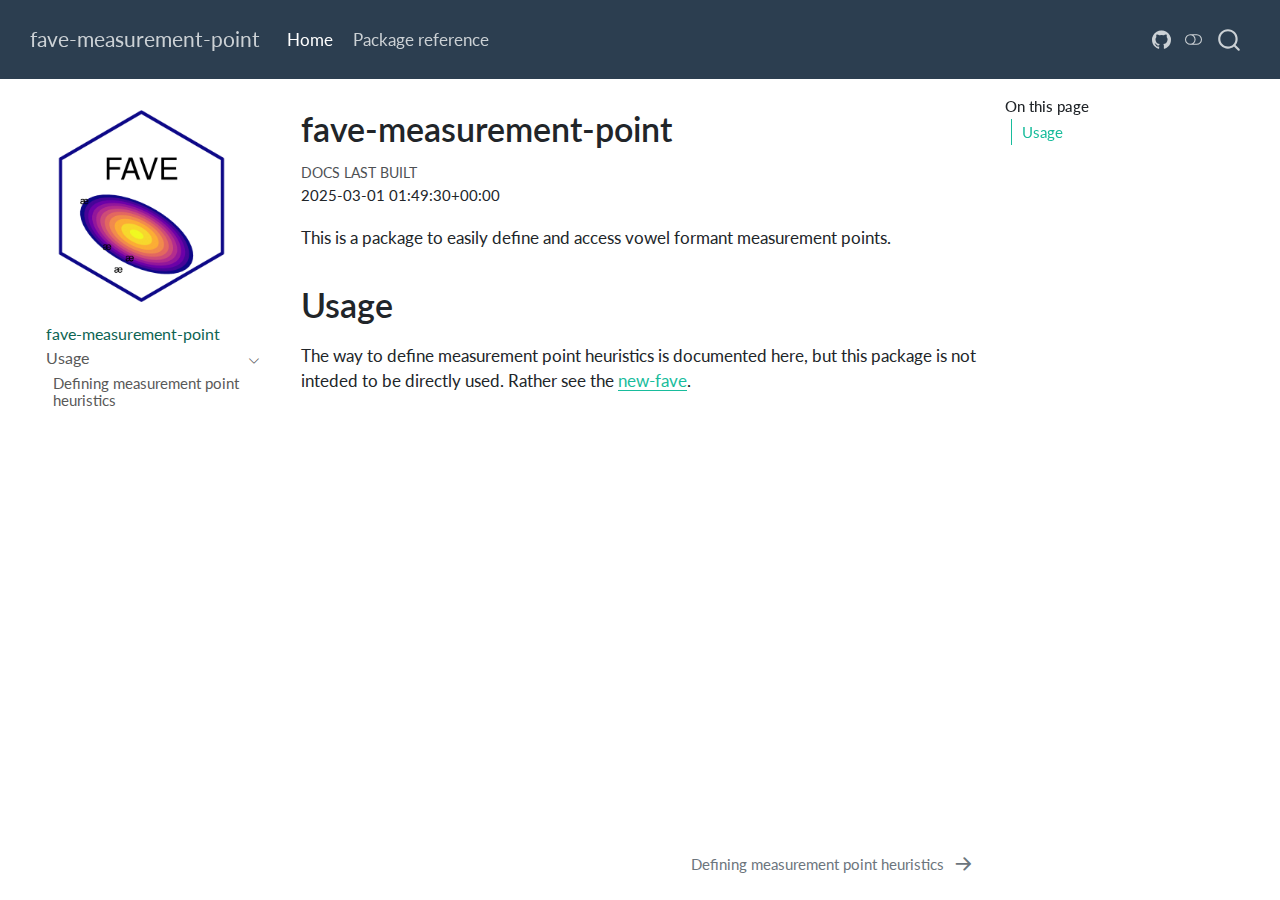
<file: index.html>
<!DOCTYPE html>
<html xmlns="http://www.w3.org/1999/xhtml" lang="en" xml:lang="en"><head>

<meta charset="utf-8">
<meta name="generator" content="quarto-1.6.42">

<meta name="viewport" content="width=device-width, initial-scale=1.0, user-scalable=yes">


<title>fave-measurement-point</title>
<style>
code{white-space: pre-wrap;}
span.smallcaps{font-variant: small-caps;}
div.columns{display: flex; gap: min(4vw, 1.5em);}
div.column{flex: auto; overflow-x: auto;}
div.hanging-indent{margin-left: 1.5em; text-indent: -1.5em;}
ul.task-list{list-style: none;}
ul.task-list li input[type="checkbox"] {
  width: 0.8em;
  margin: 0 0.8em 0.2em -1em; /* quarto-specific, see https://github.com/quarto-dev/quarto-cli/issues/4556 */ 
  vertical-align: middle;
}
</style>


<script src="site_libs/quarto-nav/quarto-nav.js"></script>
<script src="site_libs/quarto-nav/headroom.min.js"></script>
<script src="site_libs/clipboard/clipboard.min.js"></script>
<script src="site_libs/quarto-search/autocomplete.umd.js"></script>
<script src="site_libs/quarto-search/fuse.min.js"></script>
<script src="site_libs/quarto-search/quarto-search.js"></script>
<meta name="quarto:offset" content="./">
<link href="./usage/heuristic.html" rel="next">
<link href="./assets/logo.png" rel="icon" type="image/png">
<script src="site_libs/quarto-html/quarto.js"></script>
<script src="site_libs/quarto-html/popper.min.js"></script>
<script src="site_libs/quarto-html/tippy.umd.min.js"></script>
<script src="site_libs/quarto-html/anchor.min.js"></script>
<link href="site_libs/quarto-html/tippy.css" rel="stylesheet">
<link href="site_libs/quarto-html/quarto-syntax-highlighting-de84f8d6bb715db06a919283c2d1e787.css" rel="stylesheet" class="quarto-color-scheme" id="quarto-text-highlighting-styles">
<link href="site_libs/quarto-html/quarto-syntax-highlighting-dark-9a023c9ade86a60361e96e3e3f11bc54.css" rel="prefetch" class="quarto-color-scheme quarto-color-alternate" id="quarto-text-highlighting-styles">
<script src="site_libs/bootstrap/bootstrap.min.js"></script>
<link href="site_libs/bootstrap/bootstrap-icons.css" rel="stylesheet">
<link href="site_libs/bootstrap/bootstrap-8cf86bcb67ab4f939aa7666f40e6df60.min.css" rel="stylesheet" append-hash="true" class="quarto-color-scheme" id="quarto-bootstrap" data-mode="light">
<link href="site_libs/bootstrap/bootstrap-dark-3be78797370dd2ac6d95da109db65c6f.min.css" rel="prefetch" append-hash="true" class="quarto-color-scheme quarto-color-alternate" id="quarto-bootstrap" data-mode="dark">
<link href="site_libs/quarto-contrib/codenamelabel/codeblocklabel.css" rel="stylesheet">
<script id="quarto-search-options" type="application/json">{
  "location": "navbar",
  "copy-button": false,
  "collapse-after": 3,
  "panel-placement": "end",
  "type": "overlay",
  "limit": 50,
  "keyboard-shortcut": [
    "f",
    "/",
    "s"
  ],
  "show-item-context": false,
  "language": {
    "search-no-results-text": "No results",
    "search-matching-documents-text": "matching documents",
    "search-copy-link-title": "Copy link to search",
    "search-hide-matches-text": "Hide additional matches",
    "search-more-match-text": "more match in this document",
    "search-more-matches-text": "more matches in this document",
    "search-clear-button-title": "Clear",
    "search-text-placeholder": "",
    "search-detached-cancel-button-title": "Cancel",
    "search-submit-button-title": "Submit",
    "search-label": "Search"
  }
}</script>


<link rel="stylesheet" href="styles/styles.css">
</head>

<body class="nav-sidebar floating nav-fixed">

<div id="quarto-search-results"></div>
  <header id="quarto-header" class="headroom fixed-top">
    <nav class="navbar navbar-expand-lg " data-bs-theme="dark">
      <div class="navbar-container container-fluid">
      <div class="navbar-brand-container mx-auto">
    <a class="navbar-brand" href="./index.html">
    <span class="navbar-title">fave-measurement-point</span>
    </a>
  </div>
            <div id="quarto-search" class="" title="Search"></div>
          <button class="navbar-toggler" type="button" data-bs-toggle="collapse" data-bs-target="#navbarCollapse" aria-controls="navbarCollapse" role="menu" aria-expanded="false" aria-label="Toggle navigation" onclick="if (window.quartoToggleHeadroom) { window.quartoToggleHeadroom(); }">
  <span class="navbar-toggler-icon"></span>
</button>
          <div class="collapse navbar-collapse" id="navbarCollapse">
            <ul class="navbar-nav navbar-nav-scroll me-auto">
  <li class="nav-item">
    <a class="nav-link active" href="./index.html" aria-current="page"> 
<span class="menu-text">Home</span></a>
  </li>  
  <li class="nav-item">
    <a class="nav-link" href="./reference/"> 
<span class="menu-text">Package reference</span></a>
  </li>  
</ul>
            <ul class="navbar-nav navbar-nav-scroll ms-auto">
  <li class="nav-item compact">
    <a class="nav-link" href="https://github.com/Forced-Alignment-and-Vowel-Extraction/fave-measurement-point"> <i class="bi bi-github" role="img">
</i> 
<span class="menu-text"></span></a>
  </li>  
</ul>
          </div> <!-- /navcollapse -->
            <div class="quarto-navbar-tools">
  <a href="" class="quarto-color-scheme-toggle quarto-navigation-tool  px-1" onclick="window.quartoToggleColorScheme(); return false;" title="Toggle dark mode"><i class="bi"></i></a>
</div>
      </div> <!-- /container-fluid -->
    </nav>
  <nav class="quarto-secondary-nav">
    <div class="container-fluid d-flex">
      <button type="button" class="quarto-btn-toggle btn" data-bs-toggle="collapse" role="button" data-bs-target=".quarto-sidebar-collapse-item" aria-controls="quarto-sidebar" aria-expanded="false" aria-label="Toggle sidebar navigation" onclick="if (window.quartoToggleHeadroom) { window.quartoToggleHeadroom(); }">
        <i class="bi bi-layout-text-sidebar-reverse"></i>
      </button>
        <nav class="quarto-page-breadcrumbs" aria-label="breadcrumb"><ol class="breadcrumb"><li class="breadcrumb-item"><a href="./index.html">fave-measurement-point</a></li></ol></nav>
        <a class="flex-grow-1" role="navigation" data-bs-toggle="collapse" data-bs-target=".quarto-sidebar-collapse-item" aria-controls="quarto-sidebar" aria-expanded="false" aria-label="Toggle sidebar navigation" onclick="if (window.quartoToggleHeadroom) { window.quartoToggleHeadroom(); }">      
        </a>
    </div>
  </nav>
</header>
<!-- content -->
<div id="quarto-content" class="quarto-container page-columns page-rows-contents page-layout-article page-navbar">
<!-- sidebar -->
  <nav id="quarto-sidebar" class="sidebar collapse collapse-horizontal quarto-sidebar-collapse-item sidebar-navigation floating overflow-auto">
    <div class="pt-lg-2 mt-2 text-left sidebar-header sidebar-header-stacked">
      <a href="./index.html" class="sidebar-logo-link">
      <img src="./assets/logo.png" alt="" class="sidebar-logo py-0 d-lg-inline d-none">
      </a>
      </div>
    <div class="sidebar-menu-container"> 
    <ul class="list-unstyled mt-1">
        <li class="sidebar-item">
  <div class="sidebar-item-container"> 
  <a href="./index.html" class="sidebar-item-text sidebar-link active">
 <span class="menu-text">fave-measurement-point</span></a>
  </div>
</li>
        <li class="sidebar-item sidebar-item-section">
      <div class="sidebar-item-container"> 
            <a class="sidebar-item-text sidebar-link text-start" data-bs-toggle="collapse" data-bs-target="#quarto-sidebar-section-1" role="navigation" aria-expanded="true">
 <span class="menu-text">Usage</span></a>
          <a class="sidebar-item-toggle text-start" data-bs-toggle="collapse" data-bs-target="#quarto-sidebar-section-1" role="navigation" aria-expanded="true" aria-label="Toggle section">
            <i class="bi bi-chevron-right ms-2"></i>
          </a> 
      </div>
      <ul id="quarto-sidebar-section-1" class="collapse list-unstyled sidebar-section depth1 show">  
          <li class="sidebar-item">
  <div class="sidebar-item-container"> 
  <a href="./usage/heuristic.html" class="sidebar-item-text sidebar-link">
 <span class="menu-text">Defining measurement point heuristics</span></a>
  </div>
</li>
      </ul>
  </li>
    </ul>
    </div>
</nav>
<div id="quarto-sidebar-glass" class="quarto-sidebar-collapse-item" data-bs-toggle="collapse" data-bs-target=".quarto-sidebar-collapse-item"></div>
<!-- margin-sidebar -->
    <div id="quarto-margin-sidebar" class="sidebar margin-sidebar">
        <nav id="TOC" role="doc-toc" class="toc-active">
    <h2 id="toc-title">On this page</h2>
   
  <ul>
  <li><a href="#usage" id="toc-usage" class="nav-link active" data-scroll-target="#usage">Usage</a></li>
  </ul>
</nav>
    </div>
<!-- main -->
<main class="content" id="quarto-document-content">

<header id="title-block-header" class="quarto-title-block default">
<div class="quarto-title">
<h1 class="title">fave-measurement-point</h1>
</div>



<div class="quarto-title-meta">

    
  
    <div>
    <div class="quarto-title-meta-heading">Docs Last Built</div>
    <div class="quarto-title-meta-contents">
      <p class="date-modified">2025-03-01 01:49:30+00:00</p>
    </div>
  </div>
    
  </div>
  


</header>


<p>This is a package to easily define and access vowel formant measurement points.</p>
<section id="usage" class="level1">
<h1>Usage</h1>
<p>The way to define measurement point heuristics is documented here, but this package is not inteded to be directly used. Rather see the <a href="https://forced-alignment-and-vowel-extraction.github.io/new-fave/">new-fave</a>.</p>


</section>

</main> <!-- /main -->
<script id="quarto-html-after-body" type="application/javascript">
window.document.addEventListener("DOMContentLoaded", function (event) {
  const toggleBodyColorMode = (bsSheetEl) => {
    const mode = bsSheetEl.getAttribute("data-mode");
    const bodyEl = window.document.querySelector("body");
    if (mode === "dark") {
      bodyEl.classList.add("quarto-dark");
      bodyEl.classList.remove("quarto-light");
    } else {
      bodyEl.classList.add("quarto-light");
      bodyEl.classList.remove("quarto-dark");
    }
  }
  const toggleBodyColorPrimary = () => {
    const bsSheetEl = window.document.querySelector("link#quarto-bootstrap");
    if (bsSheetEl) {
      toggleBodyColorMode(bsSheetEl);
    }
  }
  toggleBodyColorPrimary();  
  const disableStylesheet = (stylesheets) => {
    for (let i=0; i < stylesheets.length; i++) {
      const stylesheet = stylesheets[i];
      stylesheet.rel = 'prefetch';
    }
  }
  const enableStylesheet = (stylesheets) => {
    for (let i=0; i < stylesheets.length; i++) {
      const stylesheet = stylesheets[i];
      stylesheet.rel = 'stylesheet';
    }
  }
  const manageTransitions = (selector, allowTransitions) => {
    const els = window.document.querySelectorAll(selector);
    for (let i=0; i < els.length; i++) {
      const el = els[i];
      if (allowTransitions) {
        el.classList.remove('notransition');
      } else {
        el.classList.add('notransition');
      }
    }
  }
  const toggleGiscusIfUsed = (isAlternate, darkModeDefault) => {
    const baseTheme = document.querySelector('#giscus-base-theme')?.value ?? 'light';
    const alternateTheme = document.querySelector('#giscus-alt-theme')?.value ?? 'dark';
    let newTheme = '';
    if(darkModeDefault) {
      newTheme = isAlternate ? baseTheme : alternateTheme;
    } else {
      newTheme = isAlternate ? alternateTheme : baseTheme;
    }
    const changeGiscusTheme = () => {
      // From: https://github.com/giscus/giscus/issues/336
      const sendMessage = (message) => {
        const iframe = document.querySelector('iframe.giscus-frame');
        if (!iframe) return;
        iframe.contentWindow.postMessage({ giscus: message }, 'https://giscus.app');
      }
      sendMessage({
        setConfig: {
          theme: newTheme
        }
      });
    }
    const isGiscussLoaded = window.document.querySelector('iframe.giscus-frame') !== null;
    if (isGiscussLoaded) {
      changeGiscusTheme();
    }
  }
  const toggleColorMode = (alternate) => {
    // Switch the stylesheets
    const alternateStylesheets = window.document.querySelectorAll('link.quarto-color-scheme.quarto-color-alternate');
    manageTransitions('#quarto-margin-sidebar .nav-link', false);
    if (alternate) {
      enableStylesheet(alternateStylesheets);
      for (const sheetNode of alternateStylesheets) {
        if (sheetNode.id === "quarto-bootstrap") {
          toggleBodyColorMode(sheetNode);
        }
      }
    } else {
      disableStylesheet(alternateStylesheets);
      toggleBodyColorPrimary();
    }
    manageTransitions('#quarto-margin-sidebar .nav-link', true);
    // Switch the toggles
    const toggles = window.document.querySelectorAll('.quarto-color-scheme-toggle');
    for (let i=0; i < toggles.length; i++) {
      const toggle = toggles[i];
      if (toggle) {
        if (alternate) {
          toggle.classList.add("alternate");     
        } else {
          toggle.classList.remove("alternate");
        }
      }
    }
    // Hack to workaround the fact that safari doesn't
    // properly recolor the scrollbar when toggling (#1455)
    if (navigator.userAgent.indexOf('Safari') > 0 && navigator.userAgent.indexOf('Chrome') == -1) {
      manageTransitions("body", false);
      window.scrollTo(0, 1);
      setTimeout(() => {
        window.scrollTo(0, 0);
        manageTransitions("body", true);
      }, 40);  
    }
  }
  const isFileUrl = () => { 
    return window.location.protocol === 'file:';
  }
  const hasAlternateSentinel = () => {  
    let styleSentinel = getColorSchemeSentinel();
    if (styleSentinel !== null) {
      return styleSentinel === "alternate";
    } else {
      return false;
    }
  }
  const setStyleSentinel = (alternate) => {
    const value = alternate ? "alternate" : "default";
    if (!isFileUrl()) {
      window.localStorage.setItem("quarto-color-scheme", value);
    } else {
      localAlternateSentinel = value;
    }
  }
  const getColorSchemeSentinel = () => {
    if (!isFileUrl()) {
      const storageValue = window.localStorage.getItem("quarto-color-scheme");
      return storageValue != null ? storageValue : localAlternateSentinel;
    } else {
      return localAlternateSentinel;
    }
  }
  const darkModeDefault = false;
  let localAlternateSentinel = darkModeDefault ? 'alternate' : 'default';
  // Dark / light mode switch
  window.quartoToggleColorScheme = () => {
    // Read the current dark / light value 
    let toAlternate = !hasAlternateSentinel();
    toggleColorMode(toAlternate);
    setStyleSentinel(toAlternate);
    toggleGiscusIfUsed(toAlternate, darkModeDefault);
  };
  // Ensure there is a toggle, if there isn't float one in the top right
  if (window.document.querySelector('.quarto-color-scheme-toggle') === null) {
    const a = window.document.createElement('a');
    a.classList.add('top-right');
    a.classList.add('quarto-color-scheme-toggle');
    a.href = "";
    a.onclick = function() { try { window.quartoToggleColorScheme(); } catch {} return false; };
    const i = window.document.createElement("i");
    i.classList.add('bi');
    a.appendChild(i);
    window.document.body.appendChild(a);
  }
  // Switch to dark mode if need be
  if (hasAlternateSentinel()) {
    toggleColorMode(true);
  } else {
    toggleColorMode(false);
  }
  const icon = "";
  const anchorJS = new window.AnchorJS();
  anchorJS.options = {
    placement: 'right',
    icon: icon
  };
  anchorJS.add('.anchored');
  const isCodeAnnotation = (el) => {
    for (const clz of el.classList) {
      if (clz.startsWith('code-annotation-')) {                     
        return true;
      }
    }
    return false;
  }
  const onCopySuccess = function(e) {
    // button target
    const button = e.trigger;
    // don't keep focus
    button.blur();
    // flash "checked"
    button.classList.add('code-copy-button-checked');
    var currentTitle = button.getAttribute("title");
    button.setAttribute("title", "Copied!");
    let tooltip;
    if (window.bootstrap) {
      button.setAttribute("data-bs-toggle", "tooltip");
      button.setAttribute("data-bs-placement", "left");
      button.setAttribute("data-bs-title", "Copied!");
      tooltip = new bootstrap.Tooltip(button, 
        { trigger: "manual", 
          customClass: "code-copy-button-tooltip",
          offset: [0, -8]});
      tooltip.show();    
    }
    setTimeout(function() {
      if (tooltip) {
        tooltip.hide();
        button.removeAttribute("data-bs-title");
        button.removeAttribute("data-bs-toggle");
        button.removeAttribute("data-bs-placement");
      }
      button.setAttribute("title", currentTitle);
      button.classList.remove('code-copy-button-checked');
    }, 1000);
    // clear code selection
    e.clearSelection();
  }
  const getTextToCopy = function(trigger) {
      const codeEl = trigger.previousElementSibling.cloneNode(true);
      for (const childEl of codeEl.children) {
        if (isCodeAnnotation(childEl)) {
          childEl.remove();
        }
      }
      return codeEl.innerText;
  }
  const clipboard = new window.ClipboardJS('.code-copy-button:not([data-in-quarto-modal])', {
    text: getTextToCopy
  });
  clipboard.on('success', onCopySuccess);
  if (window.document.getElementById('quarto-embedded-source-code-modal')) {
    const clipboardModal = new window.ClipboardJS('.code-copy-button[data-in-quarto-modal]', {
      text: getTextToCopy,
      container: window.document.getElementById('quarto-embedded-source-code-modal')
    });
    clipboardModal.on('success', onCopySuccess);
  }
    var localhostRegex = new RegExp(/^(?:http|https):\/\/localhost\:?[0-9]*\//);
    var mailtoRegex = new RegExp(/^mailto:/);
      var filterRegex = new RegExp("https:\/\/Forced-Alignment-and-Vowel-Extraction\.github\.io\/fave-measurement-point\/");
    var isInternal = (href) => {
        return filterRegex.test(href) || localhostRegex.test(href) || mailtoRegex.test(href);
    }
    // Inspect non-navigation links and adorn them if external
 	var links = window.document.querySelectorAll('a[href]:not(.nav-link):not(.navbar-brand):not(.toc-action):not(.sidebar-link):not(.sidebar-item-toggle):not(.pagination-link):not(.no-external):not([aria-hidden]):not(.dropdown-item):not(.quarto-navigation-tool):not(.about-link)');
    for (var i=0; i<links.length; i++) {
      const link = links[i];
      if (!isInternal(link.href)) {
        // undo the damage that might have been done by quarto-nav.js in the case of
        // links that we want to consider external
        if (link.dataset.originalHref !== undefined) {
          link.href = link.dataset.originalHref;
        }
      }
    }
  function tippyHover(el, contentFn, onTriggerFn, onUntriggerFn) {
    const config = {
      allowHTML: true,
      maxWidth: 500,
      delay: 100,
      arrow: false,
      appendTo: function(el) {
          return el.parentElement;
      },
      interactive: true,
      interactiveBorder: 10,
      theme: 'quarto',
      placement: 'bottom-start',
    };
    if (contentFn) {
      config.content = contentFn;
    }
    if (onTriggerFn) {
      config.onTrigger = onTriggerFn;
    }
    if (onUntriggerFn) {
      config.onUntrigger = onUntriggerFn;
    }
    window.tippy(el, config); 
  }
  const noterefs = window.document.querySelectorAll('a[role="doc-noteref"]');
  for (var i=0; i<noterefs.length; i++) {
    const ref = noterefs[i];
    tippyHover(ref, function() {
      // use id or data attribute instead here
      let href = ref.getAttribute('data-footnote-href') || ref.getAttribute('href');
      try { href = new URL(href).hash; } catch {}
      const id = href.replace(/^#\/?/, "");
      const note = window.document.getElementById(id);
      if (note) {
        return note.innerHTML;
      } else {
        return "";
      }
    });
  }
  const xrefs = window.document.querySelectorAll('a.quarto-xref');
  const processXRef = (id, note) => {
    // Strip column container classes
    const stripColumnClz = (el) => {
      el.classList.remove("page-full", "page-columns");
      if (el.children) {
        for (const child of el.children) {
          stripColumnClz(child);
        }
      }
    }
    stripColumnClz(note)
    if (id === null || id.startsWith('sec-')) {
      // Special case sections, only their first couple elements
      const container = document.createElement("div");
      if (note.children && note.children.length > 2) {
        container.appendChild(note.children[0].cloneNode(true));
        for (let i = 1; i < note.children.length; i++) {
          const child = note.children[i];
          if (child.tagName === "P" && child.innerText === "") {
            continue;
          } else {
            container.appendChild(child.cloneNode(true));
            break;
          }
        }
        if (window.Quarto?.typesetMath) {
          window.Quarto.typesetMath(container);
        }
        return container.innerHTML
      } else {
        if (window.Quarto?.typesetMath) {
          window.Quarto.typesetMath(note);
        }
        return note.innerHTML;
      }
    } else {
      // Remove any anchor links if they are present
      const anchorLink = note.querySelector('a.anchorjs-link');
      if (anchorLink) {
        anchorLink.remove();
      }
      if (window.Quarto?.typesetMath) {
        window.Quarto.typesetMath(note);
      }
      if (note.classList.contains("callout")) {
        return note.outerHTML;
      } else {
        return note.innerHTML;
      }
    }
  }
  for (var i=0; i<xrefs.length; i++) {
    const xref = xrefs[i];
    tippyHover(xref, undefined, function(instance) {
      instance.disable();
      let url = xref.getAttribute('href');
      let hash = undefined; 
      if (url.startsWith('#')) {
        hash = url;
      } else {
        try { hash = new URL(url).hash; } catch {}
      }
      if (hash) {
        const id = hash.replace(/^#\/?/, "");
        const note = window.document.getElementById(id);
        if (note !== null) {
          try {
            const html = processXRef(id, note.cloneNode(true));
            instance.setContent(html);
          } finally {
            instance.enable();
            instance.show();
          }
        } else {
          // See if we can fetch this
          fetch(url.split('#')[0])
          .then(res => res.text())
          .then(html => {
            const parser = new DOMParser();
            const htmlDoc = parser.parseFromString(html, "text/html");
            const note = htmlDoc.getElementById(id);
            if (note !== null) {
              const html = processXRef(id, note);
              instance.setContent(html);
            } 
          }).finally(() => {
            instance.enable();
            instance.show();
          });
        }
      } else {
        // See if we can fetch a full url (with no hash to target)
        // This is a special case and we should probably do some content thinning / targeting
        fetch(url)
        .then(res => res.text())
        .then(html => {
          const parser = new DOMParser();
          const htmlDoc = parser.parseFromString(html, "text/html");
          const note = htmlDoc.querySelector('main.content');
          if (note !== null) {
            // This should only happen for chapter cross references
            // (since there is no id in the URL)
            // remove the first header
            if (note.children.length > 0 && note.children[0].tagName === "HEADER") {
              note.children[0].remove();
            }
            const html = processXRef(null, note);
            instance.setContent(html);
          } 
        }).finally(() => {
          instance.enable();
          instance.show();
        });
      }
    }, function(instance) {
    });
  }
      let selectedAnnoteEl;
      const selectorForAnnotation = ( cell, annotation) => {
        let cellAttr = 'data-code-cell="' + cell + '"';
        let lineAttr = 'data-code-annotation="' +  annotation + '"';
        const selector = 'span[' + cellAttr + '][' + lineAttr + ']';
        return selector;
      }
      const selectCodeLines = (annoteEl) => {
        const doc = window.document;
        const targetCell = annoteEl.getAttribute("data-target-cell");
        const targetAnnotation = annoteEl.getAttribute("data-target-annotation");
        const annoteSpan = window.document.querySelector(selectorForAnnotation(targetCell, targetAnnotation));
        const lines = annoteSpan.getAttribute("data-code-lines").split(",");
        const lineIds = lines.map((line) => {
          return targetCell + "-" + line;
        })
        let top = null;
        let height = null;
        let parent = null;
        if (lineIds.length > 0) {
            //compute the position of the single el (top and bottom and make a div)
            const el = window.document.getElementById(lineIds[0]);
            top = el.offsetTop;
            height = el.offsetHeight;
            parent = el.parentElement.parentElement;
          if (lineIds.length > 1) {
            const lastEl = window.document.getElementById(lineIds[lineIds.length - 1]);
            const bottom = lastEl.offsetTop + lastEl.offsetHeight;
            height = bottom - top;
          }
          if (top !== null && height !== null && parent !== null) {
            // cook up a div (if necessary) and position it 
            let div = window.document.getElementById("code-annotation-line-highlight");
            if (div === null) {
              div = window.document.createElement("div");
              div.setAttribute("id", "code-annotation-line-highlight");
              div.style.position = 'absolute';
              parent.appendChild(div);
            }
            div.style.top = top - 2 + "px";
            div.style.height = height + 4 + "px";
            div.style.left = 0;
            let gutterDiv = window.document.getElementById("code-annotation-line-highlight-gutter");
            if (gutterDiv === null) {
              gutterDiv = window.document.createElement("div");
              gutterDiv.setAttribute("id", "code-annotation-line-highlight-gutter");
              gutterDiv.style.position = 'absolute';
              const codeCell = window.document.getElementById(targetCell);
              const gutter = codeCell.querySelector('.code-annotation-gutter');
              gutter.appendChild(gutterDiv);
            }
            gutterDiv.style.top = top - 2 + "px";
            gutterDiv.style.height = height + 4 + "px";
          }
          selectedAnnoteEl = annoteEl;
        }
      };
      const unselectCodeLines = () => {
        const elementsIds = ["code-annotation-line-highlight", "code-annotation-line-highlight-gutter"];
        elementsIds.forEach((elId) => {
          const div = window.document.getElementById(elId);
          if (div) {
            div.remove();
          }
        });
        selectedAnnoteEl = undefined;
      };
        // Handle positioning of the toggle
    window.addEventListener(
      "resize",
      throttle(() => {
        elRect = undefined;
        if (selectedAnnoteEl) {
          selectCodeLines(selectedAnnoteEl);
        }
      }, 10)
    );
    function throttle(fn, ms) {
    let throttle = false;
    let timer;
      return (...args) => {
        if(!throttle) { // first call gets through
            fn.apply(this, args);
            throttle = true;
        } else { // all the others get throttled
            if(timer) clearTimeout(timer); // cancel #2
            timer = setTimeout(() => {
              fn.apply(this, args);
              timer = throttle = false;
            }, ms);
        }
      };
    }
      // Attach click handler to the DT
      const annoteDls = window.document.querySelectorAll('dt[data-target-cell]');
      for (const annoteDlNode of annoteDls) {
        annoteDlNode.addEventListener('click', (event) => {
          const clickedEl = event.target;
          if (clickedEl !== selectedAnnoteEl) {
            unselectCodeLines();
            const activeEl = window.document.querySelector('dt[data-target-cell].code-annotation-active');
            if (activeEl) {
              activeEl.classList.remove('code-annotation-active');
            }
            selectCodeLines(clickedEl);
            clickedEl.classList.add('code-annotation-active');
          } else {
            // Unselect the line
            unselectCodeLines();
            clickedEl.classList.remove('code-annotation-active');
          }
        });
      }
  const findCites = (el) => {
    const parentEl = el.parentElement;
    if (parentEl) {
      const cites = parentEl.dataset.cites;
      if (cites) {
        return {
          el,
          cites: cites.split(' ')
        };
      } else {
        return findCites(el.parentElement)
      }
    } else {
      return undefined;
    }
  };
  var bibliorefs = window.document.querySelectorAll('a[role="doc-biblioref"]');
  for (var i=0; i<bibliorefs.length; i++) {
    const ref = bibliorefs[i];
    const citeInfo = findCites(ref);
    if (citeInfo) {
      tippyHover(citeInfo.el, function() {
        var popup = window.document.createElement('div');
        citeInfo.cites.forEach(function(cite) {
          var citeDiv = window.document.createElement('div');
          citeDiv.classList.add('hanging-indent');
          citeDiv.classList.add('csl-entry');
          var biblioDiv = window.document.getElementById('ref-' + cite);
          if (biblioDiv) {
            citeDiv.innerHTML = biblioDiv.innerHTML;
          }
          popup.appendChild(citeDiv);
        });
        return popup.innerHTML;
      });
    }
  }
});
</script>
<nav class="page-navigation">
  <div class="nav-page nav-page-previous">
  </div>
  <div class="nav-page nav-page-next">
      <a href="./usage/heuristic.html" class="pagination-link" aria-label="Defining measurement point heuristics">
        <span class="nav-page-text">Defining measurement point heuristics</span> <i class="bi bi-arrow-right-short"></i>
      </a>
  </div>
</nav>
</div> <!-- /content -->




</body></html>
</file>
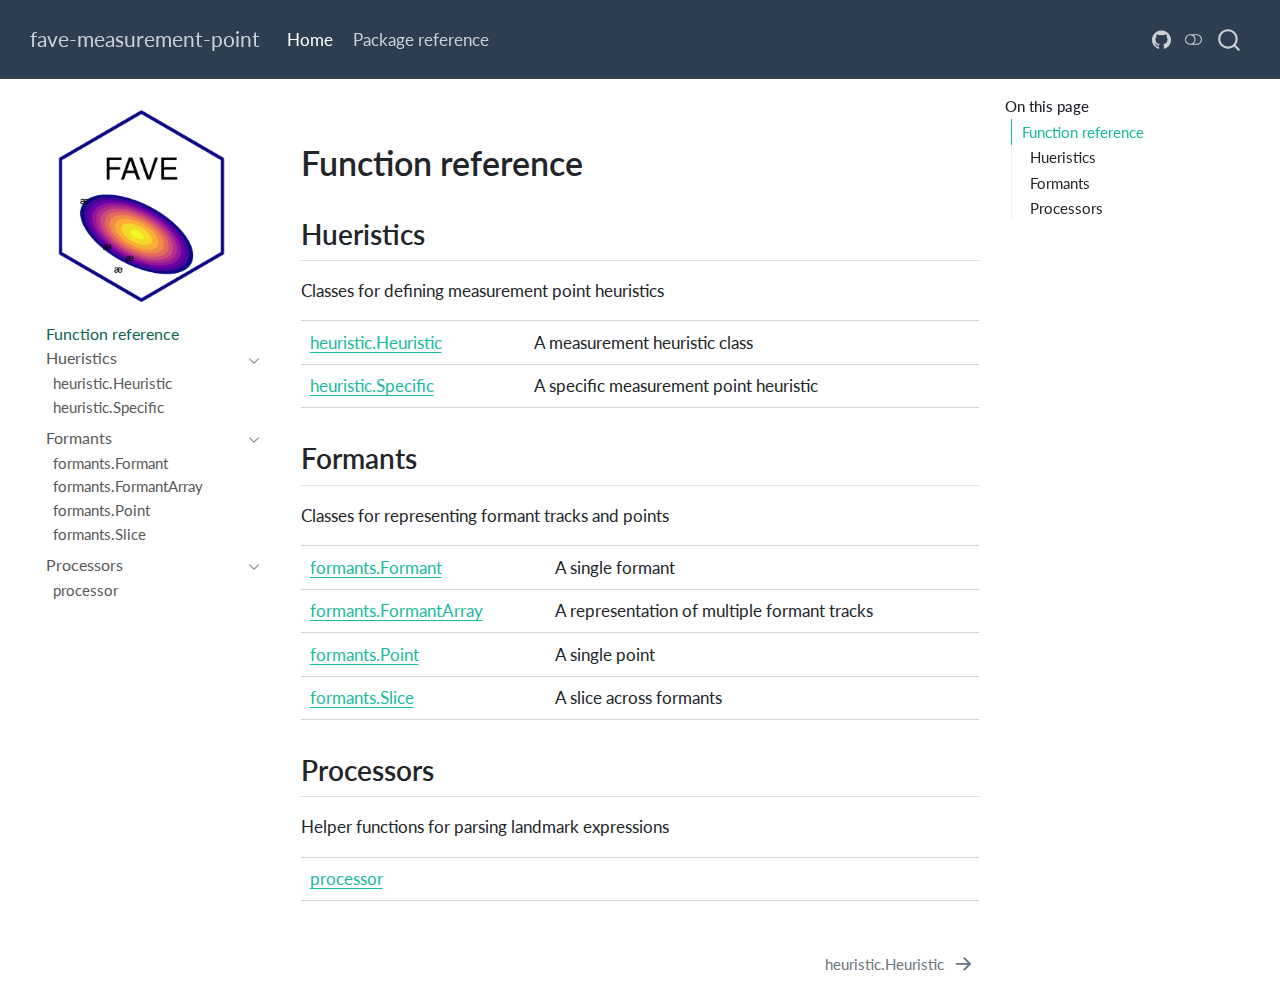
<file: reference/index.html>
<!DOCTYPE html>
<html xmlns="http://www.w3.org/1999/xhtml" lang="en" xml:lang="en"><head>

<meta charset="utf-8">
<meta name="generator" content="quarto-1.6.42">

<meta name="viewport" content="width=device-width, initial-scale=1.0, user-scalable=yes">


<title>index – fave-measurement-point</title>
<style>
code{white-space: pre-wrap;}
span.smallcaps{font-variant: small-caps;}
div.columns{display: flex; gap: min(4vw, 1.5em);}
div.column{flex: auto; overflow-x: auto;}
div.hanging-indent{margin-left: 1.5em; text-indent: -1.5em;}
ul.task-list{list-style: none;}
ul.task-list li input[type="checkbox"] {
  width: 0.8em;
  margin: 0 0.8em 0.2em -1em; /* quarto-specific, see https://github.com/quarto-dev/quarto-cli/issues/4556 */ 
  vertical-align: middle;
}
</style>


<script src="../site_libs/quarto-nav/quarto-nav.js"></script>
<script src="../site_libs/quarto-nav/headroom.min.js"></script>
<script src="../site_libs/clipboard/clipboard.min.js"></script>
<script src="../site_libs/quarto-search/autocomplete.umd.js"></script>
<script src="../site_libs/quarto-search/fuse.min.js"></script>
<script src="../site_libs/quarto-search/quarto-search.js"></script>
<meta name="quarto:offset" content="../">
<link href="../reference/heuristic.Heuristic.html" rel="next">
<link href="../assets/logo.png" rel="icon" type="image/png">
<script src="../site_libs/quarto-html/quarto.js"></script>
<script src="../site_libs/quarto-html/popper.min.js"></script>
<script src="../site_libs/quarto-html/tippy.umd.min.js"></script>
<script src="../site_libs/quarto-html/anchor.min.js"></script>
<link href="../site_libs/quarto-html/tippy.css" rel="stylesheet">
<link href="../site_libs/quarto-html/quarto-syntax-highlighting-de84f8d6bb715db06a919283c2d1e787.css" rel="stylesheet" class="quarto-color-scheme" id="quarto-text-highlighting-styles">
<link href="../site_libs/quarto-html/quarto-syntax-highlighting-dark-9a023c9ade86a60361e96e3e3f11bc54.css" rel="prefetch" class="quarto-color-scheme quarto-color-alternate" id="quarto-text-highlighting-styles">
<script src="../site_libs/bootstrap/bootstrap.min.js"></script>
<link href="../site_libs/bootstrap/bootstrap-icons.css" rel="stylesheet">
<link href="../site_libs/bootstrap/bootstrap-8cf86bcb67ab4f939aa7666f40e6df60.min.css" rel="stylesheet" append-hash="true" class="quarto-color-scheme" id="quarto-bootstrap" data-mode="light">
<link href="../site_libs/bootstrap/bootstrap-dark-3be78797370dd2ac6d95da109db65c6f.min.css" rel="prefetch" append-hash="true" class="quarto-color-scheme quarto-color-alternate" id="quarto-bootstrap" data-mode="dark">
<link href="../site_libs/quarto-contrib/codenamelabel/codeblocklabel.css" rel="stylesheet">
<script id="quarto-search-options" type="application/json">{
  "location": "navbar",
  "copy-button": false,
  "collapse-after": 3,
  "panel-placement": "end",
  "type": "overlay",
  "limit": 50,
  "keyboard-shortcut": [
    "f",
    "/",
    "s"
  ],
  "show-item-context": false,
  "language": {
    "search-no-results-text": "No results",
    "search-matching-documents-text": "matching documents",
    "search-copy-link-title": "Copy link to search",
    "search-hide-matches-text": "Hide additional matches",
    "search-more-match-text": "more match in this document",
    "search-more-matches-text": "more matches in this document",
    "search-clear-button-title": "Clear",
    "search-text-placeholder": "",
    "search-detached-cancel-button-title": "Cancel",
    "search-submit-button-title": "Submit",
    "search-label": "Search"
  }
}</script>


<link rel="stylesheet" href="../styles/styles.css">
</head>

<body class="nav-sidebar floating nav-fixed">

<div id="quarto-search-results"></div>
  <header id="quarto-header" class="headroom fixed-top">
    <nav class="navbar navbar-expand-lg " data-bs-theme="dark">
      <div class="navbar-container container-fluid">
      <div class="navbar-brand-container mx-auto">
    <a class="navbar-brand" href="../index.html">
    <span class="navbar-title">fave-measurement-point</span>
    </a>
  </div>
            <div id="quarto-search" class="" title="Search"></div>
          <button class="navbar-toggler" type="button" data-bs-toggle="collapse" data-bs-target="#navbarCollapse" aria-controls="navbarCollapse" role="menu" aria-expanded="false" aria-label="Toggle navigation" onclick="if (window.quartoToggleHeadroom) { window.quartoToggleHeadroom(); }">
  <span class="navbar-toggler-icon"></span>
</button>
          <div class="collapse navbar-collapse" id="navbarCollapse">
            <ul class="navbar-nav navbar-nav-scroll me-auto">
  <li class="nav-item">
    <a class="nav-link active" href="../index.html" aria-current="page"> 
<span class="menu-text">Home</span></a>
  </li>  
  <li class="nav-item">
    <a class="nav-link" href="../reference/"> 
<span class="menu-text">Package reference</span></a>
  </li>  
</ul>
            <ul class="navbar-nav navbar-nav-scroll ms-auto">
  <li class="nav-item compact">
    <a class="nav-link" href="https://github.com/Forced-Alignment-and-Vowel-Extraction/fave-measurement-point"> <i class="bi bi-github" role="img">
</i> 
<span class="menu-text"></span></a>
  </li>  
</ul>
          </div> <!-- /navcollapse -->
            <div class="quarto-navbar-tools">
  <a href="" class="quarto-color-scheme-toggle quarto-navigation-tool  px-1" onclick="window.quartoToggleColorScheme(); return false;" title="Toggle dark mode"><i class="bi"></i></a>
</div>
      </div> <!-- /container-fluid -->
    </nav>
  <nav class="quarto-secondary-nav">
    <div class="container-fluid d-flex">
      <button type="button" class="quarto-btn-toggle btn" data-bs-toggle="collapse" role="button" data-bs-target=".quarto-sidebar-collapse-item" aria-controls="quarto-sidebar" aria-expanded="false" aria-label="Toggle sidebar navigation" onclick="if (window.quartoToggleHeadroom) { window.quartoToggleHeadroom(); }">
        <i class="bi bi-layout-text-sidebar-reverse"></i>
      </button>
        <nav class="quarto-page-breadcrumbs" aria-label="breadcrumb"><ol class="breadcrumb"><li class="breadcrumb-item"><a href="../reference/index.html">Function reference</a></li></ol></nav>
        <a class="flex-grow-1" role="navigation" data-bs-toggle="collapse" data-bs-target=".quarto-sidebar-collapse-item" aria-controls="quarto-sidebar" aria-expanded="false" aria-label="Toggle sidebar navigation" onclick="if (window.quartoToggleHeadroom) { window.quartoToggleHeadroom(); }">      
        </a>
    </div>
  </nav>
</header>
<!-- content -->
<div id="quarto-content" class="quarto-container page-columns page-rows-contents page-layout-article page-navbar">
<!-- sidebar -->
  <nav id="quarto-sidebar" class="sidebar collapse collapse-horizontal quarto-sidebar-collapse-item sidebar-navigation floating overflow-auto">
    <div class="pt-lg-2 mt-2 text-left sidebar-header">
      <a href="../index.html" class="sidebar-logo-link">
      <img src="../assets/logo.png" alt="" class="sidebar-logo py-0 d-lg-inline d-none">
      </a>
      </div>
    <div class="sidebar-menu-container"> 
    <ul class="list-unstyled mt-1">
        <li class="sidebar-item">
  <div class="sidebar-item-container"> 
  <a href="../reference/index.html" class="sidebar-item-text sidebar-link active">
 <span class="menu-text">Function reference</span></a>
  </div>
</li>
        <li class="sidebar-item sidebar-item-section">
      <div class="sidebar-item-container"> 
            <a class="sidebar-item-text sidebar-link text-start" data-bs-toggle="collapse" data-bs-target="#quarto-sidebar-section-1" role="navigation" aria-expanded="true">
 <span class="menu-text">Hueristics</span></a>
          <a class="sidebar-item-toggle text-start" data-bs-toggle="collapse" data-bs-target="#quarto-sidebar-section-1" role="navigation" aria-expanded="true" aria-label="Toggle section">
            <i class="bi bi-chevron-right ms-2"></i>
          </a> 
      </div>
      <ul id="quarto-sidebar-section-1" class="collapse list-unstyled sidebar-section depth1 show">  
          <li class="sidebar-item">
  <div class="sidebar-item-container"> 
  <a href="../reference/heuristic.Heuristic.html" class="sidebar-item-text sidebar-link">
 <span class="menu-text">heuristic.Heuristic</span></a>
  </div>
</li>
          <li class="sidebar-item">
  <div class="sidebar-item-container"> 
  <a href="../reference/heuristic.Specific.html" class="sidebar-item-text sidebar-link">
 <span class="menu-text">heuristic.Specific</span></a>
  </div>
</li>
      </ul>
  </li>
        <li class="sidebar-item sidebar-item-section">
      <div class="sidebar-item-container"> 
            <a class="sidebar-item-text sidebar-link text-start" data-bs-toggle="collapse" data-bs-target="#quarto-sidebar-section-2" role="navigation" aria-expanded="true">
 <span class="menu-text">Formants</span></a>
          <a class="sidebar-item-toggle text-start" data-bs-toggle="collapse" data-bs-target="#quarto-sidebar-section-2" role="navigation" aria-expanded="true" aria-label="Toggle section">
            <i class="bi bi-chevron-right ms-2"></i>
          </a> 
      </div>
      <ul id="quarto-sidebar-section-2" class="collapse list-unstyled sidebar-section depth1 show">  
          <li class="sidebar-item">
  <div class="sidebar-item-container"> 
  <a href="../reference/formants.Formant.html" class="sidebar-item-text sidebar-link">
 <span class="menu-text">formants.Formant</span></a>
  </div>
</li>
          <li class="sidebar-item">
  <div class="sidebar-item-container"> 
  <a href="../reference/formants.FormantArray.html" class="sidebar-item-text sidebar-link">
 <span class="menu-text">formants.FormantArray</span></a>
  </div>
</li>
          <li class="sidebar-item">
  <div class="sidebar-item-container"> 
  <a href="../reference/formants.Point.html" class="sidebar-item-text sidebar-link">
 <span class="menu-text">formants.Point</span></a>
  </div>
</li>
          <li class="sidebar-item">
  <div class="sidebar-item-container"> 
  <a href="../reference/formants.Slice.html" class="sidebar-item-text sidebar-link">
 <span class="menu-text">formants.Slice</span></a>
  </div>
</li>
      </ul>
  </li>
        <li class="sidebar-item sidebar-item-section">
      <div class="sidebar-item-container"> 
            <a class="sidebar-item-text sidebar-link text-start" data-bs-toggle="collapse" data-bs-target="#quarto-sidebar-section-3" role="navigation" aria-expanded="true">
 <span class="menu-text">Processors</span></a>
          <a class="sidebar-item-toggle text-start" data-bs-toggle="collapse" data-bs-target="#quarto-sidebar-section-3" role="navigation" aria-expanded="true" aria-label="Toggle section">
            <i class="bi bi-chevron-right ms-2"></i>
          </a> 
      </div>
      <ul id="quarto-sidebar-section-3" class="collapse list-unstyled sidebar-section depth1 show">  
          <li class="sidebar-item">
  <div class="sidebar-item-container"> 
  <a href="../reference/processor.html" class="sidebar-item-text sidebar-link">
 <span class="menu-text">processor</span></a>
  </div>
</li>
      </ul>
  </li>
    </ul>
    </div>
</nav>
<div id="quarto-sidebar-glass" class="quarto-sidebar-collapse-item" data-bs-toggle="collapse" data-bs-target=".quarto-sidebar-collapse-item"></div>
<!-- margin-sidebar -->
    <div id="quarto-margin-sidebar" class="sidebar margin-sidebar">
        <nav id="TOC" role="doc-toc" class="toc-active">
    <h2 id="toc-title">On this page</h2>
   
  <ul>
  <li><a href="#function-reference" id="toc-function-reference" class="nav-link active" data-scroll-target="#function-reference">Function reference</a>
  <ul>
  <li><a href="#hueristics" id="toc-hueristics" class="nav-link" data-scroll-target="#hueristics">Hueristics</a></li>
  <li><a href="#formants" id="toc-formants" class="nav-link" data-scroll-target="#formants">Formants</a></li>
  <li><a href="#processors" id="toc-processors" class="nav-link" data-scroll-target="#processors">Processors</a></li>
  </ul></li>
  </ul>
</nav>
    </div>
<!-- main -->
<main class="content" id="quarto-document-content"><header id="title-block-header" class="quarto-title-block"></header>




<section id="function-reference" class="level1 doc doc-index">
<h1 class="doc doc-index">Function reference</h1>
<section id="hueristics" class="level2">
<h2 class="anchored" data-anchor-id="hueristics">Hueristics</h2>
<p>Classes for defining measurement point heuristics</p>
<table class="caption-top table">
<tbody>
<tr class="odd">
<td><a href="../reference/heuristic.Heuristic.html#fave_measurement_point.heuristic.Heuristic">heuristic.Heuristic</a></td>
<td>A measurement heuristic class</td>
</tr>
<tr class="even">
<td><a href="../reference/heuristic.Specific.html#fave_measurement_point.heuristic.Specific">heuristic.Specific</a></td>
<td>A specific measurement point heuristic</td>
</tr>
</tbody>
</table>
</section>
<section id="formants" class="level2">
<h2 class="anchored" data-anchor-id="formants">Formants</h2>
<p>Classes for representing formant tracks and points</p>
<table class="caption-top table">
<tbody>
<tr class="odd">
<td><a href="../reference/formants.Formant.html#fave_measurement_point.formants.Formant">formants.Formant</a></td>
<td>A single formant</td>
</tr>
<tr class="even">
<td><a href="../reference/formants.FormantArray.html#fave_measurement_point.formants.FormantArray">formants.FormantArray</a></td>
<td>A representation of multiple formant tracks</td>
</tr>
<tr class="odd">
<td><a href="../reference/formants.Point.html#fave_measurement_point.formants.Point">formants.Point</a></td>
<td>A single point</td>
</tr>
<tr class="even">
<td><a href="../reference/formants.Slice.html#fave_measurement_point.formants.Slice">formants.Slice</a></td>
<td>A slice across formants</td>
</tr>
</tbody>
</table>
</section>
<section id="processors" class="level2">
<h2 class="anchored" data-anchor-id="processors">Processors</h2>
<p>Helper functions for parsing landmark expressions</p>
<table class="caption-top table">
<tbody>
<tr class="odd">
<td><a href="../reference/processor.html#fave_measurement_point.processor">processor</a></td>
<td></td>
</tr>
</tbody>
</table>


</section>
</section>

</main> <!-- /main -->
<script id="quarto-html-after-body" type="application/javascript">
window.document.addEventListener("DOMContentLoaded", function (event) {
  const toggleBodyColorMode = (bsSheetEl) => {
    const mode = bsSheetEl.getAttribute("data-mode");
    const bodyEl = window.document.querySelector("body");
    if (mode === "dark") {
      bodyEl.classList.add("quarto-dark");
      bodyEl.classList.remove("quarto-light");
    } else {
      bodyEl.classList.add("quarto-light");
      bodyEl.classList.remove("quarto-dark");
    }
  }
  const toggleBodyColorPrimary = () => {
    const bsSheetEl = window.document.querySelector("link#quarto-bootstrap");
    if (bsSheetEl) {
      toggleBodyColorMode(bsSheetEl);
    }
  }
  toggleBodyColorPrimary();  
  const disableStylesheet = (stylesheets) => {
    for (let i=0; i < stylesheets.length; i++) {
      const stylesheet = stylesheets[i];
      stylesheet.rel = 'prefetch';
    }
  }
  const enableStylesheet = (stylesheets) => {
    for (let i=0; i < stylesheets.length; i++) {
      const stylesheet = stylesheets[i];
      stylesheet.rel = 'stylesheet';
    }
  }
  const manageTransitions = (selector, allowTransitions) => {
    const els = window.document.querySelectorAll(selector);
    for (let i=0; i < els.length; i++) {
      const el = els[i];
      if (allowTransitions) {
        el.classList.remove('notransition');
      } else {
        el.classList.add('notransition');
      }
    }
  }
  const toggleGiscusIfUsed = (isAlternate, darkModeDefault) => {
    const baseTheme = document.querySelector('#giscus-base-theme')?.value ?? 'light';
    const alternateTheme = document.querySelector('#giscus-alt-theme')?.value ?? 'dark';
    let newTheme = '';
    if(darkModeDefault) {
      newTheme = isAlternate ? baseTheme : alternateTheme;
    } else {
      newTheme = isAlternate ? alternateTheme : baseTheme;
    }
    const changeGiscusTheme = () => {
      // From: https://github.com/giscus/giscus/issues/336
      const sendMessage = (message) => {
        const iframe = document.querySelector('iframe.giscus-frame');
        if (!iframe) return;
        iframe.contentWindow.postMessage({ giscus: message }, 'https://giscus.app');
      }
      sendMessage({
        setConfig: {
          theme: newTheme
        }
      });
    }
    const isGiscussLoaded = window.document.querySelector('iframe.giscus-frame') !== null;
    if (isGiscussLoaded) {
      changeGiscusTheme();
    }
  }
  const toggleColorMode = (alternate) => {
    // Switch the stylesheets
    const alternateStylesheets = window.document.querySelectorAll('link.quarto-color-scheme.quarto-color-alternate');
    manageTransitions('#quarto-margin-sidebar .nav-link', false);
    if (alternate) {
      enableStylesheet(alternateStylesheets);
      for (const sheetNode of alternateStylesheets) {
        if (sheetNode.id === "quarto-bootstrap") {
          toggleBodyColorMode(sheetNode);
        }
      }
    } else {
      disableStylesheet(alternateStylesheets);
      toggleBodyColorPrimary();
    }
    manageTransitions('#quarto-margin-sidebar .nav-link', true);
    // Switch the toggles
    const toggles = window.document.querySelectorAll('.quarto-color-scheme-toggle');
    for (let i=0; i < toggles.length; i++) {
      const toggle = toggles[i];
      if (toggle) {
        if (alternate) {
          toggle.classList.add("alternate");     
        } else {
          toggle.classList.remove("alternate");
        }
      }
    }
    // Hack to workaround the fact that safari doesn't
    // properly recolor the scrollbar when toggling (#1455)
    if (navigator.userAgent.indexOf('Safari') > 0 && navigator.userAgent.indexOf('Chrome') == -1) {
      manageTransitions("body", false);
      window.scrollTo(0, 1);
      setTimeout(() => {
        window.scrollTo(0, 0);
        manageTransitions("body", true);
      }, 40);  
    }
  }
  const isFileUrl = () => { 
    return window.location.protocol === 'file:';
  }
  const hasAlternateSentinel = () => {  
    let styleSentinel = getColorSchemeSentinel();
    if (styleSentinel !== null) {
      return styleSentinel === "alternate";
    } else {
      return false;
    }
  }
  const setStyleSentinel = (alternate) => {
    const value = alternate ? "alternate" : "default";
    if (!isFileUrl()) {
      window.localStorage.setItem("quarto-color-scheme", value);
    } else {
      localAlternateSentinel = value;
    }
  }
  const getColorSchemeSentinel = () => {
    if (!isFileUrl()) {
      const storageValue = window.localStorage.getItem("quarto-color-scheme");
      return storageValue != null ? storageValue : localAlternateSentinel;
    } else {
      return localAlternateSentinel;
    }
  }
  const darkModeDefault = false;
  let localAlternateSentinel = darkModeDefault ? 'alternate' : 'default';
  // Dark / light mode switch
  window.quartoToggleColorScheme = () => {
    // Read the current dark / light value 
    let toAlternate = !hasAlternateSentinel();
    toggleColorMode(toAlternate);
    setStyleSentinel(toAlternate);
    toggleGiscusIfUsed(toAlternate, darkModeDefault);
  };
  // Ensure there is a toggle, if there isn't float one in the top right
  if (window.document.querySelector('.quarto-color-scheme-toggle') === null) {
    const a = window.document.createElement('a');
    a.classList.add('top-right');
    a.classList.add('quarto-color-scheme-toggle');
    a.href = "";
    a.onclick = function() { try { window.quartoToggleColorScheme(); } catch {} return false; };
    const i = window.document.createElement("i");
    i.classList.add('bi');
    a.appendChild(i);
    window.document.body.appendChild(a);
  }
  // Switch to dark mode if need be
  if (hasAlternateSentinel()) {
    toggleColorMode(true);
  } else {
    toggleColorMode(false);
  }
  const icon = "";
  const anchorJS = new window.AnchorJS();
  anchorJS.options = {
    placement: 'right',
    icon: icon
  };
  anchorJS.add('.anchored');
  const isCodeAnnotation = (el) => {
    for (const clz of el.classList) {
      if (clz.startsWith('code-annotation-')) {                     
        return true;
      }
    }
    return false;
  }
  const onCopySuccess = function(e) {
    // button target
    const button = e.trigger;
    // don't keep focus
    button.blur();
    // flash "checked"
    button.classList.add('code-copy-button-checked');
    var currentTitle = button.getAttribute("title");
    button.setAttribute("title", "Copied!");
    let tooltip;
    if (window.bootstrap) {
      button.setAttribute("data-bs-toggle", "tooltip");
      button.setAttribute("data-bs-placement", "left");
      button.setAttribute("data-bs-title", "Copied!");
      tooltip = new bootstrap.Tooltip(button, 
        { trigger: "manual", 
          customClass: "code-copy-button-tooltip",
          offset: [0, -8]});
      tooltip.show();    
    }
    setTimeout(function() {
      if (tooltip) {
        tooltip.hide();
        button.removeAttribute("data-bs-title");
        button.removeAttribute("data-bs-toggle");
        button.removeAttribute("data-bs-placement");
      }
      button.setAttribute("title", currentTitle);
      button.classList.remove('code-copy-button-checked');
    }, 1000);
    // clear code selection
    e.clearSelection();
  }
  const getTextToCopy = function(trigger) {
      const codeEl = trigger.previousElementSibling.cloneNode(true);
      for (const childEl of codeEl.children) {
        if (isCodeAnnotation(childEl)) {
          childEl.remove();
        }
      }
      return codeEl.innerText;
  }
  const clipboard = new window.ClipboardJS('.code-copy-button:not([data-in-quarto-modal])', {
    text: getTextToCopy
  });
  clipboard.on('success', onCopySuccess);
  if (window.document.getElementById('quarto-embedded-source-code-modal')) {
    const clipboardModal = new window.ClipboardJS('.code-copy-button[data-in-quarto-modal]', {
      text: getTextToCopy,
      container: window.document.getElementById('quarto-embedded-source-code-modal')
    });
    clipboardModal.on('success', onCopySuccess);
  }
    var localhostRegex = new RegExp(/^(?:http|https):\/\/localhost\:?[0-9]*\//);
    var mailtoRegex = new RegExp(/^mailto:/);
      var filterRegex = new RegExp("https:\/\/Forced-Alignment-and-Vowel-Extraction\.github\.io\/fave-measurement-point\/");
    var isInternal = (href) => {
        return filterRegex.test(href) || localhostRegex.test(href) || mailtoRegex.test(href);
    }
    // Inspect non-navigation links and adorn them if external
 	var links = window.document.querySelectorAll('a[href]:not(.nav-link):not(.navbar-brand):not(.toc-action):not(.sidebar-link):not(.sidebar-item-toggle):not(.pagination-link):not(.no-external):not([aria-hidden]):not(.dropdown-item):not(.quarto-navigation-tool):not(.about-link)');
    for (var i=0; i<links.length; i++) {
      const link = links[i];
      if (!isInternal(link.href)) {
        // undo the damage that might have been done by quarto-nav.js in the case of
        // links that we want to consider external
        if (link.dataset.originalHref !== undefined) {
          link.href = link.dataset.originalHref;
        }
      }
    }
  function tippyHover(el, contentFn, onTriggerFn, onUntriggerFn) {
    const config = {
      allowHTML: true,
      maxWidth: 500,
      delay: 100,
      arrow: false,
      appendTo: function(el) {
          return el.parentElement;
      },
      interactive: true,
      interactiveBorder: 10,
      theme: 'quarto',
      placement: 'bottom-start',
    };
    if (contentFn) {
      config.content = contentFn;
    }
    if (onTriggerFn) {
      config.onTrigger = onTriggerFn;
    }
    if (onUntriggerFn) {
      config.onUntrigger = onUntriggerFn;
    }
    window.tippy(el, config); 
  }
  const noterefs = window.document.querySelectorAll('a[role="doc-noteref"]');
  for (var i=0; i<noterefs.length; i++) {
    const ref = noterefs[i];
    tippyHover(ref, function() {
      // use id or data attribute instead here
      let href = ref.getAttribute('data-footnote-href') || ref.getAttribute('href');
      try { href = new URL(href).hash; } catch {}
      const id = href.replace(/^#\/?/, "");
      const note = window.document.getElementById(id);
      if (note) {
        return note.innerHTML;
      } else {
        return "";
      }
    });
  }
  const xrefs = window.document.querySelectorAll('a.quarto-xref');
  const processXRef = (id, note) => {
    // Strip column container classes
    const stripColumnClz = (el) => {
      el.classList.remove("page-full", "page-columns");
      if (el.children) {
        for (const child of el.children) {
          stripColumnClz(child);
        }
      }
    }
    stripColumnClz(note)
    if (id === null || id.startsWith('sec-')) {
      // Special case sections, only their first couple elements
      const container = document.createElement("div");
      if (note.children && note.children.length > 2) {
        container.appendChild(note.children[0].cloneNode(true));
        for (let i = 1; i < note.children.length; i++) {
          const child = note.children[i];
          if (child.tagName === "P" && child.innerText === "") {
            continue;
          } else {
            container.appendChild(child.cloneNode(true));
            break;
          }
        }
        if (window.Quarto?.typesetMath) {
          window.Quarto.typesetMath(container);
        }
        return container.innerHTML
      } else {
        if (window.Quarto?.typesetMath) {
          window.Quarto.typesetMath(note);
        }
        return note.innerHTML;
      }
    } else {
      // Remove any anchor links if they are present
      const anchorLink = note.querySelector('a.anchorjs-link');
      if (anchorLink) {
        anchorLink.remove();
      }
      if (window.Quarto?.typesetMath) {
        window.Quarto.typesetMath(note);
      }
      if (note.classList.contains("callout")) {
        return note.outerHTML;
      } else {
        return note.innerHTML;
      }
    }
  }
  for (var i=0; i<xrefs.length; i++) {
    const xref = xrefs[i];
    tippyHover(xref, undefined, function(instance) {
      instance.disable();
      let url = xref.getAttribute('href');
      let hash = undefined; 
      if (url.startsWith('#')) {
        hash = url;
      } else {
        try { hash = new URL(url).hash; } catch {}
      }
      if (hash) {
        const id = hash.replace(/^#\/?/, "");
        const note = window.document.getElementById(id);
        if (note !== null) {
          try {
            const html = processXRef(id, note.cloneNode(true));
            instance.setContent(html);
          } finally {
            instance.enable();
            instance.show();
          }
        } else {
          // See if we can fetch this
          fetch(url.split('#')[0])
          .then(res => res.text())
          .then(html => {
            const parser = new DOMParser();
            const htmlDoc = parser.parseFromString(html, "text/html");
            const note = htmlDoc.getElementById(id);
            if (note !== null) {
              const html = processXRef(id, note);
              instance.setContent(html);
            } 
          }).finally(() => {
            instance.enable();
            instance.show();
          });
        }
      } else {
        // See if we can fetch a full url (with no hash to target)
        // This is a special case and we should probably do some content thinning / targeting
        fetch(url)
        .then(res => res.text())
        .then(html => {
          const parser = new DOMParser();
          const htmlDoc = parser.parseFromString(html, "text/html");
          const note = htmlDoc.querySelector('main.content');
          if (note !== null) {
            // This should only happen for chapter cross references
            // (since there is no id in the URL)
            // remove the first header
            if (note.children.length > 0 && note.children[0].tagName === "HEADER") {
              note.children[0].remove();
            }
            const html = processXRef(null, note);
            instance.setContent(html);
          } 
        }).finally(() => {
          instance.enable();
          instance.show();
        });
      }
    }, function(instance) {
    });
  }
      let selectedAnnoteEl;
      const selectorForAnnotation = ( cell, annotation) => {
        let cellAttr = 'data-code-cell="' + cell + '"';
        let lineAttr = 'data-code-annotation="' +  annotation + '"';
        const selector = 'span[' + cellAttr + '][' + lineAttr + ']';
        return selector;
      }
      const selectCodeLines = (annoteEl) => {
        const doc = window.document;
        const targetCell = annoteEl.getAttribute("data-target-cell");
        const targetAnnotation = annoteEl.getAttribute("data-target-annotation");
        const annoteSpan = window.document.querySelector(selectorForAnnotation(targetCell, targetAnnotation));
        const lines = annoteSpan.getAttribute("data-code-lines").split(",");
        const lineIds = lines.map((line) => {
          return targetCell + "-" + line;
        })
        let top = null;
        let height = null;
        let parent = null;
        if (lineIds.length > 0) {
            //compute the position of the single el (top and bottom and make a div)
            const el = window.document.getElementById(lineIds[0]);
            top = el.offsetTop;
            height = el.offsetHeight;
            parent = el.parentElement.parentElement;
          if (lineIds.length > 1) {
            const lastEl = window.document.getElementById(lineIds[lineIds.length - 1]);
            const bottom = lastEl.offsetTop + lastEl.offsetHeight;
            height = bottom - top;
          }
          if (top !== null && height !== null && parent !== null) {
            // cook up a div (if necessary) and position it 
            let div = window.document.getElementById("code-annotation-line-highlight");
            if (div === null) {
              div = window.document.createElement("div");
              div.setAttribute("id", "code-annotation-line-highlight");
              div.style.position = 'absolute';
              parent.appendChild(div);
            }
            div.style.top = top - 2 + "px";
            div.style.height = height + 4 + "px";
            div.style.left = 0;
            let gutterDiv = window.document.getElementById("code-annotation-line-highlight-gutter");
            if (gutterDiv === null) {
              gutterDiv = window.document.createElement("div");
              gutterDiv.setAttribute("id", "code-annotation-line-highlight-gutter");
              gutterDiv.style.position = 'absolute';
              const codeCell = window.document.getElementById(targetCell);
              const gutter = codeCell.querySelector('.code-annotation-gutter');
              gutter.appendChild(gutterDiv);
            }
            gutterDiv.style.top = top - 2 + "px";
            gutterDiv.style.height = height + 4 + "px";
          }
          selectedAnnoteEl = annoteEl;
        }
      };
      const unselectCodeLines = () => {
        const elementsIds = ["code-annotation-line-highlight", "code-annotation-line-highlight-gutter"];
        elementsIds.forEach((elId) => {
          const div = window.document.getElementById(elId);
          if (div) {
            div.remove();
          }
        });
        selectedAnnoteEl = undefined;
      };
        // Handle positioning of the toggle
    window.addEventListener(
      "resize",
      throttle(() => {
        elRect = undefined;
        if (selectedAnnoteEl) {
          selectCodeLines(selectedAnnoteEl);
        }
      }, 10)
    );
    function throttle(fn, ms) {
    let throttle = false;
    let timer;
      return (...args) => {
        if(!throttle) { // first call gets through
            fn.apply(this, args);
            throttle = true;
        } else { // all the others get throttled
            if(timer) clearTimeout(timer); // cancel #2
            timer = setTimeout(() => {
              fn.apply(this, args);
              timer = throttle = false;
            }, ms);
        }
      };
    }
      // Attach click handler to the DT
      const annoteDls = window.document.querySelectorAll('dt[data-target-cell]');
      for (const annoteDlNode of annoteDls) {
        annoteDlNode.addEventListener('click', (event) => {
          const clickedEl = event.target;
          if (clickedEl !== selectedAnnoteEl) {
            unselectCodeLines();
            const activeEl = window.document.querySelector('dt[data-target-cell].code-annotation-active');
            if (activeEl) {
              activeEl.classList.remove('code-annotation-active');
            }
            selectCodeLines(clickedEl);
            clickedEl.classList.add('code-annotation-active');
          } else {
            // Unselect the line
            unselectCodeLines();
            clickedEl.classList.remove('code-annotation-active');
          }
        });
      }
  const findCites = (el) => {
    const parentEl = el.parentElement;
    if (parentEl) {
      const cites = parentEl.dataset.cites;
      if (cites) {
        return {
          el,
          cites: cites.split(' ')
        };
      } else {
        return findCites(el.parentElement)
      }
    } else {
      return undefined;
    }
  };
  var bibliorefs = window.document.querySelectorAll('a[role="doc-biblioref"]');
  for (var i=0; i<bibliorefs.length; i++) {
    const ref = bibliorefs[i];
    const citeInfo = findCites(ref);
    if (citeInfo) {
      tippyHover(citeInfo.el, function() {
        var popup = window.document.createElement('div');
        citeInfo.cites.forEach(function(cite) {
          var citeDiv = window.document.createElement('div');
          citeDiv.classList.add('hanging-indent');
          citeDiv.classList.add('csl-entry');
          var biblioDiv = window.document.getElementById('ref-' + cite);
          if (biblioDiv) {
            citeDiv.innerHTML = biblioDiv.innerHTML;
          }
          popup.appendChild(citeDiv);
        });
        return popup.innerHTML;
      });
    }
  }
});
</script>
<nav class="page-navigation">
  <div class="nav-page nav-page-previous">
  </div>
  <div class="nav-page nav-page-next">
      <a href="../reference/heuristic.Heuristic.html" class="pagination-link" aria-label="heuristic.Heuristic">
        <span class="nav-page-text">heuristic.Heuristic</span> <i class="bi bi-arrow-right-short"></i>
      </a>
  </div>
</nav>
</div> <!-- /content -->




</body></html>
</file>
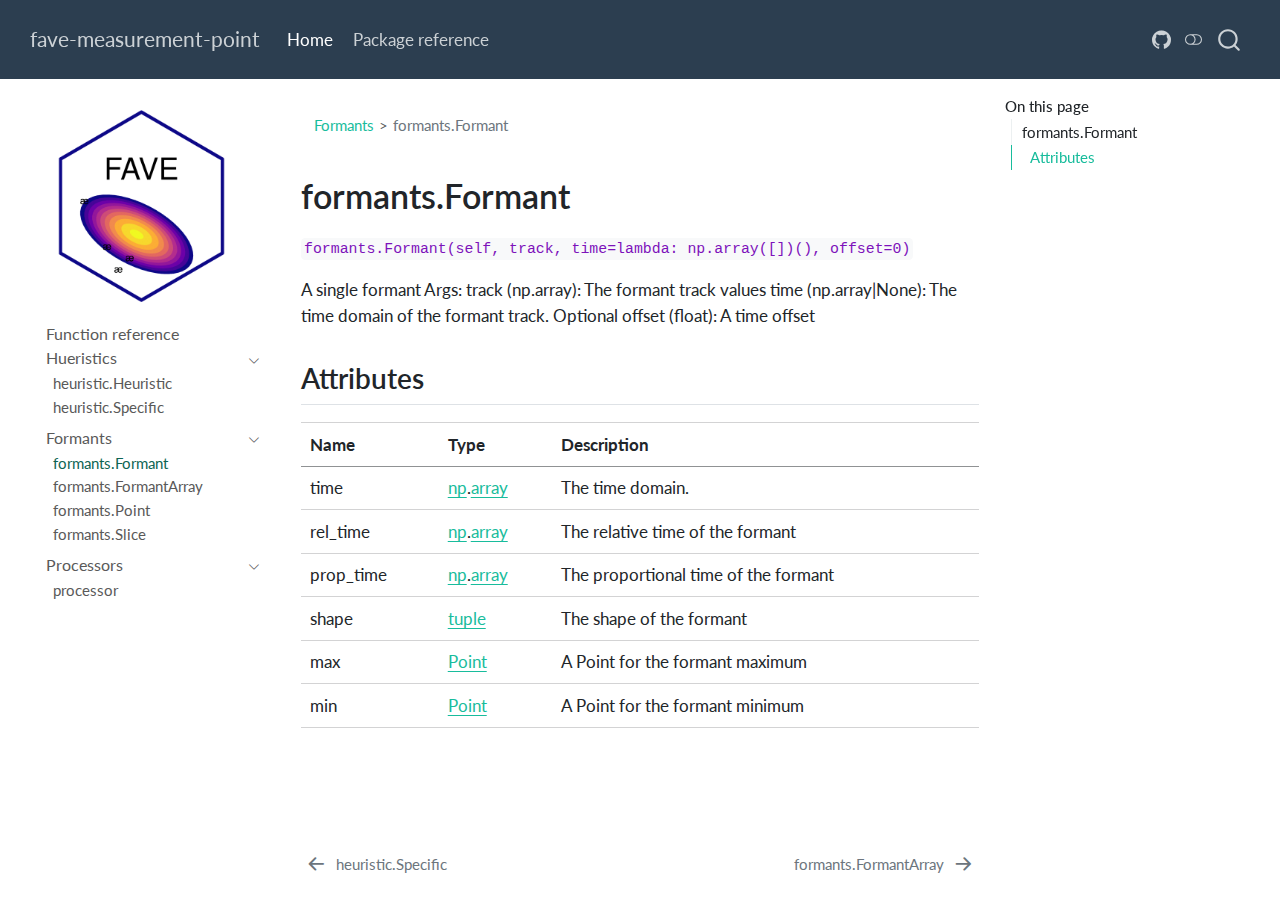
<file: reference/formants.Formant.html>
<!DOCTYPE html>
<html xmlns="http://www.w3.org/1999/xhtml" lang="en" xml:lang="en"><head>

<meta charset="utf-8">
<meta name="generator" content="quarto-1.6.42">

<meta name="viewport" content="width=device-width, initial-scale=1.0, user-scalable=yes">


<title>formants.formant – fave-measurement-point</title>
<style>
code{white-space: pre-wrap;}
span.smallcaps{font-variant: small-caps;}
div.columns{display: flex; gap: min(4vw, 1.5em);}
div.column{flex: auto; overflow-x: auto;}
div.hanging-indent{margin-left: 1.5em; text-indent: -1.5em;}
ul.task-list{list-style: none;}
ul.task-list li input[type="checkbox"] {
  width: 0.8em;
  margin: 0 0.8em 0.2em -1em; /* quarto-specific, see https://github.com/quarto-dev/quarto-cli/issues/4556 */ 
  vertical-align: middle;
}
</style>


<script src="../site_libs/quarto-nav/quarto-nav.js"></script>
<script src="../site_libs/quarto-nav/headroom.min.js"></script>
<script src="../site_libs/clipboard/clipboard.min.js"></script>
<script src="../site_libs/quarto-search/autocomplete.umd.js"></script>
<script src="../site_libs/quarto-search/fuse.min.js"></script>
<script src="../site_libs/quarto-search/quarto-search.js"></script>
<meta name="quarto:offset" content="../">
<link href="../reference/formants.FormantArray.html" rel="next">
<link href="../reference/heuristic.Specific.html" rel="prev">
<link href="../assets/logo.png" rel="icon" type="image/png">
<script src="../site_libs/quarto-html/quarto.js"></script>
<script src="../site_libs/quarto-html/popper.min.js"></script>
<script src="../site_libs/quarto-html/tippy.umd.min.js"></script>
<script src="../site_libs/quarto-html/anchor.min.js"></script>
<link href="../site_libs/quarto-html/tippy.css" rel="stylesheet">
<link href="../site_libs/quarto-html/quarto-syntax-highlighting-de84f8d6bb715db06a919283c2d1e787.css" rel="stylesheet" class="quarto-color-scheme" id="quarto-text-highlighting-styles">
<link href="../site_libs/quarto-html/quarto-syntax-highlighting-dark-9a023c9ade86a60361e96e3e3f11bc54.css" rel="prefetch" class="quarto-color-scheme quarto-color-alternate" id="quarto-text-highlighting-styles">
<script src="../site_libs/bootstrap/bootstrap.min.js"></script>
<link href="../site_libs/bootstrap/bootstrap-icons.css" rel="stylesheet">
<link href="../site_libs/bootstrap/bootstrap-8cf86bcb67ab4f939aa7666f40e6df60.min.css" rel="stylesheet" append-hash="true" class="quarto-color-scheme" id="quarto-bootstrap" data-mode="light">
<link href="../site_libs/bootstrap/bootstrap-dark-3be78797370dd2ac6d95da109db65c6f.min.css" rel="prefetch" append-hash="true" class="quarto-color-scheme quarto-color-alternate" id="quarto-bootstrap" data-mode="dark">
<link href="../site_libs/quarto-contrib/codenamelabel/codeblocklabel.css" rel="stylesheet">
<script id="quarto-search-options" type="application/json">{
  "location": "navbar",
  "copy-button": false,
  "collapse-after": 3,
  "panel-placement": "end",
  "type": "overlay",
  "limit": 50,
  "keyboard-shortcut": [
    "f",
    "/",
    "s"
  ],
  "show-item-context": false,
  "language": {
    "search-no-results-text": "No results",
    "search-matching-documents-text": "matching documents",
    "search-copy-link-title": "Copy link to search",
    "search-hide-matches-text": "Hide additional matches",
    "search-more-match-text": "more match in this document",
    "search-more-matches-text": "more matches in this document",
    "search-clear-button-title": "Clear",
    "search-text-placeholder": "",
    "search-detached-cancel-button-title": "Cancel",
    "search-submit-button-title": "Submit",
    "search-label": "Search"
  }
}</script>


<link rel="stylesheet" href="../styles/styles.css">
</head>

<body class="nav-sidebar floating nav-fixed">

<div id="quarto-search-results"></div>
  <header id="quarto-header" class="headroom fixed-top">
    <nav class="navbar navbar-expand-lg " data-bs-theme="dark">
      <div class="navbar-container container-fluid">
      <div class="navbar-brand-container mx-auto">
    <a class="navbar-brand" href="../index.html">
    <span class="navbar-title">fave-measurement-point</span>
    </a>
  </div>
            <div id="quarto-search" class="" title="Search"></div>
          <button class="navbar-toggler" type="button" data-bs-toggle="collapse" data-bs-target="#navbarCollapse" aria-controls="navbarCollapse" role="menu" aria-expanded="false" aria-label="Toggle navigation" onclick="if (window.quartoToggleHeadroom) { window.quartoToggleHeadroom(); }">
  <span class="navbar-toggler-icon"></span>
</button>
          <div class="collapse navbar-collapse" id="navbarCollapse">
            <ul class="navbar-nav navbar-nav-scroll me-auto">
  <li class="nav-item">
    <a class="nav-link active" href="../index.html" aria-current="page"> 
<span class="menu-text">Home</span></a>
  </li>  
  <li class="nav-item">
    <a class="nav-link" href="../reference/"> 
<span class="menu-text">Package reference</span></a>
  </li>  
</ul>
            <ul class="navbar-nav navbar-nav-scroll ms-auto">
  <li class="nav-item compact">
    <a class="nav-link" href="https://github.com/Forced-Alignment-and-Vowel-Extraction/fave-measurement-point"> <i class="bi bi-github" role="img">
</i> 
<span class="menu-text"></span></a>
  </li>  
</ul>
          </div> <!-- /navcollapse -->
            <div class="quarto-navbar-tools">
  <a href="" class="quarto-color-scheme-toggle quarto-navigation-tool  px-1" onclick="window.quartoToggleColorScheme(); return false;" title="Toggle dark mode"><i class="bi"></i></a>
</div>
      </div> <!-- /container-fluid -->
    </nav>
  <nav class="quarto-secondary-nav">
    <div class="container-fluid d-flex">
      <button type="button" class="quarto-btn-toggle btn" data-bs-toggle="collapse" role="button" data-bs-target=".quarto-sidebar-collapse-item" aria-controls="quarto-sidebar" aria-expanded="false" aria-label="Toggle sidebar navigation" onclick="if (window.quartoToggleHeadroom) { window.quartoToggleHeadroom(); }">
        <i class="bi bi-layout-text-sidebar-reverse"></i>
      </button>
        <nav class="quarto-page-breadcrumbs" aria-label="breadcrumb"><ol class="breadcrumb"><li class="breadcrumb-item"><a href="../reference/formants.Formant.html">Formants</a></li><li class="breadcrumb-item"><a href="../reference/formants.Formant.html">formants.Formant</a></li></ol></nav>
        <a class="flex-grow-1" role="navigation" data-bs-toggle="collapse" data-bs-target=".quarto-sidebar-collapse-item" aria-controls="quarto-sidebar" aria-expanded="false" aria-label="Toggle sidebar navigation" onclick="if (window.quartoToggleHeadroom) { window.quartoToggleHeadroom(); }">      
        </a>
    </div>
  </nav>
</header>
<!-- content -->
<div id="quarto-content" class="quarto-container page-columns page-rows-contents page-layout-article page-navbar">
<!-- sidebar -->
  <nav id="quarto-sidebar" class="sidebar collapse collapse-horizontal quarto-sidebar-collapse-item sidebar-navigation floating overflow-auto">
    <div class="pt-lg-2 mt-2 text-left sidebar-header">
      <a href="../index.html" class="sidebar-logo-link">
      <img src="../assets/logo.png" alt="" class="sidebar-logo py-0 d-lg-inline d-none">
      </a>
      </div>
    <div class="sidebar-menu-container"> 
    <ul class="list-unstyled mt-1">
        <li class="sidebar-item">
  <div class="sidebar-item-container"> 
  <a href="../reference/index.html" class="sidebar-item-text sidebar-link">
 <span class="menu-text">Function reference</span></a>
  </div>
</li>
        <li class="sidebar-item sidebar-item-section">
      <div class="sidebar-item-container"> 
            <a class="sidebar-item-text sidebar-link text-start" data-bs-toggle="collapse" data-bs-target="#quarto-sidebar-section-1" role="navigation" aria-expanded="true">
 <span class="menu-text">Hueristics</span></a>
          <a class="sidebar-item-toggle text-start" data-bs-toggle="collapse" data-bs-target="#quarto-sidebar-section-1" role="navigation" aria-expanded="true" aria-label="Toggle section">
            <i class="bi bi-chevron-right ms-2"></i>
          </a> 
      </div>
      <ul id="quarto-sidebar-section-1" class="collapse list-unstyled sidebar-section depth1 show">  
          <li class="sidebar-item">
  <div class="sidebar-item-container"> 
  <a href="../reference/heuristic.Heuristic.html" class="sidebar-item-text sidebar-link">
 <span class="menu-text">heuristic.Heuristic</span></a>
  </div>
</li>
          <li class="sidebar-item">
  <div class="sidebar-item-container"> 
  <a href="../reference/heuristic.Specific.html" class="sidebar-item-text sidebar-link">
 <span class="menu-text">heuristic.Specific</span></a>
  </div>
</li>
      </ul>
  </li>
        <li class="sidebar-item sidebar-item-section">
      <div class="sidebar-item-container"> 
            <a class="sidebar-item-text sidebar-link text-start" data-bs-toggle="collapse" data-bs-target="#quarto-sidebar-section-2" role="navigation" aria-expanded="true">
 <span class="menu-text">Formants</span></a>
          <a class="sidebar-item-toggle text-start" data-bs-toggle="collapse" data-bs-target="#quarto-sidebar-section-2" role="navigation" aria-expanded="true" aria-label="Toggle section">
            <i class="bi bi-chevron-right ms-2"></i>
          </a> 
      </div>
      <ul id="quarto-sidebar-section-2" class="collapse list-unstyled sidebar-section depth1 show">  
          <li class="sidebar-item">
  <div class="sidebar-item-container"> 
  <a href="../reference/formants.Formant.html" class="sidebar-item-text sidebar-link active">
 <span class="menu-text">formants.Formant</span></a>
  </div>
</li>
          <li class="sidebar-item">
  <div class="sidebar-item-container"> 
  <a href="../reference/formants.FormantArray.html" class="sidebar-item-text sidebar-link">
 <span class="menu-text">formants.FormantArray</span></a>
  </div>
</li>
          <li class="sidebar-item">
  <div class="sidebar-item-container"> 
  <a href="../reference/formants.Point.html" class="sidebar-item-text sidebar-link">
 <span class="menu-text">formants.Point</span></a>
  </div>
</li>
          <li class="sidebar-item">
  <div class="sidebar-item-container"> 
  <a href="../reference/formants.Slice.html" class="sidebar-item-text sidebar-link">
 <span class="menu-text">formants.Slice</span></a>
  </div>
</li>
      </ul>
  </li>
        <li class="sidebar-item sidebar-item-section">
      <div class="sidebar-item-container"> 
            <a class="sidebar-item-text sidebar-link text-start" data-bs-toggle="collapse" data-bs-target="#quarto-sidebar-section-3" role="navigation" aria-expanded="true">
 <span class="menu-text">Processors</span></a>
          <a class="sidebar-item-toggle text-start" data-bs-toggle="collapse" data-bs-target="#quarto-sidebar-section-3" role="navigation" aria-expanded="true" aria-label="Toggle section">
            <i class="bi bi-chevron-right ms-2"></i>
          </a> 
      </div>
      <ul id="quarto-sidebar-section-3" class="collapse list-unstyled sidebar-section depth1 show">  
          <li class="sidebar-item">
  <div class="sidebar-item-container"> 
  <a href="../reference/processor.html" class="sidebar-item-text sidebar-link">
 <span class="menu-text">processor</span></a>
  </div>
</li>
      </ul>
  </li>
    </ul>
    </div>
</nav>
<div id="quarto-sidebar-glass" class="quarto-sidebar-collapse-item" data-bs-toggle="collapse" data-bs-target=".quarto-sidebar-collapse-item"></div>
<!-- margin-sidebar -->
    <div id="quarto-margin-sidebar" class="sidebar margin-sidebar">
        <nav id="TOC" role="doc-toc" class="toc-active">
    <h2 id="toc-title">On this page</h2>
   
  <ul>
  <li><a href="#fave_measurement_point.formants.Formant" id="toc-fave_measurement_point.formants.Formant" class="nav-link active" data-scroll-target="#fave_measurement_point.formants.Formant">formants.Formant</a>
  <ul>
  <li><a href="#attributes" id="toc-attributes" class="nav-link" data-scroll-target="#attributes">Attributes</a></li>
  </ul></li>
  </ul>
</nav>
    </div>
<!-- main -->
<main class="content" id="quarto-document-content"><header id="title-block-header" class="quarto-title-block"><nav class="quarto-page-breadcrumbs quarto-title-breadcrumbs d-none d-lg-block" aria-label="breadcrumb"><ol class="breadcrumb"><li class="breadcrumb-item"><a href="../reference/formants.Formant.html">Formants</a></li><li class="breadcrumb-item"><a href="../reference/formants.Formant.html">formants.Formant</a></li></ol></nav></header>




<section id="fave_measurement_point.formants.Formant" class="level1">
<h1>formants.Formant</h1>
<p><code>formants.Formant(self, track, time=lambda: np.array([])(), offset=0)</code></p>
<p>A single formant Args: track (np.array): The formant track values time (np.array|None): The time domain of the formant track. Optional offset (float): A time offset</p>
<section id="attributes" class="level2">
<h2 class="anchored" data-anchor-id="attributes">Attributes</h2>
<table class="caption-top table">
<thead>
<tr class="header">
<th>Name</th>
<th>Type</th>
<th>Description</th>
</tr>
</thead>
<tbody>
<tr class="odd">
<td>time</td>
<td><a href="https://numpy.org/doc/stable/reference/index.html#module-numpy">np</a>.<a href="https://numpy.org/doc/stable/reference/generated/numpy.array.html#numpy.array">array</a></td>
<td>The time domain.</td>
</tr>
<tr class="even">
<td>rel_time</td>
<td><a href="https://numpy.org/doc/stable/reference/index.html#module-numpy">np</a>.<a href="https://numpy.org/doc/stable/reference/generated/numpy.array.html#numpy.array">array</a></td>
<td>The relative time of the formant</td>
</tr>
<tr class="odd">
<td>prop_time</td>
<td><a href="https://numpy.org/doc/stable/reference/index.html#module-numpy">np</a>.<a href="https://numpy.org/doc/stable/reference/generated/numpy.array.html#numpy.array">array</a></td>
<td>The proportional time of the formant</td>
</tr>
<tr class="even">
<td>shape</td>
<td><a href="https://docs.python.org/3/library/stdtypes.html#tuple">tuple</a></td>
<td>The shape of the formant</td>
</tr>
<tr class="odd">
<td>max</td>
<td><a href="../reference/formants.Point.html#fave_measurement_point.formants.Point">Point</a></td>
<td>A Point for the formant maximum</td>
</tr>
<tr class="even">
<td>min</td>
<td><a href="../reference/formants.Point.html#fave_measurement_point.formants.Point">Point</a></td>
<td>A Point for the formant minimum</td>
</tr>
</tbody>
</table>


</section>
</section>

</main> <!-- /main -->
<script id="quarto-html-after-body" type="application/javascript">
window.document.addEventListener("DOMContentLoaded", function (event) {
  const toggleBodyColorMode = (bsSheetEl) => {
    const mode = bsSheetEl.getAttribute("data-mode");
    const bodyEl = window.document.querySelector("body");
    if (mode === "dark") {
      bodyEl.classList.add("quarto-dark");
      bodyEl.classList.remove("quarto-light");
    } else {
      bodyEl.classList.add("quarto-light");
      bodyEl.classList.remove("quarto-dark");
    }
  }
  const toggleBodyColorPrimary = () => {
    const bsSheetEl = window.document.querySelector("link#quarto-bootstrap");
    if (bsSheetEl) {
      toggleBodyColorMode(bsSheetEl);
    }
  }
  toggleBodyColorPrimary();  
  const disableStylesheet = (stylesheets) => {
    for (let i=0; i < stylesheets.length; i++) {
      const stylesheet = stylesheets[i];
      stylesheet.rel = 'prefetch';
    }
  }
  const enableStylesheet = (stylesheets) => {
    for (let i=0; i < stylesheets.length; i++) {
      const stylesheet = stylesheets[i];
      stylesheet.rel = 'stylesheet';
    }
  }
  const manageTransitions = (selector, allowTransitions) => {
    const els = window.document.querySelectorAll(selector);
    for (let i=0; i < els.length; i++) {
      const el = els[i];
      if (allowTransitions) {
        el.classList.remove('notransition');
      } else {
        el.classList.add('notransition');
      }
    }
  }
  const toggleGiscusIfUsed = (isAlternate, darkModeDefault) => {
    const baseTheme = document.querySelector('#giscus-base-theme')?.value ?? 'light';
    const alternateTheme = document.querySelector('#giscus-alt-theme')?.value ?? 'dark';
    let newTheme = '';
    if(darkModeDefault) {
      newTheme = isAlternate ? baseTheme : alternateTheme;
    } else {
      newTheme = isAlternate ? alternateTheme : baseTheme;
    }
    const changeGiscusTheme = () => {
      // From: https://github.com/giscus/giscus/issues/336
      const sendMessage = (message) => {
        const iframe = document.querySelector('iframe.giscus-frame');
        if (!iframe) return;
        iframe.contentWindow.postMessage({ giscus: message }, 'https://giscus.app');
      }
      sendMessage({
        setConfig: {
          theme: newTheme
        }
      });
    }
    const isGiscussLoaded = window.document.querySelector('iframe.giscus-frame') !== null;
    if (isGiscussLoaded) {
      changeGiscusTheme();
    }
  }
  const toggleColorMode = (alternate) => {
    // Switch the stylesheets
    const alternateStylesheets = window.document.querySelectorAll('link.quarto-color-scheme.quarto-color-alternate');
    manageTransitions('#quarto-margin-sidebar .nav-link', false);
    if (alternate) {
      enableStylesheet(alternateStylesheets);
      for (const sheetNode of alternateStylesheets) {
        if (sheetNode.id === "quarto-bootstrap") {
          toggleBodyColorMode(sheetNode);
        }
      }
    } else {
      disableStylesheet(alternateStylesheets);
      toggleBodyColorPrimary();
    }
    manageTransitions('#quarto-margin-sidebar .nav-link', true);
    // Switch the toggles
    const toggles = window.document.querySelectorAll('.quarto-color-scheme-toggle');
    for (let i=0; i < toggles.length; i++) {
      const toggle = toggles[i];
      if (toggle) {
        if (alternate) {
          toggle.classList.add("alternate");     
        } else {
          toggle.classList.remove("alternate");
        }
      }
    }
    // Hack to workaround the fact that safari doesn't
    // properly recolor the scrollbar when toggling (#1455)
    if (navigator.userAgent.indexOf('Safari') > 0 && navigator.userAgent.indexOf('Chrome') == -1) {
      manageTransitions("body", false);
      window.scrollTo(0, 1);
      setTimeout(() => {
        window.scrollTo(0, 0);
        manageTransitions("body", true);
      }, 40);  
    }
  }
  const isFileUrl = () => { 
    return window.location.protocol === 'file:';
  }
  const hasAlternateSentinel = () => {  
    let styleSentinel = getColorSchemeSentinel();
    if (styleSentinel !== null) {
      return styleSentinel === "alternate";
    } else {
      return false;
    }
  }
  const setStyleSentinel = (alternate) => {
    const value = alternate ? "alternate" : "default";
    if (!isFileUrl()) {
      window.localStorage.setItem("quarto-color-scheme", value);
    } else {
      localAlternateSentinel = value;
    }
  }
  const getColorSchemeSentinel = () => {
    if (!isFileUrl()) {
      const storageValue = window.localStorage.getItem("quarto-color-scheme");
      return storageValue != null ? storageValue : localAlternateSentinel;
    } else {
      return localAlternateSentinel;
    }
  }
  const darkModeDefault = false;
  let localAlternateSentinel = darkModeDefault ? 'alternate' : 'default';
  // Dark / light mode switch
  window.quartoToggleColorScheme = () => {
    // Read the current dark / light value 
    let toAlternate = !hasAlternateSentinel();
    toggleColorMode(toAlternate);
    setStyleSentinel(toAlternate);
    toggleGiscusIfUsed(toAlternate, darkModeDefault);
  };
  // Ensure there is a toggle, if there isn't float one in the top right
  if (window.document.querySelector('.quarto-color-scheme-toggle') === null) {
    const a = window.document.createElement('a');
    a.classList.add('top-right');
    a.classList.add('quarto-color-scheme-toggle');
    a.href = "";
    a.onclick = function() { try { window.quartoToggleColorScheme(); } catch {} return false; };
    const i = window.document.createElement("i");
    i.classList.add('bi');
    a.appendChild(i);
    window.document.body.appendChild(a);
  }
  // Switch to dark mode if need be
  if (hasAlternateSentinel()) {
    toggleColorMode(true);
  } else {
    toggleColorMode(false);
  }
  const icon = "";
  const anchorJS = new window.AnchorJS();
  anchorJS.options = {
    placement: 'right',
    icon: icon
  };
  anchorJS.add('.anchored');
  const isCodeAnnotation = (el) => {
    for (const clz of el.classList) {
      if (clz.startsWith('code-annotation-')) {                     
        return true;
      }
    }
    return false;
  }
  const onCopySuccess = function(e) {
    // button target
    const button = e.trigger;
    // don't keep focus
    button.blur();
    // flash "checked"
    button.classList.add('code-copy-button-checked');
    var currentTitle = button.getAttribute("title");
    button.setAttribute("title", "Copied!");
    let tooltip;
    if (window.bootstrap) {
      button.setAttribute("data-bs-toggle", "tooltip");
      button.setAttribute("data-bs-placement", "left");
      button.setAttribute("data-bs-title", "Copied!");
      tooltip = new bootstrap.Tooltip(button, 
        { trigger: "manual", 
          customClass: "code-copy-button-tooltip",
          offset: [0, -8]});
      tooltip.show();    
    }
    setTimeout(function() {
      if (tooltip) {
        tooltip.hide();
        button.removeAttribute("data-bs-title");
        button.removeAttribute("data-bs-toggle");
        button.removeAttribute("data-bs-placement");
      }
      button.setAttribute("title", currentTitle);
      button.classList.remove('code-copy-button-checked');
    }, 1000);
    // clear code selection
    e.clearSelection();
  }
  const getTextToCopy = function(trigger) {
      const codeEl = trigger.previousElementSibling.cloneNode(true);
      for (const childEl of codeEl.children) {
        if (isCodeAnnotation(childEl)) {
          childEl.remove();
        }
      }
      return codeEl.innerText;
  }
  const clipboard = new window.ClipboardJS('.code-copy-button:not([data-in-quarto-modal])', {
    text: getTextToCopy
  });
  clipboard.on('success', onCopySuccess);
  if (window.document.getElementById('quarto-embedded-source-code-modal')) {
    const clipboardModal = new window.ClipboardJS('.code-copy-button[data-in-quarto-modal]', {
      text: getTextToCopy,
      container: window.document.getElementById('quarto-embedded-source-code-modal')
    });
    clipboardModal.on('success', onCopySuccess);
  }
    var localhostRegex = new RegExp(/^(?:http|https):\/\/localhost\:?[0-9]*\//);
    var mailtoRegex = new RegExp(/^mailto:/);
      var filterRegex = new RegExp("https:\/\/Forced-Alignment-and-Vowel-Extraction\.github\.io\/fave-measurement-point\/");
    var isInternal = (href) => {
        return filterRegex.test(href) || localhostRegex.test(href) || mailtoRegex.test(href);
    }
    // Inspect non-navigation links and adorn them if external
 	var links = window.document.querySelectorAll('a[href]:not(.nav-link):not(.navbar-brand):not(.toc-action):not(.sidebar-link):not(.sidebar-item-toggle):not(.pagination-link):not(.no-external):not([aria-hidden]):not(.dropdown-item):not(.quarto-navigation-tool):not(.about-link)');
    for (var i=0; i<links.length; i++) {
      const link = links[i];
      if (!isInternal(link.href)) {
        // undo the damage that might have been done by quarto-nav.js in the case of
        // links that we want to consider external
        if (link.dataset.originalHref !== undefined) {
          link.href = link.dataset.originalHref;
        }
      }
    }
  function tippyHover(el, contentFn, onTriggerFn, onUntriggerFn) {
    const config = {
      allowHTML: true,
      maxWidth: 500,
      delay: 100,
      arrow: false,
      appendTo: function(el) {
          return el.parentElement;
      },
      interactive: true,
      interactiveBorder: 10,
      theme: 'quarto',
      placement: 'bottom-start',
    };
    if (contentFn) {
      config.content = contentFn;
    }
    if (onTriggerFn) {
      config.onTrigger = onTriggerFn;
    }
    if (onUntriggerFn) {
      config.onUntrigger = onUntriggerFn;
    }
    window.tippy(el, config); 
  }
  const noterefs = window.document.querySelectorAll('a[role="doc-noteref"]');
  for (var i=0; i<noterefs.length; i++) {
    const ref = noterefs[i];
    tippyHover(ref, function() {
      // use id or data attribute instead here
      let href = ref.getAttribute('data-footnote-href') || ref.getAttribute('href');
      try { href = new URL(href).hash; } catch {}
      const id = href.replace(/^#\/?/, "");
      const note = window.document.getElementById(id);
      if (note) {
        return note.innerHTML;
      } else {
        return "";
      }
    });
  }
  const xrefs = window.document.querySelectorAll('a.quarto-xref');
  const processXRef = (id, note) => {
    // Strip column container classes
    const stripColumnClz = (el) => {
      el.classList.remove("page-full", "page-columns");
      if (el.children) {
        for (const child of el.children) {
          stripColumnClz(child);
        }
      }
    }
    stripColumnClz(note)
    if (id === null || id.startsWith('sec-')) {
      // Special case sections, only their first couple elements
      const container = document.createElement("div");
      if (note.children && note.children.length > 2) {
        container.appendChild(note.children[0].cloneNode(true));
        for (let i = 1; i < note.children.length; i++) {
          const child = note.children[i];
          if (child.tagName === "P" && child.innerText === "") {
            continue;
          } else {
            container.appendChild(child.cloneNode(true));
            break;
          }
        }
        if (window.Quarto?.typesetMath) {
          window.Quarto.typesetMath(container);
        }
        return container.innerHTML
      } else {
        if (window.Quarto?.typesetMath) {
          window.Quarto.typesetMath(note);
        }
        return note.innerHTML;
      }
    } else {
      // Remove any anchor links if they are present
      const anchorLink = note.querySelector('a.anchorjs-link');
      if (anchorLink) {
        anchorLink.remove();
      }
      if (window.Quarto?.typesetMath) {
        window.Quarto.typesetMath(note);
      }
      if (note.classList.contains("callout")) {
        return note.outerHTML;
      } else {
        return note.innerHTML;
      }
    }
  }
  for (var i=0; i<xrefs.length; i++) {
    const xref = xrefs[i];
    tippyHover(xref, undefined, function(instance) {
      instance.disable();
      let url = xref.getAttribute('href');
      let hash = undefined; 
      if (url.startsWith('#')) {
        hash = url;
      } else {
        try { hash = new URL(url).hash; } catch {}
      }
      if (hash) {
        const id = hash.replace(/^#\/?/, "");
        const note = window.document.getElementById(id);
        if (note !== null) {
          try {
            const html = processXRef(id, note.cloneNode(true));
            instance.setContent(html);
          } finally {
            instance.enable();
            instance.show();
          }
        } else {
          // See if we can fetch this
          fetch(url.split('#')[0])
          .then(res => res.text())
          .then(html => {
            const parser = new DOMParser();
            const htmlDoc = parser.parseFromString(html, "text/html");
            const note = htmlDoc.getElementById(id);
            if (note !== null) {
              const html = processXRef(id, note);
              instance.setContent(html);
            } 
          }).finally(() => {
            instance.enable();
            instance.show();
          });
        }
      } else {
        // See if we can fetch a full url (with no hash to target)
        // This is a special case and we should probably do some content thinning / targeting
        fetch(url)
        .then(res => res.text())
        .then(html => {
          const parser = new DOMParser();
          const htmlDoc = parser.parseFromString(html, "text/html");
          const note = htmlDoc.querySelector('main.content');
          if (note !== null) {
            // This should only happen for chapter cross references
            // (since there is no id in the URL)
            // remove the first header
            if (note.children.length > 0 && note.children[0].tagName === "HEADER") {
              note.children[0].remove();
            }
            const html = processXRef(null, note);
            instance.setContent(html);
          } 
        }).finally(() => {
          instance.enable();
          instance.show();
        });
      }
    }, function(instance) {
    });
  }
      let selectedAnnoteEl;
      const selectorForAnnotation = ( cell, annotation) => {
        let cellAttr = 'data-code-cell="' + cell + '"';
        let lineAttr = 'data-code-annotation="' +  annotation + '"';
        const selector = 'span[' + cellAttr + '][' + lineAttr + ']';
        return selector;
      }
      const selectCodeLines = (annoteEl) => {
        const doc = window.document;
        const targetCell = annoteEl.getAttribute("data-target-cell");
        const targetAnnotation = annoteEl.getAttribute("data-target-annotation");
        const annoteSpan = window.document.querySelector(selectorForAnnotation(targetCell, targetAnnotation));
        const lines = annoteSpan.getAttribute("data-code-lines").split(",");
        const lineIds = lines.map((line) => {
          return targetCell + "-" + line;
        })
        let top = null;
        let height = null;
        let parent = null;
        if (lineIds.length > 0) {
            //compute the position of the single el (top and bottom and make a div)
            const el = window.document.getElementById(lineIds[0]);
            top = el.offsetTop;
            height = el.offsetHeight;
            parent = el.parentElement.parentElement;
          if (lineIds.length > 1) {
            const lastEl = window.document.getElementById(lineIds[lineIds.length - 1]);
            const bottom = lastEl.offsetTop + lastEl.offsetHeight;
            height = bottom - top;
          }
          if (top !== null && height !== null && parent !== null) {
            // cook up a div (if necessary) and position it 
            let div = window.document.getElementById("code-annotation-line-highlight");
            if (div === null) {
              div = window.document.createElement("div");
              div.setAttribute("id", "code-annotation-line-highlight");
              div.style.position = 'absolute';
              parent.appendChild(div);
            }
            div.style.top = top - 2 + "px";
            div.style.height = height + 4 + "px";
            div.style.left = 0;
            let gutterDiv = window.document.getElementById("code-annotation-line-highlight-gutter");
            if (gutterDiv === null) {
              gutterDiv = window.document.createElement("div");
              gutterDiv.setAttribute("id", "code-annotation-line-highlight-gutter");
              gutterDiv.style.position = 'absolute';
              const codeCell = window.document.getElementById(targetCell);
              const gutter = codeCell.querySelector('.code-annotation-gutter');
              gutter.appendChild(gutterDiv);
            }
            gutterDiv.style.top = top - 2 + "px";
            gutterDiv.style.height = height + 4 + "px";
          }
          selectedAnnoteEl = annoteEl;
        }
      };
      const unselectCodeLines = () => {
        const elementsIds = ["code-annotation-line-highlight", "code-annotation-line-highlight-gutter"];
        elementsIds.forEach((elId) => {
          const div = window.document.getElementById(elId);
          if (div) {
            div.remove();
          }
        });
        selectedAnnoteEl = undefined;
      };
        // Handle positioning of the toggle
    window.addEventListener(
      "resize",
      throttle(() => {
        elRect = undefined;
        if (selectedAnnoteEl) {
          selectCodeLines(selectedAnnoteEl);
        }
      }, 10)
    );
    function throttle(fn, ms) {
    let throttle = false;
    let timer;
      return (...args) => {
        if(!throttle) { // first call gets through
            fn.apply(this, args);
            throttle = true;
        } else { // all the others get throttled
            if(timer) clearTimeout(timer); // cancel #2
            timer = setTimeout(() => {
              fn.apply(this, args);
              timer = throttle = false;
            }, ms);
        }
      };
    }
      // Attach click handler to the DT
      const annoteDls = window.document.querySelectorAll('dt[data-target-cell]');
      for (const annoteDlNode of annoteDls) {
        annoteDlNode.addEventListener('click', (event) => {
          const clickedEl = event.target;
          if (clickedEl !== selectedAnnoteEl) {
            unselectCodeLines();
            const activeEl = window.document.querySelector('dt[data-target-cell].code-annotation-active');
            if (activeEl) {
              activeEl.classList.remove('code-annotation-active');
            }
            selectCodeLines(clickedEl);
            clickedEl.classList.add('code-annotation-active');
          } else {
            // Unselect the line
            unselectCodeLines();
            clickedEl.classList.remove('code-annotation-active');
          }
        });
      }
  const findCites = (el) => {
    const parentEl = el.parentElement;
    if (parentEl) {
      const cites = parentEl.dataset.cites;
      if (cites) {
        return {
          el,
          cites: cites.split(' ')
        };
      } else {
        return findCites(el.parentElement)
      }
    } else {
      return undefined;
    }
  };
  var bibliorefs = window.document.querySelectorAll('a[role="doc-biblioref"]');
  for (var i=0; i<bibliorefs.length; i++) {
    const ref = bibliorefs[i];
    const citeInfo = findCites(ref);
    if (citeInfo) {
      tippyHover(citeInfo.el, function() {
        var popup = window.document.createElement('div');
        citeInfo.cites.forEach(function(cite) {
          var citeDiv = window.document.createElement('div');
          citeDiv.classList.add('hanging-indent');
          citeDiv.classList.add('csl-entry');
          var biblioDiv = window.document.getElementById('ref-' + cite);
          if (biblioDiv) {
            citeDiv.innerHTML = biblioDiv.innerHTML;
          }
          popup.appendChild(citeDiv);
        });
        return popup.innerHTML;
      });
    }
  }
});
</script>
<nav class="page-navigation">
  <div class="nav-page nav-page-previous">
      <a href="../reference/heuristic.Specific.html" class="pagination-link" aria-label="heuristic.Specific">
        <i class="bi bi-arrow-left-short"></i> <span class="nav-page-text">heuristic.Specific</span>
      </a>          
  </div>
  <div class="nav-page nav-page-next">
      <a href="../reference/formants.FormantArray.html" class="pagination-link" aria-label="formants.FormantArray">
        <span class="nav-page-text">formants.FormantArray</span> <i class="bi bi-arrow-right-short"></i>
      </a>
  </div>
</nav>
</div> <!-- /content -->




</body></html>
</file>
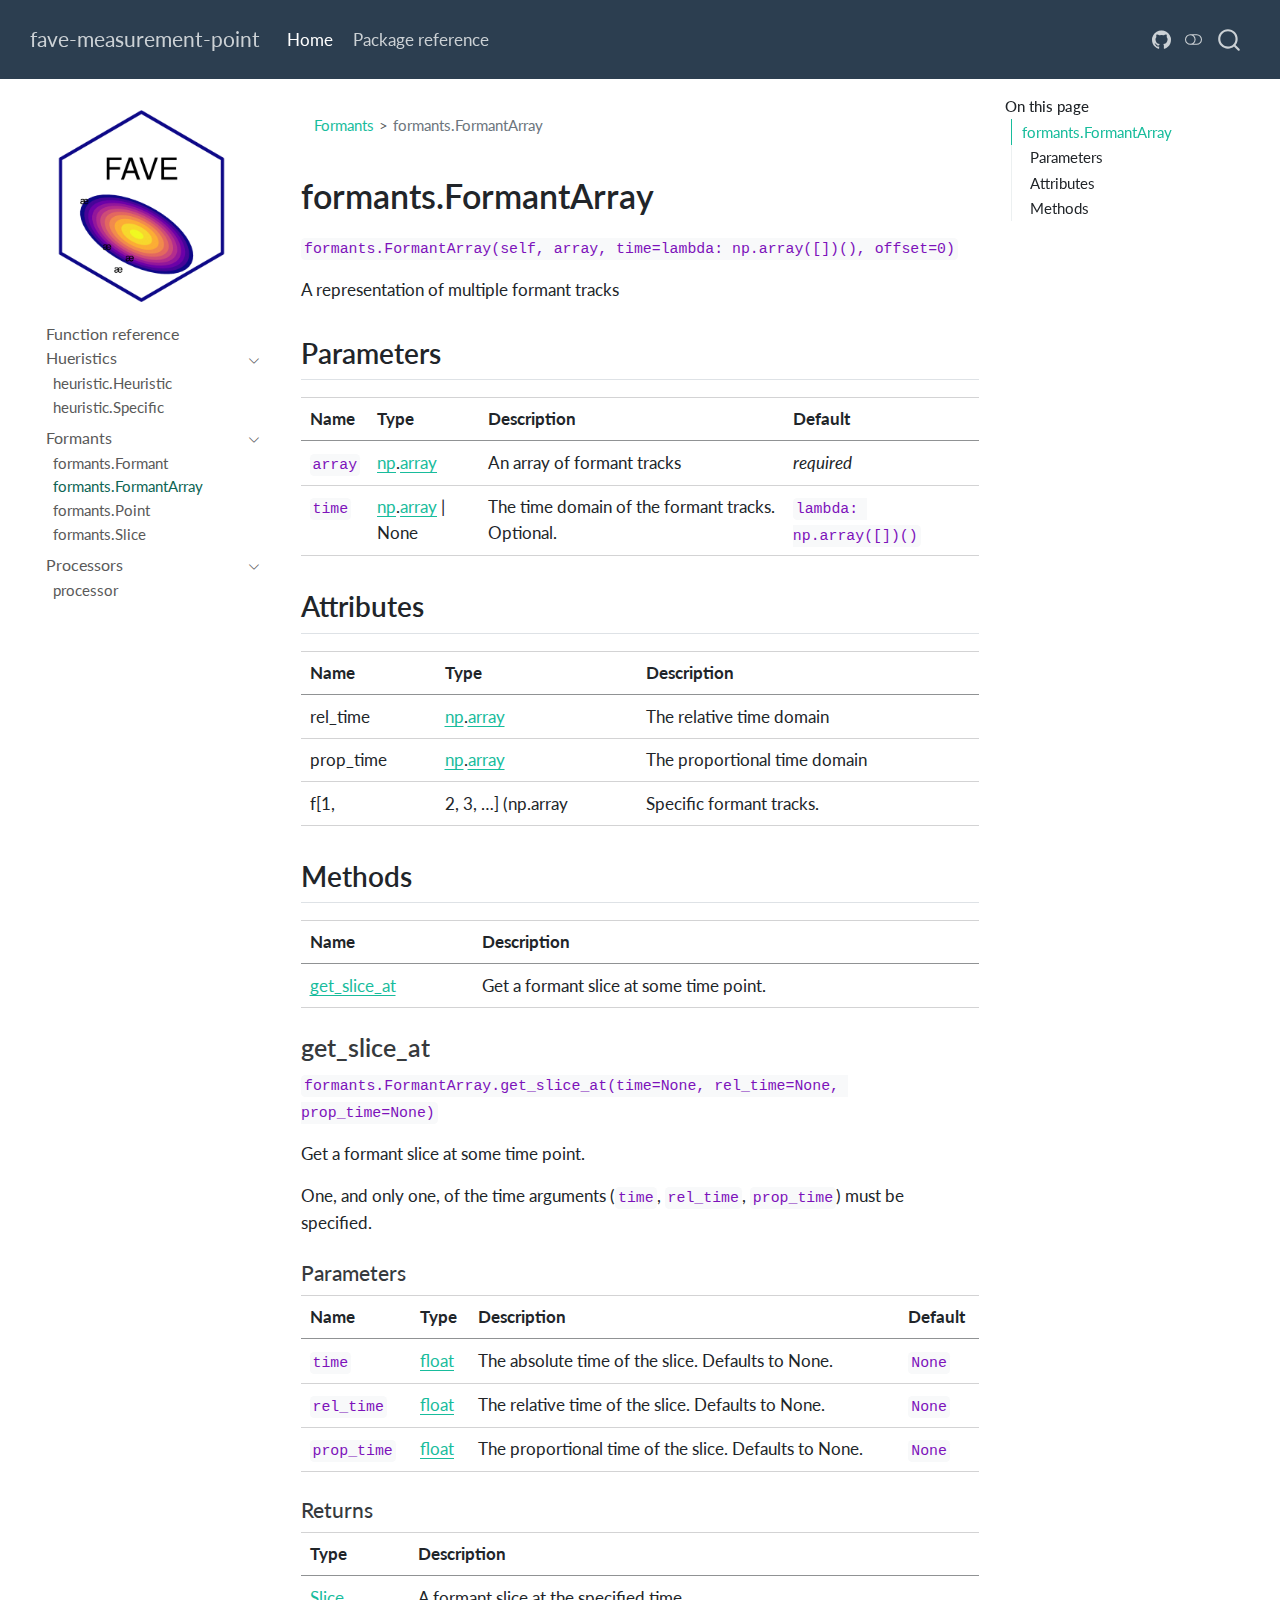
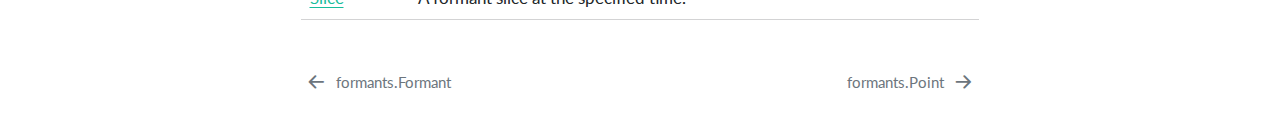
<file: reference/formants.FormantArray.html>
<!DOCTYPE html>
<html xmlns="http://www.w3.org/1999/xhtml" lang="en" xml:lang="en"><head>

<meta charset="utf-8">
<meta name="generator" content="quarto-1.6.42">

<meta name="viewport" content="width=device-width, initial-scale=1.0, user-scalable=yes">


<title>formants.formantarray – fave-measurement-point</title>
<style>
code{white-space: pre-wrap;}
span.smallcaps{font-variant: small-caps;}
div.columns{display: flex; gap: min(4vw, 1.5em);}
div.column{flex: auto; overflow-x: auto;}
div.hanging-indent{margin-left: 1.5em; text-indent: -1.5em;}
ul.task-list{list-style: none;}
ul.task-list li input[type="checkbox"] {
  width: 0.8em;
  margin: 0 0.8em 0.2em -1em; /* quarto-specific, see https://github.com/quarto-dev/quarto-cli/issues/4556 */ 
  vertical-align: middle;
}
</style>


<script src="../site_libs/quarto-nav/quarto-nav.js"></script>
<script src="../site_libs/quarto-nav/headroom.min.js"></script>
<script src="../site_libs/clipboard/clipboard.min.js"></script>
<script src="../site_libs/quarto-search/autocomplete.umd.js"></script>
<script src="../site_libs/quarto-search/fuse.min.js"></script>
<script src="../site_libs/quarto-search/quarto-search.js"></script>
<meta name="quarto:offset" content="../">
<link href="../reference/formants.Point.html" rel="next">
<link href="../reference/formants.Formant.html" rel="prev">
<link href="../assets/logo.png" rel="icon" type="image/png">
<script src="../site_libs/quarto-html/quarto.js"></script>
<script src="../site_libs/quarto-html/popper.min.js"></script>
<script src="../site_libs/quarto-html/tippy.umd.min.js"></script>
<script src="../site_libs/quarto-html/anchor.min.js"></script>
<link href="../site_libs/quarto-html/tippy.css" rel="stylesheet">
<link href="../site_libs/quarto-html/quarto-syntax-highlighting-de84f8d6bb715db06a919283c2d1e787.css" rel="stylesheet" class="quarto-color-scheme" id="quarto-text-highlighting-styles">
<link href="../site_libs/quarto-html/quarto-syntax-highlighting-dark-9a023c9ade86a60361e96e3e3f11bc54.css" rel="prefetch" class="quarto-color-scheme quarto-color-alternate" id="quarto-text-highlighting-styles">
<script src="../site_libs/bootstrap/bootstrap.min.js"></script>
<link href="../site_libs/bootstrap/bootstrap-icons.css" rel="stylesheet">
<link href="../site_libs/bootstrap/bootstrap-8cf86bcb67ab4f939aa7666f40e6df60.min.css" rel="stylesheet" append-hash="true" class="quarto-color-scheme" id="quarto-bootstrap" data-mode="light">
<link href="../site_libs/bootstrap/bootstrap-dark-3be78797370dd2ac6d95da109db65c6f.min.css" rel="prefetch" append-hash="true" class="quarto-color-scheme quarto-color-alternate" id="quarto-bootstrap" data-mode="dark">
<link href="../site_libs/quarto-contrib/codenamelabel/codeblocklabel.css" rel="stylesheet">
<script id="quarto-search-options" type="application/json">{
  "location": "navbar",
  "copy-button": false,
  "collapse-after": 3,
  "panel-placement": "end",
  "type": "overlay",
  "limit": 50,
  "keyboard-shortcut": [
    "f",
    "/",
    "s"
  ],
  "show-item-context": false,
  "language": {
    "search-no-results-text": "No results",
    "search-matching-documents-text": "matching documents",
    "search-copy-link-title": "Copy link to search",
    "search-hide-matches-text": "Hide additional matches",
    "search-more-match-text": "more match in this document",
    "search-more-matches-text": "more matches in this document",
    "search-clear-button-title": "Clear",
    "search-text-placeholder": "",
    "search-detached-cancel-button-title": "Cancel",
    "search-submit-button-title": "Submit",
    "search-label": "Search"
  }
}</script>


<link rel="stylesheet" href="../styles/styles.css">
</head>

<body class="nav-sidebar floating nav-fixed">

<div id="quarto-search-results"></div>
  <header id="quarto-header" class="headroom fixed-top">
    <nav class="navbar navbar-expand-lg " data-bs-theme="dark">
      <div class="navbar-container container-fluid">
      <div class="navbar-brand-container mx-auto">
    <a class="navbar-brand" href="../index.html">
    <span class="navbar-title">fave-measurement-point</span>
    </a>
  </div>
            <div id="quarto-search" class="" title="Search"></div>
          <button class="navbar-toggler" type="button" data-bs-toggle="collapse" data-bs-target="#navbarCollapse" aria-controls="navbarCollapse" role="menu" aria-expanded="false" aria-label="Toggle navigation" onclick="if (window.quartoToggleHeadroom) { window.quartoToggleHeadroom(); }">
  <span class="navbar-toggler-icon"></span>
</button>
          <div class="collapse navbar-collapse" id="navbarCollapse">
            <ul class="navbar-nav navbar-nav-scroll me-auto">
  <li class="nav-item">
    <a class="nav-link active" href="../index.html" aria-current="page"> 
<span class="menu-text">Home</span></a>
  </li>  
  <li class="nav-item">
    <a class="nav-link" href="../reference/"> 
<span class="menu-text">Package reference</span></a>
  </li>  
</ul>
            <ul class="navbar-nav navbar-nav-scroll ms-auto">
  <li class="nav-item compact">
    <a class="nav-link" href="https://github.com/Forced-Alignment-and-Vowel-Extraction/fave-measurement-point"> <i class="bi bi-github" role="img">
</i> 
<span class="menu-text"></span></a>
  </li>  
</ul>
          </div> <!-- /navcollapse -->
            <div class="quarto-navbar-tools">
  <a href="" class="quarto-color-scheme-toggle quarto-navigation-tool  px-1" onclick="window.quartoToggleColorScheme(); return false;" title="Toggle dark mode"><i class="bi"></i></a>
</div>
      </div> <!-- /container-fluid -->
    </nav>
  <nav class="quarto-secondary-nav">
    <div class="container-fluid d-flex">
      <button type="button" class="quarto-btn-toggle btn" data-bs-toggle="collapse" role="button" data-bs-target=".quarto-sidebar-collapse-item" aria-controls="quarto-sidebar" aria-expanded="false" aria-label="Toggle sidebar navigation" onclick="if (window.quartoToggleHeadroom) { window.quartoToggleHeadroom(); }">
        <i class="bi bi-layout-text-sidebar-reverse"></i>
      </button>
        <nav class="quarto-page-breadcrumbs" aria-label="breadcrumb"><ol class="breadcrumb"><li class="breadcrumb-item"><a href="../reference/formants.Formant.html">Formants</a></li><li class="breadcrumb-item"><a href="../reference/formants.FormantArray.html">formants.FormantArray</a></li></ol></nav>
        <a class="flex-grow-1" role="navigation" data-bs-toggle="collapse" data-bs-target=".quarto-sidebar-collapse-item" aria-controls="quarto-sidebar" aria-expanded="false" aria-label="Toggle sidebar navigation" onclick="if (window.quartoToggleHeadroom) { window.quartoToggleHeadroom(); }">      
        </a>
    </div>
  </nav>
</header>
<!-- content -->
<div id="quarto-content" class="quarto-container page-columns page-rows-contents page-layout-article page-navbar">
<!-- sidebar -->
  <nav id="quarto-sidebar" class="sidebar collapse collapse-horizontal quarto-sidebar-collapse-item sidebar-navigation floating overflow-auto">
    <div class="pt-lg-2 mt-2 text-left sidebar-header">
      <a href="../index.html" class="sidebar-logo-link">
      <img src="../assets/logo.png" alt="" class="sidebar-logo py-0 d-lg-inline d-none">
      </a>
      </div>
    <div class="sidebar-menu-container"> 
    <ul class="list-unstyled mt-1">
        <li class="sidebar-item">
  <div class="sidebar-item-container"> 
  <a href="../reference/index.html" class="sidebar-item-text sidebar-link">
 <span class="menu-text">Function reference</span></a>
  </div>
</li>
        <li class="sidebar-item sidebar-item-section">
      <div class="sidebar-item-container"> 
            <a class="sidebar-item-text sidebar-link text-start" data-bs-toggle="collapse" data-bs-target="#quarto-sidebar-section-1" role="navigation" aria-expanded="true">
 <span class="menu-text">Hueristics</span></a>
          <a class="sidebar-item-toggle text-start" data-bs-toggle="collapse" data-bs-target="#quarto-sidebar-section-1" role="navigation" aria-expanded="true" aria-label="Toggle section">
            <i class="bi bi-chevron-right ms-2"></i>
          </a> 
      </div>
      <ul id="quarto-sidebar-section-1" class="collapse list-unstyled sidebar-section depth1 show">  
          <li class="sidebar-item">
  <div class="sidebar-item-container"> 
  <a href="../reference/heuristic.Heuristic.html" class="sidebar-item-text sidebar-link">
 <span class="menu-text">heuristic.Heuristic</span></a>
  </div>
</li>
          <li class="sidebar-item">
  <div class="sidebar-item-container"> 
  <a href="../reference/heuristic.Specific.html" class="sidebar-item-text sidebar-link">
 <span class="menu-text">heuristic.Specific</span></a>
  </div>
</li>
      </ul>
  </li>
        <li class="sidebar-item sidebar-item-section">
      <div class="sidebar-item-container"> 
            <a class="sidebar-item-text sidebar-link text-start" data-bs-toggle="collapse" data-bs-target="#quarto-sidebar-section-2" role="navigation" aria-expanded="true">
 <span class="menu-text">Formants</span></a>
          <a class="sidebar-item-toggle text-start" data-bs-toggle="collapse" data-bs-target="#quarto-sidebar-section-2" role="navigation" aria-expanded="true" aria-label="Toggle section">
            <i class="bi bi-chevron-right ms-2"></i>
          </a> 
      </div>
      <ul id="quarto-sidebar-section-2" class="collapse list-unstyled sidebar-section depth1 show">  
          <li class="sidebar-item">
  <div class="sidebar-item-container"> 
  <a href="../reference/formants.Formant.html" class="sidebar-item-text sidebar-link">
 <span class="menu-text">formants.Formant</span></a>
  </div>
</li>
          <li class="sidebar-item">
  <div class="sidebar-item-container"> 
  <a href="../reference/formants.FormantArray.html" class="sidebar-item-text sidebar-link active">
 <span class="menu-text">formants.FormantArray</span></a>
  </div>
</li>
          <li class="sidebar-item">
  <div class="sidebar-item-container"> 
  <a href="../reference/formants.Point.html" class="sidebar-item-text sidebar-link">
 <span class="menu-text">formants.Point</span></a>
  </div>
</li>
          <li class="sidebar-item">
  <div class="sidebar-item-container"> 
  <a href="../reference/formants.Slice.html" class="sidebar-item-text sidebar-link">
 <span class="menu-text">formants.Slice</span></a>
  </div>
</li>
      </ul>
  </li>
        <li class="sidebar-item sidebar-item-section">
      <div class="sidebar-item-container"> 
            <a class="sidebar-item-text sidebar-link text-start" data-bs-toggle="collapse" data-bs-target="#quarto-sidebar-section-3" role="navigation" aria-expanded="true">
 <span class="menu-text">Processors</span></a>
          <a class="sidebar-item-toggle text-start" data-bs-toggle="collapse" data-bs-target="#quarto-sidebar-section-3" role="navigation" aria-expanded="true" aria-label="Toggle section">
            <i class="bi bi-chevron-right ms-2"></i>
          </a> 
      </div>
      <ul id="quarto-sidebar-section-3" class="collapse list-unstyled sidebar-section depth1 show">  
          <li class="sidebar-item">
  <div class="sidebar-item-container"> 
  <a href="../reference/processor.html" class="sidebar-item-text sidebar-link">
 <span class="menu-text">processor</span></a>
  </div>
</li>
      </ul>
  </li>
    </ul>
    </div>
</nav>
<div id="quarto-sidebar-glass" class="quarto-sidebar-collapse-item" data-bs-toggle="collapse" data-bs-target=".quarto-sidebar-collapse-item"></div>
<!-- margin-sidebar -->
    <div id="quarto-margin-sidebar" class="sidebar margin-sidebar">
        <nav id="TOC" role="doc-toc" class="toc-active">
    <h2 id="toc-title">On this page</h2>
   
  <ul>
  <li><a href="#fave_measurement_point.formants.FormantArray" id="toc-fave_measurement_point.formants.FormantArray" class="nav-link active" data-scroll-target="#fave_measurement_point.formants.FormantArray">formants.FormantArray</a>
  <ul>
  <li><a href="#parameters" id="toc-parameters" class="nav-link" data-scroll-target="#parameters">Parameters</a></li>
  <li><a href="#attributes" id="toc-attributes" class="nav-link" data-scroll-target="#attributes">Attributes</a></li>
  <li><a href="#methods" id="toc-methods" class="nav-link" data-scroll-target="#methods">Methods</a>
  <ul class="collapse">
  <li><a href="#fave_measurement_point.formants.FormantArray.get_slice_at" id="toc-fave_measurement_point.formants.FormantArray.get_slice_at" class="nav-link" data-scroll-target="#fave_measurement_point.formants.FormantArray.get_slice_at">get_slice_at</a>
  <ul class="collapse">
  <li><a href="#parameters-1" id="toc-parameters-1" class="nav-link" data-scroll-target="#parameters-1">Parameters</a></li>
  <li><a href="#returns" id="toc-returns" class="nav-link" data-scroll-target="#returns">Returns</a></li>
  </ul></li>
  </ul></li>
  </ul></li>
  </ul>
</nav>
    </div>
<!-- main -->
<main class="content" id="quarto-document-content"><header id="title-block-header" class="quarto-title-block"><nav class="quarto-page-breadcrumbs quarto-title-breadcrumbs d-none d-lg-block" aria-label="breadcrumb"><ol class="breadcrumb"><li class="breadcrumb-item"><a href="../reference/formants.Formant.html">Formants</a></li><li class="breadcrumb-item"><a href="../reference/formants.FormantArray.html">formants.FormantArray</a></li></ol></nav></header>




<section id="fave_measurement_point.formants.FormantArray" class="level1">
<h1>formants.FormantArray</h1>
<p><code>formants.FormantArray(self, array, time=lambda: np.array([])(), offset=0)</code></p>
<p>A representation of multiple formant tracks</p>
<section id="parameters" class="level2">
<h2 class="anchored" data-anchor-id="parameters">Parameters</h2>
<table class="caption-top table">
<thead>
<tr class="header">
<th>Name</th>
<th>Type</th>
<th>Description</th>
<th>Default</th>
</tr>
</thead>
<tbody>
<tr class="odd">
<td><code>array</code></td>
<td><a href="https://numpy.org/doc/stable/reference/index.html#module-numpy">np</a>.<a href="https://numpy.org/doc/stable/reference/generated/numpy.array.html#numpy.array">array</a></td>
<td>An array of formant tracks</td>
<td><em>required</em></td>
</tr>
<tr class="even">
<td><code>time</code></td>
<td><a href="https://numpy.org/doc/stable/reference/index.html#module-numpy">np</a>.<a href="https://numpy.org/doc/stable/reference/generated/numpy.array.html#numpy.array">array</a> | None</td>
<td>The time domain of the formant tracks. Optional.</td>
<td><code>lambda: np.array([])()</code></td>
</tr>
</tbody>
</table>
</section>
<section id="attributes" class="level2">
<h2 class="anchored" data-anchor-id="attributes">Attributes</h2>
<table class="caption-top table">
<thead>
<tr class="header">
<th>Name</th>
<th>Type</th>
<th>Description</th>
</tr>
</thead>
<tbody>
<tr class="odd">
<td>rel_time</td>
<td><a href="https://numpy.org/doc/stable/reference/index.html#module-numpy">np</a>.<a href="https://numpy.org/doc/stable/reference/generated/numpy.array.html#numpy.array">array</a></td>
<td>The relative time domain</td>
</tr>
<tr class="even">
<td>prop_time</td>
<td><a href="https://numpy.org/doc/stable/reference/index.html#module-numpy">np</a>.<a href="https://numpy.org/doc/stable/reference/generated/numpy.array.html#numpy.array">array</a></td>
<td>The proportional time domain</td>
</tr>
<tr class="odd">
<td>f[1,</td>
<td>2, 3, …] (np.array</td>
<td>Specific formant tracks.</td>
</tr>
</tbody>
</table>
</section>
<section id="methods" class="level2">
<h2 class="anchored" data-anchor-id="methods">Methods</h2>
<table class="caption-top table">
<thead>
<tr class="header">
<th>Name</th>
<th>Description</th>
</tr>
</thead>
<tbody>
<tr class="odd">
<td><a href="#fave_measurement_point.formants.FormantArray.get_slice_at">get_slice_at</a></td>
<td>Get a formant slice at some time point.</td>
</tr>
</tbody>
</table>
<section id="fave_measurement_point.formants.FormantArray.get_slice_at" class="level3">
<h3 class="anchored" data-anchor-id="fave_measurement_point.formants.FormantArray.get_slice_at">get_slice_at</h3>
<p><code>formants.FormantArray.get_slice_at(time=None, rel_time=None, prop_time=None)</code></p>
<p>Get a formant slice at some time point.</p>
<p>One, and only one, of the time arguments (<code>time</code>, <code>rel_time</code>, <code>prop_time</code>) must be specified.</p>
<section id="parameters-1" class="level4">
<h4 class="anchored" data-anchor-id="parameters-1">Parameters</h4>
<table class="caption-top table">
<thead>
<tr class="header">
<th>Name</th>
<th>Type</th>
<th>Description</th>
<th>Default</th>
</tr>
</thead>
<tbody>
<tr class="odd">
<td><code>time</code></td>
<td><a href="https://docs.python.org/3/library/functions.html#float">float</a></td>
<td>The absolute time of the slice. Defaults to None.</td>
<td><code>None</code></td>
</tr>
<tr class="even">
<td><code>rel_time</code></td>
<td><a href="https://docs.python.org/3/library/functions.html#float">float</a></td>
<td>The relative time of the slice. Defaults to None.</td>
<td><code>None</code></td>
</tr>
<tr class="odd">
<td><code>prop_time</code></td>
<td><a href="https://docs.python.org/3/library/functions.html#float">float</a></td>
<td>The proportional time of the slice. Defaults to None.</td>
<td><code>None</code></td>
</tr>
</tbody>
</table>
</section>
<section id="returns" class="level4">
<h4 class="anchored" data-anchor-id="returns">Returns</h4>
<table class="caption-top table">
<thead>
<tr class="header">
<th>Type</th>
<th>Description</th>
</tr>
</thead>
<tbody>
<tr class="odd">
<td><a href="../reference/formants.Slice.html#fave_measurement_point.formants.Slice">Slice</a></td>
<td>A formant slice at the specified time.</td>
</tr>
</tbody>
</table>


</section>
</section>
</section>
</section>

</main> <!-- /main -->
<script id="quarto-html-after-body" type="application/javascript">
window.document.addEventListener("DOMContentLoaded", function (event) {
  const toggleBodyColorMode = (bsSheetEl) => {
    const mode = bsSheetEl.getAttribute("data-mode");
    const bodyEl = window.document.querySelector("body");
    if (mode === "dark") {
      bodyEl.classList.add("quarto-dark");
      bodyEl.classList.remove("quarto-light");
    } else {
      bodyEl.classList.add("quarto-light");
      bodyEl.classList.remove("quarto-dark");
    }
  }
  const toggleBodyColorPrimary = () => {
    const bsSheetEl = window.document.querySelector("link#quarto-bootstrap");
    if (bsSheetEl) {
      toggleBodyColorMode(bsSheetEl);
    }
  }
  toggleBodyColorPrimary();  
  const disableStylesheet = (stylesheets) => {
    for (let i=0; i < stylesheets.length; i++) {
      const stylesheet = stylesheets[i];
      stylesheet.rel = 'prefetch';
    }
  }
  const enableStylesheet = (stylesheets) => {
    for (let i=0; i < stylesheets.length; i++) {
      const stylesheet = stylesheets[i];
      stylesheet.rel = 'stylesheet';
    }
  }
  const manageTransitions = (selector, allowTransitions) => {
    const els = window.document.querySelectorAll(selector);
    for (let i=0; i < els.length; i++) {
      const el = els[i];
      if (allowTransitions) {
        el.classList.remove('notransition');
      } else {
        el.classList.add('notransition');
      }
    }
  }
  const toggleGiscusIfUsed = (isAlternate, darkModeDefault) => {
    const baseTheme = document.querySelector('#giscus-base-theme')?.value ?? 'light';
    const alternateTheme = document.querySelector('#giscus-alt-theme')?.value ?? 'dark';
    let newTheme = '';
    if(darkModeDefault) {
      newTheme = isAlternate ? baseTheme : alternateTheme;
    } else {
      newTheme = isAlternate ? alternateTheme : baseTheme;
    }
    const changeGiscusTheme = () => {
      // From: https://github.com/giscus/giscus/issues/336
      const sendMessage = (message) => {
        const iframe = document.querySelector('iframe.giscus-frame');
        if (!iframe) return;
        iframe.contentWindow.postMessage({ giscus: message }, 'https://giscus.app');
      }
      sendMessage({
        setConfig: {
          theme: newTheme
        }
      });
    }
    const isGiscussLoaded = window.document.querySelector('iframe.giscus-frame') !== null;
    if (isGiscussLoaded) {
      changeGiscusTheme();
    }
  }
  const toggleColorMode = (alternate) => {
    // Switch the stylesheets
    const alternateStylesheets = window.document.querySelectorAll('link.quarto-color-scheme.quarto-color-alternate');
    manageTransitions('#quarto-margin-sidebar .nav-link', false);
    if (alternate) {
      enableStylesheet(alternateStylesheets);
      for (const sheetNode of alternateStylesheets) {
        if (sheetNode.id === "quarto-bootstrap") {
          toggleBodyColorMode(sheetNode);
        }
      }
    } else {
      disableStylesheet(alternateStylesheets);
      toggleBodyColorPrimary();
    }
    manageTransitions('#quarto-margin-sidebar .nav-link', true);
    // Switch the toggles
    const toggles = window.document.querySelectorAll('.quarto-color-scheme-toggle');
    for (let i=0; i < toggles.length; i++) {
      const toggle = toggles[i];
      if (toggle) {
        if (alternate) {
          toggle.classList.add("alternate");     
        } else {
          toggle.classList.remove("alternate");
        }
      }
    }
    // Hack to workaround the fact that safari doesn't
    // properly recolor the scrollbar when toggling (#1455)
    if (navigator.userAgent.indexOf('Safari') > 0 && navigator.userAgent.indexOf('Chrome') == -1) {
      manageTransitions("body", false);
      window.scrollTo(0, 1);
      setTimeout(() => {
        window.scrollTo(0, 0);
        manageTransitions("body", true);
      }, 40);  
    }
  }
  const isFileUrl = () => { 
    return window.location.protocol === 'file:';
  }
  const hasAlternateSentinel = () => {  
    let styleSentinel = getColorSchemeSentinel();
    if (styleSentinel !== null) {
      return styleSentinel === "alternate";
    } else {
      return false;
    }
  }
  const setStyleSentinel = (alternate) => {
    const value = alternate ? "alternate" : "default";
    if (!isFileUrl()) {
      window.localStorage.setItem("quarto-color-scheme", value);
    } else {
      localAlternateSentinel = value;
    }
  }
  const getColorSchemeSentinel = () => {
    if (!isFileUrl()) {
      const storageValue = window.localStorage.getItem("quarto-color-scheme");
      return storageValue != null ? storageValue : localAlternateSentinel;
    } else {
      return localAlternateSentinel;
    }
  }
  const darkModeDefault = false;
  let localAlternateSentinel = darkModeDefault ? 'alternate' : 'default';
  // Dark / light mode switch
  window.quartoToggleColorScheme = () => {
    // Read the current dark / light value 
    let toAlternate = !hasAlternateSentinel();
    toggleColorMode(toAlternate);
    setStyleSentinel(toAlternate);
    toggleGiscusIfUsed(toAlternate, darkModeDefault);
  };
  // Ensure there is a toggle, if there isn't float one in the top right
  if (window.document.querySelector('.quarto-color-scheme-toggle') === null) {
    const a = window.document.createElement('a');
    a.classList.add('top-right');
    a.classList.add('quarto-color-scheme-toggle');
    a.href = "";
    a.onclick = function() { try { window.quartoToggleColorScheme(); } catch {} return false; };
    const i = window.document.createElement("i");
    i.classList.add('bi');
    a.appendChild(i);
    window.document.body.appendChild(a);
  }
  // Switch to dark mode if need be
  if (hasAlternateSentinel()) {
    toggleColorMode(true);
  } else {
    toggleColorMode(false);
  }
  const icon = "";
  const anchorJS = new window.AnchorJS();
  anchorJS.options = {
    placement: 'right',
    icon: icon
  };
  anchorJS.add('.anchored');
  const isCodeAnnotation = (el) => {
    for (const clz of el.classList) {
      if (clz.startsWith('code-annotation-')) {                     
        return true;
      }
    }
    return false;
  }
  const onCopySuccess = function(e) {
    // button target
    const button = e.trigger;
    // don't keep focus
    button.blur();
    // flash "checked"
    button.classList.add('code-copy-button-checked');
    var currentTitle = button.getAttribute("title");
    button.setAttribute("title", "Copied!");
    let tooltip;
    if (window.bootstrap) {
      button.setAttribute("data-bs-toggle", "tooltip");
      button.setAttribute("data-bs-placement", "left");
      button.setAttribute("data-bs-title", "Copied!");
      tooltip = new bootstrap.Tooltip(button, 
        { trigger: "manual", 
          customClass: "code-copy-button-tooltip",
          offset: [0, -8]});
      tooltip.show();    
    }
    setTimeout(function() {
      if (tooltip) {
        tooltip.hide();
        button.removeAttribute("data-bs-title");
        button.removeAttribute("data-bs-toggle");
        button.removeAttribute("data-bs-placement");
      }
      button.setAttribute("title", currentTitle);
      button.classList.remove('code-copy-button-checked');
    }, 1000);
    // clear code selection
    e.clearSelection();
  }
  const getTextToCopy = function(trigger) {
      const codeEl = trigger.previousElementSibling.cloneNode(true);
      for (const childEl of codeEl.children) {
        if (isCodeAnnotation(childEl)) {
          childEl.remove();
        }
      }
      return codeEl.innerText;
  }
  const clipboard = new window.ClipboardJS('.code-copy-button:not([data-in-quarto-modal])', {
    text: getTextToCopy
  });
  clipboard.on('success', onCopySuccess);
  if (window.document.getElementById('quarto-embedded-source-code-modal')) {
    const clipboardModal = new window.ClipboardJS('.code-copy-button[data-in-quarto-modal]', {
      text: getTextToCopy,
      container: window.document.getElementById('quarto-embedded-source-code-modal')
    });
    clipboardModal.on('success', onCopySuccess);
  }
    var localhostRegex = new RegExp(/^(?:http|https):\/\/localhost\:?[0-9]*\//);
    var mailtoRegex = new RegExp(/^mailto:/);
      var filterRegex = new RegExp("https:\/\/Forced-Alignment-and-Vowel-Extraction\.github\.io\/fave-measurement-point\/");
    var isInternal = (href) => {
        return filterRegex.test(href) || localhostRegex.test(href) || mailtoRegex.test(href);
    }
    // Inspect non-navigation links and adorn them if external
 	var links = window.document.querySelectorAll('a[href]:not(.nav-link):not(.navbar-brand):not(.toc-action):not(.sidebar-link):not(.sidebar-item-toggle):not(.pagination-link):not(.no-external):not([aria-hidden]):not(.dropdown-item):not(.quarto-navigation-tool):not(.about-link)');
    for (var i=0; i<links.length; i++) {
      const link = links[i];
      if (!isInternal(link.href)) {
        // undo the damage that might have been done by quarto-nav.js in the case of
        // links that we want to consider external
        if (link.dataset.originalHref !== undefined) {
          link.href = link.dataset.originalHref;
        }
      }
    }
  function tippyHover(el, contentFn, onTriggerFn, onUntriggerFn) {
    const config = {
      allowHTML: true,
      maxWidth: 500,
      delay: 100,
      arrow: false,
      appendTo: function(el) {
          return el.parentElement;
      },
      interactive: true,
      interactiveBorder: 10,
      theme: 'quarto',
      placement: 'bottom-start',
    };
    if (contentFn) {
      config.content = contentFn;
    }
    if (onTriggerFn) {
      config.onTrigger = onTriggerFn;
    }
    if (onUntriggerFn) {
      config.onUntrigger = onUntriggerFn;
    }
    window.tippy(el, config); 
  }
  const noterefs = window.document.querySelectorAll('a[role="doc-noteref"]');
  for (var i=0; i<noterefs.length; i++) {
    const ref = noterefs[i];
    tippyHover(ref, function() {
      // use id or data attribute instead here
      let href = ref.getAttribute('data-footnote-href') || ref.getAttribute('href');
      try { href = new URL(href).hash; } catch {}
      const id = href.replace(/^#\/?/, "");
      const note = window.document.getElementById(id);
      if (note) {
        return note.innerHTML;
      } else {
        return "";
      }
    });
  }
  const xrefs = window.document.querySelectorAll('a.quarto-xref');
  const processXRef = (id, note) => {
    // Strip column container classes
    const stripColumnClz = (el) => {
      el.classList.remove("page-full", "page-columns");
      if (el.children) {
        for (const child of el.children) {
          stripColumnClz(child);
        }
      }
    }
    stripColumnClz(note)
    if (id === null || id.startsWith('sec-')) {
      // Special case sections, only their first couple elements
      const container = document.createElement("div");
      if (note.children && note.children.length > 2) {
        container.appendChild(note.children[0].cloneNode(true));
        for (let i = 1; i < note.children.length; i++) {
          const child = note.children[i];
          if (child.tagName === "P" && child.innerText === "") {
            continue;
          } else {
            container.appendChild(child.cloneNode(true));
            break;
          }
        }
        if (window.Quarto?.typesetMath) {
          window.Quarto.typesetMath(container);
        }
        return container.innerHTML
      } else {
        if (window.Quarto?.typesetMath) {
          window.Quarto.typesetMath(note);
        }
        return note.innerHTML;
      }
    } else {
      // Remove any anchor links if they are present
      const anchorLink = note.querySelector('a.anchorjs-link');
      if (anchorLink) {
        anchorLink.remove();
      }
      if (window.Quarto?.typesetMath) {
        window.Quarto.typesetMath(note);
      }
      if (note.classList.contains("callout")) {
        return note.outerHTML;
      } else {
        return note.innerHTML;
      }
    }
  }
  for (var i=0; i<xrefs.length; i++) {
    const xref = xrefs[i];
    tippyHover(xref, undefined, function(instance) {
      instance.disable();
      let url = xref.getAttribute('href');
      let hash = undefined; 
      if (url.startsWith('#')) {
        hash = url;
      } else {
        try { hash = new URL(url).hash; } catch {}
      }
      if (hash) {
        const id = hash.replace(/^#\/?/, "");
        const note = window.document.getElementById(id);
        if (note !== null) {
          try {
            const html = processXRef(id, note.cloneNode(true));
            instance.setContent(html);
          } finally {
            instance.enable();
            instance.show();
          }
        } else {
          // See if we can fetch this
          fetch(url.split('#')[0])
          .then(res => res.text())
          .then(html => {
            const parser = new DOMParser();
            const htmlDoc = parser.parseFromString(html, "text/html");
            const note = htmlDoc.getElementById(id);
            if (note !== null) {
              const html = processXRef(id, note);
              instance.setContent(html);
            } 
          }).finally(() => {
            instance.enable();
            instance.show();
          });
        }
      } else {
        // See if we can fetch a full url (with no hash to target)
        // This is a special case and we should probably do some content thinning / targeting
        fetch(url)
        .then(res => res.text())
        .then(html => {
          const parser = new DOMParser();
          const htmlDoc = parser.parseFromString(html, "text/html");
          const note = htmlDoc.querySelector('main.content');
          if (note !== null) {
            // This should only happen for chapter cross references
            // (since there is no id in the URL)
            // remove the first header
            if (note.children.length > 0 && note.children[0].tagName === "HEADER") {
              note.children[0].remove();
            }
            const html = processXRef(null, note);
            instance.setContent(html);
          } 
        }).finally(() => {
          instance.enable();
          instance.show();
        });
      }
    }, function(instance) {
    });
  }
      let selectedAnnoteEl;
      const selectorForAnnotation = ( cell, annotation) => {
        let cellAttr = 'data-code-cell="' + cell + '"';
        let lineAttr = 'data-code-annotation="' +  annotation + '"';
        const selector = 'span[' + cellAttr + '][' + lineAttr + ']';
        return selector;
      }
      const selectCodeLines = (annoteEl) => {
        const doc = window.document;
        const targetCell = annoteEl.getAttribute("data-target-cell");
        const targetAnnotation = annoteEl.getAttribute("data-target-annotation");
        const annoteSpan = window.document.querySelector(selectorForAnnotation(targetCell, targetAnnotation));
        const lines = annoteSpan.getAttribute("data-code-lines").split(",");
        const lineIds = lines.map((line) => {
          return targetCell + "-" + line;
        })
        let top = null;
        let height = null;
        let parent = null;
        if (lineIds.length > 0) {
            //compute the position of the single el (top and bottom and make a div)
            const el = window.document.getElementById(lineIds[0]);
            top = el.offsetTop;
            height = el.offsetHeight;
            parent = el.parentElement.parentElement;
          if (lineIds.length > 1) {
            const lastEl = window.document.getElementById(lineIds[lineIds.length - 1]);
            const bottom = lastEl.offsetTop + lastEl.offsetHeight;
            height = bottom - top;
          }
          if (top !== null && height !== null && parent !== null) {
            // cook up a div (if necessary) and position it 
            let div = window.document.getElementById("code-annotation-line-highlight");
            if (div === null) {
              div = window.document.createElement("div");
              div.setAttribute("id", "code-annotation-line-highlight");
              div.style.position = 'absolute';
              parent.appendChild(div);
            }
            div.style.top = top - 2 + "px";
            div.style.height = height + 4 + "px";
            div.style.left = 0;
            let gutterDiv = window.document.getElementById("code-annotation-line-highlight-gutter");
            if (gutterDiv === null) {
              gutterDiv = window.document.createElement("div");
              gutterDiv.setAttribute("id", "code-annotation-line-highlight-gutter");
              gutterDiv.style.position = 'absolute';
              const codeCell = window.document.getElementById(targetCell);
              const gutter = codeCell.querySelector('.code-annotation-gutter');
              gutter.appendChild(gutterDiv);
            }
            gutterDiv.style.top = top - 2 + "px";
            gutterDiv.style.height = height + 4 + "px";
          }
          selectedAnnoteEl = annoteEl;
        }
      };
      const unselectCodeLines = () => {
        const elementsIds = ["code-annotation-line-highlight", "code-annotation-line-highlight-gutter"];
        elementsIds.forEach((elId) => {
          const div = window.document.getElementById(elId);
          if (div) {
            div.remove();
          }
        });
        selectedAnnoteEl = undefined;
      };
        // Handle positioning of the toggle
    window.addEventListener(
      "resize",
      throttle(() => {
        elRect = undefined;
        if (selectedAnnoteEl) {
          selectCodeLines(selectedAnnoteEl);
        }
      }, 10)
    );
    function throttle(fn, ms) {
    let throttle = false;
    let timer;
      return (...args) => {
        if(!throttle) { // first call gets through
            fn.apply(this, args);
            throttle = true;
        } else { // all the others get throttled
            if(timer) clearTimeout(timer); // cancel #2
            timer = setTimeout(() => {
              fn.apply(this, args);
              timer = throttle = false;
            }, ms);
        }
      };
    }
      // Attach click handler to the DT
      const annoteDls = window.document.querySelectorAll('dt[data-target-cell]');
      for (const annoteDlNode of annoteDls) {
        annoteDlNode.addEventListener('click', (event) => {
          const clickedEl = event.target;
          if (clickedEl !== selectedAnnoteEl) {
            unselectCodeLines();
            const activeEl = window.document.querySelector('dt[data-target-cell].code-annotation-active');
            if (activeEl) {
              activeEl.classList.remove('code-annotation-active');
            }
            selectCodeLines(clickedEl);
            clickedEl.classList.add('code-annotation-active');
          } else {
            // Unselect the line
            unselectCodeLines();
            clickedEl.classList.remove('code-annotation-active');
          }
        });
      }
  const findCites = (el) => {
    const parentEl = el.parentElement;
    if (parentEl) {
      const cites = parentEl.dataset.cites;
      if (cites) {
        return {
          el,
          cites: cites.split(' ')
        };
      } else {
        return findCites(el.parentElement)
      }
    } else {
      return undefined;
    }
  };
  var bibliorefs = window.document.querySelectorAll('a[role="doc-biblioref"]');
  for (var i=0; i<bibliorefs.length; i++) {
    const ref = bibliorefs[i];
    const citeInfo = findCites(ref);
    if (citeInfo) {
      tippyHover(citeInfo.el, function() {
        var popup = window.document.createElement('div');
        citeInfo.cites.forEach(function(cite) {
          var citeDiv = window.document.createElement('div');
          citeDiv.classList.add('hanging-indent');
          citeDiv.classList.add('csl-entry');
          var biblioDiv = window.document.getElementById('ref-' + cite);
          if (biblioDiv) {
            citeDiv.innerHTML = biblioDiv.innerHTML;
          }
          popup.appendChild(citeDiv);
        });
        return popup.innerHTML;
      });
    }
  }
});
</script>
<nav class="page-navigation">
  <div class="nav-page nav-page-previous">
      <a href="../reference/formants.Formant.html" class="pagination-link" aria-label="formants.Formant">
        <i class="bi bi-arrow-left-short"></i> <span class="nav-page-text">formants.Formant</span>
      </a>          
  </div>
  <div class="nav-page nav-page-next">
      <a href="../reference/formants.Point.html" class="pagination-link" aria-label="formants.Point">
        <span class="nav-page-text">formants.Point</span> <i class="bi bi-arrow-right-short"></i>
      </a>
  </div>
</nav>
</div> <!-- /content -->




</body></html>
</file>
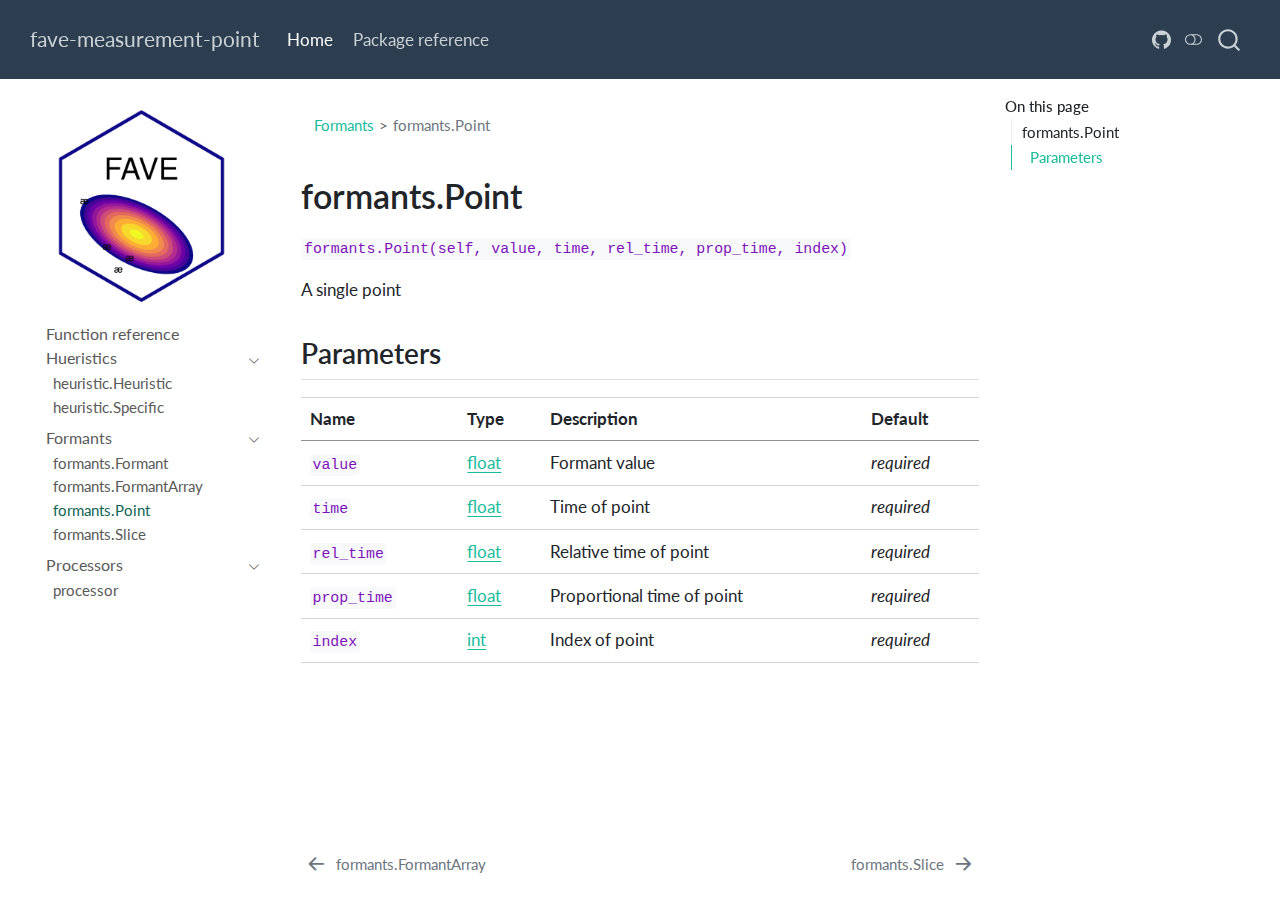
<file: reference/formants.Point.html>
<!DOCTYPE html>
<html xmlns="http://www.w3.org/1999/xhtml" lang="en" xml:lang="en"><head>

<meta charset="utf-8">
<meta name="generator" content="quarto-1.6.42">

<meta name="viewport" content="width=device-width, initial-scale=1.0, user-scalable=yes">


<title>formants.point – fave-measurement-point</title>
<style>
code{white-space: pre-wrap;}
span.smallcaps{font-variant: small-caps;}
div.columns{display: flex; gap: min(4vw, 1.5em);}
div.column{flex: auto; overflow-x: auto;}
div.hanging-indent{margin-left: 1.5em; text-indent: -1.5em;}
ul.task-list{list-style: none;}
ul.task-list li input[type="checkbox"] {
  width: 0.8em;
  margin: 0 0.8em 0.2em -1em; /* quarto-specific, see https://github.com/quarto-dev/quarto-cli/issues/4556 */ 
  vertical-align: middle;
}
</style>


<script src="../site_libs/quarto-nav/quarto-nav.js"></script>
<script src="../site_libs/quarto-nav/headroom.min.js"></script>
<script src="../site_libs/clipboard/clipboard.min.js"></script>
<script src="../site_libs/quarto-search/autocomplete.umd.js"></script>
<script src="../site_libs/quarto-search/fuse.min.js"></script>
<script src="../site_libs/quarto-search/quarto-search.js"></script>
<meta name="quarto:offset" content="../">
<link href="../reference/formants.Slice.html" rel="next">
<link href="../reference/formants.FormantArray.html" rel="prev">
<link href="../assets/logo.png" rel="icon" type="image/png">
<script src="../site_libs/quarto-html/quarto.js"></script>
<script src="../site_libs/quarto-html/popper.min.js"></script>
<script src="../site_libs/quarto-html/tippy.umd.min.js"></script>
<script src="../site_libs/quarto-html/anchor.min.js"></script>
<link href="../site_libs/quarto-html/tippy.css" rel="stylesheet">
<link href="../site_libs/quarto-html/quarto-syntax-highlighting-de84f8d6bb715db06a919283c2d1e787.css" rel="stylesheet" class="quarto-color-scheme" id="quarto-text-highlighting-styles">
<link href="../site_libs/quarto-html/quarto-syntax-highlighting-dark-9a023c9ade86a60361e96e3e3f11bc54.css" rel="prefetch" class="quarto-color-scheme quarto-color-alternate" id="quarto-text-highlighting-styles">
<script src="../site_libs/bootstrap/bootstrap.min.js"></script>
<link href="../site_libs/bootstrap/bootstrap-icons.css" rel="stylesheet">
<link href="../site_libs/bootstrap/bootstrap-8cf86bcb67ab4f939aa7666f40e6df60.min.css" rel="stylesheet" append-hash="true" class="quarto-color-scheme" id="quarto-bootstrap" data-mode="light">
<link href="../site_libs/bootstrap/bootstrap-dark-3be78797370dd2ac6d95da109db65c6f.min.css" rel="prefetch" append-hash="true" class="quarto-color-scheme quarto-color-alternate" id="quarto-bootstrap" data-mode="dark">
<link href="../site_libs/quarto-contrib/codenamelabel/codeblocklabel.css" rel="stylesheet">
<script id="quarto-search-options" type="application/json">{
  "location": "navbar",
  "copy-button": false,
  "collapse-after": 3,
  "panel-placement": "end",
  "type": "overlay",
  "limit": 50,
  "keyboard-shortcut": [
    "f",
    "/",
    "s"
  ],
  "show-item-context": false,
  "language": {
    "search-no-results-text": "No results",
    "search-matching-documents-text": "matching documents",
    "search-copy-link-title": "Copy link to search",
    "search-hide-matches-text": "Hide additional matches",
    "search-more-match-text": "more match in this document",
    "search-more-matches-text": "more matches in this document",
    "search-clear-button-title": "Clear",
    "search-text-placeholder": "",
    "search-detached-cancel-button-title": "Cancel",
    "search-submit-button-title": "Submit",
    "search-label": "Search"
  }
}</script>


<link rel="stylesheet" href="../styles/styles.css">
</head>

<body class="nav-sidebar floating nav-fixed">

<div id="quarto-search-results"></div>
  <header id="quarto-header" class="headroom fixed-top">
    <nav class="navbar navbar-expand-lg " data-bs-theme="dark">
      <div class="navbar-container container-fluid">
      <div class="navbar-brand-container mx-auto">
    <a class="navbar-brand" href="../index.html">
    <span class="navbar-title">fave-measurement-point</span>
    </a>
  </div>
            <div id="quarto-search" class="" title="Search"></div>
          <button class="navbar-toggler" type="button" data-bs-toggle="collapse" data-bs-target="#navbarCollapse" aria-controls="navbarCollapse" role="menu" aria-expanded="false" aria-label="Toggle navigation" onclick="if (window.quartoToggleHeadroom) { window.quartoToggleHeadroom(); }">
  <span class="navbar-toggler-icon"></span>
</button>
          <div class="collapse navbar-collapse" id="navbarCollapse">
            <ul class="navbar-nav navbar-nav-scroll me-auto">
  <li class="nav-item">
    <a class="nav-link active" href="../index.html" aria-current="page"> 
<span class="menu-text">Home</span></a>
  </li>  
  <li class="nav-item">
    <a class="nav-link" href="../reference/"> 
<span class="menu-text">Package reference</span></a>
  </li>  
</ul>
            <ul class="navbar-nav navbar-nav-scroll ms-auto">
  <li class="nav-item compact">
    <a class="nav-link" href="https://github.com/Forced-Alignment-and-Vowel-Extraction/fave-measurement-point"> <i class="bi bi-github" role="img">
</i> 
<span class="menu-text"></span></a>
  </li>  
</ul>
          </div> <!-- /navcollapse -->
            <div class="quarto-navbar-tools">
  <a href="" class="quarto-color-scheme-toggle quarto-navigation-tool  px-1" onclick="window.quartoToggleColorScheme(); return false;" title="Toggle dark mode"><i class="bi"></i></a>
</div>
      </div> <!-- /container-fluid -->
    </nav>
  <nav class="quarto-secondary-nav">
    <div class="container-fluid d-flex">
      <button type="button" class="quarto-btn-toggle btn" data-bs-toggle="collapse" role="button" data-bs-target=".quarto-sidebar-collapse-item" aria-controls="quarto-sidebar" aria-expanded="false" aria-label="Toggle sidebar navigation" onclick="if (window.quartoToggleHeadroom) { window.quartoToggleHeadroom(); }">
        <i class="bi bi-layout-text-sidebar-reverse"></i>
      </button>
        <nav class="quarto-page-breadcrumbs" aria-label="breadcrumb"><ol class="breadcrumb"><li class="breadcrumb-item"><a href="../reference/formants.Formant.html">Formants</a></li><li class="breadcrumb-item"><a href="../reference/formants.Point.html">formants.Point</a></li></ol></nav>
        <a class="flex-grow-1" role="navigation" data-bs-toggle="collapse" data-bs-target=".quarto-sidebar-collapse-item" aria-controls="quarto-sidebar" aria-expanded="false" aria-label="Toggle sidebar navigation" onclick="if (window.quartoToggleHeadroom) { window.quartoToggleHeadroom(); }">      
        </a>
    </div>
  </nav>
</header>
<!-- content -->
<div id="quarto-content" class="quarto-container page-columns page-rows-contents page-layout-article page-navbar">
<!-- sidebar -->
  <nav id="quarto-sidebar" class="sidebar collapse collapse-horizontal quarto-sidebar-collapse-item sidebar-navigation floating overflow-auto">
    <div class="pt-lg-2 mt-2 text-left sidebar-header">
      <a href="../index.html" class="sidebar-logo-link">
      <img src="../assets/logo.png" alt="" class="sidebar-logo py-0 d-lg-inline d-none">
      </a>
      </div>
    <div class="sidebar-menu-container"> 
    <ul class="list-unstyled mt-1">
        <li class="sidebar-item">
  <div class="sidebar-item-container"> 
  <a href="../reference/index.html" class="sidebar-item-text sidebar-link">
 <span class="menu-text">Function reference</span></a>
  </div>
</li>
        <li class="sidebar-item sidebar-item-section">
      <div class="sidebar-item-container"> 
            <a class="sidebar-item-text sidebar-link text-start" data-bs-toggle="collapse" data-bs-target="#quarto-sidebar-section-1" role="navigation" aria-expanded="true">
 <span class="menu-text">Hueristics</span></a>
          <a class="sidebar-item-toggle text-start" data-bs-toggle="collapse" data-bs-target="#quarto-sidebar-section-1" role="navigation" aria-expanded="true" aria-label="Toggle section">
            <i class="bi bi-chevron-right ms-2"></i>
          </a> 
      </div>
      <ul id="quarto-sidebar-section-1" class="collapse list-unstyled sidebar-section depth1 show">  
          <li class="sidebar-item">
  <div class="sidebar-item-container"> 
  <a href="../reference/heuristic.Heuristic.html" class="sidebar-item-text sidebar-link">
 <span class="menu-text">heuristic.Heuristic</span></a>
  </div>
</li>
          <li class="sidebar-item">
  <div class="sidebar-item-container"> 
  <a href="../reference/heuristic.Specific.html" class="sidebar-item-text sidebar-link">
 <span class="menu-text">heuristic.Specific</span></a>
  </div>
</li>
      </ul>
  </li>
        <li class="sidebar-item sidebar-item-section">
      <div class="sidebar-item-container"> 
            <a class="sidebar-item-text sidebar-link text-start" data-bs-toggle="collapse" data-bs-target="#quarto-sidebar-section-2" role="navigation" aria-expanded="true">
 <span class="menu-text">Formants</span></a>
          <a class="sidebar-item-toggle text-start" data-bs-toggle="collapse" data-bs-target="#quarto-sidebar-section-2" role="navigation" aria-expanded="true" aria-label="Toggle section">
            <i class="bi bi-chevron-right ms-2"></i>
          </a> 
      </div>
      <ul id="quarto-sidebar-section-2" class="collapse list-unstyled sidebar-section depth1 show">  
          <li class="sidebar-item">
  <div class="sidebar-item-container"> 
  <a href="../reference/formants.Formant.html" class="sidebar-item-text sidebar-link">
 <span class="menu-text">formants.Formant</span></a>
  </div>
</li>
          <li class="sidebar-item">
  <div class="sidebar-item-container"> 
  <a href="../reference/formants.FormantArray.html" class="sidebar-item-text sidebar-link">
 <span class="menu-text">formants.FormantArray</span></a>
  </div>
</li>
          <li class="sidebar-item">
  <div class="sidebar-item-container"> 
  <a href="../reference/formants.Point.html" class="sidebar-item-text sidebar-link active">
 <span class="menu-text">formants.Point</span></a>
  </div>
</li>
          <li class="sidebar-item">
  <div class="sidebar-item-container"> 
  <a href="../reference/formants.Slice.html" class="sidebar-item-text sidebar-link">
 <span class="menu-text">formants.Slice</span></a>
  </div>
</li>
      </ul>
  </li>
        <li class="sidebar-item sidebar-item-section">
      <div class="sidebar-item-container"> 
            <a class="sidebar-item-text sidebar-link text-start" data-bs-toggle="collapse" data-bs-target="#quarto-sidebar-section-3" role="navigation" aria-expanded="true">
 <span class="menu-text">Processors</span></a>
          <a class="sidebar-item-toggle text-start" data-bs-toggle="collapse" data-bs-target="#quarto-sidebar-section-3" role="navigation" aria-expanded="true" aria-label="Toggle section">
            <i class="bi bi-chevron-right ms-2"></i>
          </a> 
      </div>
      <ul id="quarto-sidebar-section-3" class="collapse list-unstyled sidebar-section depth1 show">  
          <li class="sidebar-item">
  <div class="sidebar-item-container"> 
  <a href="../reference/processor.html" class="sidebar-item-text sidebar-link">
 <span class="menu-text">processor</span></a>
  </div>
</li>
      </ul>
  </li>
    </ul>
    </div>
</nav>
<div id="quarto-sidebar-glass" class="quarto-sidebar-collapse-item" data-bs-toggle="collapse" data-bs-target=".quarto-sidebar-collapse-item"></div>
<!-- margin-sidebar -->
    <div id="quarto-margin-sidebar" class="sidebar margin-sidebar">
        <nav id="TOC" role="doc-toc" class="toc-active">
    <h2 id="toc-title">On this page</h2>
   
  <ul>
  <li><a href="#fave_measurement_point.formants.Point" id="toc-fave_measurement_point.formants.Point" class="nav-link active" data-scroll-target="#fave_measurement_point.formants.Point">formants.Point</a>
  <ul>
  <li><a href="#parameters" id="toc-parameters" class="nav-link" data-scroll-target="#parameters">Parameters</a></li>
  </ul></li>
  </ul>
</nav>
    </div>
<!-- main -->
<main class="content" id="quarto-document-content"><header id="title-block-header" class="quarto-title-block"><nav class="quarto-page-breadcrumbs quarto-title-breadcrumbs d-none d-lg-block" aria-label="breadcrumb"><ol class="breadcrumb"><li class="breadcrumb-item"><a href="../reference/formants.Formant.html">Formants</a></li><li class="breadcrumb-item"><a href="../reference/formants.Point.html">formants.Point</a></li></ol></nav></header>




<section id="fave_measurement_point.formants.Point" class="level1">
<h1>formants.Point</h1>
<p><code>formants.Point(self, value, time, rel_time, prop_time, index)</code></p>
<p>A single point</p>
<section id="parameters" class="level2">
<h2 class="anchored" data-anchor-id="parameters">Parameters</h2>
<table class="caption-top table">
<thead>
<tr class="header">
<th>Name</th>
<th>Type</th>
<th>Description</th>
<th>Default</th>
</tr>
</thead>
<tbody>
<tr class="odd">
<td><code>value</code></td>
<td><a href="https://docs.python.org/3/library/functions.html#float">float</a></td>
<td>Formant value</td>
<td><em>required</em></td>
</tr>
<tr class="even">
<td><code>time</code></td>
<td><a href="https://docs.python.org/3/library/functions.html#float">float</a></td>
<td>Time of point</td>
<td><em>required</em></td>
</tr>
<tr class="odd">
<td><code>rel_time</code></td>
<td><a href="https://docs.python.org/3/library/functions.html#float">float</a></td>
<td>Relative time of point</td>
<td><em>required</em></td>
</tr>
<tr class="even">
<td><code>prop_time</code></td>
<td><a href="https://docs.python.org/3/library/functions.html#float">float</a></td>
<td>Proportional time of point</td>
<td><em>required</em></td>
</tr>
<tr class="odd">
<td><code>index</code></td>
<td><a href="https://docs.python.org/3/library/functions.html#int">int</a></td>
<td>Index of point</td>
<td><em>required</em></td>
</tr>
</tbody>
</table>


</section>
</section>

</main> <!-- /main -->
<script id="quarto-html-after-body" type="application/javascript">
window.document.addEventListener("DOMContentLoaded", function (event) {
  const toggleBodyColorMode = (bsSheetEl) => {
    const mode = bsSheetEl.getAttribute("data-mode");
    const bodyEl = window.document.querySelector("body");
    if (mode === "dark") {
      bodyEl.classList.add("quarto-dark");
      bodyEl.classList.remove("quarto-light");
    } else {
      bodyEl.classList.add("quarto-light");
      bodyEl.classList.remove("quarto-dark");
    }
  }
  const toggleBodyColorPrimary = () => {
    const bsSheetEl = window.document.querySelector("link#quarto-bootstrap");
    if (bsSheetEl) {
      toggleBodyColorMode(bsSheetEl);
    }
  }
  toggleBodyColorPrimary();  
  const disableStylesheet = (stylesheets) => {
    for (let i=0; i < stylesheets.length; i++) {
      const stylesheet = stylesheets[i];
      stylesheet.rel = 'prefetch';
    }
  }
  const enableStylesheet = (stylesheets) => {
    for (let i=0; i < stylesheets.length; i++) {
      const stylesheet = stylesheets[i];
      stylesheet.rel = 'stylesheet';
    }
  }
  const manageTransitions = (selector, allowTransitions) => {
    const els = window.document.querySelectorAll(selector);
    for (let i=0; i < els.length; i++) {
      const el = els[i];
      if (allowTransitions) {
        el.classList.remove('notransition');
      } else {
        el.classList.add('notransition');
      }
    }
  }
  const toggleGiscusIfUsed = (isAlternate, darkModeDefault) => {
    const baseTheme = document.querySelector('#giscus-base-theme')?.value ?? 'light';
    const alternateTheme = document.querySelector('#giscus-alt-theme')?.value ?? 'dark';
    let newTheme = '';
    if(darkModeDefault) {
      newTheme = isAlternate ? baseTheme : alternateTheme;
    } else {
      newTheme = isAlternate ? alternateTheme : baseTheme;
    }
    const changeGiscusTheme = () => {
      // From: https://github.com/giscus/giscus/issues/336
      const sendMessage = (message) => {
        const iframe = document.querySelector('iframe.giscus-frame');
        if (!iframe) return;
        iframe.contentWindow.postMessage({ giscus: message }, 'https://giscus.app');
      }
      sendMessage({
        setConfig: {
          theme: newTheme
        }
      });
    }
    const isGiscussLoaded = window.document.querySelector('iframe.giscus-frame') !== null;
    if (isGiscussLoaded) {
      changeGiscusTheme();
    }
  }
  const toggleColorMode = (alternate) => {
    // Switch the stylesheets
    const alternateStylesheets = window.document.querySelectorAll('link.quarto-color-scheme.quarto-color-alternate');
    manageTransitions('#quarto-margin-sidebar .nav-link', false);
    if (alternate) {
      enableStylesheet(alternateStylesheets);
      for (const sheetNode of alternateStylesheets) {
        if (sheetNode.id === "quarto-bootstrap") {
          toggleBodyColorMode(sheetNode);
        }
      }
    } else {
      disableStylesheet(alternateStylesheets);
      toggleBodyColorPrimary();
    }
    manageTransitions('#quarto-margin-sidebar .nav-link', true);
    // Switch the toggles
    const toggles = window.document.querySelectorAll('.quarto-color-scheme-toggle');
    for (let i=0; i < toggles.length; i++) {
      const toggle = toggles[i];
      if (toggle) {
        if (alternate) {
          toggle.classList.add("alternate");     
        } else {
          toggle.classList.remove("alternate");
        }
      }
    }
    // Hack to workaround the fact that safari doesn't
    // properly recolor the scrollbar when toggling (#1455)
    if (navigator.userAgent.indexOf('Safari') > 0 && navigator.userAgent.indexOf('Chrome') == -1) {
      manageTransitions("body", false);
      window.scrollTo(0, 1);
      setTimeout(() => {
        window.scrollTo(0, 0);
        manageTransitions("body", true);
      }, 40);  
    }
  }
  const isFileUrl = () => { 
    return window.location.protocol === 'file:';
  }
  const hasAlternateSentinel = () => {  
    let styleSentinel = getColorSchemeSentinel();
    if (styleSentinel !== null) {
      return styleSentinel === "alternate";
    } else {
      return false;
    }
  }
  const setStyleSentinel = (alternate) => {
    const value = alternate ? "alternate" : "default";
    if (!isFileUrl()) {
      window.localStorage.setItem("quarto-color-scheme", value);
    } else {
      localAlternateSentinel = value;
    }
  }
  const getColorSchemeSentinel = () => {
    if (!isFileUrl()) {
      const storageValue = window.localStorage.getItem("quarto-color-scheme");
      return storageValue != null ? storageValue : localAlternateSentinel;
    } else {
      return localAlternateSentinel;
    }
  }
  const darkModeDefault = false;
  let localAlternateSentinel = darkModeDefault ? 'alternate' : 'default';
  // Dark / light mode switch
  window.quartoToggleColorScheme = () => {
    // Read the current dark / light value 
    let toAlternate = !hasAlternateSentinel();
    toggleColorMode(toAlternate);
    setStyleSentinel(toAlternate);
    toggleGiscusIfUsed(toAlternate, darkModeDefault);
  };
  // Ensure there is a toggle, if there isn't float one in the top right
  if (window.document.querySelector('.quarto-color-scheme-toggle') === null) {
    const a = window.document.createElement('a');
    a.classList.add('top-right');
    a.classList.add('quarto-color-scheme-toggle');
    a.href = "";
    a.onclick = function() { try { window.quartoToggleColorScheme(); } catch {} return false; };
    const i = window.document.createElement("i");
    i.classList.add('bi');
    a.appendChild(i);
    window.document.body.appendChild(a);
  }
  // Switch to dark mode if need be
  if (hasAlternateSentinel()) {
    toggleColorMode(true);
  } else {
    toggleColorMode(false);
  }
  const icon = "";
  const anchorJS = new window.AnchorJS();
  anchorJS.options = {
    placement: 'right',
    icon: icon
  };
  anchorJS.add('.anchored');
  const isCodeAnnotation = (el) => {
    for (const clz of el.classList) {
      if (clz.startsWith('code-annotation-')) {                     
        return true;
      }
    }
    return false;
  }
  const onCopySuccess = function(e) {
    // button target
    const button = e.trigger;
    // don't keep focus
    button.blur();
    // flash "checked"
    button.classList.add('code-copy-button-checked');
    var currentTitle = button.getAttribute("title");
    button.setAttribute("title", "Copied!");
    let tooltip;
    if (window.bootstrap) {
      button.setAttribute("data-bs-toggle", "tooltip");
      button.setAttribute("data-bs-placement", "left");
      button.setAttribute("data-bs-title", "Copied!");
      tooltip = new bootstrap.Tooltip(button, 
        { trigger: "manual", 
          customClass: "code-copy-button-tooltip",
          offset: [0, -8]});
      tooltip.show();    
    }
    setTimeout(function() {
      if (tooltip) {
        tooltip.hide();
        button.removeAttribute("data-bs-title");
        button.removeAttribute("data-bs-toggle");
        button.removeAttribute("data-bs-placement");
      }
      button.setAttribute("title", currentTitle);
      button.classList.remove('code-copy-button-checked');
    }, 1000);
    // clear code selection
    e.clearSelection();
  }
  const getTextToCopy = function(trigger) {
      const codeEl = trigger.previousElementSibling.cloneNode(true);
      for (const childEl of codeEl.children) {
        if (isCodeAnnotation(childEl)) {
          childEl.remove();
        }
      }
      return codeEl.innerText;
  }
  const clipboard = new window.ClipboardJS('.code-copy-button:not([data-in-quarto-modal])', {
    text: getTextToCopy
  });
  clipboard.on('success', onCopySuccess);
  if (window.document.getElementById('quarto-embedded-source-code-modal')) {
    const clipboardModal = new window.ClipboardJS('.code-copy-button[data-in-quarto-modal]', {
      text: getTextToCopy,
      container: window.document.getElementById('quarto-embedded-source-code-modal')
    });
    clipboardModal.on('success', onCopySuccess);
  }
    var localhostRegex = new RegExp(/^(?:http|https):\/\/localhost\:?[0-9]*\//);
    var mailtoRegex = new RegExp(/^mailto:/);
      var filterRegex = new RegExp("https:\/\/Forced-Alignment-and-Vowel-Extraction\.github\.io\/fave-measurement-point\/");
    var isInternal = (href) => {
        return filterRegex.test(href) || localhostRegex.test(href) || mailtoRegex.test(href);
    }
    // Inspect non-navigation links and adorn them if external
 	var links = window.document.querySelectorAll('a[href]:not(.nav-link):not(.navbar-brand):not(.toc-action):not(.sidebar-link):not(.sidebar-item-toggle):not(.pagination-link):not(.no-external):not([aria-hidden]):not(.dropdown-item):not(.quarto-navigation-tool):not(.about-link)');
    for (var i=0; i<links.length; i++) {
      const link = links[i];
      if (!isInternal(link.href)) {
        // undo the damage that might have been done by quarto-nav.js in the case of
        // links that we want to consider external
        if (link.dataset.originalHref !== undefined) {
          link.href = link.dataset.originalHref;
        }
      }
    }
  function tippyHover(el, contentFn, onTriggerFn, onUntriggerFn) {
    const config = {
      allowHTML: true,
      maxWidth: 500,
      delay: 100,
      arrow: false,
      appendTo: function(el) {
          return el.parentElement;
      },
      interactive: true,
      interactiveBorder: 10,
      theme: 'quarto',
      placement: 'bottom-start',
    };
    if (contentFn) {
      config.content = contentFn;
    }
    if (onTriggerFn) {
      config.onTrigger = onTriggerFn;
    }
    if (onUntriggerFn) {
      config.onUntrigger = onUntriggerFn;
    }
    window.tippy(el, config); 
  }
  const noterefs = window.document.querySelectorAll('a[role="doc-noteref"]');
  for (var i=0; i<noterefs.length; i++) {
    const ref = noterefs[i];
    tippyHover(ref, function() {
      // use id or data attribute instead here
      let href = ref.getAttribute('data-footnote-href') || ref.getAttribute('href');
      try { href = new URL(href).hash; } catch {}
      const id = href.replace(/^#\/?/, "");
      const note = window.document.getElementById(id);
      if (note) {
        return note.innerHTML;
      } else {
        return "";
      }
    });
  }
  const xrefs = window.document.querySelectorAll('a.quarto-xref');
  const processXRef = (id, note) => {
    // Strip column container classes
    const stripColumnClz = (el) => {
      el.classList.remove("page-full", "page-columns");
      if (el.children) {
        for (const child of el.children) {
          stripColumnClz(child);
        }
      }
    }
    stripColumnClz(note)
    if (id === null || id.startsWith('sec-')) {
      // Special case sections, only their first couple elements
      const container = document.createElement("div");
      if (note.children && note.children.length > 2) {
        container.appendChild(note.children[0].cloneNode(true));
        for (let i = 1; i < note.children.length; i++) {
          const child = note.children[i];
          if (child.tagName === "P" && child.innerText === "") {
            continue;
          } else {
            container.appendChild(child.cloneNode(true));
            break;
          }
        }
        if (window.Quarto?.typesetMath) {
          window.Quarto.typesetMath(container);
        }
        return container.innerHTML
      } else {
        if (window.Quarto?.typesetMath) {
          window.Quarto.typesetMath(note);
        }
        return note.innerHTML;
      }
    } else {
      // Remove any anchor links if they are present
      const anchorLink = note.querySelector('a.anchorjs-link');
      if (anchorLink) {
        anchorLink.remove();
      }
      if (window.Quarto?.typesetMath) {
        window.Quarto.typesetMath(note);
      }
      if (note.classList.contains("callout")) {
        return note.outerHTML;
      } else {
        return note.innerHTML;
      }
    }
  }
  for (var i=0; i<xrefs.length; i++) {
    const xref = xrefs[i];
    tippyHover(xref, undefined, function(instance) {
      instance.disable();
      let url = xref.getAttribute('href');
      let hash = undefined; 
      if (url.startsWith('#')) {
        hash = url;
      } else {
        try { hash = new URL(url).hash; } catch {}
      }
      if (hash) {
        const id = hash.replace(/^#\/?/, "");
        const note = window.document.getElementById(id);
        if (note !== null) {
          try {
            const html = processXRef(id, note.cloneNode(true));
            instance.setContent(html);
          } finally {
            instance.enable();
            instance.show();
          }
        } else {
          // See if we can fetch this
          fetch(url.split('#')[0])
          .then(res => res.text())
          .then(html => {
            const parser = new DOMParser();
            const htmlDoc = parser.parseFromString(html, "text/html");
            const note = htmlDoc.getElementById(id);
            if (note !== null) {
              const html = processXRef(id, note);
              instance.setContent(html);
            } 
          }).finally(() => {
            instance.enable();
            instance.show();
          });
        }
      } else {
        // See if we can fetch a full url (with no hash to target)
        // This is a special case and we should probably do some content thinning / targeting
        fetch(url)
        .then(res => res.text())
        .then(html => {
          const parser = new DOMParser();
          const htmlDoc = parser.parseFromString(html, "text/html");
          const note = htmlDoc.querySelector('main.content');
          if (note !== null) {
            // This should only happen for chapter cross references
            // (since there is no id in the URL)
            // remove the first header
            if (note.children.length > 0 && note.children[0].tagName === "HEADER") {
              note.children[0].remove();
            }
            const html = processXRef(null, note);
            instance.setContent(html);
          } 
        }).finally(() => {
          instance.enable();
          instance.show();
        });
      }
    }, function(instance) {
    });
  }
      let selectedAnnoteEl;
      const selectorForAnnotation = ( cell, annotation) => {
        let cellAttr = 'data-code-cell="' + cell + '"';
        let lineAttr = 'data-code-annotation="' +  annotation + '"';
        const selector = 'span[' + cellAttr + '][' + lineAttr + ']';
        return selector;
      }
      const selectCodeLines = (annoteEl) => {
        const doc = window.document;
        const targetCell = annoteEl.getAttribute("data-target-cell");
        const targetAnnotation = annoteEl.getAttribute("data-target-annotation");
        const annoteSpan = window.document.querySelector(selectorForAnnotation(targetCell, targetAnnotation));
        const lines = annoteSpan.getAttribute("data-code-lines").split(",");
        const lineIds = lines.map((line) => {
          return targetCell + "-" + line;
        })
        let top = null;
        let height = null;
        let parent = null;
        if (lineIds.length > 0) {
            //compute the position of the single el (top and bottom and make a div)
            const el = window.document.getElementById(lineIds[0]);
            top = el.offsetTop;
            height = el.offsetHeight;
            parent = el.parentElement.parentElement;
          if (lineIds.length > 1) {
            const lastEl = window.document.getElementById(lineIds[lineIds.length - 1]);
            const bottom = lastEl.offsetTop + lastEl.offsetHeight;
            height = bottom - top;
          }
          if (top !== null && height !== null && parent !== null) {
            // cook up a div (if necessary) and position it 
            let div = window.document.getElementById("code-annotation-line-highlight");
            if (div === null) {
              div = window.document.createElement("div");
              div.setAttribute("id", "code-annotation-line-highlight");
              div.style.position = 'absolute';
              parent.appendChild(div);
            }
            div.style.top = top - 2 + "px";
            div.style.height = height + 4 + "px";
            div.style.left = 0;
            let gutterDiv = window.document.getElementById("code-annotation-line-highlight-gutter");
            if (gutterDiv === null) {
              gutterDiv = window.document.createElement("div");
              gutterDiv.setAttribute("id", "code-annotation-line-highlight-gutter");
              gutterDiv.style.position = 'absolute';
              const codeCell = window.document.getElementById(targetCell);
              const gutter = codeCell.querySelector('.code-annotation-gutter');
              gutter.appendChild(gutterDiv);
            }
            gutterDiv.style.top = top - 2 + "px";
            gutterDiv.style.height = height + 4 + "px";
          }
          selectedAnnoteEl = annoteEl;
        }
      };
      const unselectCodeLines = () => {
        const elementsIds = ["code-annotation-line-highlight", "code-annotation-line-highlight-gutter"];
        elementsIds.forEach((elId) => {
          const div = window.document.getElementById(elId);
          if (div) {
            div.remove();
          }
        });
        selectedAnnoteEl = undefined;
      };
        // Handle positioning of the toggle
    window.addEventListener(
      "resize",
      throttle(() => {
        elRect = undefined;
        if (selectedAnnoteEl) {
          selectCodeLines(selectedAnnoteEl);
        }
      }, 10)
    );
    function throttle(fn, ms) {
    let throttle = false;
    let timer;
      return (...args) => {
        if(!throttle) { // first call gets through
            fn.apply(this, args);
            throttle = true;
        } else { // all the others get throttled
            if(timer) clearTimeout(timer); // cancel #2
            timer = setTimeout(() => {
              fn.apply(this, args);
              timer = throttle = false;
            }, ms);
        }
      };
    }
      // Attach click handler to the DT
      const annoteDls = window.document.querySelectorAll('dt[data-target-cell]');
      for (const annoteDlNode of annoteDls) {
        annoteDlNode.addEventListener('click', (event) => {
          const clickedEl = event.target;
          if (clickedEl !== selectedAnnoteEl) {
            unselectCodeLines();
            const activeEl = window.document.querySelector('dt[data-target-cell].code-annotation-active');
            if (activeEl) {
              activeEl.classList.remove('code-annotation-active');
            }
            selectCodeLines(clickedEl);
            clickedEl.classList.add('code-annotation-active');
          } else {
            // Unselect the line
            unselectCodeLines();
            clickedEl.classList.remove('code-annotation-active');
          }
        });
      }
  const findCites = (el) => {
    const parentEl = el.parentElement;
    if (parentEl) {
      const cites = parentEl.dataset.cites;
      if (cites) {
        return {
          el,
          cites: cites.split(' ')
        };
      } else {
        return findCites(el.parentElement)
      }
    } else {
      return undefined;
    }
  };
  var bibliorefs = window.document.querySelectorAll('a[role="doc-biblioref"]');
  for (var i=0; i<bibliorefs.length; i++) {
    const ref = bibliorefs[i];
    const citeInfo = findCites(ref);
    if (citeInfo) {
      tippyHover(citeInfo.el, function() {
        var popup = window.document.createElement('div');
        citeInfo.cites.forEach(function(cite) {
          var citeDiv = window.document.createElement('div');
          citeDiv.classList.add('hanging-indent');
          citeDiv.classList.add('csl-entry');
          var biblioDiv = window.document.getElementById('ref-' + cite);
          if (biblioDiv) {
            citeDiv.innerHTML = biblioDiv.innerHTML;
          }
          popup.appendChild(citeDiv);
        });
        return popup.innerHTML;
      });
    }
  }
});
</script>
<nav class="page-navigation">
  <div class="nav-page nav-page-previous">
      <a href="../reference/formants.FormantArray.html" class="pagination-link" aria-label="formants.FormantArray">
        <i class="bi bi-arrow-left-short"></i> <span class="nav-page-text">formants.FormantArray</span>
      </a>          
  </div>
  <div class="nav-page nav-page-next">
      <a href="../reference/formants.Slice.html" class="pagination-link" aria-label="formants.Slice">
        <span class="nav-page-text">formants.Slice</span> <i class="bi bi-arrow-right-short"></i>
      </a>
  </div>
</nav>
</div> <!-- /content -->




</body></html>
</file>
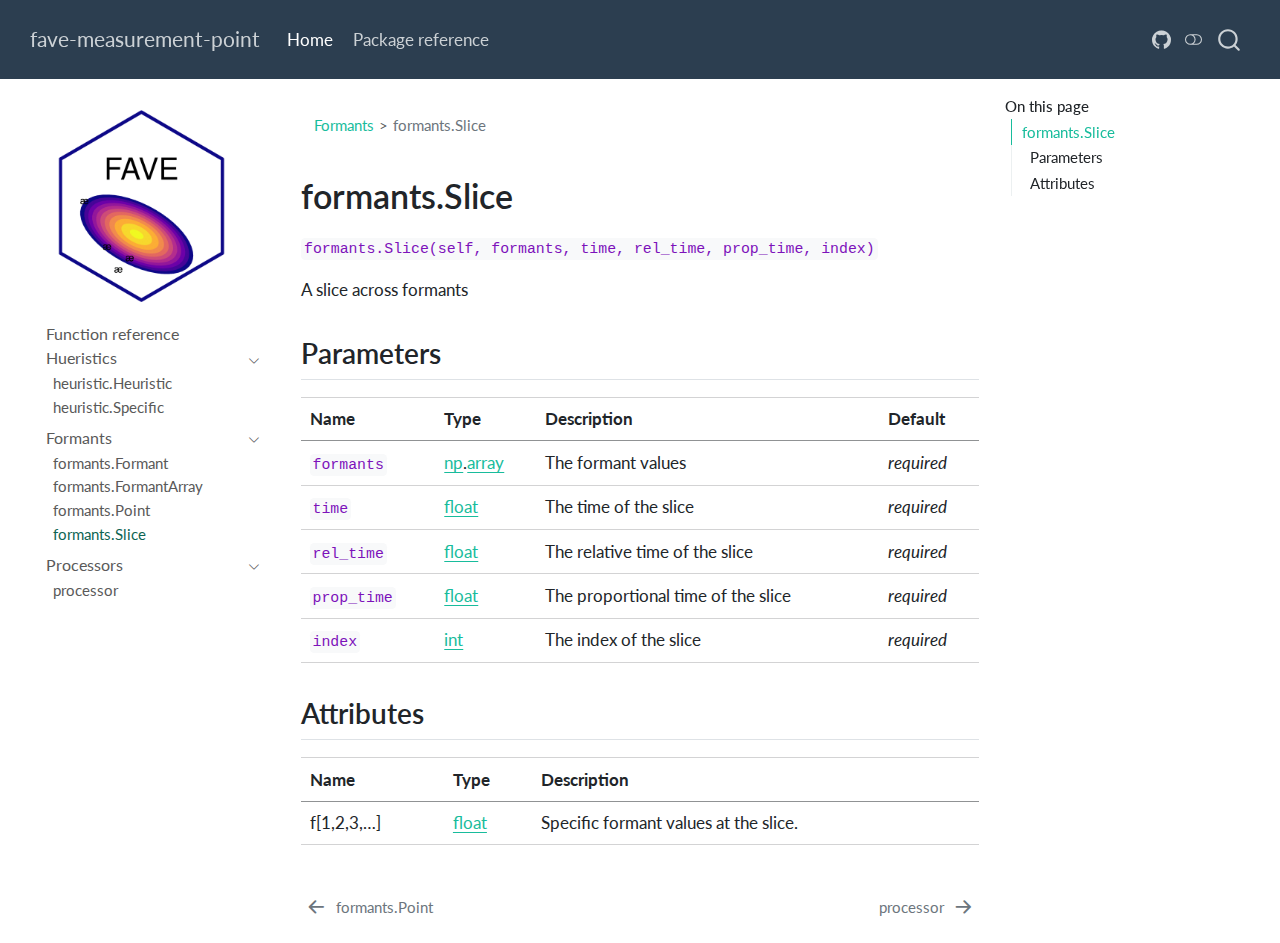
<file: reference/formants.Slice.html>
<!DOCTYPE html>
<html xmlns="http://www.w3.org/1999/xhtml" lang="en" xml:lang="en"><head>

<meta charset="utf-8">
<meta name="generator" content="quarto-1.6.42">

<meta name="viewport" content="width=device-width, initial-scale=1.0, user-scalable=yes">


<title>formants.slice – fave-measurement-point</title>
<style>
code{white-space: pre-wrap;}
span.smallcaps{font-variant: small-caps;}
div.columns{display: flex; gap: min(4vw, 1.5em);}
div.column{flex: auto; overflow-x: auto;}
div.hanging-indent{margin-left: 1.5em; text-indent: -1.5em;}
ul.task-list{list-style: none;}
ul.task-list li input[type="checkbox"] {
  width: 0.8em;
  margin: 0 0.8em 0.2em -1em; /* quarto-specific, see https://github.com/quarto-dev/quarto-cli/issues/4556 */ 
  vertical-align: middle;
}
</style>


<script src="../site_libs/quarto-nav/quarto-nav.js"></script>
<script src="../site_libs/quarto-nav/headroom.min.js"></script>
<script src="../site_libs/clipboard/clipboard.min.js"></script>
<script src="../site_libs/quarto-search/autocomplete.umd.js"></script>
<script src="../site_libs/quarto-search/fuse.min.js"></script>
<script src="../site_libs/quarto-search/quarto-search.js"></script>
<meta name="quarto:offset" content="../">
<link href="../reference/processor.html" rel="next">
<link href="../reference/formants.Point.html" rel="prev">
<link href="../assets/logo.png" rel="icon" type="image/png">
<script src="../site_libs/quarto-html/quarto.js"></script>
<script src="../site_libs/quarto-html/popper.min.js"></script>
<script src="../site_libs/quarto-html/tippy.umd.min.js"></script>
<script src="../site_libs/quarto-html/anchor.min.js"></script>
<link href="../site_libs/quarto-html/tippy.css" rel="stylesheet">
<link href="../site_libs/quarto-html/quarto-syntax-highlighting-de84f8d6bb715db06a919283c2d1e787.css" rel="stylesheet" class="quarto-color-scheme" id="quarto-text-highlighting-styles">
<link href="../site_libs/quarto-html/quarto-syntax-highlighting-dark-9a023c9ade86a60361e96e3e3f11bc54.css" rel="prefetch" class="quarto-color-scheme quarto-color-alternate" id="quarto-text-highlighting-styles">
<script src="../site_libs/bootstrap/bootstrap.min.js"></script>
<link href="../site_libs/bootstrap/bootstrap-icons.css" rel="stylesheet">
<link href="../site_libs/bootstrap/bootstrap-8cf86bcb67ab4f939aa7666f40e6df60.min.css" rel="stylesheet" append-hash="true" class="quarto-color-scheme" id="quarto-bootstrap" data-mode="light">
<link href="../site_libs/bootstrap/bootstrap-dark-3be78797370dd2ac6d95da109db65c6f.min.css" rel="prefetch" append-hash="true" class="quarto-color-scheme quarto-color-alternate" id="quarto-bootstrap" data-mode="dark">
<link href="../site_libs/quarto-contrib/codenamelabel/codeblocklabel.css" rel="stylesheet">
<script id="quarto-search-options" type="application/json">{
  "location": "navbar",
  "copy-button": false,
  "collapse-after": 3,
  "panel-placement": "end",
  "type": "overlay",
  "limit": 50,
  "keyboard-shortcut": [
    "f",
    "/",
    "s"
  ],
  "show-item-context": false,
  "language": {
    "search-no-results-text": "No results",
    "search-matching-documents-text": "matching documents",
    "search-copy-link-title": "Copy link to search",
    "search-hide-matches-text": "Hide additional matches",
    "search-more-match-text": "more match in this document",
    "search-more-matches-text": "more matches in this document",
    "search-clear-button-title": "Clear",
    "search-text-placeholder": "",
    "search-detached-cancel-button-title": "Cancel",
    "search-submit-button-title": "Submit",
    "search-label": "Search"
  }
}</script>


<link rel="stylesheet" href="../styles/styles.css">
</head>

<body class="nav-sidebar floating nav-fixed">

<div id="quarto-search-results"></div>
  <header id="quarto-header" class="headroom fixed-top">
    <nav class="navbar navbar-expand-lg " data-bs-theme="dark">
      <div class="navbar-container container-fluid">
      <div class="navbar-brand-container mx-auto">
    <a class="navbar-brand" href="../index.html">
    <span class="navbar-title">fave-measurement-point</span>
    </a>
  </div>
            <div id="quarto-search" class="" title="Search"></div>
          <button class="navbar-toggler" type="button" data-bs-toggle="collapse" data-bs-target="#navbarCollapse" aria-controls="navbarCollapse" role="menu" aria-expanded="false" aria-label="Toggle navigation" onclick="if (window.quartoToggleHeadroom) { window.quartoToggleHeadroom(); }">
  <span class="navbar-toggler-icon"></span>
</button>
          <div class="collapse navbar-collapse" id="navbarCollapse">
            <ul class="navbar-nav navbar-nav-scroll me-auto">
  <li class="nav-item">
    <a class="nav-link active" href="../index.html" aria-current="page"> 
<span class="menu-text">Home</span></a>
  </li>  
  <li class="nav-item">
    <a class="nav-link" href="../reference/"> 
<span class="menu-text">Package reference</span></a>
  </li>  
</ul>
            <ul class="navbar-nav navbar-nav-scroll ms-auto">
  <li class="nav-item compact">
    <a class="nav-link" href="https://github.com/Forced-Alignment-and-Vowel-Extraction/fave-measurement-point"> <i class="bi bi-github" role="img">
</i> 
<span class="menu-text"></span></a>
  </li>  
</ul>
          </div> <!-- /navcollapse -->
            <div class="quarto-navbar-tools">
  <a href="" class="quarto-color-scheme-toggle quarto-navigation-tool  px-1" onclick="window.quartoToggleColorScheme(); return false;" title="Toggle dark mode"><i class="bi"></i></a>
</div>
      </div> <!-- /container-fluid -->
    </nav>
  <nav class="quarto-secondary-nav">
    <div class="container-fluid d-flex">
      <button type="button" class="quarto-btn-toggle btn" data-bs-toggle="collapse" role="button" data-bs-target=".quarto-sidebar-collapse-item" aria-controls="quarto-sidebar" aria-expanded="false" aria-label="Toggle sidebar navigation" onclick="if (window.quartoToggleHeadroom) { window.quartoToggleHeadroom(); }">
        <i class="bi bi-layout-text-sidebar-reverse"></i>
      </button>
        <nav class="quarto-page-breadcrumbs" aria-label="breadcrumb"><ol class="breadcrumb"><li class="breadcrumb-item"><a href="../reference/formants.Formant.html">Formants</a></li><li class="breadcrumb-item"><a href="../reference/formants.Slice.html">formants.Slice</a></li></ol></nav>
        <a class="flex-grow-1" role="navigation" data-bs-toggle="collapse" data-bs-target=".quarto-sidebar-collapse-item" aria-controls="quarto-sidebar" aria-expanded="false" aria-label="Toggle sidebar navigation" onclick="if (window.quartoToggleHeadroom) { window.quartoToggleHeadroom(); }">      
        </a>
    </div>
  </nav>
</header>
<!-- content -->
<div id="quarto-content" class="quarto-container page-columns page-rows-contents page-layout-article page-navbar">
<!-- sidebar -->
  <nav id="quarto-sidebar" class="sidebar collapse collapse-horizontal quarto-sidebar-collapse-item sidebar-navigation floating overflow-auto">
    <div class="pt-lg-2 mt-2 text-left sidebar-header">
      <a href="../index.html" class="sidebar-logo-link">
      <img src="../assets/logo.png" alt="" class="sidebar-logo py-0 d-lg-inline d-none">
      </a>
      </div>
    <div class="sidebar-menu-container"> 
    <ul class="list-unstyled mt-1">
        <li class="sidebar-item">
  <div class="sidebar-item-container"> 
  <a href="../reference/index.html" class="sidebar-item-text sidebar-link">
 <span class="menu-text">Function reference</span></a>
  </div>
</li>
        <li class="sidebar-item sidebar-item-section">
      <div class="sidebar-item-container"> 
            <a class="sidebar-item-text sidebar-link text-start" data-bs-toggle="collapse" data-bs-target="#quarto-sidebar-section-1" role="navigation" aria-expanded="true">
 <span class="menu-text">Hueristics</span></a>
          <a class="sidebar-item-toggle text-start" data-bs-toggle="collapse" data-bs-target="#quarto-sidebar-section-1" role="navigation" aria-expanded="true" aria-label="Toggle section">
            <i class="bi bi-chevron-right ms-2"></i>
          </a> 
      </div>
      <ul id="quarto-sidebar-section-1" class="collapse list-unstyled sidebar-section depth1 show">  
          <li class="sidebar-item">
  <div class="sidebar-item-container"> 
  <a href="../reference/heuristic.Heuristic.html" class="sidebar-item-text sidebar-link">
 <span class="menu-text">heuristic.Heuristic</span></a>
  </div>
</li>
          <li class="sidebar-item">
  <div class="sidebar-item-container"> 
  <a href="../reference/heuristic.Specific.html" class="sidebar-item-text sidebar-link">
 <span class="menu-text">heuristic.Specific</span></a>
  </div>
</li>
      </ul>
  </li>
        <li class="sidebar-item sidebar-item-section">
      <div class="sidebar-item-container"> 
            <a class="sidebar-item-text sidebar-link text-start" data-bs-toggle="collapse" data-bs-target="#quarto-sidebar-section-2" role="navigation" aria-expanded="true">
 <span class="menu-text">Formants</span></a>
          <a class="sidebar-item-toggle text-start" data-bs-toggle="collapse" data-bs-target="#quarto-sidebar-section-2" role="navigation" aria-expanded="true" aria-label="Toggle section">
            <i class="bi bi-chevron-right ms-2"></i>
          </a> 
      </div>
      <ul id="quarto-sidebar-section-2" class="collapse list-unstyled sidebar-section depth1 show">  
          <li class="sidebar-item">
  <div class="sidebar-item-container"> 
  <a href="../reference/formants.Formant.html" class="sidebar-item-text sidebar-link">
 <span class="menu-text">formants.Formant</span></a>
  </div>
</li>
          <li class="sidebar-item">
  <div class="sidebar-item-container"> 
  <a href="../reference/formants.FormantArray.html" class="sidebar-item-text sidebar-link">
 <span class="menu-text">formants.FormantArray</span></a>
  </div>
</li>
          <li class="sidebar-item">
  <div class="sidebar-item-container"> 
  <a href="../reference/formants.Point.html" class="sidebar-item-text sidebar-link">
 <span class="menu-text">formants.Point</span></a>
  </div>
</li>
          <li class="sidebar-item">
  <div class="sidebar-item-container"> 
  <a href="../reference/formants.Slice.html" class="sidebar-item-text sidebar-link active">
 <span class="menu-text">formants.Slice</span></a>
  </div>
</li>
      </ul>
  </li>
        <li class="sidebar-item sidebar-item-section">
      <div class="sidebar-item-container"> 
            <a class="sidebar-item-text sidebar-link text-start" data-bs-toggle="collapse" data-bs-target="#quarto-sidebar-section-3" role="navigation" aria-expanded="true">
 <span class="menu-text">Processors</span></a>
          <a class="sidebar-item-toggle text-start" data-bs-toggle="collapse" data-bs-target="#quarto-sidebar-section-3" role="navigation" aria-expanded="true" aria-label="Toggle section">
            <i class="bi bi-chevron-right ms-2"></i>
          </a> 
      </div>
      <ul id="quarto-sidebar-section-3" class="collapse list-unstyled sidebar-section depth1 show">  
          <li class="sidebar-item">
  <div class="sidebar-item-container"> 
  <a href="../reference/processor.html" class="sidebar-item-text sidebar-link">
 <span class="menu-text">processor</span></a>
  </div>
</li>
      </ul>
  </li>
    </ul>
    </div>
</nav>
<div id="quarto-sidebar-glass" class="quarto-sidebar-collapse-item" data-bs-toggle="collapse" data-bs-target=".quarto-sidebar-collapse-item"></div>
<!-- margin-sidebar -->
    <div id="quarto-margin-sidebar" class="sidebar margin-sidebar">
        <nav id="TOC" role="doc-toc" class="toc-active">
    <h2 id="toc-title">On this page</h2>
   
  <ul>
  <li><a href="#fave_measurement_point.formants.Slice" id="toc-fave_measurement_point.formants.Slice" class="nav-link active" data-scroll-target="#fave_measurement_point.formants.Slice">formants.Slice</a>
  <ul>
  <li><a href="#parameters" id="toc-parameters" class="nav-link" data-scroll-target="#parameters">Parameters</a></li>
  <li><a href="#attributes" id="toc-attributes" class="nav-link" data-scroll-target="#attributes">Attributes</a></li>
  </ul></li>
  </ul>
</nav>
    </div>
<!-- main -->
<main class="content" id="quarto-document-content"><header id="title-block-header" class="quarto-title-block"><nav class="quarto-page-breadcrumbs quarto-title-breadcrumbs d-none d-lg-block" aria-label="breadcrumb"><ol class="breadcrumb"><li class="breadcrumb-item"><a href="../reference/formants.Formant.html">Formants</a></li><li class="breadcrumb-item"><a href="../reference/formants.Slice.html">formants.Slice</a></li></ol></nav></header>




<section id="fave_measurement_point.formants.Slice" class="level1">
<h1>formants.Slice</h1>
<p><code>formants.Slice(self, formants, time, rel_time, prop_time, index)</code></p>
<p>A slice across formants</p>
<section id="parameters" class="level2">
<h2 class="anchored" data-anchor-id="parameters">Parameters</h2>
<table class="caption-top table">
<thead>
<tr class="header">
<th>Name</th>
<th>Type</th>
<th>Description</th>
<th>Default</th>
</tr>
</thead>
<tbody>
<tr class="odd">
<td><code>formants</code></td>
<td><a href="https://numpy.org/doc/stable/reference/index.html#module-numpy">np</a>.<a href="https://numpy.org/doc/stable/reference/generated/numpy.array.html#numpy.array">array</a></td>
<td>The formant values</td>
<td><em>required</em></td>
</tr>
<tr class="even">
<td><code>time</code></td>
<td><a href="https://docs.python.org/3/library/functions.html#float">float</a></td>
<td>The time of the slice</td>
<td><em>required</em></td>
</tr>
<tr class="odd">
<td><code>rel_time</code></td>
<td><a href="https://docs.python.org/3/library/functions.html#float">float</a></td>
<td>The relative time of the slice</td>
<td><em>required</em></td>
</tr>
<tr class="even">
<td><code>prop_time</code></td>
<td><a href="https://docs.python.org/3/library/functions.html#float">float</a></td>
<td>The proportional time of the slice</td>
<td><em>required</em></td>
</tr>
<tr class="odd">
<td><code>index</code></td>
<td><a href="https://docs.python.org/3/library/functions.html#int">int</a></td>
<td>The index of the slice</td>
<td><em>required</em></td>
</tr>
</tbody>
</table>
</section>
<section id="attributes" class="level2">
<h2 class="anchored" data-anchor-id="attributes">Attributes</h2>
<table class="caption-top table">
<thead>
<tr class="header">
<th>Name</th>
<th>Type</th>
<th>Description</th>
</tr>
</thead>
<tbody>
<tr class="odd">
<td>f[1,2,3,…]</td>
<td><a href="https://docs.python.org/3/library/functions.html#float">float</a></td>
<td>Specific formant values at the slice.</td>
</tr>
</tbody>
</table>


</section>
</section>

</main> <!-- /main -->
<script id="quarto-html-after-body" type="application/javascript">
window.document.addEventListener("DOMContentLoaded", function (event) {
  const toggleBodyColorMode = (bsSheetEl) => {
    const mode = bsSheetEl.getAttribute("data-mode");
    const bodyEl = window.document.querySelector("body");
    if (mode === "dark") {
      bodyEl.classList.add("quarto-dark");
      bodyEl.classList.remove("quarto-light");
    } else {
      bodyEl.classList.add("quarto-light");
      bodyEl.classList.remove("quarto-dark");
    }
  }
  const toggleBodyColorPrimary = () => {
    const bsSheetEl = window.document.querySelector("link#quarto-bootstrap");
    if (bsSheetEl) {
      toggleBodyColorMode(bsSheetEl);
    }
  }
  toggleBodyColorPrimary();  
  const disableStylesheet = (stylesheets) => {
    for (let i=0; i < stylesheets.length; i++) {
      const stylesheet = stylesheets[i];
      stylesheet.rel = 'prefetch';
    }
  }
  const enableStylesheet = (stylesheets) => {
    for (let i=0; i < stylesheets.length; i++) {
      const stylesheet = stylesheets[i];
      stylesheet.rel = 'stylesheet';
    }
  }
  const manageTransitions = (selector, allowTransitions) => {
    const els = window.document.querySelectorAll(selector);
    for (let i=0; i < els.length; i++) {
      const el = els[i];
      if (allowTransitions) {
        el.classList.remove('notransition');
      } else {
        el.classList.add('notransition');
      }
    }
  }
  const toggleGiscusIfUsed = (isAlternate, darkModeDefault) => {
    const baseTheme = document.querySelector('#giscus-base-theme')?.value ?? 'light';
    const alternateTheme = document.querySelector('#giscus-alt-theme')?.value ?? 'dark';
    let newTheme = '';
    if(darkModeDefault) {
      newTheme = isAlternate ? baseTheme : alternateTheme;
    } else {
      newTheme = isAlternate ? alternateTheme : baseTheme;
    }
    const changeGiscusTheme = () => {
      // From: https://github.com/giscus/giscus/issues/336
      const sendMessage = (message) => {
        const iframe = document.querySelector('iframe.giscus-frame');
        if (!iframe) return;
        iframe.contentWindow.postMessage({ giscus: message }, 'https://giscus.app');
      }
      sendMessage({
        setConfig: {
          theme: newTheme
        }
      });
    }
    const isGiscussLoaded = window.document.querySelector('iframe.giscus-frame') !== null;
    if (isGiscussLoaded) {
      changeGiscusTheme();
    }
  }
  const toggleColorMode = (alternate) => {
    // Switch the stylesheets
    const alternateStylesheets = window.document.querySelectorAll('link.quarto-color-scheme.quarto-color-alternate');
    manageTransitions('#quarto-margin-sidebar .nav-link', false);
    if (alternate) {
      enableStylesheet(alternateStylesheets);
      for (const sheetNode of alternateStylesheets) {
        if (sheetNode.id === "quarto-bootstrap") {
          toggleBodyColorMode(sheetNode);
        }
      }
    } else {
      disableStylesheet(alternateStylesheets);
      toggleBodyColorPrimary();
    }
    manageTransitions('#quarto-margin-sidebar .nav-link', true);
    // Switch the toggles
    const toggles = window.document.querySelectorAll('.quarto-color-scheme-toggle');
    for (let i=0; i < toggles.length; i++) {
      const toggle = toggles[i];
      if (toggle) {
        if (alternate) {
          toggle.classList.add("alternate");     
        } else {
          toggle.classList.remove("alternate");
        }
      }
    }
    // Hack to workaround the fact that safari doesn't
    // properly recolor the scrollbar when toggling (#1455)
    if (navigator.userAgent.indexOf('Safari') > 0 && navigator.userAgent.indexOf('Chrome') == -1) {
      manageTransitions("body", false);
      window.scrollTo(0, 1);
      setTimeout(() => {
        window.scrollTo(0, 0);
        manageTransitions("body", true);
      }, 40);  
    }
  }
  const isFileUrl = () => { 
    return window.location.protocol === 'file:';
  }
  const hasAlternateSentinel = () => {  
    let styleSentinel = getColorSchemeSentinel();
    if (styleSentinel !== null) {
      return styleSentinel === "alternate";
    } else {
      return false;
    }
  }
  const setStyleSentinel = (alternate) => {
    const value = alternate ? "alternate" : "default";
    if (!isFileUrl()) {
      window.localStorage.setItem("quarto-color-scheme", value);
    } else {
      localAlternateSentinel = value;
    }
  }
  const getColorSchemeSentinel = () => {
    if (!isFileUrl()) {
      const storageValue = window.localStorage.getItem("quarto-color-scheme");
      return storageValue != null ? storageValue : localAlternateSentinel;
    } else {
      return localAlternateSentinel;
    }
  }
  const darkModeDefault = false;
  let localAlternateSentinel = darkModeDefault ? 'alternate' : 'default';
  // Dark / light mode switch
  window.quartoToggleColorScheme = () => {
    // Read the current dark / light value 
    let toAlternate = !hasAlternateSentinel();
    toggleColorMode(toAlternate);
    setStyleSentinel(toAlternate);
    toggleGiscusIfUsed(toAlternate, darkModeDefault);
  };
  // Ensure there is a toggle, if there isn't float one in the top right
  if (window.document.querySelector('.quarto-color-scheme-toggle') === null) {
    const a = window.document.createElement('a');
    a.classList.add('top-right');
    a.classList.add('quarto-color-scheme-toggle');
    a.href = "";
    a.onclick = function() { try { window.quartoToggleColorScheme(); } catch {} return false; };
    const i = window.document.createElement("i");
    i.classList.add('bi');
    a.appendChild(i);
    window.document.body.appendChild(a);
  }
  // Switch to dark mode if need be
  if (hasAlternateSentinel()) {
    toggleColorMode(true);
  } else {
    toggleColorMode(false);
  }
  const icon = "";
  const anchorJS = new window.AnchorJS();
  anchorJS.options = {
    placement: 'right',
    icon: icon
  };
  anchorJS.add('.anchored');
  const isCodeAnnotation = (el) => {
    for (const clz of el.classList) {
      if (clz.startsWith('code-annotation-')) {                     
        return true;
      }
    }
    return false;
  }
  const onCopySuccess = function(e) {
    // button target
    const button = e.trigger;
    // don't keep focus
    button.blur();
    // flash "checked"
    button.classList.add('code-copy-button-checked');
    var currentTitle = button.getAttribute("title");
    button.setAttribute("title", "Copied!");
    let tooltip;
    if (window.bootstrap) {
      button.setAttribute("data-bs-toggle", "tooltip");
      button.setAttribute("data-bs-placement", "left");
      button.setAttribute("data-bs-title", "Copied!");
      tooltip = new bootstrap.Tooltip(button, 
        { trigger: "manual", 
          customClass: "code-copy-button-tooltip",
          offset: [0, -8]});
      tooltip.show();    
    }
    setTimeout(function() {
      if (tooltip) {
        tooltip.hide();
        button.removeAttribute("data-bs-title");
        button.removeAttribute("data-bs-toggle");
        button.removeAttribute("data-bs-placement");
      }
      button.setAttribute("title", currentTitle);
      button.classList.remove('code-copy-button-checked');
    }, 1000);
    // clear code selection
    e.clearSelection();
  }
  const getTextToCopy = function(trigger) {
      const codeEl = trigger.previousElementSibling.cloneNode(true);
      for (const childEl of codeEl.children) {
        if (isCodeAnnotation(childEl)) {
          childEl.remove();
        }
      }
      return codeEl.innerText;
  }
  const clipboard = new window.ClipboardJS('.code-copy-button:not([data-in-quarto-modal])', {
    text: getTextToCopy
  });
  clipboard.on('success', onCopySuccess);
  if (window.document.getElementById('quarto-embedded-source-code-modal')) {
    const clipboardModal = new window.ClipboardJS('.code-copy-button[data-in-quarto-modal]', {
      text: getTextToCopy,
      container: window.document.getElementById('quarto-embedded-source-code-modal')
    });
    clipboardModal.on('success', onCopySuccess);
  }
    var localhostRegex = new RegExp(/^(?:http|https):\/\/localhost\:?[0-9]*\//);
    var mailtoRegex = new RegExp(/^mailto:/);
      var filterRegex = new RegExp("https:\/\/Forced-Alignment-and-Vowel-Extraction\.github\.io\/fave-measurement-point\/");
    var isInternal = (href) => {
        return filterRegex.test(href) || localhostRegex.test(href) || mailtoRegex.test(href);
    }
    // Inspect non-navigation links and adorn them if external
 	var links = window.document.querySelectorAll('a[href]:not(.nav-link):not(.navbar-brand):not(.toc-action):not(.sidebar-link):not(.sidebar-item-toggle):not(.pagination-link):not(.no-external):not([aria-hidden]):not(.dropdown-item):not(.quarto-navigation-tool):not(.about-link)');
    for (var i=0; i<links.length; i++) {
      const link = links[i];
      if (!isInternal(link.href)) {
        // undo the damage that might have been done by quarto-nav.js in the case of
        // links that we want to consider external
        if (link.dataset.originalHref !== undefined) {
          link.href = link.dataset.originalHref;
        }
      }
    }
  function tippyHover(el, contentFn, onTriggerFn, onUntriggerFn) {
    const config = {
      allowHTML: true,
      maxWidth: 500,
      delay: 100,
      arrow: false,
      appendTo: function(el) {
          return el.parentElement;
      },
      interactive: true,
      interactiveBorder: 10,
      theme: 'quarto',
      placement: 'bottom-start',
    };
    if (contentFn) {
      config.content = contentFn;
    }
    if (onTriggerFn) {
      config.onTrigger = onTriggerFn;
    }
    if (onUntriggerFn) {
      config.onUntrigger = onUntriggerFn;
    }
    window.tippy(el, config); 
  }
  const noterefs = window.document.querySelectorAll('a[role="doc-noteref"]');
  for (var i=0; i<noterefs.length; i++) {
    const ref = noterefs[i];
    tippyHover(ref, function() {
      // use id or data attribute instead here
      let href = ref.getAttribute('data-footnote-href') || ref.getAttribute('href');
      try { href = new URL(href).hash; } catch {}
      const id = href.replace(/^#\/?/, "");
      const note = window.document.getElementById(id);
      if (note) {
        return note.innerHTML;
      } else {
        return "";
      }
    });
  }
  const xrefs = window.document.querySelectorAll('a.quarto-xref');
  const processXRef = (id, note) => {
    // Strip column container classes
    const stripColumnClz = (el) => {
      el.classList.remove("page-full", "page-columns");
      if (el.children) {
        for (const child of el.children) {
          stripColumnClz(child);
        }
      }
    }
    stripColumnClz(note)
    if (id === null || id.startsWith('sec-')) {
      // Special case sections, only their first couple elements
      const container = document.createElement("div");
      if (note.children && note.children.length > 2) {
        container.appendChild(note.children[0].cloneNode(true));
        for (let i = 1; i < note.children.length; i++) {
          const child = note.children[i];
          if (child.tagName === "P" && child.innerText === "") {
            continue;
          } else {
            container.appendChild(child.cloneNode(true));
            break;
          }
        }
        if (window.Quarto?.typesetMath) {
          window.Quarto.typesetMath(container);
        }
        return container.innerHTML
      } else {
        if (window.Quarto?.typesetMath) {
          window.Quarto.typesetMath(note);
        }
        return note.innerHTML;
      }
    } else {
      // Remove any anchor links if they are present
      const anchorLink = note.querySelector('a.anchorjs-link');
      if (anchorLink) {
        anchorLink.remove();
      }
      if (window.Quarto?.typesetMath) {
        window.Quarto.typesetMath(note);
      }
      if (note.classList.contains("callout")) {
        return note.outerHTML;
      } else {
        return note.innerHTML;
      }
    }
  }
  for (var i=0; i<xrefs.length; i++) {
    const xref = xrefs[i];
    tippyHover(xref, undefined, function(instance) {
      instance.disable();
      let url = xref.getAttribute('href');
      let hash = undefined; 
      if (url.startsWith('#')) {
        hash = url;
      } else {
        try { hash = new URL(url).hash; } catch {}
      }
      if (hash) {
        const id = hash.replace(/^#\/?/, "");
        const note = window.document.getElementById(id);
        if (note !== null) {
          try {
            const html = processXRef(id, note.cloneNode(true));
            instance.setContent(html);
          } finally {
            instance.enable();
            instance.show();
          }
        } else {
          // See if we can fetch this
          fetch(url.split('#')[0])
          .then(res => res.text())
          .then(html => {
            const parser = new DOMParser();
            const htmlDoc = parser.parseFromString(html, "text/html");
            const note = htmlDoc.getElementById(id);
            if (note !== null) {
              const html = processXRef(id, note);
              instance.setContent(html);
            } 
          }).finally(() => {
            instance.enable();
            instance.show();
          });
        }
      } else {
        // See if we can fetch a full url (with no hash to target)
        // This is a special case and we should probably do some content thinning / targeting
        fetch(url)
        .then(res => res.text())
        .then(html => {
          const parser = new DOMParser();
          const htmlDoc = parser.parseFromString(html, "text/html");
          const note = htmlDoc.querySelector('main.content');
          if (note !== null) {
            // This should only happen for chapter cross references
            // (since there is no id in the URL)
            // remove the first header
            if (note.children.length > 0 && note.children[0].tagName === "HEADER") {
              note.children[0].remove();
            }
            const html = processXRef(null, note);
            instance.setContent(html);
          } 
        }).finally(() => {
          instance.enable();
          instance.show();
        });
      }
    }, function(instance) {
    });
  }
      let selectedAnnoteEl;
      const selectorForAnnotation = ( cell, annotation) => {
        let cellAttr = 'data-code-cell="' + cell + '"';
        let lineAttr = 'data-code-annotation="' +  annotation + '"';
        const selector = 'span[' + cellAttr + '][' + lineAttr + ']';
        return selector;
      }
      const selectCodeLines = (annoteEl) => {
        const doc = window.document;
        const targetCell = annoteEl.getAttribute("data-target-cell");
        const targetAnnotation = annoteEl.getAttribute("data-target-annotation");
        const annoteSpan = window.document.querySelector(selectorForAnnotation(targetCell, targetAnnotation));
        const lines = annoteSpan.getAttribute("data-code-lines").split(",");
        const lineIds = lines.map((line) => {
          return targetCell + "-" + line;
        })
        let top = null;
        let height = null;
        let parent = null;
        if (lineIds.length > 0) {
            //compute the position of the single el (top and bottom and make a div)
            const el = window.document.getElementById(lineIds[0]);
            top = el.offsetTop;
            height = el.offsetHeight;
            parent = el.parentElement.parentElement;
          if (lineIds.length > 1) {
            const lastEl = window.document.getElementById(lineIds[lineIds.length - 1]);
            const bottom = lastEl.offsetTop + lastEl.offsetHeight;
            height = bottom - top;
          }
          if (top !== null && height !== null && parent !== null) {
            // cook up a div (if necessary) and position it 
            let div = window.document.getElementById("code-annotation-line-highlight");
            if (div === null) {
              div = window.document.createElement("div");
              div.setAttribute("id", "code-annotation-line-highlight");
              div.style.position = 'absolute';
              parent.appendChild(div);
            }
            div.style.top = top - 2 + "px";
            div.style.height = height + 4 + "px";
            div.style.left = 0;
            let gutterDiv = window.document.getElementById("code-annotation-line-highlight-gutter");
            if (gutterDiv === null) {
              gutterDiv = window.document.createElement("div");
              gutterDiv.setAttribute("id", "code-annotation-line-highlight-gutter");
              gutterDiv.style.position = 'absolute';
              const codeCell = window.document.getElementById(targetCell);
              const gutter = codeCell.querySelector('.code-annotation-gutter');
              gutter.appendChild(gutterDiv);
            }
            gutterDiv.style.top = top - 2 + "px";
            gutterDiv.style.height = height + 4 + "px";
          }
          selectedAnnoteEl = annoteEl;
        }
      };
      const unselectCodeLines = () => {
        const elementsIds = ["code-annotation-line-highlight", "code-annotation-line-highlight-gutter"];
        elementsIds.forEach((elId) => {
          const div = window.document.getElementById(elId);
          if (div) {
            div.remove();
          }
        });
        selectedAnnoteEl = undefined;
      };
        // Handle positioning of the toggle
    window.addEventListener(
      "resize",
      throttle(() => {
        elRect = undefined;
        if (selectedAnnoteEl) {
          selectCodeLines(selectedAnnoteEl);
        }
      }, 10)
    );
    function throttle(fn, ms) {
    let throttle = false;
    let timer;
      return (...args) => {
        if(!throttle) { // first call gets through
            fn.apply(this, args);
            throttle = true;
        } else { // all the others get throttled
            if(timer) clearTimeout(timer); // cancel #2
            timer = setTimeout(() => {
              fn.apply(this, args);
              timer = throttle = false;
            }, ms);
        }
      };
    }
      // Attach click handler to the DT
      const annoteDls = window.document.querySelectorAll('dt[data-target-cell]');
      for (const annoteDlNode of annoteDls) {
        annoteDlNode.addEventListener('click', (event) => {
          const clickedEl = event.target;
          if (clickedEl !== selectedAnnoteEl) {
            unselectCodeLines();
            const activeEl = window.document.querySelector('dt[data-target-cell].code-annotation-active');
            if (activeEl) {
              activeEl.classList.remove('code-annotation-active');
            }
            selectCodeLines(clickedEl);
            clickedEl.classList.add('code-annotation-active');
          } else {
            // Unselect the line
            unselectCodeLines();
            clickedEl.classList.remove('code-annotation-active');
          }
        });
      }
  const findCites = (el) => {
    const parentEl = el.parentElement;
    if (parentEl) {
      const cites = parentEl.dataset.cites;
      if (cites) {
        return {
          el,
          cites: cites.split(' ')
        };
      } else {
        return findCites(el.parentElement)
      }
    } else {
      return undefined;
    }
  };
  var bibliorefs = window.document.querySelectorAll('a[role="doc-biblioref"]');
  for (var i=0; i<bibliorefs.length; i++) {
    const ref = bibliorefs[i];
    const citeInfo = findCites(ref);
    if (citeInfo) {
      tippyHover(citeInfo.el, function() {
        var popup = window.document.createElement('div');
        citeInfo.cites.forEach(function(cite) {
          var citeDiv = window.document.createElement('div');
          citeDiv.classList.add('hanging-indent');
          citeDiv.classList.add('csl-entry');
          var biblioDiv = window.document.getElementById('ref-' + cite);
          if (biblioDiv) {
            citeDiv.innerHTML = biblioDiv.innerHTML;
          }
          popup.appendChild(citeDiv);
        });
        return popup.innerHTML;
      });
    }
  }
});
</script>
<nav class="page-navigation">
  <div class="nav-page nav-page-previous">
      <a href="../reference/formants.Point.html" class="pagination-link" aria-label="formants.Point">
        <i class="bi bi-arrow-left-short"></i> <span class="nav-page-text">formants.Point</span>
      </a>          
  </div>
  <div class="nav-page nav-page-next">
      <a href="../reference/processor.html" class="pagination-link" aria-label="processor">
        <span class="nav-page-text">processor</span> <i class="bi bi-arrow-right-short"></i>
      </a>
  </div>
</nav>
</div> <!-- /content -->




</body></html>
</file>
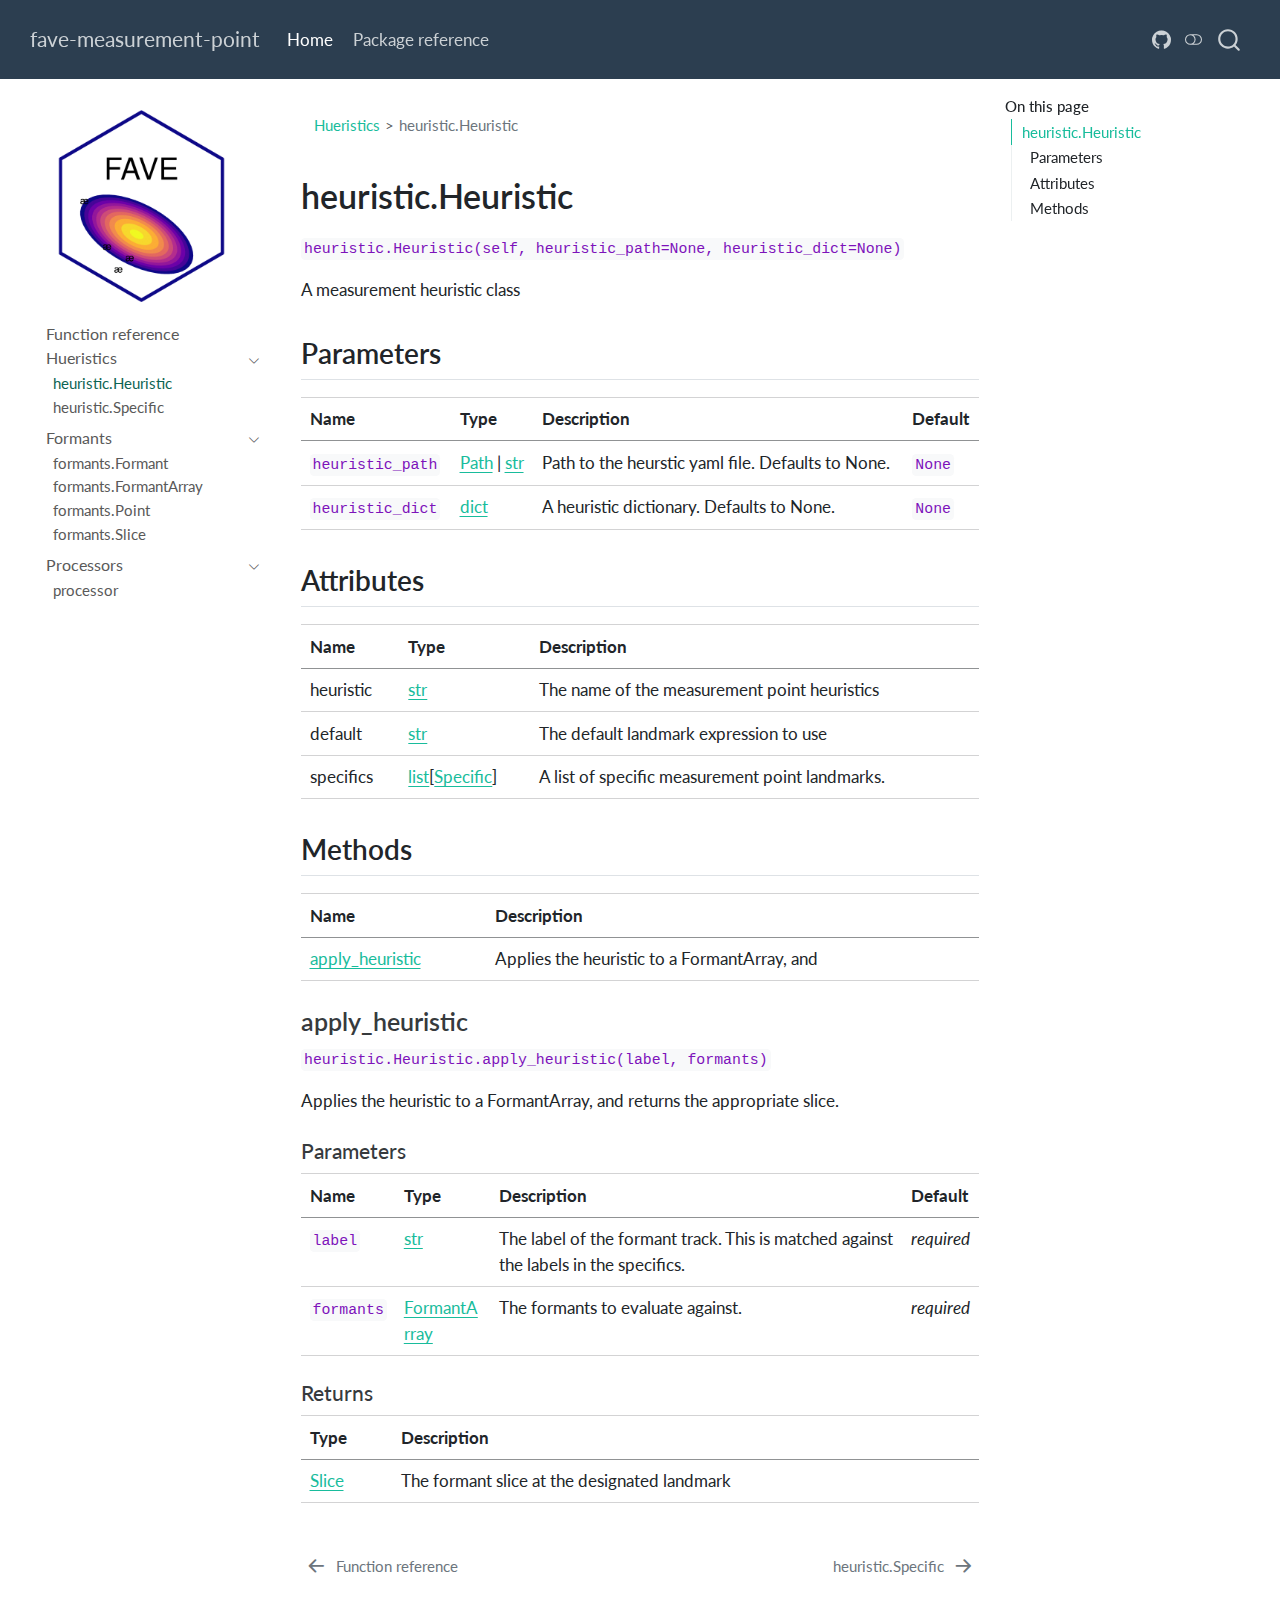
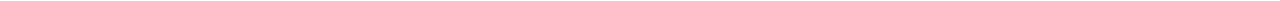
<file: reference/heuristic.Heuristic.html>
<!DOCTYPE html>
<html xmlns="http://www.w3.org/1999/xhtml" lang="en" xml:lang="en"><head>

<meta charset="utf-8">
<meta name="generator" content="quarto-1.6.42">

<meta name="viewport" content="width=device-width, initial-scale=1.0, user-scalable=yes">


<title>heuristic.heuristic – fave-measurement-point</title>
<style>
code{white-space: pre-wrap;}
span.smallcaps{font-variant: small-caps;}
div.columns{display: flex; gap: min(4vw, 1.5em);}
div.column{flex: auto; overflow-x: auto;}
div.hanging-indent{margin-left: 1.5em; text-indent: -1.5em;}
ul.task-list{list-style: none;}
ul.task-list li input[type="checkbox"] {
  width: 0.8em;
  margin: 0 0.8em 0.2em -1em; /* quarto-specific, see https://github.com/quarto-dev/quarto-cli/issues/4556 */ 
  vertical-align: middle;
}
</style>


<script src="../site_libs/quarto-nav/quarto-nav.js"></script>
<script src="../site_libs/quarto-nav/headroom.min.js"></script>
<script src="../site_libs/clipboard/clipboard.min.js"></script>
<script src="../site_libs/quarto-search/autocomplete.umd.js"></script>
<script src="../site_libs/quarto-search/fuse.min.js"></script>
<script src="../site_libs/quarto-search/quarto-search.js"></script>
<meta name="quarto:offset" content="../">
<link href="../reference/heuristic.Specific.html" rel="next">
<link href="../reference/index.html" rel="prev">
<link href="../assets/logo.png" rel="icon" type="image/png">
<script src="../site_libs/quarto-html/quarto.js"></script>
<script src="../site_libs/quarto-html/popper.min.js"></script>
<script src="../site_libs/quarto-html/tippy.umd.min.js"></script>
<script src="../site_libs/quarto-html/anchor.min.js"></script>
<link href="../site_libs/quarto-html/tippy.css" rel="stylesheet">
<link href="../site_libs/quarto-html/quarto-syntax-highlighting-de84f8d6bb715db06a919283c2d1e787.css" rel="stylesheet" class="quarto-color-scheme" id="quarto-text-highlighting-styles">
<link href="../site_libs/quarto-html/quarto-syntax-highlighting-dark-9a023c9ade86a60361e96e3e3f11bc54.css" rel="prefetch" class="quarto-color-scheme quarto-color-alternate" id="quarto-text-highlighting-styles">
<script src="../site_libs/bootstrap/bootstrap.min.js"></script>
<link href="../site_libs/bootstrap/bootstrap-icons.css" rel="stylesheet">
<link href="../site_libs/bootstrap/bootstrap-8cf86bcb67ab4f939aa7666f40e6df60.min.css" rel="stylesheet" append-hash="true" class="quarto-color-scheme" id="quarto-bootstrap" data-mode="light">
<link href="../site_libs/bootstrap/bootstrap-dark-3be78797370dd2ac6d95da109db65c6f.min.css" rel="prefetch" append-hash="true" class="quarto-color-scheme quarto-color-alternate" id="quarto-bootstrap" data-mode="dark">
<link href="../site_libs/quarto-contrib/codenamelabel/codeblocklabel.css" rel="stylesheet">
<script id="quarto-search-options" type="application/json">{
  "location": "navbar",
  "copy-button": false,
  "collapse-after": 3,
  "panel-placement": "end",
  "type": "overlay",
  "limit": 50,
  "keyboard-shortcut": [
    "f",
    "/",
    "s"
  ],
  "show-item-context": false,
  "language": {
    "search-no-results-text": "No results",
    "search-matching-documents-text": "matching documents",
    "search-copy-link-title": "Copy link to search",
    "search-hide-matches-text": "Hide additional matches",
    "search-more-match-text": "more match in this document",
    "search-more-matches-text": "more matches in this document",
    "search-clear-button-title": "Clear",
    "search-text-placeholder": "",
    "search-detached-cancel-button-title": "Cancel",
    "search-submit-button-title": "Submit",
    "search-label": "Search"
  }
}</script>


<link rel="stylesheet" href="../styles/styles.css">
</head>

<body class="nav-sidebar floating nav-fixed">

<div id="quarto-search-results"></div>
  <header id="quarto-header" class="headroom fixed-top">
    <nav class="navbar navbar-expand-lg " data-bs-theme="dark">
      <div class="navbar-container container-fluid">
      <div class="navbar-brand-container mx-auto">
    <a class="navbar-brand" href="../index.html">
    <span class="navbar-title">fave-measurement-point</span>
    </a>
  </div>
            <div id="quarto-search" class="" title="Search"></div>
          <button class="navbar-toggler" type="button" data-bs-toggle="collapse" data-bs-target="#navbarCollapse" aria-controls="navbarCollapse" role="menu" aria-expanded="false" aria-label="Toggle navigation" onclick="if (window.quartoToggleHeadroom) { window.quartoToggleHeadroom(); }">
  <span class="navbar-toggler-icon"></span>
</button>
          <div class="collapse navbar-collapse" id="navbarCollapse">
            <ul class="navbar-nav navbar-nav-scroll me-auto">
  <li class="nav-item">
    <a class="nav-link active" href="../index.html" aria-current="page"> 
<span class="menu-text">Home</span></a>
  </li>  
  <li class="nav-item">
    <a class="nav-link" href="../reference/"> 
<span class="menu-text">Package reference</span></a>
  </li>  
</ul>
            <ul class="navbar-nav navbar-nav-scroll ms-auto">
  <li class="nav-item compact">
    <a class="nav-link" href="https://github.com/Forced-Alignment-and-Vowel-Extraction/fave-measurement-point"> <i class="bi bi-github" role="img">
</i> 
<span class="menu-text"></span></a>
  </li>  
</ul>
          </div> <!-- /navcollapse -->
            <div class="quarto-navbar-tools">
  <a href="" class="quarto-color-scheme-toggle quarto-navigation-tool  px-1" onclick="window.quartoToggleColorScheme(); return false;" title="Toggle dark mode"><i class="bi"></i></a>
</div>
      </div> <!-- /container-fluid -->
    </nav>
  <nav class="quarto-secondary-nav">
    <div class="container-fluid d-flex">
      <button type="button" class="quarto-btn-toggle btn" data-bs-toggle="collapse" role="button" data-bs-target=".quarto-sidebar-collapse-item" aria-controls="quarto-sidebar" aria-expanded="false" aria-label="Toggle sidebar navigation" onclick="if (window.quartoToggleHeadroom) { window.quartoToggleHeadroom(); }">
        <i class="bi bi-layout-text-sidebar-reverse"></i>
      </button>
        <nav class="quarto-page-breadcrumbs" aria-label="breadcrumb"><ol class="breadcrumb"><li class="breadcrumb-item"><a href="../reference/heuristic.Heuristic.html">Hueristics</a></li><li class="breadcrumb-item"><a href="../reference/heuristic.Heuristic.html">heuristic.Heuristic</a></li></ol></nav>
        <a class="flex-grow-1" role="navigation" data-bs-toggle="collapse" data-bs-target=".quarto-sidebar-collapse-item" aria-controls="quarto-sidebar" aria-expanded="false" aria-label="Toggle sidebar navigation" onclick="if (window.quartoToggleHeadroom) { window.quartoToggleHeadroom(); }">      
        </a>
    </div>
  </nav>
</header>
<!-- content -->
<div id="quarto-content" class="quarto-container page-columns page-rows-contents page-layout-article page-navbar">
<!-- sidebar -->
  <nav id="quarto-sidebar" class="sidebar collapse collapse-horizontal quarto-sidebar-collapse-item sidebar-navigation floating overflow-auto">
    <div class="pt-lg-2 mt-2 text-left sidebar-header">
      <a href="../index.html" class="sidebar-logo-link">
      <img src="../assets/logo.png" alt="" class="sidebar-logo py-0 d-lg-inline d-none">
      </a>
      </div>
    <div class="sidebar-menu-container"> 
    <ul class="list-unstyled mt-1">
        <li class="sidebar-item">
  <div class="sidebar-item-container"> 
  <a href="../reference/index.html" class="sidebar-item-text sidebar-link">
 <span class="menu-text">Function reference</span></a>
  </div>
</li>
        <li class="sidebar-item sidebar-item-section">
      <div class="sidebar-item-container"> 
            <a class="sidebar-item-text sidebar-link text-start" data-bs-toggle="collapse" data-bs-target="#quarto-sidebar-section-1" role="navigation" aria-expanded="true">
 <span class="menu-text">Hueristics</span></a>
          <a class="sidebar-item-toggle text-start" data-bs-toggle="collapse" data-bs-target="#quarto-sidebar-section-1" role="navigation" aria-expanded="true" aria-label="Toggle section">
            <i class="bi bi-chevron-right ms-2"></i>
          </a> 
      </div>
      <ul id="quarto-sidebar-section-1" class="collapse list-unstyled sidebar-section depth1 show">  
          <li class="sidebar-item">
  <div class="sidebar-item-container"> 
  <a href="../reference/heuristic.Heuristic.html" class="sidebar-item-text sidebar-link active">
 <span class="menu-text">heuristic.Heuristic</span></a>
  </div>
</li>
          <li class="sidebar-item">
  <div class="sidebar-item-container"> 
  <a href="../reference/heuristic.Specific.html" class="sidebar-item-text sidebar-link">
 <span class="menu-text">heuristic.Specific</span></a>
  </div>
</li>
      </ul>
  </li>
        <li class="sidebar-item sidebar-item-section">
      <div class="sidebar-item-container"> 
            <a class="sidebar-item-text sidebar-link text-start" data-bs-toggle="collapse" data-bs-target="#quarto-sidebar-section-2" role="navigation" aria-expanded="true">
 <span class="menu-text">Formants</span></a>
          <a class="sidebar-item-toggle text-start" data-bs-toggle="collapse" data-bs-target="#quarto-sidebar-section-2" role="navigation" aria-expanded="true" aria-label="Toggle section">
            <i class="bi bi-chevron-right ms-2"></i>
          </a> 
      </div>
      <ul id="quarto-sidebar-section-2" class="collapse list-unstyled sidebar-section depth1 show">  
          <li class="sidebar-item">
  <div class="sidebar-item-container"> 
  <a href="../reference/formants.Formant.html" class="sidebar-item-text sidebar-link">
 <span class="menu-text">formants.Formant</span></a>
  </div>
</li>
          <li class="sidebar-item">
  <div class="sidebar-item-container"> 
  <a href="../reference/formants.FormantArray.html" class="sidebar-item-text sidebar-link">
 <span class="menu-text">formants.FormantArray</span></a>
  </div>
</li>
          <li class="sidebar-item">
  <div class="sidebar-item-container"> 
  <a href="../reference/formants.Point.html" class="sidebar-item-text sidebar-link">
 <span class="menu-text">formants.Point</span></a>
  </div>
</li>
          <li class="sidebar-item">
  <div class="sidebar-item-container"> 
  <a href="../reference/formants.Slice.html" class="sidebar-item-text sidebar-link">
 <span class="menu-text">formants.Slice</span></a>
  </div>
</li>
      </ul>
  </li>
        <li class="sidebar-item sidebar-item-section">
      <div class="sidebar-item-container"> 
            <a class="sidebar-item-text sidebar-link text-start" data-bs-toggle="collapse" data-bs-target="#quarto-sidebar-section-3" role="navigation" aria-expanded="true">
 <span class="menu-text">Processors</span></a>
          <a class="sidebar-item-toggle text-start" data-bs-toggle="collapse" data-bs-target="#quarto-sidebar-section-3" role="navigation" aria-expanded="true" aria-label="Toggle section">
            <i class="bi bi-chevron-right ms-2"></i>
          </a> 
      </div>
      <ul id="quarto-sidebar-section-3" class="collapse list-unstyled sidebar-section depth1 show">  
          <li class="sidebar-item">
  <div class="sidebar-item-container"> 
  <a href="../reference/processor.html" class="sidebar-item-text sidebar-link">
 <span class="menu-text">processor</span></a>
  </div>
</li>
      </ul>
  </li>
    </ul>
    </div>
</nav>
<div id="quarto-sidebar-glass" class="quarto-sidebar-collapse-item" data-bs-toggle="collapse" data-bs-target=".quarto-sidebar-collapse-item"></div>
<!-- margin-sidebar -->
    <div id="quarto-margin-sidebar" class="sidebar margin-sidebar">
        <nav id="TOC" role="doc-toc" class="toc-active">
    <h2 id="toc-title">On this page</h2>
   
  <ul>
  <li><a href="#fave_measurement_point.heuristic.Heuristic" id="toc-fave_measurement_point.heuristic.Heuristic" class="nav-link active" data-scroll-target="#fave_measurement_point.heuristic.Heuristic">heuristic.Heuristic</a>
  <ul>
  <li><a href="#parameters" id="toc-parameters" class="nav-link" data-scroll-target="#parameters">Parameters</a></li>
  <li><a href="#attributes" id="toc-attributes" class="nav-link" data-scroll-target="#attributes">Attributes</a></li>
  <li><a href="#methods" id="toc-methods" class="nav-link" data-scroll-target="#methods">Methods</a>
  <ul class="collapse">
  <li><a href="#fave_measurement_point.heuristic.Heuristic.apply_heuristic" id="toc-fave_measurement_point.heuristic.Heuristic.apply_heuristic" class="nav-link" data-scroll-target="#fave_measurement_point.heuristic.Heuristic.apply_heuristic">apply_heuristic</a>
  <ul class="collapse">
  <li><a href="#parameters-1" id="toc-parameters-1" class="nav-link" data-scroll-target="#parameters-1">Parameters</a></li>
  <li><a href="#returns" id="toc-returns" class="nav-link" data-scroll-target="#returns">Returns</a></li>
  </ul></li>
  </ul></li>
  </ul></li>
  </ul>
</nav>
    </div>
<!-- main -->
<main class="content" id="quarto-document-content"><header id="title-block-header" class="quarto-title-block"><nav class="quarto-page-breadcrumbs quarto-title-breadcrumbs d-none d-lg-block" aria-label="breadcrumb"><ol class="breadcrumb"><li class="breadcrumb-item"><a href="../reference/heuristic.Heuristic.html">Hueristics</a></li><li class="breadcrumb-item"><a href="../reference/heuristic.Heuristic.html">heuristic.Heuristic</a></li></ol></nav></header>




<section id="fave_measurement_point.heuristic.Heuristic" class="level1">
<h1>heuristic.Heuristic</h1>
<p><code>heuristic.Heuristic(self, heuristic_path=None, heuristic_dict=None)</code></p>
<p>A measurement heuristic class</p>
<section id="parameters" class="level2">
<h2 class="anchored" data-anchor-id="parameters">Parameters</h2>
<table class="caption-top table">
<thead>
<tr class="header">
<th>Name</th>
<th>Type</th>
<th>Description</th>
<th>Default</th>
</tr>
</thead>
<tbody>
<tr class="odd">
<td><code>heuristic_path</code></td>
<td><a href="https://docs.python.org/3/library/pathlib.html#pathlib.Path">Path</a> | <a href="https://docs.python.org/3/library/stdtypes.html#str">str</a></td>
<td>Path to the heurstic yaml file. Defaults to None.</td>
<td><code>None</code></td>
</tr>
<tr class="even">
<td><code>heuristic_dict</code></td>
<td><a href="https://docs.python.org/3/library/stdtypes.html#dict">dict</a></td>
<td>A heuristic dictionary. Defaults to None.</td>
<td><code>None</code></td>
</tr>
</tbody>
</table>
</section>
<section id="attributes" class="level2">
<h2 class="anchored" data-anchor-id="attributes">Attributes</h2>
<table class="caption-top table">
<thead>
<tr class="header">
<th>Name</th>
<th>Type</th>
<th>Description</th>
</tr>
</thead>
<tbody>
<tr class="odd">
<td>heuristic</td>
<td><a href="https://docs.python.org/3/library/stdtypes.html#str">str</a></td>
<td>The name of the measurement point heuristics</td>
</tr>
<tr class="even">
<td>default</td>
<td><a href="https://docs.python.org/3/library/stdtypes.html#str">str</a></td>
<td>The default landmark expression to use</td>
</tr>
<tr class="odd">
<td>specifics</td>
<td><a href="https://docs.python.org/3/library/stdtypes.html#list">list</a>[<a href="../reference/heuristic.Specific.html#fave_measurement_point.heuristic.Specific">Specific</a>]</td>
<td>A list of specific measurement point landmarks.</td>
</tr>
</tbody>
</table>
</section>
<section id="methods" class="level2">
<h2 class="anchored" data-anchor-id="methods">Methods</h2>
<table class="caption-top table">
<thead>
<tr class="header">
<th>Name</th>
<th>Description</th>
</tr>
</thead>
<tbody>
<tr class="odd">
<td><a href="#fave_measurement_point.heuristic.Heuristic.apply_heuristic">apply_heuristic</a></td>
<td>Applies the heuristic to a FormantArray, and</td>
</tr>
</tbody>
</table>
<section id="fave_measurement_point.heuristic.Heuristic.apply_heuristic" class="level3">
<h3 class="anchored" data-anchor-id="fave_measurement_point.heuristic.Heuristic.apply_heuristic">apply_heuristic</h3>
<p><code>heuristic.Heuristic.apply_heuristic(label, formants)</code></p>
<p>Applies the heuristic to a FormantArray, and returns the appropriate slice.</p>
<section id="parameters-1" class="level4">
<h4 class="anchored" data-anchor-id="parameters-1">Parameters</h4>
<table class="caption-top table">
<thead>
<tr class="header">
<th>Name</th>
<th>Type</th>
<th>Description</th>
<th>Default</th>
</tr>
</thead>
<tbody>
<tr class="odd">
<td><code>label</code></td>
<td><a href="https://docs.python.org/3/library/stdtypes.html#str">str</a></td>
<td>The label of the formant track. This is matched against the labels in the specifics.</td>
<td><em>required</em></td>
</tr>
<tr class="even">
<td><code>formants</code></td>
<td><a href="../reference/formants.FormantArray.html#fave_measurement_point.formants.FormantArray">FormantArray</a></td>
<td>The formants to evaluate against.</td>
<td><em>required</em></td>
</tr>
</tbody>
</table>
</section>
<section id="returns" class="level4">
<h4 class="anchored" data-anchor-id="returns">Returns</h4>
<table class="caption-top table">
<thead>
<tr class="header">
<th>Type</th>
<th>Description</th>
</tr>
</thead>
<tbody>
<tr class="odd">
<td><a href="../reference/formants.Slice.html#fave_measurement_point.formants.Slice">Slice</a></td>
<td>The formant slice at the designated landmark</td>
</tr>
</tbody>
</table>


</section>
</section>
</section>
</section>

</main> <!-- /main -->
<script id="quarto-html-after-body" type="application/javascript">
window.document.addEventListener("DOMContentLoaded", function (event) {
  const toggleBodyColorMode = (bsSheetEl) => {
    const mode = bsSheetEl.getAttribute("data-mode");
    const bodyEl = window.document.querySelector("body");
    if (mode === "dark") {
      bodyEl.classList.add("quarto-dark");
      bodyEl.classList.remove("quarto-light");
    } else {
      bodyEl.classList.add("quarto-light");
      bodyEl.classList.remove("quarto-dark");
    }
  }
  const toggleBodyColorPrimary = () => {
    const bsSheetEl = window.document.querySelector("link#quarto-bootstrap");
    if (bsSheetEl) {
      toggleBodyColorMode(bsSheetEl);
    }
  }
  toggleBodyColorPrimary();  
  const disableStylesheet = (stylesheets) => {
    for (let i=0; i < stylesheets.length; i++) {
      const stylesheet = stylesheets[i];
      stylesheet.rel = 'prefetch';
    }
  }
  const enableStylesheet = (stylesheets) => {
    for (let i=0; i < stylesheets.length; i++) {
      const stylesheet = stylesheets[i];
      stylesheet.rel = 'stylesheet';
    }
  }
  const manageTransitions = (selector, allowTransitions) => {
    const els = window.document.querySelectorAll(selector);
    for (let i=0; i < els.length; i++) {
      const el = els[i];
      if (allowTransitions) {
        el.classList.remove('notransition');
      } else {
        el.classList.add('notransition');
      }
    }
  }
  const toggleGiscusIfUsed = (isAlternate, darkModeDefault) => {
    const baseTheme = document.querySelector('#giscus-base-theme')?.value ?? 'light';
    const alternateTheme = document.querySelector('#giscus-alt-theme')?.value ?? 'dark';
    let newTheme = '';
    if(darkModeDefault) {
      newTheme = isAlternate ? baseTheme : alternateTheme;
    } else {
      newTheme = isAlternate ? alternateTheme : baseTheme;
    }
    const changeGiscusTheme = () => {
      // From: https://github.com/giscus/giscus/issues/336
      const sendMessage = (message) => {
        const iframe = document.querySelector('iframe.giscus-frame');
        if (!iframe) return;
        iframe.contentWindow.postMessage({ giscus: message }, 'https://giscus.app');
      }
      sendMessage({
        setConfig: {
          theme: newTheme
        }
      });
    }
    const isGiscussLoaded = window.document.querySelector('iframe.giscus-frame') !== null;
    if (isGiscussLoaded) {
      changeGiscusTheme();
    }
  }
  const toggleColorMode = (alternate) => {
    // Switch the stylesheets
    const alternateStylesheets = window.document.querySelectorAll('link.quarto-color-scheme.quarto-color-alternate');
    manageTransitions('#quarto-margin-sidebar .nav-link', false);
    if (alternate) {
      enableStylesheet(alternateStylesheets);
      for (const sheetNode of alternateStylesheets) {
        if (sheetNode.id === "quarto-bootstrap") {
          toggleBodyColorMode(sheetNode);
        }
      }
    } else {
      disableStylesheet(alternateStylesheets);
      toggleBodyColorPrimary();
    }
    manageTransitions('#quarto-margin-sidebar .nav-link', true);
    // Switch the toggles
    const toggles = window.document.querySelectorAll('.quarto-color-scheme-toggle');
    for (let i=0; i < toggles.length; i++) {
      const toggle = toggles[i];
      if (toggle) {
        if (alternate) {
          toggle.classList.add("alternate");     
        } else {
          toggle.classList.remove("alternate");
        }
      }
    }
    // Hack to workaround the fact that safari doesn't
    // properly recolor the scrollbar when toggling (#1455)
    if (navigator.userAgent.indexOf('Safari') > 0 && navigator.userAgent.indexOf('Chrome') == -1) {
      manageTransitions("body", false);
      window.scrollTo(0, 1);
      setTimeout(() => {
        window.scrollTo(0, 0);
        manageTransitions("body", true);
      }, 40);  
    }
  }
  const isFileUrl = () => { 
    return window.location.protocol === 'file:';
  }
  const hasAlternateSentinel = () => {  
    let styleSentinel = getColorSchemeSentinel();
    if (styleSentinel !== null) {
      return styleSentinel === "alternate";
    } else {
      return false;
    }
  }
  const setStyleSentinel = (alternate) => {
    const value = alternate ? "alternate" : "default";
    if (!isFileUrl()) {
      window.localStorage.setItem("quarto-color-scheme", value);
    } else {
      localAlternateSentinel = value;
    }
  }
  const getColorSchemeSentinel = () => {
    if (!isFileUrl()) {
      const storageValue = window.localStorage.getItem("quarto-color-scheme");
      return storageValue != null ? storageValue : localAlternateSentinel;
    } else {
      return localAlternateSentinel;
    }
  }
  const darkModeDefault = false;
  let localAlternateSentinel = darkModeDefault ? 'alternate' : 'default';
  // Dark / light mode switch
  window.quartoToggleColorScheme = () => {
    // Read the current dark / light value 
    let toAlternate = !hasAlternateSentinel();
    toggleColorMode(toAlternate);
    setStyleSentinel(toAlternate);
    toggleGiscusIfUsed(toAlternate, darkModeDefault);
  };
  // Ensure there is a toggle, if there isn't float one in the top right
  if (window.document.querySelector('.quarto-color-scheme-toggle') === null) {
    const a = window.document.createElement('a');
    a.classList.add('top-right');
    a.classList.add('quarto-color-scheme-toggle');
    a.href = "";
    a.onclick = function() { try { window.quartoToggleColorScheme(); } catch {} return false; };
    const i = window.document.createElement("i");
    i.classList.add('bi');
    a.appendChild(i);
    window.document.body.appendChild(a);
  }
  // Switch to dark mode if need be
  if (hasAlternateSentinel()) {
    toggleColorMode(true);
  } else {
    toggleColorMode(false);
  }
  const icon = "";
  const anchorJS = new window.AnchorJS();
  anchorJS.options = {
    placement: 'right',
    icon: icon
  };
  anchorJS.add('.anchored');
  const isCodeAnnotation = (el) => {
    for (const clz of el.classList) {
      if (clz.startsWith('code-annotation-')) {                     
        return true;
      }
    }
    return false;
  }
  const onCopySuccess = function(e) {
    // button target
    const button = e.trigger;
    // don't keep focus
    button.blur();
    // flash "checked"
    button.classList.add('code-copy-button-checked');
    var currentTitle = button.getAttribute("title");
    button.setAttribute("title", "Copied!");
    let tooltip;
    if (window.bootstrap) {
      button.setAttribute("data-bs-toggle", "tooltip");
      button.setAttribute("data-bs-placement", "left");
      button.setAttribute("data-bs-title", "Copied!");
      tooltip = new bootstrap.Tooltip(button, 
        { trigger: "manual", 
          customClass: "code-copy-button-tooltip",
          offset: [0, -8]});
      tooltip.show();    
    }
    setTimeout(function() {
      if (tooltip) {
        tooltip.hide();
        button.removeAttribute("data-bs-title");
        button.removeAttribute("data-bs-toggle");
        button.removeAttribute("data-bs-placement");
      }
      button.setAttribute("title", currentTitle);
      button.classList.remove('code-copy-button-checked');
    }, 1000);
    // clear code selection
    e.clearSelection();
  }
  const getTextToCopy = function(trigger) {
      const codeEl = trigger.previousElementSibling.cloneNode(true);
      for (const childEl of codeEl.children) {
        if (isCodeAnnotation(childEl)) {
          childEl.remove();
        }
      }
      return codeEl.innerText;
  }
  const clipboard = new window.ClipboardJS('.code-copy-button:not([data-in-quarto-modal])', {
    text: getTextToCopy
  });
  clipboard.on('success', onCopySuccess);
  if (window.document.getElementById('quarto-embedded-source-code-modal')) {
    const clipboardModal = new window.ClipboardJS('.code-copy-button[data-in-quarto-modal]', {
      text: getTextToCopy,
      container: window.document.getElementById('quarto-embedded-source-code-modal')
    });
    clipboardModal.on('success', onCopySuccess);
  }
    var localhostRegex = new RegExp(/^(?:http|https):\/\/localhost\:?[0-9]*\//);
    var mailtoRegex = new RegExp(/^mailto:/);
      var filterRegex = new RegExp("https:\/\/Forced-Alignment-and-Vowel-Extraction\.github\.io\/fave-measurement-point\/");
    var isInternal = (href) => {
        return filterRegex.test(href) || localhostRegex.test(href) || mailtoRegex.test(href);
    }
    // Inspect non-navigation links and adorn them if external
 	var links = window.document.querySelectorAll('a[href]:not(.nav-link):not(.navbar-brand):not(.toc-action):not(.sidebar-link):not(.sidebar-item-toggle):not(.pagination-link):not(.no-external):not([aria-hidden]):not(.dropdown-item):not(.quarto-navigation-tool):not(.about-link)');
    for (var i=0; i<links.length; i++) {
      const link = links[i];
      if (!isInternal(link.href)) {
        // undo the damage that might have been done by quarto-nav.js in the case of
        // links that we want to consider external
        if (link.dataset.originalHref !== undefined) {
          link.href = link.dataset.originalHref;
        }
      }
    }
  function tippyHover(el, contentFn, onTriggerFn, onUntriggerFn) {
    const config = {
      allowHTML: true,
      maxWidth: 500,
      delay: 100,
      arrow: false,
      appendTo: function(el) {
          return el.parentElement;
      },
      interactive: true,
      interactiveBorder: 10,
      theme: 'quarto',
      placement: 'bottom-start',
    };
    if (contentFn) {
      config.content = contentFn;
    }
    if (onTriggerFn) {
      config.onTrigger = onTriggerFn;
    }
    if (onUntriggerFn) {
      config.onUntrigger = onUntriggerFn;
    }
    window.tippy(el, config); 
  }
  const noterefs = window.document.querySelectorAll('a[role="doc-noteref"]');
  for (var i=0; i<noterefs.length; i++) {
    const ref = noterefs[i];
    tippyHover(ref, function() {
      // use id or data attribute instead here
      let href = ref.getAttribute('data-footnote-href') || ref.getAttribute('href');
      try { href = new URL(href).hash; } catch {}
      const id = href.replace(/^#\/?/, "");
      const note = window.document.getElementById(id);
      if (note) {
        return note.innerHTML;
      } else {
        return "";
      }
    });
  }
  const xrefs = window.document.querySelectorAll('a.quarto-xref');
  const processXRef = (id, note) => {
    // Strip column container classes
    const stripColumnClz = (el) => {
      el.classList.remove("page-full", "page-columns");
      if (el.children) {
        for (const child of el.children) {
          stripColumnClz(child);
        }
      }
    }
    stripColumnClz(note)
    if (id === null || id.startsWith('sec-')) {
      // Special case sections, only their first couple elements
      const container = document.createElement("div");
      if (note.children && note.children.length > 2) {
        container.appendChild(note.children[0].cloneNode(true));
        for (let i = 1; i < note.children.length; i++) {
          const child = note.children[i];
          if (child.tagName === "P" && child.innerText === "") {
            continue;
          } else {
            container.appendChild(child.cloneNode(true));
            break;
          }
        }
        if (window.Quarto?.typesetMath) {
          window.Quarto.typesetMath(container);
        }
        return container.innerHTML
      } else {
        if (window.Quarto?.typesetMath) {
          window.Quarto.typesetMath(note);
        }
        return note.innerHTML;
      }
    } else {
      // Remove any anchor links if they are present
      const anchorLink = note.querySelector('a.anchorjs-link');
      if (anchorLink) {
        anchorLink.remove();
      }
      if (window.Quarto?.typesetMath) {
        window.Quarto.typesetMath(note);
      }
      if (note.classList.contains("callout")) {
        return note.outerHTML;
      } else {
        return note.innerHTML;
      }
    }
  }
  for (var i=0; i<xrefs.length; i++) {
    const xref = xrefs[i];
    tippyHover(xref, undefined, function(instance) {
      instance.disable();
      let url = xref.getAttribute('href');
      let hash = undefined; 
      if (url.startsWith('#')) {
        hash = url;
      } else {
        try { hash = new URL(url).hash; } catch {}
      }
      if (hash) {
        const id = hash.replace(/^#\/?/, "");
        const note = window.document.getElementById(id);
        if (note !== null) {
          try {
            const html = processXRef(id, note.cloneNode(true));
            instance.setContent(html);
          } finally {
            instance.enable();
            instance.show();
          }
        } else {
          // See if we can fetch this
          fetch(url.split('#')[0])
          .then(res => res.text())
          .then(html => {
            const parser = new DOMParser();
            const htmlDoc = parser.parseFromString(html, "text/html");
            const note = htmlDoc.getElementById(id);
            if (note !== null) {
              const html = processXRef(id, note);
              instance.setContent(html);
            } 
          }).finally(() => {
            instance.enable();
            instance.show();
          });
        }
      } else {
        // See if we can fetch a full url (with no hash to target)
        // This is a special case and we should probably do some content thinning / targeting
        fetch(url)
        .then(res => res.text())
        .then(html => {
          const parser = new DOMParser();
          const htmlDoc = parser.parseFromString(html, "text/html");
          const note = htmlDoc.querySelector('main.content');
          if (note !== null) {
            // This should only happen for chapter cross references
            // (since there is no id in the URL)
            // remove the first header
            if (note.children.length > 0 && note.children[0].tagName === "HEADER") {
              note.children[0].remove();
            }
            const html = processXRef(null, note);
            instance.setContent(html);
          } 
        }).finally(() => {
          instance.enable();
          instance.show();
        });
      }
    }, function(instance) {
    });
  }
      let selectedAnnoteEl;
      const selectorForAnnotation = ( cell, annotation) => {
        let cellAttr = 'data-code-cell="' + cell + '"';
        let lineAttr = 'data-code-annotation="' +  annotation + '"';
        const selector = 'span[' + cellAttr + '][' + lineAttr + ']';
        return selector;
      }
      const selectCodeLines = (annoteEl) => {
        const doc = window.document;
        const targetCell = annoteEl.getAttribute("data-target-cell");
        const targetAnnotation = annoteEl.getAttribute("data-target-annotation");
        const annoteSpan = window.document.querySelector(selectorForAnnotation(targetCell, targetAnnotation));
        const lines = annoteSpan.getAttribute("data-code-lines").split(",");
        const lineIds = lines.map((line) => {
          return targetCell + "-" + line;
        })
        let top = null;
        let height = null;
        let parent = null;
        if (lineIds.length > 0) {
            //compute the position of the single el (top and bottom and make a div)
            const el = window.document.getElementById(lineIds[0]);
            top = el.offsetTop;
            height = el.offsetHeight;
            parent = el.parentElement.parentElement;
          if (lineIds.length > 1) {
            const lastEl = window.document.getElementById(lineIds[lineIds.length - 1]);
            const bottom = lastEl.offsetTop + lastEl.offsetHeight;
            height = bottom - top;
          }
          if (top !== null && height !== null && parent !== null) {
            // cook up a div (if necessary) and position it 
            let div = window.document.getElementById("code-annotation-line-highlight");
            if (div === null) {
              div = window.document.createElement("div");
              div.setAttribute("id", "code-annotation-line-highlight");
              div.style.position = 'absolute';
              parent.appendChild(div);
            }
            div.style.top = top - 2 + "px";
            div.style.height = height + 4 + "px";
            div.style.left = 0;
            let gutterDiv = window.document.getElementById("code-annotation-line-highlight-gutter");
            if (gutterDiv === null) {
              gutterDiv = window.document.createElement("div");
              gutterDiv.setAttribute("id", "code-annotation-line-highlight-gutter");
              gutterDiv.style.position = 'absolute';
              const codeCell = window.document.getElementById(targetCell);
              const gutter = codeCell.querySelector('.code-annotation-gutter');
              gutter.appendChild(gutterDiv);
            }
            gutterDiv.style.top = top - 2 + "px";
            gutterDiv.style.height = height + 4 + "px";
          }
          selectedAnnoteEl = annoteEl;
        }
      };
      const unselectCodeLines = () => {
        const elementsIds = ["code-annotation-line-highlight", "code-annotation-line-highlight-gutter"];
        elementsIds.forEach((elId) => {
          const div = window.document.getElementById(elId);
          if (div) {
            div.remove();
          }
        });
        selectedAnnoteEl = undefined;
      };
        // Handle positioning of the toggle
    window.addEventListener(
      "resize",
      throttle(() => {
        elRect = undefined;
        if (selectedAnnoteEl) {
          selectCodeLines(selectedAnnoteEl);
        }
      }, 10)
    );
    function throttle(fn, ms) {
    let throttle = false;
    let timer;
      return (...args) => {
        if(!throttle) { // first call gets through
            fn.apply(this, args);
            throttle = true;
        } else { // all the others get throttled
            if(timer) clearTimeout(timer); // cancel #2
            timer = setTimeout(() => {
              fn.apply(this, args);
              timer = throttle = false;
            }, ms);
        }
      };
    }
      // Attach click handler to the DT
      const annoteDls = window.document.querySelectorAll('dt[data-target-cell]');
      for (const annoteDlNode of annoteDls) {
        annoteDlNode.addEventListener('click', (event) => {
          const clickedEl = event.target;
          if (clickedEl !== selectedAnnoteEl) {
            unselectCodeLines();
            const activeEl = window.document.querySelector('dt[data-target-cell].code-annotation-active');
            if (activeEl) {
              activeEl.classList.remove('code-annotation-active');
            }
            selectCodeLines(clickedEl);
            clickedEl.classList.add('code-annotation-active');
          } else {
            // Unselect the line
            unselectCodeLines();
            clickedEl.classList.remove('code-annotation-active');
          }
        });
      }
  const findCites = (el) => {
    const parentEl = el.parentElement;
    if (parentEl) {
      const cites = parentEl.dataset.cites;
      if (cites) {
        return {
          el,
          cites: cites.split(' ')
        };
      } else {
        return findCites(el.parentElement)
      }
    } else {
      return undefined;
    }
  };
  var bibliorefs = window.document.querySelectorAll('a[role="doc-biblioref"]');
  for (var i=0; i<bibliorefs.length; i++) {
    const ref = bibliorefs[i];
    const citeInfo = findCites(ref);
    if (citeInfo) {
      tippyHover(citeInfo.el, function() {
        var popup = window.document.createElement('div');
        citeInfo.cites.forEach(function(cite) {
          var citeDiv = window.document.createElement('div');
          citeDiv.classList.add('hanging-indent');
          citeDiv.classList.add('csl-entry');
          var biblioDiv = window.document.getElementById('ref-' + cite);
          if (biblioDiv) {
            citeDiv.innerHTML = biblioDiv.innerHTML;
          }
          popup.appendChild(citeDiv);
        });
        return popup.innerHTML;
      });
    }
  }
});
</script>
<nav class="page-navigation">
  <div class="nav-page nav-page-previous">
      <a href="../reference/index.html" class="pagination-link" aria-label="Function reference">
        <i class="bi bi-arrow-left-short"></i> <span class="nav-page-text">Function reference</span>
      </a>          
  </div>
  <div class="nav-page nav-page-next">
      <a href="../reference/heuristic.Specific.html" class="pagination-link" aria-label="heuristic.Specific">
        <span class="nav-page-text">heuristic.Specific</span> <i class="bi bi-arrow-right-short"></i>
      </a>
  </div>
</nav>
</div> <!-- /content -->




</body></html>
</file>
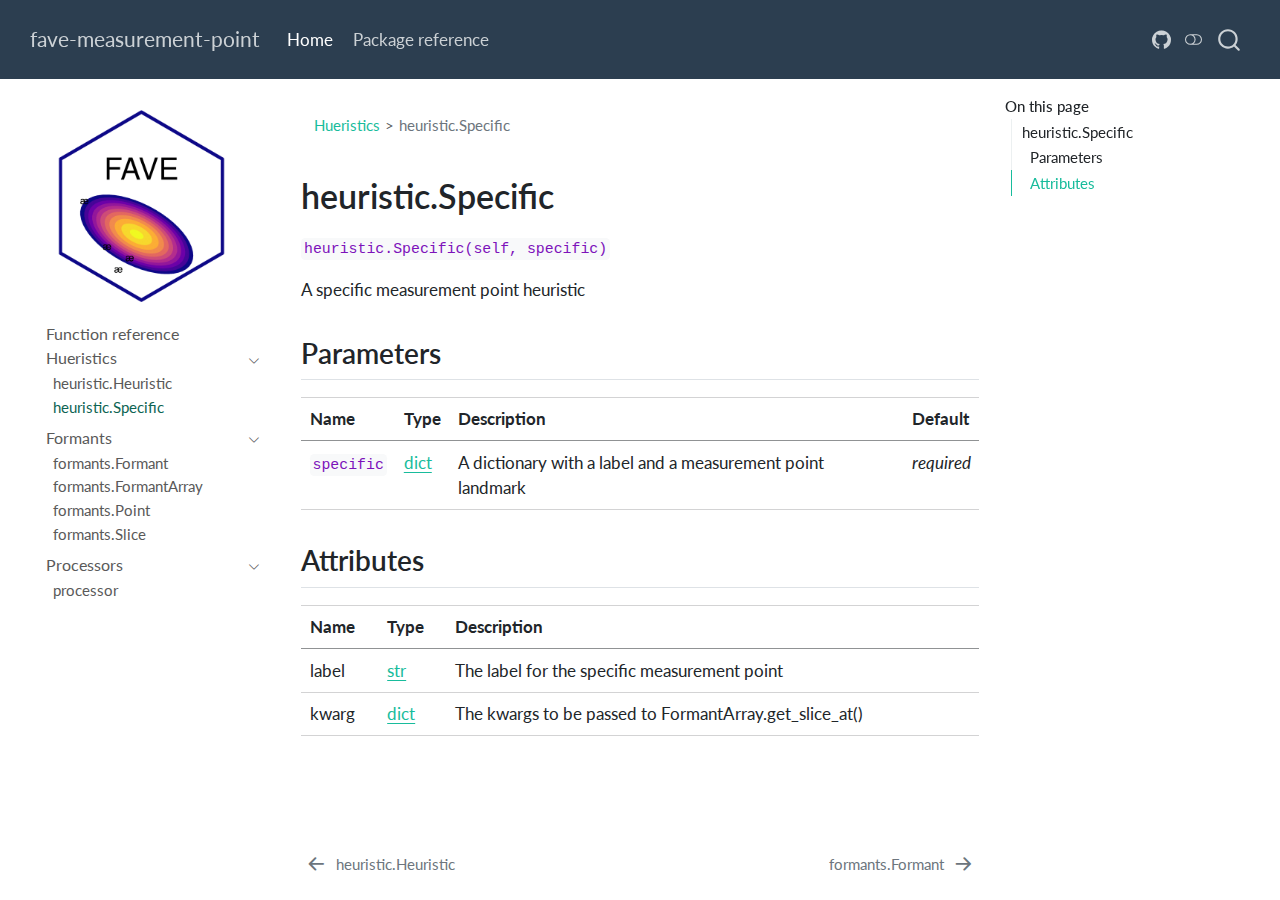
<file: reference/heuristic.Specific.html>
<!DOCTYPE html>
<html xmlns="http://www.w3.org/1999/xhtml" lang="en" xml:lang="en"><head>

<meta charset="utf-8">
<meta name="generator" content="quarto-1.6.42">

<meta name="viewport" content="width=device-width, initial-scale=1.0, user-scalable=yes">


<title>heuristic.specific – fave-measurement-point</title>
<style>
code{white-space: pre-wrap;}
span.smallcaps{font-variant: small-caps;}
div.columns{display: flex; gap: min(4vw, 1.5em);}
div.column{flex: auto; overflow-x: auto;}
div.hanging-indent{margin-left: 1.5em; text-indent: -1.5em;}
ul.task-list{list-style: none;}
ul.task-list li input[type="checkbox"] {
  width: 0.8em;
  margin: 0 0.8em 0.2em -1em; /* quarto-specific, see https://github.com/quarto-dev/quarto-cli/issues/4556 */ 
  vertical-align: middle;
}
</style>


<script src="../site_libs/quarto-nav/quarto-nav.js"></script>
<script src="../site_libs/quarto-nav/headroom.min.js"></script>
<script src="../site_libs/clipboard/clipboard.min.js"></script>
<script src="../site_libs/quarto-search/autocomplete.umd.js"></script>
<script src="../site_libs/quarto-search/fuse.min.js"></script>
<script src="../site_libs/quarto-search/quarto-search.js"></script>
<meta name="quarto:offset" content="../">
<link href="../reference/formants.Formant.html" rel="next">
<link href="../reference/heuristic.Heuristic.html" rel="prev">
<link href="../assets/logo.png" rel="icon" type="image/png">
<script src="../site_libs/quarto-html/quarto.js"></script>
<script src="../site_libs/quarto-html/popper.min.js"></script>
<script src="../site_libs/quarto-html/tippy.umd.min.js"></script>
<script src="../site_libs/quarto-html/anchor.min.js"></script>
<link href="../site_libs/quarto-html/tippy.css" rel="stylesheet">
<link href="../site_libs/quarto-html/quarto-syntax-highlighting-de84f8d6bb715db06a919283c2d1e787.css" rel="stylesheet" class="quarto-color-scheme" id="quarto-text-highlighting-styles">
<link href="../site_libs/quarto-html/quarto-syntax-highlighting-dark-9a023c9ade86a60361e96e3e3f11bc54.css" rel="prefetch" class="quarto-color-scheme quarto-color-alternate" id="quarto-text-highlighting-styles">
<script src="../site_libs/bootstrap/bootstrap.min.js"></script>
<link href="../site_libs/bootstrap/bootstrap-icons.css" rel="stylesheet">
<link href="../site_libs/bootstrap/bootstrap-8cf86bcb67ab4f939aa7666f40e6df60.min.css" rel="stylesheet" append-hash="true" class="quarto-color-scheme" id="quarto-bootstrap" data-mode="light">
<link href="../site_libs/bootstrap/bootstrap-dark-3be78797370dd2ac6d95da109db65c6f.min.css" rel="prefetch" append-hash="true" class="quarto-color-scheme quarto-color-alternate" id="quarto-bootstrap" data-mode="dark">
<link href="../site_libs/quarto-contrib/codenamelabel/codeblocklabel.css" rel="stylesheet">
<script id="quarto-search-options" type="application/json">{
  "location": "navbar",
  "copy-button": false,
  "collapse-after": 3,
  "panel-placement": "end",
  "type": "overlay",
  "limit": 50,
  "keyboard-shortcut": [
    "f",
    "/",
    "s"
  ],
  "show-item-context": false,
  "language": {
    "search-no-results-text": "No results",
    "search-matching-documents-text": "matching documents",
    "search-copy-link-title": "Copy link to search",
    "search-hide-matches-text": "Hide additional matches",
    "search-more-match-text": "more match in this document",
    "search-more-matches-text": "more matches in this document",
    "search-clear-button-title": "Clear",
    "search-text-placeholder": "",
    "search-detached-cancel-button-title": "Cancel",
    "search-submit-button-title": "Submit",
    "search-label": "Search"
  }
}</script>


<link rel="stylesheet" href="../styles/styles.css">
</head>

<body class="nav-sidebar floating nav-fixed">

<div id="quarto-search-results"></div>
  <header id="quarto-header" class="headroom fixed-top">
    <nav class="navbar navbar-expand-lg " data-bs-theme="dark">
      <div class="navbar-container container-fluid">
      <div class="navbar-brand-container mx-auto">
    <a class="navbar-brand" href="../index.html">
    <span class="navbar-title">fave-measurement-point</span>
    </a>
  </div>
            <div id="quarto-search" class="" title="Search"></div>
          <button class="navbar-toggler" type="button" data-bs-toggle="collapse" data-bs-target="#navbarCollapse" aria-controls="navbarCollapse" role="menu" aria-expanded="false" aria-label="Toggle navigation" onclick="if (window.quartoToggleHeadroom) { window.quartoToggleHeadroom(); }">
  <span class="navbar-toggler-icon"></span>
</button>
          <div class="collapse navbar-collapse" id="navbarCollapse">
            <ul class="navbar-nav navbar-nav-scroll me-auto">
  <li class="nav-item">
    <a class="nav-link active" href="../index.html" aria-current="page"> 
<span class="menu-text">Home</span></a>
  </li>  
  <li class="nav-item">
    <a class="nav-link" href="../reference/"> 
<span class="menu-text">Package reference</span></a>
  </li>  
</ul>
            <ul class="navbar-nav navbar-nav-scroll ms-auto">
  <li class="nav-item compact">
    <a class="nav-link" href="https://github.com/Forced-Alignment-and-Vowel-Extraction/fave-measurement-point"> <i class="bi bi-github" role="img">
</i> 
<span class="menu-text"></span></a>
  </li>  
</ul>
          </div> <!-- /navcollapse -->
            <div class="quarto-navbar-tools">
  <a href="" class="quarto-color-scheme-toggle quarto-navigation-tool  px-1" onclick="window.quartoToggleColorScheme(); return false;" title="Toggle dark mode"><i class="bi"></i></a>
</div>
      </div> <!-- /container-fluid -->
    </nav>
  <nav class="quarto-secondary-nav">
    <div class="container-fluid d-flex">
      <button type="button" class="quarto-btn-toggle btn" data-bs-toggle="collapse" role="button" data-bs-target=".quarto-sidebar-collapse-item" aria-controls="quarto-sidebar" aria-expanded="false" aria-label="Toggle sidebar navigation" onclick="if (window.quartoToggleHeadroom) { window.quartoToggleHeadroom(); }">
        <i class="bi bi-layout-text-sidebar-reverse"></i>
      </button>
        <nav class="quarto-page-breadcrumbs" aria-label="breadcrumb"><ol class="breadcrumb"><li class="breadcrumb-item"><a href="../reference/heuristic.Heuristic.html">Hueristics</a></li><li class="breadcrumb-item"><a href="../reference/heuristic.Specific.html">heuristic.Specific</a></li></ol></nav>
        <a class="flex-grow-1" role="navigation" data-bs-toggle="collapse" data-bs-target=".quarto-sidebar-collapse-item" aria-controls="quarto-sidebar" aria-expanded="false" aria-label="Toggle sidebar navigation" onclick="if (window.quartoToggleHeadroom) { window.quartoToggleHeadroom(); }">      
        </a>
    </div>
  </nav>
</header>
<!-- content -->
<div id="quarto-content" class="quarto-container page-columns page-rows-contents page-layout-article page-navbar">
<!-- sidebar -->
  <nav id="quarto-sidebar" class="sidebar collapse collapse-horizontal quarto-sidebar-collapse-item sidebar-navigation floating overflow-auto">
    <div class="pt-lg-2 mt-2 text-left sidebar-header">
      <a href="../index.html" class="sidebar-logo-link">
      <img src="../assets/logo.png" alt="" class="sidebar-logo py-0 d-lg-inline d-none">
      </a>
      </div>
    <div class="sidebar-menu-container"> 
    <ul class="list-unstyled mt-1">
        <li class="sidebar-item">
  <div class="sidebar-item-container"> 
  <a href="../reference/index.html" class="sidebar-item-text sidebar-link">
 <span class="menu-text">Function reference</span></a>
  </div>
</li>
        <li class="sidebar-item sidebar-item-section">
      <div class="sidebar-item-container"> 
            <a class="sidebar-item-text sidebar-link text-start" data-bs-toggle="collapse" data-bs-target="#quarto-sidebar-section-1" role="navigation" aria-expanded="true">
 <span class="menu-text">Hueristics</span></a>
          <a class="sidebar-item-toggle text-start" data-bs-toggle="collapse" data-bs-target="#quarto-sidebar-section-1" role="navigation" aria-expanded="true" aria-label="Toggle section">
            <i class="bi bi-chevron-right ms-2"></i>
          </a> 
      </div>
      <ul id="quarto-sidebar-section-1" class="collapse list-unstyled sidebar-section depth1 show">  
          <li class="sidebar-item">
  <div class="sidebar-item-container"> 
  <a href="../reference/heuristic.Heuristic.html" class="sidebar-item-text sidebar-link">
 <span class="menu-text">heuristic.Heuristic</span></a>
  </div>
</li>
          <li class="sidebar-item">
  <div class="sidebar-item-container"> 
  <a href="../reference/heuristic.Specific.html" class="sidebar-item-text sidebar-link active">
 <span class="menu-text">heuristic.Specific</span></a>
  </div>
</li>
      </ul>
  </li>
        <li class="sidebar-item sidebar-item-section">
      <div class="sidebar-item-container"> 
            <a class="sidebar-item-text sidebar-link text-start" data-bs-toggle="collapse" data-bs-target="#quarto-sidebar-section-2" role="navigation" aria-expanded="true">
 <span class="menu-text">Formants</span></a>
          <a class="sidebar-item-toggle text-start" data-bs-toggle="collapse" data-bs-target="#quarto-sidebar-section-2" role="navigation" aria-expanded="true" aria-label="Toggle section">
            <i class="bi bi-chevron-right ms-2"></i>
          </a> 
      </div>
      <ul id="quarto-sidebar-section-2" class="collapse list-unstyled sidebar-section depth1 show">  
          <li class="sidebar-item">
  <div class="sidebar-item-container"> 
  <a href="../reference/formants.Formant.html" class="sidebar-item-text sidebar-link">
 <span class="menu-text">formants.Formant</span></a>
  </div>
</li>
          <li class="sidebar-item">
  <div class="sidebar-item-container"> 
  <a href="../reference/formants.FormantArray.html" class="sidebar-item-text sidebar-link">
 <span class="menu-text">formants.FormantArray</span></a>
  </div>
</li>
          <li class="sidebar-item">
  <div class="sidebar-item-container"> 
  <a href="../reference/formants.Point.html" class="sidebar-item-text sidebar-link">
 <span class="menu-text">formants.Point</span></a>
  </div>
</li>
          <li class="sidebar-item">
  <div class="sidebar-item-container"> 
  <a href="../reference/formants.Slice.html" class="sidebar-item-text sidebar-link">
 <span class="menu-text">formants.Slice</span></a>
  </div>
</li>
      </ul>
  </li>
        <li class="sidebar-item sidebar-item-section">
      <div class="sidebar-item-container"> 
            <a class="sidebar-item-text sidebar-link text-start" data-bs-toggle="collapse" data-bs-target="#quarto-sidebar-section-3" role="navigation" aria-expanded="true">
 <span class="menu-text">Processors</span></a>
          <a class="sidebar-item-toggle text-start" data-bs-toggle="collapse" data-bs-target="#quarto-sidebar-section-3" role="navigation" aria-expanded="true" aria-label="Toggle section">
            <i class="bi bi-chevron-right ms-2"></i>
          </a> 
      </div>
      <ul id="quarto-sidebar-section-3" class="collapse list-unstyled sidebar-section depth1 show">  
          <li class="sidebar-item">
  <div class="sidebar-item-container"> 
  <a href="../reference/processor.html" class="sidebar-item-text sidebar-link">
 <span class="menu-text">processor</span></a>
  </div>
</li>
      </ul>
  </li>
    </ul>
    </div>
</nav>
<div id="quarto-sidebar-glass" class="quarto-sidebar-collapse-item" data-bs-toggle="collapse" data-bs-target=".quarto-sidebar-collapse-item"></div>
<!-- margin-sidebar -->
    <div id="quarto-margin-sidebar" class="sidebar margin-sidebar">
        <nav id="TOC" role="doc-toc" class="toc-active">
    <h2 id="toc-title">On this page</h2>
   
  <ul>
  <li><a href="#fave_measurement_point.heuristic.Specific" id="toc-fave_measurement_point.heuristic.Specific" class="nav-link active" data-scroll-target="#fave_measurement_point.heuristic.Specific">heuristic.Specific</a>
  <ul>
  <li><a href="#parameters" id="toc-parameters" class="nav-link" data-scroll-target="#parameters">Parameters</a></li>
  <li><a href="#attributes" id="toc-attributes" class="nav-link" data-scroll-target="#attributes">Attributes</a></li>
  </ul></li>
  </ul>
</nav>
    </div>
<!-- main -->
<main class="content" id="quarto-document-content"><header id="title-block-header" class="quarto-title-block"><nav class="quarto-page-breadcrumbs quarto-title-breadcrumbs d-none d-lg-block" aria-label="breadcrumb"><ol class="breadcrumb"><li class="breadcrumb-item"><a href="../reference/heuristic.Heuristic.html">Hueristics</a></li><li class="breadcrumb-item"><a href="../reference/heuristic.Specific.html">heuristic.Specific</a></li></ol></nav></header>




<section id="fave_measurement_point.heuristic.Specific" class="level1">
<h1>heuristic.Specific</h1>
<p><code>heuristic.Specific(self, specific)</code></p>
<p>A specific measurement point heuristic</p>
<section id="parameters" class="level2">
<h2 class="anchored" data-anchor-id="parameters">Parameters</h2>
<table class="caption-top table">
<thead>
<tr class="header">
<th>Name</th>
<th>Type</th>
<th>Description</th>
<th>Default</th>
</tr>
</thead>
<tbody>
<tr class="odd">
<td><code>specific</code></td>
<td><a href="https://docs.python.org/3/library/stdtypes.html#dict">dict</a></td>
<td>A dictionary with a label and a measurement point landmark</td>
<td><em>required</em></td>
</tr>
</tbody>
</table>
</section>
<section id="attributes" class="level2">
<h2 class="anchored" data-anchor-id="attributes">Attributes</h2>
<table class="caption-top table">
<thead>
<tr class="header">
<th>Name</th>
<th>Type</th>
<th>Description</th>
</tr>
</thead>
<tbody>
<tr class="odd">
<td>label</td>
<td><a href="https://docs.python.org/3/library/stdtypes.html#str">str</a></td>
<td>The label for the specific measurement point</td>
</tr>
<tr class="even">
<td>kwarg</td>
<td><a href="https://docs.python.org/3/library/stdtypes.html#dict">dict</a></td>
<td>The kwargs to be passed to FormantArray.get_slice_at()</td>
</tr>
</tbody>
</table>


</section>
</section>

</main> <!-- /main -->
<script id="quarto-html-after-body" type="application/javascript">
window.document.addEventListener("DOMContentLoaded", function (event) {
  const toggleBodyColorMode = (bsSheetEl) => {
    const mode = bsSheetEl.getAttribute("data-mode");
    const bodyEl = window.document.querySelector("body");
    if (mode === "dark") {
      bodyEl.classList.add("quarto-dark");
      bodyEl.classList.remove("quarto-light");
    } else {
      bodyEl.classList.add("quarto-light");
      bodyEl.classList.remove("quarto-dark");
    }
  }
  const toggleBodyColorPrimary = () => {
    const bsSheetEl = window.document.querySelector("link#quarto-bootstrap");
    if (bsSheetEl) {
      toggleBodyColorMode(bsSheetEl);
    }
  }
  toggleBodyColorPrimary();  
  const disableStylesheet = (stylesheets) => {
    for (let i=0; i < stylesheets.length; i++) {
      const stylesheet = stylesheets[i];
      stylesheet.rel = 'prefetch';
    }
  }
  const enableStylesheet = (stylesheets) => {
    for (let i=0; i < stylesheets.length; i++) {
      const stylesheet = stylesheets[i];
      stylesheet.rel = 'stylesheet';
    }
  }
  const manageTransitions = (selector, allowTransitions) => {
    const els = window.document.querySelectorAll(selector);
    for (let i=0; i < els.length; i++) {
      const el = els[i];
      if (allowTransitions) {
        el.classList.remove('notransition');
      } else {
        el.classList.add('notransition');
      }
    }
  }
  const toggleGiscusIfUsed = (isAlternate, darkModeDefault) => {
    const baseTheme = document.querySelector('#giscus-base-theme')?.value ?? 'light';
    const alternateTheme = document.querySelector('#giscus-alt-theme')?.value ?? 'dark';
    let newTheme = '';
    if(darkModeDefault) {
      newTheme = isAlternate ? baseTheme : alternateTheme;
    } else {
      newTheme = isAlternate ? alternateTheme : baseTheme;
    }
    const changeGiscusTheme = () => {
      // From: https://github.com/giscus/giscus/issues/336
      const sendMessage = (message) => {
        const iframe = document.querySelector('iframe.giscus-frame');
        if (!iframe) return;
        iframe.contentWindow.postMessage({ giscus: message }, 'https://giscus.app');
      }
      sendMessage({
        setConfig: {
          theme: newTheme
        }
      });
    }
    const isGiscussLoaded = window.document.querySelector('iframe.giscus-frame') !== null;
    if (isGiscussLoaded) {
      changeGiscusTheme();
    }
  }
  const toggleColorMode = (alternate) => {
    // Switch the stylesheets
    const alternateStylesheets = window.document.querySelectorAll('link.quarto-color-scheme.quarto-color-alternate');
    manageTransitions('#quarto-margin-sidebar .nav-link', false);
    if (alternate) {
      enableStylesheet(alternateStylesheets);
      for (const sheetNode of alternateStylesheets) {
        if (sheetNode.id === "quarto-bootstrap") {
          toggleBodyColorMode(sheetNode);
        }
      }
    } else {
      disableStylesheet(alternateStylesheets);
      toggleBodyColorPrimary();
    }
    manageTransitions('#quarto-margin-sidebar .nav-link', true);
    // Switch the toggles
    const toggles = window.document.querySelectorAll('.quarto-color-scheme-toggle');
    for (let i=0; i < toggles.length; i++) {
      const toggle = toggles[i];
      if (toggle) {
        if (alternate) {
          toggle.classList.add("alternate");     
        } else {
          toggle.classList.remove("alternate");
        }
      }
    }
    // Hack to workaround the fact that safari doesn't
    // properly recolor the scrollbar when toggling (#1455)
    if (navigator.userAgent.indexOf('Safari') > 0 && navigator.userAgent.indexOf('Chrome') == -1) {
      manageTransitions("body", false);
      window.scrollTo(0, 1);
      setTimeout(() => {
        window.scrollTo(0, 0);
        manageTransitions("body", true);
      }, 40);  
    }
  }
  const isFileUrl = () => { 
    return window.location.protocol === 'file:';
  }
  const hasAlternateSentinel = () => {  
    let styleSentinel = getColorSchemeSentinel();
    if (styleSentinel !== null) {
      return styleSentinel === "alternate";
    } else {
      return false;
    }
  }
  const setStyleSentinel = (alternate) => {
    const value = alternate ? "alternate" : "default";
    if (!isFileUrl()) {
      window.localStorage.setItem("quarto-color-scheme", value);
    } else {
      localAlternateSentinel = value;
    }
  }
  const getColorSchemeSentinel = () => {
    if (!isFileUrl()) {
      const storageValue = window.localStorage.getItem("quarto-color-scheme");
      return storageValue != null ? storageValue : localAlternateSentinel;
    } else {
      return localAlternateSentinel;
    }
  }
  const darkModeDefault = false;
  let localAlternateSentinel = darkModeDefault ? 'alternate' : 'default';
  // Dark / light mode switch
  window.quartoToggleColorScheme = () => {
    // Read the current dark / light value 
    let toAlternate = !hasAlternateSentinel();
    toggleColorMode(toAlternate);
    setStyleSentinel(toAlternate);
    toggleGiscusIfUsed(toAlternate, darkModeDefault);
  };
  // Ensure there is a toggle, if there isn't float one in the top right
  if (window.document.querySelector('.quarto-color-scheme-toggle') === null) {
    const a = window.document.createElement('a');
    a.classList.add('top-right');
    a.classList.add('quarto-color-scheme-toggle');
    a.href = "";
    a.onclick = function() { try { window.quartoToggleColorScheme(); } catch {} return false; };
    const i = window.document.createElement("i");
    i.classList.add('bi');
    a.appendChild(i);
    window.document.body.appendChild(a);
  }
  // Switch to dark mode if need be
  if (hasAlternateSentinel()) {
    toggleColorMode(true);
  } else {
    toggleColorMode(false);
  }
  const icon = "";
  const anchorJS = new window.AnchorJS();
  anchorJS.options = {
    placement: 'right',
    icon: icon
  };
  anchorJS.add('.anchored');
  const isCodeAnnotation = (el) => {
    for (const clz of el.classList) {
      if (clz.startsWith('code-annotation-')) {                     
        return true;
      }
    }
    return false;
  }
  const onCopySuccess = function(e) {
    // button target
    const button = e.trigger;
    // don't keep focus
    button.blur();
    // flash "checked"
    button.classList.add('code-copy-button-checked');
    var currentTitle = button.getAttribute("title");
    button.setAttribute("title", "Copied!");
    let tooltip;
    if (window.bootstrap) {
      button.setAttribute("data-bs-toggle", "tooltip");
      button.setAttribute("data-bs-placement", "left");
      button.setAttribute("data-bs-title", "Copied!");
      tooltip = new bootstrap.Tooltip(button, 
        { trigger: "manual", 
          customClass: "code-copy-button-tooltip",
          offset: [0, -8]});
      tooltip.show();    
    }
    setTimeout(function() {
      if (tooltip) {
        tooltip.hide();
        button.removeAttribute("data-bs-title");
        button.removeAttribute("data-bs-toggle");
        button.removeAttribute("data-bs-placement");
      }
      button.setAttribute("title", currentTitle);
      button.classList.remove('code-copy-button-checked');
    }, 1000);
    // clear code selection
    e.clearSelection();
  }
  const getTextToCopy = function(trigger) {
      const codeEl = trigger.previousElementSibling.cloneNode(true);
      for (const childEl of codeEl.children) {
        if (isCodeAnnotation(childEl)) {
          childEl.remove();
        }
      }
      return codeEl.innerText;
  }
  const clipboard = new window.ClipboardJS('.code-copy-button:not([data-in-quarto-modal])', {
    text: getTextToCopy
  });
  clipboard.on('success', onCopySuccess);
  if (window.document.getElementById('quarto-embedded-source-code-modal')) {
    const clipboardModal = new window.ClipboardJS('.code-copy-button[data-in-quarto-modal]', {
      text: getTextToCopy,
      container: window.document.getElementById('quarto-embedded-source-code-modal')
    });
    clipboardModal.on('success', onCopySuccess);
  }
    var localhostRegex = new RegExp(/^(?:http|https):\/\/localhost\:?[0-9]*\//);
    var mailtoRegex = new RegExp(/^mailto:/);
      var filterRegex = new RegExp("https:\/\/Forced-Alignment-and-Vowel-Extraction\.github\.io\/fave-measurement-point\/");
    var isInternal = (href) => {
        return filterRegex.test(href) || localhostRegex.test(href) || mailtoRegex.test(href);
    }
    // Inspect non-navigation links and adorn them if external
 	var links = window.document.querySelectorAll('a[href]:not(.nav-link):not(.navbar-brand):not(.toc-action):not(.sidebar-link):not(.sidebar-item-toggle):not(.pagination-link):not(.no-external):not([aria-hidden]):not(.dropdown-item):not(.quarto-navigation-tool):not(.about-link)');
    for (var i=0; i<links.length; i++) {
      const link = links[i];
      if (!isInternal(link.href)) {
        // undo the damage that might have been done by quarto-nav.js in the case of
        // links that we want to consider external
        if (link.dataset.originalHref !== undefined) {
          link.href = link.dataset.originalHref;
        }
      }
    }
  function tippyHover(el, contentFn, onTriggerFn, onUntriggerFn) {
    const config = {
      allowHTML: true,
      maxWidth: 500,
      delay: 100,
      arrow: false,
      appendTo: function(el) {
          return el.parentElement;
      },
      interactive: true,
      interactiveBorder: 10,
      theme: 'quarto',
      placement: 'bottom-start',
    };
    if (contentFn) {
      config.content = contentFn;
    }
    if (onTriggerFn) {
      config.onTrigger = onTriggerFn;
    }
    if (onUntriggerFn) {
      config.onUntrigger = onUntriggerFn;
    }
    window.tippy(el, config); 
  }
  const noterefs = window.document.querySelectorAll('a[role="doc-noteref"]');
  for (var i=0; i<noterefs.length; i++) {
    const ref = noterefs[i];
    tippyHover(ref, function() {
      // use id or data attribute instead here
      let href = ref.getAttribute('data-footnote-href') || ref.getAttribute('href');
      try { href = new URL(href).hash; } catch {}
      const id = href.replace(/^#\/?/, "");
      const note = window.document.getElementById(id);
      if (note) {
        return note.innerHTML;
      } else {
        return "";
      }
    });
  }
  const xrefs = window.document.querySelectorAll('a.quarto-xref');
  const processXRef = (id, note) => {
    // Strip column container classes
    const stripColumnClz = (el) => {
      el.classList.remove("page-full", "page-columns");
      if (el.children) {
        for (const child of el.children) {
          stripColumnClz(child);
        }
      }
    }
    stripColumnClz(note)
    if (id === null || id.startsWith('sec-')) {
      // Special case sections, only their first couple elements
      const container = document.createElement("div");
      if (note.children && note.children.length > 2) {
        container.appendChild(note.children[0].cloneNode(true));
        for (let i = 1; i < note.children.length; i++) {
          const child = note.children[i];
          if (child.tagName === "P" && child.innerText === "") {
            continue;
          } else {
            container.appendChild(child.cloneNode(true));
            break;
          }
        }
        if (window.Quarto?.typesetMath) {
          window.Quarto.typesetMath(container);
        }
        return container.innerHTML
      } else {
        if (window.Quarto?.typesetMath) {
          window.Quarto.typesetMath(note);
        }
        return note.innerHTML;
      }
    } else {
      // Remove any anchor links if they are present
      const anchorLink = note.querySelector('a.anchorjs-link');
      if (anchorLink) {
        anchorLink.remove();
      }
      if (window.Quarto?.typesetMath) {
        window.Quarto.typesetMath(note);
      }
      if (note.classList.contains("callout")) {
        return note.outerHTML;
      } else {
        return note.innerHTML;
      }
    }
  }
  for (var i=0; i<xrefs.length; i++) {
    const xref = xrefs[i];
    tippyHover(xref, undefined, function(instance) {
      instance.disable();
      let url = xref.getAttribute('href');
      let hash = undefined; 
      if (url.startsWith('#')) {
        hash = url;
      } else {
        try { hash = new URL(url).hash; } catch {}
      }
      if (hash) {
        const id = hash.replace(/^#\/?/, "");
        const note = window.document.getElementById(id);
        if (note !== null) {
          try {
            const html = processXRef(id, note.cloneNode(true));
            instance.setContent(html);
          } finally {
            instance.enable();
            instance.show();
          }
        } else {
          // See if we can fetch this
          fetch(url.split('#')[0])
          .then(res => res.text())
          .then(html => {
            const parser = new DOMParser();
            const htmlDoc = parser.parseFromString(html, "text/html");
            const note = htmlDoc.getElementById(id);
            if (note !== null) {
              const html = processXRef(id, note);
              instance.setContent(html);
            } 
          }).finally(() => {
            instance.enable();
            instance.show();
          });
        }
      } else {
        // See if we can fetch a full url (with no hash to target)
        // This is a special case and we should probably do some content thinning / targeting
        fetch(url)
        .then(res => res.text())
        .then(html => {
          const parser = new DOMParser();
          const htmlDoc = parser.parseFromString(html, "text/html");
          const note = htmlDoc.querySelector('main.content');
          if (note !== null) {
            // This should only happen for chapter cross references
            // (since there is no id in the URL)
            // remove the first header
            if (note.children.length > 0 && note.children[0].tagName === "HEADER") {
              note.children[0].remove();
            }
            const html = processXRef(null, note);
            instance.setContent(html);
          } 
        }).finally(() => {
          instance.enable();
          instance.show();
        });
      }
    }, function(instance) {
    });
  }
      let selectedAnnoteEl;
      const selectorForAnnotation = ( cell, annotation) => {
        let cellAttr = 'data-code-cell="' + cell + '"';
        let lineAttr = 'data-code-annotation="' +  annotation + '"';
        const selector = 'span[' + cellAttr + '][' + lineAttr + ']';
        return selector;
      }
      const selectCodeLines = (annoteEl) => {
        const doc = window.document;
        const targetCell = annoteEl.getAttribute("data-target-cell");
        const targetAnnotation = annoteEl.getAttribute("data-target-annotation");
        const annoteSpan = window.document.querySelector(selectorForAnnotation(targetCell, targetAnnotation));
        const lines = annoteSpan.getAttribute("data-code-lines").split(",");
        const lineIds = lines.map((line) => {
          return targetCell + "-" + line;
        })
        let top = null;
        let height = null;
        let parent = null;
        if (lineIds.length > 0) {
            //compute the position of the single el (top and bottom and make a div)
            const el = window.document.getElementById(lineIds[0]);
            top = el.offsetTop;
            height = el.offsetHeight;
            parent = el.parentElement.parentElement;
          if (lineIds.length > 1) {
            const lastEl = window.document.getElementById(lineIds[lineIds.length - 1]);
            const bottom = lastEl.offsetTop + lastEl.offsetHeight;
            height = bottom - top;
          }
          if (top !== null && height !== null && parent !== null) {
            // cook up a div (if necessary) and position it 
            let div = window.document.getElementById("code-annotation-line-highlight");
            if (div === null) {
              div = window.document.createElement("div");
              div.setAttribute("id", "code-annotation-line-highlight");
              div.style.position = 'absolute';
              parent.appendChild(div);
            }
            div.style.top = top - 2 + "px";
            div.style.height = height + 4 + "px";
            div.style.left = 0;
            let gutterDiv = window.document.getElementById("code-annotation-line-highlight-gutter");
            if (gutterDiv === null) {
              gutterDiv = window.document.createElement("div");
              gutterDiv.setAttribute("id", "code-annotation-line-highlight-gutter");
              gutterDiv.style.position = 'absolute';
              const codeCell = window.document.getElementById(targetCell);
              const gutter = codeCell.querySelector('.code-annotation-gutter');
              gutter.appendChild(gutterDiv);
            }
            gutterDiv.style.top = top - 2 + "px";
            gutterDiv.style.height = height + 4 + "px";
          }
          selectedAnnoteEl = annoteEl;
        }
      };
      const unselectCodeLines = () => {
        const elementsIds = ["code-annotation-line-highlight", "code-annotation-line-highlight-gutter"];
        elementsIds.forEach((elId) => {
          const div = window.document.getElementById(elId);
          if (div) {
            div.remove();
          }
        });
        selectedAnnoteEl = undefined;
      };
        // Handle positioning of the toggle
    window.addEventListener(
      "resize",
      throttle(() => {
        elRect = undefined;
        if (selectedAnnoteEl) {
          selectCodeLines(selectedAnnoteEl);
        }
      }, 10)
    );
    function throttle(fn, ms) {
    let throttle = false;
    let timer;
      return (...args) => {
        if(!throttle) { // first call gets through
            fn.apply(this, args);
            throttle = true;
        } else { // all the others get throttled
            if(timer) clearTimeout(timer); // cancel #2
            timer = setTimeout(() => {
              fn.apply(this, args);
              timer = throttle = false;
            }, ms);
        }
      };
    }
      // Attach click handler to the DT
      const annoteDls = window.document.querySelectorAll('dt[data-target-cell]');
      for (const annoteDlNode of annoteDls) {
        annoteDlNode.addEventListener('click', (event) => {
          const clickedEl = event.target;
          if (clickedEl !== selectedAnnoteEl) {
            unselectCodeLines();
            const activeEl = window.document.querySelector('dt[data-target-cell].code-annotation-active');
            if (activeEl) {
              activeEl.classList.remove('code-annotation-active');
            }
            selectCodeLines(clickedEl);
            clickedEl.classList.add('code-annotation-active');
          } else {
            // Unselect the line
            unselectCodeLines();
            clickedEl.classList.remove('code-annotation-active');
          }
        });
      }
  const findCites = (el) => {
    const parentEl = el.parentElement;
    if (parentEl) {
      const cites = parentEl.dataset.cites;
      if (cites) {
        return {
          el,
          cites: cites.split(' ')
        };
      } else {
        return findCites(el.parentElement)
      }
    } else {
      return undefined;
    }
  };
  var bibliorefs = window.document.querySelectorAll('a[role="doc-biblioref"]');
  for (var i=0; i<bibliorefs.length; i++) {
    const ref = bibliorefs[i];
    const citeInfo = findCites(ref);
    if (citeInfo) {
      tippyHover(citeInfo.el, function() {
        var popup = window.document.createElement('div');
        citeInfo.cites.forEach(function(cite) {
          var citeDiv = window.document.createElement('div');
          citeDiv.classList.add('hanging-indent');
          citeDiv.classList.add('csl-entry');
          var biblioDiv = window.document.getElementById('ref-' + cite);
          if (biblioDiv) {
            citeDiv.innerHTML = biblioDiv.innerHTML;
          }
          popup.appendChild(citeDiv);
        });
        return popup.innerHTML;
      });
    }
  }
});
</script>
<nav class="page-navigation">
  <div class="nav-page nav-page-previous">
      <a href="../reference/heuristic.Heuristic.html" class="pagination-link" aria-label="heuristic.Heuristic">
        <i class="bi bi-arrow-left-short"></i> <span class="nav-page-text">heuristic.Heuristic</span>
      </a>          
  </div>
  <div class="nav-page nav-page-next">
      <a href="../reference/formants.Formant.html" class="pagination-link" aria-label="formants.Formant">
        <span class="nav-page-text">formants.Formant</span> <i class="bi bi-arrow-right-short"></i>
      </a>
  </div>
</nav>
</div> <!-- /content -->




</body></html>
</file>
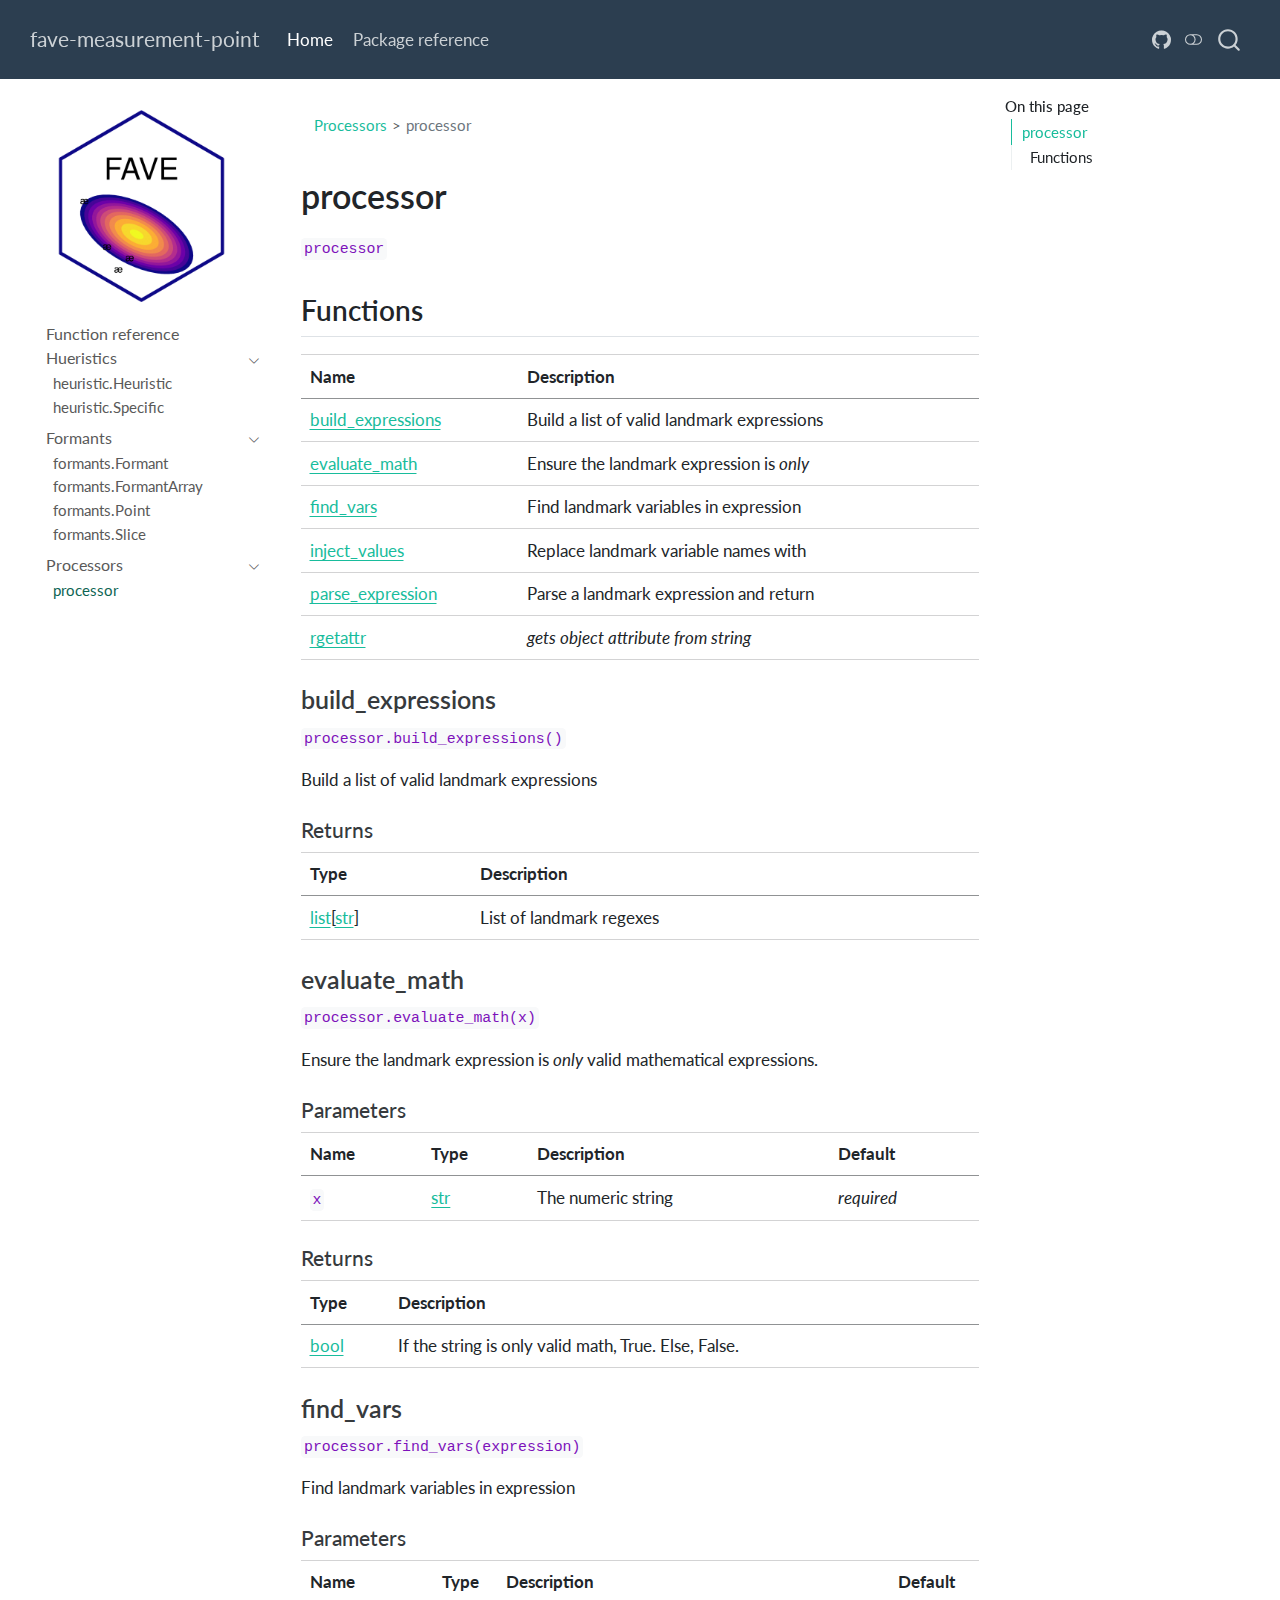
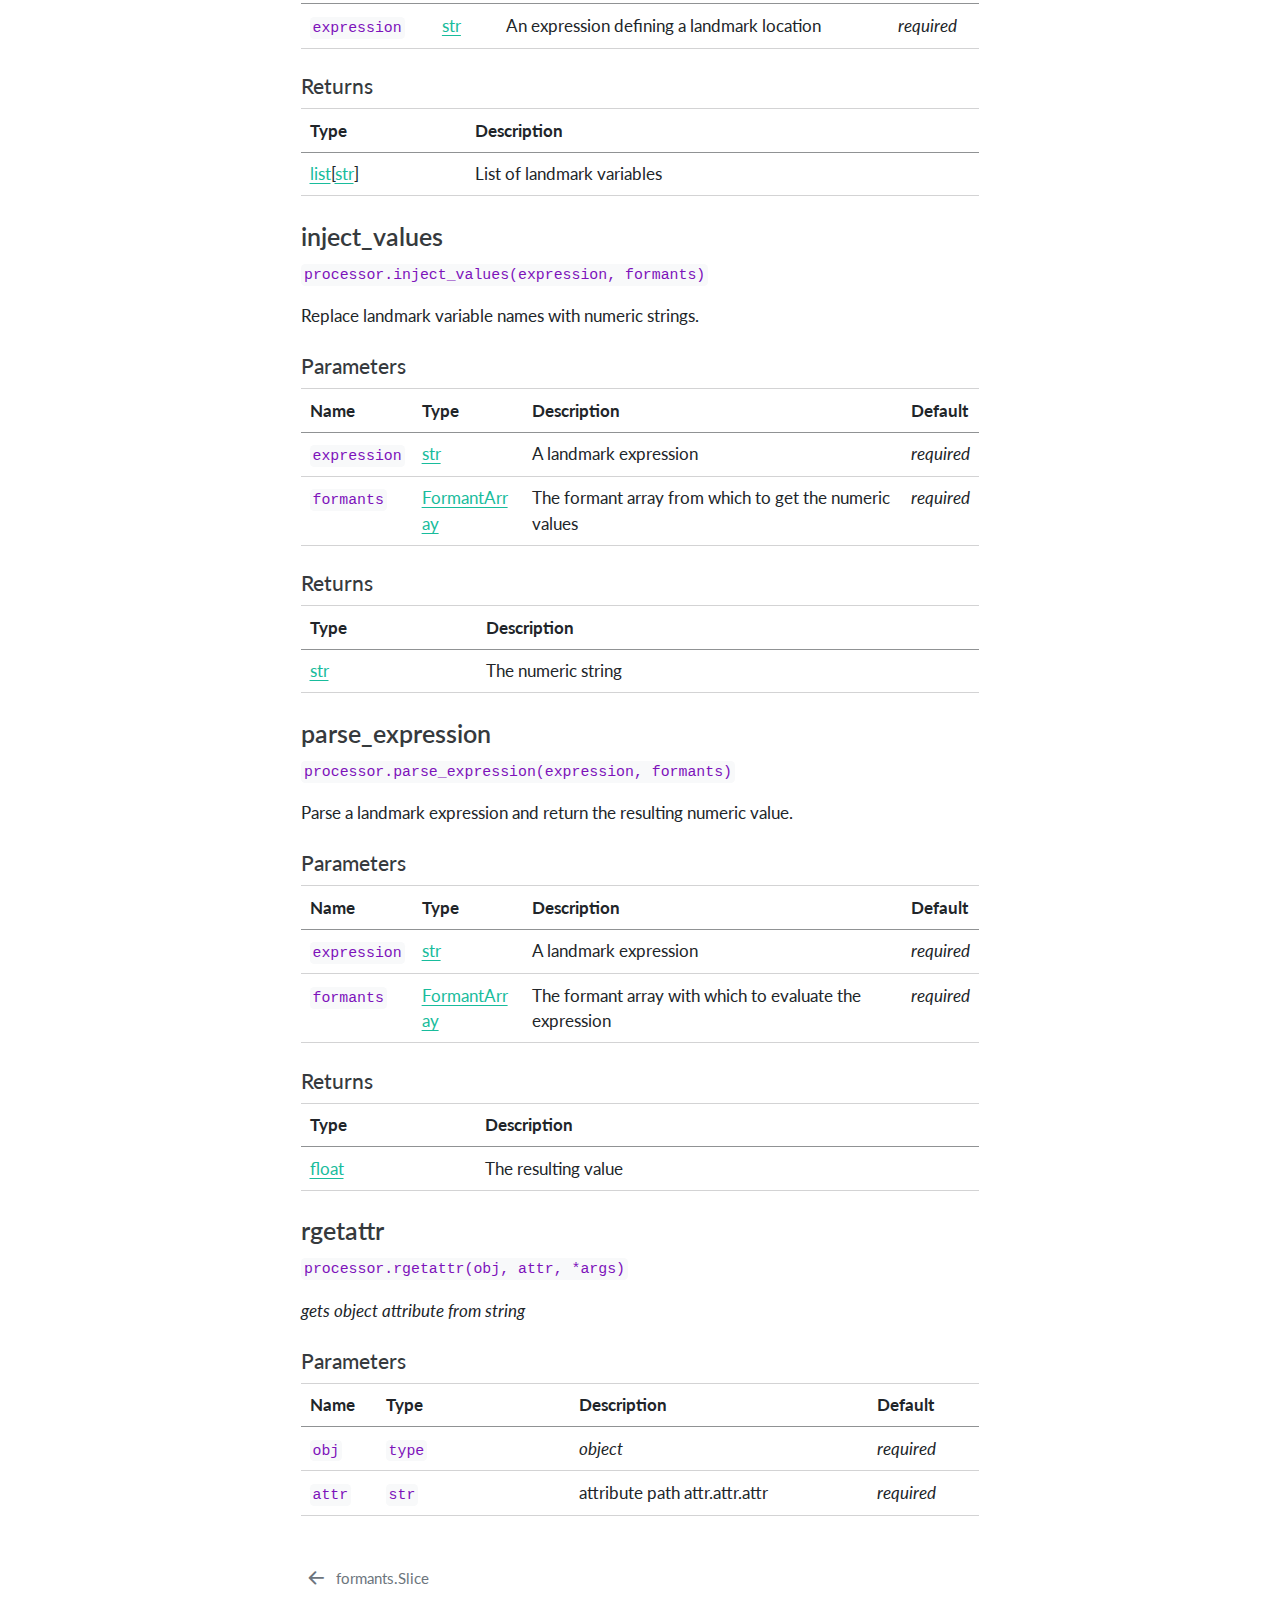
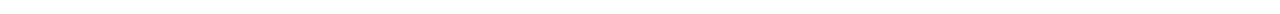
<file: reference/processor.html>
<!DOCTYPE html>
<html xmlns="http://www.w3.org/1999/xhtml" lang="en" xml:lang="en"><head>

<meta charset="utf-8">
<meta name="generator" content="quarto-1.6.42">

<meta name="viewport" content="width=device-width, initial-scale=1.0, user-scalable=yes">


<title>processor – fave-measurement-point</title>
<style>
code{white-space: pre-wrap;}
span.smallcaps{font-variant: small-caps;}
div.columns{display: flex; gap: min(4vw, 1.5em);}
div.column{flex: auto; overflow-x: auto;}
div.hanging-indent{margin-left: 1.5em; text-indent: -1.5em;}
ul.task-list{list-style: none;}
ul.task-list li input[type="checkbox"] {
  width: 0.8em;
  margin: 0 0.8em 0.2em -1em; /* quarto-specific, see https://github.com/quarto-dev/quarto-cli/issues/4556 */ 
  vertical-align: middle;
}
</style>


<script src="../site_libs/quarto-nav/quarto-nav.js"></script>
<script src="../site_libs/quarto-nav/headroom.min.js"></script>
<script src="../site_libs/clipboard/clipboard.min.js"></script>
<script src="../site_libs/quarto-search/autocomplete.umd.js"></script>
<script src="../site_libs/quarto-search/fuse.min.js"></script>
<script src="../site_libs/quarto-search/quarto-search.js"></script>
<meta name="quarto:offset" content="../">
<link href="../reference/formants.Slice.html" rel="prev">
<link href="../assets/logo.png" rel="icon" type="image/png">
<script src="../site_libs/quarto-html/quarto.js"></script>
<script src="../site_libs/quarto-html/popper.min.js"></script>
<script src="../site_libs/quarto-html/tippy.umd.min.js"></script>
<script src="../site_libs/quarto-html/anchor.min.js"></script>
<link href="../site_libs/quarto-html/tippy.css" rel="stylesheet">
<link href="../site_libs/quarto-html/quarto-syntax-highlighting-de84f8d6bb715db06a919283c2d1e787.css" rel="stylesheet" class="quarto-color-scheme" id="quarto-text-highlighting-styles">
<link href="../site_libs/quarto-html/quarto-syntax-highlighting-dark-9a023c9ade86a60361e96e3e3f11bc54.css" rel="prefetch" class="quarto-color-scheme quarto-color-alternate" id="quarto-text-highlighting-styles">
<script src="../site_libs/bootstrap/bootstrap.min.js"></script>
<link href="../site_libs/bootstrap/bootstrap-icons.css" rel="stylesheet">
<link href="../site_libs/bootstrap/bootstrap-8cf86bcb67ab4f939aa7666f40e6df60.min.css" rel="stylesheet" append-hash="true" class="quarto-color-scheme" id="quarto-bootstrap" data-mode="light">
<link href="../site_libs/bootstrap/bootstrap-dark-3be78797370dd2ac6d95da109db65c6f.min.css" rel="prefetch" append-hash="true" class="quarto-color-scheme quarto-color-alternate" id="quarto-bootstrap" data-mode="dark">
<link href="../site_libs/quarto-contrib/codenamelabel/codeblocklabel.css" rel="stylesheet">
<script id="quarto-search-options" type="application/json">{
  "location": "navbar",
  "copy-button": false,
  "collapse-after": 3,
  "panel-placement": "end",
  "type": "overlay",
  "limit": 50,
  "keyboard-shortcut": [
    "f",
    "/",
    "s"
  ],
  "show-item-context": false,
  "language": {
    "search-no-results-text": "No results",
    "search-matching-documents-text": "matching documents",
    "search-copy-link-title": "Copy link to search",
    "search-hide-matches-text": "Hide additional matches",
    "search-more-match-text": "more match in this document",
    "search-more-matches-text": "more matches in this document",
    "search-clear-button-title": "Clear",
    "search-text-placeholder": "",
    "search-detached-cancel-button-title": "Cancel",
    "search-submit-button-title": "Submit",
    "search-label": "Search"
  }
}</script>


<link rel="stylesheet" href="../styles/styles.css">
</head>

<body class="nav-sidebar floating nav-fixed">

<div id="quarto-search-results"></div>
  <header id="quarto-header" class="headroom fixed-top">
    <nav class="navbar navbar-expand-lg " data-bs-theme="dark">
      <div class="navbar-container container-fluid">
      <div class="navbar-brand-container mx-auto">
    <a class="navbar-brand" href="../index.html">
    <span class="navbar-title">fave-measurement-point</span>
    </a>
  </div>
            <div id="quarto-search" class="" title="Search"></div>
          <button class="navbar-toggler" type="button" data-bs-toggle="collapse" data-bs-target="#navbarCollapse" aria-controls="navbarCollapse" role="menu" aria-expanded="false" aria-label="Toggle navigation" onclick="if (window.quartoToggleHeadroom) { window.quartoToggleHeadroom(); }">
  <span class="navbar-toggler-icon"></span>
</button>
          <div class="collapse navbar-collapse" id="navbarCollapse">
            <ul class="navbar-nav navbar-nav-scroll me-auto">
  <li class="nav-item">
    <a class="nav-link active" href="../index.html" aria-current="page"> 
<span class="menu-text">Home</span></a>
  </li>  
  <li class="nav-item">
    <a class="nav-link" href="../reference/"> 
<span class="menu-text">Package reference</span></a>
  </li>  
</ul>
            <ul class="navbar-nav navbar-nav-scroll ms-auto">
  <li class="nav-item compact">
    <a class="nav-link" href="https://github.com/Forced-Alignment-and-Vowel-Extraction/fave-measurement-point"> <i class="bi bi-github" role="img">
</i> 
<span class="menu-text"></span></a>
  </li>  
</ul>
          </div> <!-- /navcollapse -->
            <div class="quarto-navbar-tools">
  <a href="" class="quarto-color-scheme-toggle quarto-navigation-tool  px-1" onclick="window.quartoToggleColorScheme(); return false;" title="Toggle dark mode"><i class="bi"></i></a>
</div>
      </div> <!-- /container-fluid -->
    </nav>
  <nav class="quarto-secondary-nav">
    <div class="container-fluid d-flex">
      <button type="button" class="quarto-btn-toggle btn" data-bs-toggle="collapse" role="button" data-bs-target=".quarto-sidebar-collapse-item" aria-controls="quarto-sidebar" aria-expanded="false" aria-label="Toggle sidebar navigation" onclick="if (window.quartoToggleHeadroom) { window.quartoToggleHeadroom(); }">
        <i class="bi bi-layout-text-sidebar-reverse"></i>
      </button>
        <nav class="quarto-page-breadcrumbs" aria-label="breadcrumb"><ol class="breadcrumb"><li class="breadcrumb-item"><a href="../reference/processor.html">Processors</a></li><li class="breadcrumb-item"><a href="../reference/processor.html">processor</a></li></ol></nav>
        <a class="flex-grow-1" role="navigation" data-bs-toggle="collapse" data-bs-target=".quarto-sidebar-collapse-item" aria-controls="quarto-sidebar" aria-expanded="false" aria-label="Toggle sidebar navigation" onclick="if (window.quartoToggleHeadroom) { window.quartoToggleHeadroom(); }">      
        </a>
    </div>
  </nav>
</header>
<!-- content -->
<div id="quarto-content" class="quarto-container page-columns page-rows-contents page-layout-article page-navbar">
<!-- sidebar -->
  <nav id="quarto-sidebar" class="sidebar collapse collapse-horizontal quarto-sidebar-collapse-item sidebar-navigation floating overflow-auto">
    <div class="pt-lg-2 mt-2 text-left sidebar-header">
      <a href="../index.html" class="sidebar-logo-link">
      <img src="../assets/logo.png" alt="" class="sidebar-logo py-0 d-lg-inline d-none">
      </a>
      </div>
    <div class="sidebar-menu-container"> 
    <ul class="list-unstyled mt-1">
        <li class="sidebar-item">
  <div class="sidebar-item-container"> 
  <a href="../reference/index.html" class="sidebar-item-text sidebar-link">
 <span class="menu-text">Function reference</span></a>
  </div>
</li>
        <li class="sidebar-item sidebar-item-section">
      <div class="sidebar-item-container"> 
            <a class="sidebar-item-text sidebar-link text-start" data-bs-toggle="collapse" data-bs-target="#quarto-sidebar-section-1" role="navigation" aria-expanded="true">
 <span class="menu-text">Hueristics</span></a>
          <a class="sidebar-item-toggle text-start" data-bs-toggle="collapse" data-bs-target="#quarto-sidebar-section-1" role="navigation" aria-expanded="true" aria-label="Toggle section">
            <i class="bi bi-chevron-right ms-2"></i>
          </a> 
      </div>
      <ul id="quarto-sidebar-section-1" class="collapse list-unstyled sidebar-section depth1 show">  
          <li class="sidebar-item">
  <div class="sidebar-item-container"> 
  <a href="../reference/heuristic.Heuristic.html" class="sidebar-item-text sidebar-link">
 <span class="menu-text">heuristic.Heuristic</span></a>
  </div>
</li>
          <li class="sidebar-item">
  <div class="sidebar-item-container"> 
  <a href="../reference/heuristic.Specific.html" class="sidebar-item-text sidebar-link">
 <span class="menu-text">heuristic.Specific</span></a>
  </div>
</li>
      </ul>
  </li>
        <li class="sidebar-item sidebar-item-section">
      <div class="sidebar-item-container"> 
            <a class="sidebar-item-text sidebar-link text-start" data-bs-toggle="collapse" data-bs-target="#quarto-sidebar-section-2" role="navigation" aria-expanded="true">
 <span class="menu-text">Formants</span></a>
          <a class="sidebar-item-toggle text-start" data-bs-toggle="collapse" data-bs-target="#quarto-sidebar-section-2" role="navigation" aria-expanded="true" aria-label="Toggle section">
            <i class="bi bi-chevron-right ms-2"></i>
          </a> 
      </div>
      <ul id="quarto-sidebar-section-2" class="collapse list-unstyled sidebar-section depth1 show">  
          <li class="sidebar-item">
  <div class="sidebar-item-container"> 
  <a href="../reference/formants.Formant.html" class="sidebar-item-text sidebar-link">
 <span class="menu-text">formants.Formant</span></a>
  </div>
</li>
          <li class="sidebar-item">
  <div class="sidebar-item-container"> 
  <a href="../reference/formants.FormantArray.html" class="sidebar-item-text sidebar-link">
 <span class="menu-text">formants.FormantArray</span></a>
  </div>
</li>
          <li class="sidebar-item">
  <div class="sidebar-item-container"> 
  <a href="../reference/formants.Point.html" class="sidebar-item-text sidebar-link">
 <span class="menu-text">formants.Point</span></a>
  </div>
</li>
          <li class="sidebar-item">
  <div class="sidebar-item-container"> 
  <a href="../reference/formants.Slice.html" class="sidebar-item-text sidebar-link">
 <span class="menu-text">formants.Slice</span></a>
  </div>
</li>
      </ul>
  </li>
        <li class="sidebar-item sidebar-item-section">
      <div class="sidebar-item-container"> 
            <a class="sidebar-item-text sidebar-link text-start" data-bs-toggle="collapse" data-bs-target="#quarto-sidebar-section-3" role="navigation" aria-expanded="true">
 <span class="menu-text">Processors</span></a>
          <a class="sidebar-item-toggle text-start" data-bs-toggle="collapse" data-bs-target="#quarto-sidebar-section-3" role="navigation" aria-expanded="true" aria-label="Toggle section">
            <i class="bi bi-chevron-right ms-2"></i>
          </a> 
      </div>
      <ul id="quarto-sidebar-section-3" class="collapse list-unstyled sidebar-section depth1 show">  
          <li class="sidebar-item">
  <div class="sidebar-item-container"> 
  <a href="../reference/processor.html" class="sidebar-item-text sidebar-link active">
 <span class="menu-text">processor</span></a>
  </div>
</li>
      </ul>
  </li>
    </ul>
    </div>
</nav>
<div id="quarto-sidebar-glass" class="quarto-sidebar-collapse-item" data-bs-toggle="collapse" data-bs-target=".quarto-sidebar-collapse-item"></div>
<!-- margin-sidebar -->
    <div id="quarto-margin-sidebar" class="sidebar margin-sidebar">
        <nav id="TOC" role="doc-toc" class="toc-active">
    <h2 id="toc-title">On this page</h2>
   
  <ul>
  <li><a href="#fave_measurement_point.processor" id="toc-fave_measurement_point.processor" class="nav-link active" data-scroll-target="#fave_measurement_point.processor">processor</a>
  <ul>
  <li><a href="#functions" id="toc-functions" class="nav-link" data-scroll-target="#functions">Functions</a>
  <ul class="collapse">
  <li><a href="#fave_measurement_point.processor.build_expressions" id="toc-fave_measurement_point.processor.build_expressions" class="nav-link" data-scroll-target="#fave_measurement_point.processor.build_expressions">build_expressions</a>
  <ul class="collapse">
  <li><a href="#returns" id="toc-returns" class="nav-link" data-scroll-target="#returns">Returns</a></li>
  </ul></li>
  <li><a href="#fave_measurement_point.processor.evaluate_math" id="toc-fave_measurement_point.processor.evaluate_math" class="nav-link" data-scroll-target="#fave_measurement_point.processor.evaluate_math">evaluate_math</a>
  <ul class="collapse">
  <li><a href="#parameters" id="toc-parameters" class="nav-link" data-scroll-target="#parameters">Parameters</a></li>
  <li><a href="#returns-1" id="toc-returns-1" class="nav-link" data-scroll-target="#returns-1">Returns</a></li>
  </ul></li>
  <li><a href="#fave_measurement_point.processor.find_vars" id="toc-fave_measurement_point.processor.find_vars" class="nav-link" data-scroll-target="#fave_measurement_point.processor.find_vars">find_vars</a>
  <ul class="collapse">
  <li><a href="#parameters-1" id="toc-parameters-1" class="nav-link" data-scroll-target="#parameters-1">Parameters</a></li>
  <li><a href="#returns-2" id="toc-returns-2" class="nav-link" data-scroll-target="#returns-2">Returns</a></li>
  </ul></li>
  <li><a href="#fave_measurement_point.processor.inject_values" id="toc-fave_measurement_point.processor.inject_values" class="nav-link" data-scroll-target="#fave_measurement_point.processor.inject_values">inject_values</a>
  <ul class="collapse">
  <li><a href="#parameters-2" id="toc-parameters-2" class="nav-link" data-scroll-target="#parameters-2">Parameters</a></li>
  <li><a href="#returns-3" id="toc-returns-3" class="nav-link" data-scroll-target="#returns-3">Returns</a></li>
  </ul></li>
  <li><a href="#fave_measurement_point.processor.parse_expression" id="toc-fave_measurement_point.processor.parse_expression" class="nav-link" data-scroll-target="#fave_measurement_point.processor.parse_expression">parse_expression</a>
  <ul class="collapse">
  <li><a href="#parameters-3" id="toc-parameters-3" class="nav-link" data-scroll-target="#parameters-3">Parameters</a></li>
  <li><a href="#returns-4" id="toc-returns-4" class="nav-link" data-scroll-target="#returns-4">Returns</a></li>
  </ul></li>
  <li><a href="#fave_measurement_point.processor.rgetattr" id="toc-fave_measurement_point.processor.rgetattr" class="nav-link" data-scroll-target="#fave_measurement_point.processor.rgetattr">rgetattr</a>
  <ul class="collapse">
  <li><a href="#parameters-4" id="toc-parameters-4" class="nav-link" data-scroll-target="#parameters-4">Parameters</a></li>
  </ul></li>
  </ul></li>
  </ul></li>
  </ul>
</nav>
    </div>
<!-- main -->
<main class="content" id="quarto-document-content"><header id="title-block-header" class="quarto-title-block"><nav class="quarto-page-breadcrumbs quarto-title-breadcrumbs d-none d-lg-block" aria-label="breadcrumb"><ol class="breadcrumb"><li class="breadcrumb-item"><a href="../reference/processor.html">Processors</a></li><li class="breadcrumb-item"><a href="../reference/processor.html">processor</a></li></ol></nav></header>




<section id="fave_measurement_point.processor" class="level1">
<h1>processor</h1>
<p><code>processor</code></p>
<section id="functions" class="level2">
<h2 class="anchored" data-anchor-id="functions">Functions</h2>
<table class="caption-top table">
<thead>
<tr class="header">
<th>Name</th>
<th>Description</th>
</tr>
</thead>
<tbody>
<tr class="odd">
<td><a href="#fave_measurement_point.processor.build_expressions">build_expressions</a></td>
<td>Build a list of valid landmark expressions</td>
</tr>
<tr class="even">
<td><a href="#fave_measurement_point.processor.evaluate_math">evaluate_math</a></td>
<td>Ensure the landmark expression is <em>only</em></td>
</tr>
<tr class="odd">
<td><a href="#fave_measurement_point.processor.find_vars">find_vars</a></td>
<td>Find landmark variables in expression</td>
</tr>
<tr class="even">
<td><a href="#fave_measurement_point.processor.inject_values">inject_values</a></td>
<td>Replace landmark variable names with</td>
</tr>
<tr class="odd">
<td><a href="#fave_measurement_point.processor.parse_expression">parse_expression</a></td>
<td>Parse a landmark expression and return</td>
</tr>
<tr class="even">
<td><a href="#fave_measurement_point.processor.rgetattr">rgetattr</a></td>
<td><em>gets object attribute from string</em></td>
</tr>
</tbody>
</table>
<section id="fave_measurement_point.processor.build_expressions" class="level3">
<h3 class="anchored" data-anchor-id="fave_measurement_point.processor.build_expressions">build_expressions</h3>
<p><code>processor.build_expressions()</code></p>
<p>Build a list of valid landmark expressions</p>
<section id="returns" class="level4">
<h4 class="anchored" data-anchor-id="returns">Returns</h4>
<table class="caption-top table">
<thead>
<tr class="header">
<th>Type</th>
<th>Description</th>
</tr>
</thead>
<tbody>
<tr class="odd">
<td><a href="https://docs.python.org/3/library/stdtypes.html#list">list</a>[<a href="https://docs.python.org/3/library/stdtypes.html#str">str</a>]</td>
<td>List of landmark regexes</td>
</tr>
</tbody>
</table>
</section>
</section>
<section id="fave_measurement_point.processor.evaluate_math" class="level3">
<h3 class="anchored" data-anchor-id="fave_measurement_point.processor.evaluate_math">evaluate_math</h3>
<p><code>processor.evaluate_math(x)</code></p>
<p>Ensure the landmark expression is <em>only</em> valid mathematical expressions.</p>
<section id="parameters" class="level4">
<h4 class="anchored" data-anchor-id="parameters">Parameters</h4>
<table class="caption-top table">
<thead>
<tr class="header">
<th>Name</th>
<th>Type</th>
<th>Description</th>
<th>Default</th>
</tr>
</thead>
<tbody>
<tr class="odd">
<td><code>x</code></td>
<td><a href="https://docs.python.org/3/library/stdtypes.html#str">str</a></td>
<td>The numeric string</td>
<td><em>required</em></td>
</tr>
</tbody>
</table>
</section>
<section id="returns-1" class="level4">
<h4 class="anchored" data-anchor-id="returns-1">Returns</h4>
<table class="caption-top table">
<thead>
<tr class="header">
<th>Type</th>
<th>Description</th>
</tr>
</thead>
<tbody>
<tr class="odd">
<td><a href="https://docs.python.org/3/library/functions.html#bool">bool</a></td>
<td>If the string is only valid math, True. Else, False.</td>
</tr>
</tbody>
</table>
</section>
</section>
<section id="fave_measurement_point.processor.find_vars" class="level3">
<h3 class="anchored" data-anchor-id="fave_measurement_point.processor.find_vars">find_vars</h3>
<p><code>processor.find_vars(expression)</code></p>
<p>Find landmark variables in expression</p>
<section id="parameters-1" class="level4">
<h4 class="anchored" data-anchor-id="parameters-1">Parameters</h4>
<table class="caption-top table">
<thead>
<tr class="header">
<th>Name</th>
<th>Type</th>
<th>Description</th>
<th>Default</th>
</tr>
</thead>
<tbody>
<tr class="odd">
<td><code>expression</code></td>
<td><a href="https://docs.python.org/3/library/stdtypes.html#str">str</a></td>
<td>An expression defining a landmark location</td>
<td><em>required</em></td>
</tr>
</tbody>
</table>
</section>
<section id="returns-2" class="level4">
<h4 class="anchored" data-anchor-id="returns-2">Returns</h4>
<table class="caption-top table">
<thead>
<tr class="header">
<th>Type</th>
<th>Description</th>
</tr>
</thead>
<tbody>
<tr class="odd">
<td><a href="https://docs.python.org/3/library/stdtypes.html#list">list</a>[<a href="https://docs.python.org/3/library/stdtypes.html#str">str</a>]</td>
<td>List of landmark variables</td>
</tr>
</tbody>
</table>
</section>
</section>
<section id="fave_measurement_point.processor.inject_values" class="level3">
<h3 class="anchored" data-anchor-id="fave_measurement_point.processor.inject_values">inject_values</h3>
<p><code>processor.inject_values(expression, formants)</code></p>
<p>Replace landmark variable names with numeric strings.</p>
<section id="parameters-2" class="level4">
<h4 class="anchored" data-anchor-id="parameters-2">Parameters</h4>
<table class="caption-top table">
<thead>
<tr class="header">
<th>Name</th>
<th>Type</th>
<th>Description</th>
<th>Default</th>
</tr>
</thead>
<tbody>
<tr class="odd">
<td><code>expression</code></td>
<td><a href="https://docs.python.org/3/library/stdtypes.html#str">str</a></td>
<td>A landmark expression</td>
<td><em>required</em></td>
</tr>
<tr class="even">
<td><code>formants</code></td>
<td><a href="../reference/formants.FormantArray.html#fave_measurement_point.formants.FormantArray">FormantArray</a></td>
<td>The formant array from which to get the numeric values</td>
<td><em>required</em></td>
</tr>
</tbody>
</table>
</section>
<section id="returns-3" class="level4">
<h4 class="anchored" data-anchor-id="returns-3">Returns</h4>
<table class="caption-top table">
<thead>
<tr class="header">
<th>Type</th>
<th>Description</th>
</tr>
</thead>
<tbody>
<tr class="odd">
<td><a href="https://docs.python.org/3/library/stdtypes.html#str">str</a></td>
<td>The numeric string</td>
</tr>
</tbody>
</table>
</section>
</section>
<section id="fave_measurement_point.processor.parse_expression" class="level3">
<h3 class="anchored" data-anchor-id="fave_measurement_point.processor.parse_expression">parse_expression</h3>
<p><code>processor.parse_expression(expression, formants)</code></p>
<p>Parse a landmark expression and return the resulting numeric value.</p>
<section id="parameters-3" class="level4">
<h4 class="anchored" data-anchor-id="parameters-3">Parameters</h4>
<table class="caption-top table">
<thead>
<tr class="header">
<th>Name</th>
<th>Type</th>
<th>Description</th>
<th>Default</th>
</tr>
</thead>
<tbody>
<tr class="odd">
<td><code>expression</code></td>
<td><a href="https://docs.python.org/3/library/stdtypes.html#str">str</a></td>
<td>A landmark expression</td>
<td><em>required</em></td>
</tr>
<tr class="even">
<td><code>formants</code></td>
<td><a href="../reference/formants.FormantArray.html#fave_measurement_point.formants.FormantArray">FormantArray</a></td>
<td>The formant array with which to evaluate the expression</td>
<td><em>required</em></td>
</tr>
</tbody>
</table>
</section>
<section id="returns-4" class="level4">
<h4 class="anchored" data-anchor-id="returns-4">Returns</h4>
<table class="caption-top table">
<thead>
<tr class="header">
<th>Type</th>
<th>Description</th>
</tr>
</thead>
<tbody>
<tr class="odd">
<td><a href="https://docs.python.org/3/library/functions.html#float">float</a></td>
<td>The resulting value</td>
</tr>
</tbody>
</table>
</section>
</section>
<section id="fave_measurement_point.processor.rgetattr" class="level3">
<h3 class="anchored" data-anchor-id="fave_measurement_point.processor.rgetattr">rgetattr</h3>
<p><code>processor.rgetattr(obj, attr, *args)</code></p>
<p><em>gets object attribute from string</em></p>
<section id="parameters-4" class="level4">
<h4 class="anchored" data-anchor-id="parameters-4">Parameters</h4>
<table class="caption-top table">
<colgroup>
<col style="width: 11%">
<col style="width: 28%">
<col style="width: 43%">
<col style="width: 16%">
</colgroup>
<thead>
<tr class="header">
<th>Name</th>
<th>Type</th>
<th>Description</th>
<th>Default</th>
</tr>
</thead>
<tbody>
<tr class="odd">
<td><code>obj</code></td>
<td><code>type</code></td>
<td><em>object</em></td>
<td><em>required</em></td>
</tr>
<tr class="even">
<td><code>attr</code></td>
<td><code>str</code></td>
<td>attribute path attr.attr.attr</td>
<td><em>required</em></td>
</tr>
</tbody>
</table>


</section>
</section>
</section>
</section>

</main> <!-- /main -->
<script id="quarto-html-after-body" type="application/javascript">
window.document.addEventListener("DOMContentLoaded", function (event) {
  const toggleBodyColorMode = (bsSheetEl) => {
    const mode = bsSheetEl.getAttribute("data-mode");
    const bodyEl = window.document.querySelector("body");
    if (mode === "dark") {
      bodyEl.classList.add("quarto-dark");
      bodyEl.classList.remove("quarto-light");
    } else {
      bodyEl.classList.add("quarto-light");
      bodyEl.classList.remove("quarto-dark");
    }
  }
  const toggleBodyColorPrimary = () => {
    const bsSheetEl = window.document.querySelector("link#quarto-bootstrap");
    if (bsSheetEl) {
      toggleBodyColorMode(bsSheetEl);
    }
  }
  toggleBodyColorPrimary();  
  const disableStylesheet = (stylesheets) => {
    for (let i=0; i < stylesheets.length; i++) {
      const stylesheet = stylesheets[i];
      stylesheet.rel = 'prefetch';
    }
  }
  const enableStylesheet = (stylesheets) => {
    for (let i=0; i < stylesheets.length; i++) {
      const stylesheet = stylesheets[i];
      stylesheet.rel = 'stylesheet';
    }
  }
  const manageTransitions = (selector, allowTransitions) => {
    const els = window.document.querySelectorAll(selector);
    for (let i=0; i < els.length; i++) {
      const el = els[i];
      if (allowTransitions) {
        el.classList.remove('notransition');
      } else {
        el.classList.add('notransition');
      }
    }
  }
  const toggleGiscusIfUsed = (isAlternate, darkModeDefault) => {
    const baseTheme = document.querySelector('#giscus-base-theme')?.value ?? 'light';
    const alternateTheme = document.querySelector('#giscus-alt-theme')?.value ?? 'dark';
    let newTheme = '';
    if(darkModeDefault) {
      newTheme = isAlternate ? baseTheme : alternateTheme;
    } else {
      newTheme = isAlternate ? alternateTheme : baseTheme;
    }
    const changeGiscusTheme = () => {
      // From: https://github.com/giscus/giscus/issues/336
      const sendMessage = (message) => {
        const iframe = document.querySelector('iframe.giscus-frame');
        if (!iframe) return;
        iframe.contentWindow.postMessage({ giscus: message }, 'https://giscus.app');
      }
      sendMessage({
        setConfig: {
          theme: newTheme
        }
      });
    }
    const isGiscussLoaded = window.document.querySelector('iframe.giscus-frame') !== null;
    if (isGiscussLoaded) {
      changeGiscusTheme();
    }
  }
  const toggleColorMode = (alternate) => {
    // Switch the stylesheets
    const alternateStylesheets = window.document.querySelectorAll('link.quarto-color-scheme.quarto-color-alternate');
    manageTransitions('#quarto-margin-sidebar .nav-link', false);
    if (alternate) {
      enableStylesheet(alternateStylesheets);
      for (const sheetNode of alternateStylesheets) {
        if (sheetNode.id === "quarto-bootstrap") {
          toggleBodyColorMode(sheetNode);
        }
      }
    } else {
      disableStylesheet(alternateStylesheets);
      toggleBodyColorPrimary();
    }
    manageTransitions('#quarto-margin-sidebar .nav-link', true);
    // Switch the toggles
    const toggles = window.document.querySelectorAll('.quarto-color-scheme-toggle');
    for (let i=0; i < toggles.length; i++) {
      const toggle = toggles[i];
      if (toggle) {
        if (alternate) {
          toggle.classList.add("alternate");     
        } else {
          toggle.classList.remove("alternate");
        }
      }
    }
    // Hack to workaround the fact that safari doesn't
    // properly recolor the scrollbar when toggling (#1455)
    if (navigator.userAgent.indexOf('Safari') > 0 && navigator.userAgent.indexOf('Chrome') == -1) {
      manageTransitions("body", false);
      window.scrollTo(0, 1);
      setTimeout(() => {
        window.scrollTo(0, 0);
        manageTransitions("body", true);
      }, 40);  
    }
  }
  const isFileUrl = () => { 
    return window.location.protocol === 'file:';
  }
  const hasAlternateSentinel = () => {  
    let styleSentinel = getColorSchemeSentinel();
    if (styleSentinel !== null) {
      return styleSentinel === "alternate";
    } else {
      return false;
    }
  }
  const setStyleSentinel = (alternate) => {
    const value = alternate ? "alternate" : "default";
    if (!isFileUrl()) {
      window.localStorage.setItem("quarto-color-scheme", value);
    } else {
      localAlternateSentinel = value;
    }
  }
  const getColorSchemeSentinel = () => {
    if (!isFileUrl()) {
      const storageValue = window.localStorage.getItem("quarto-color-scheme");
      return storageValue != null ? storageValue : localAlternateSentinel;
    } else {
      return localAlternateSentinel;
    }
  }
  const darkModeDefault = false;
  let localAlternateSentinel = darkModeDefault ? 'alternate' : 'default';
  // Dark / light mode switch
  window.quartoToggleColorScheme = () => {
    // Read the current dark / light value 
    let toAlternate = !hasAlternateSentinel();
    toggleColorMode(toAlternate);
    setStyleSentinel(toAlternate);
    toggleGiscusIfUsed(toAlternate, darkModeDefault);
  };
  // Ensure there is a toggle, if there isn't float one in the top right
  if (window.document.querySelector('.quarto-color-scheme-toggle') === null) {
    const a = window.document.createElement('a');
    a.classList.add('top-right');
    a.classList.add('quarto-color-scheme-toggle');
    a.href = "";
    a.onclick = function() { try { window.quartoToggleColorScheme(); } catch {} return false; };
    const i = window.document.createElement("i");
    i.classList.add('bi');
    a.appendChild(i);
    window.document.body.appendChild(a);
  }
  // Switch to dark mode if need be
  if (hasAlternateSentinel()) {
    toggleColorMode(true);
  } else {
    toggleColorMode(false);
  }
  const icon = "";
  const anchorJS = new window.AnchorJS();
  anchorJS.options = {
    placement: 'right',
    icon: icon
  };
  anchorJS.add('.anchored');
  const isCodeAnnotation = (el) => {
    for (const clz of el.classList) {
      if (clz.startsWith('code-annotation-')) {                     
        return true;
      }
    }
    return false;
  }
  const onCopySuccess = function(e) {
    // button target
    const button = e.trigger;
    // don't keep focus
    button.blur();
    // flash "checked"
    button.classList.add('code-copy-button-checked');
    var currentTitle = button.getAttribute("title");
    button.setAttribute("title", "Copied!");
    let tooltip;
    if (window.bootstrap) {
      button.setAttribute("data-bs-toggle", "tooltip");
      button.setAttribute("data-bs-placement", "left");
      button.setAttribute("data-bs-title", "Copied!");
      tooltip = new bootstrap.Tooltip(button, 
        { trigger: "manual", 
          customClass: "code-copy-button-tooltip",
          offset: [0, -8]});
      tooltip.show();    
    }
    setTimeout(function() {
      if (tooltip) {
        tooltip.hide();
        button.removeAttribute("data-bs-title");
        button.removeAttribute("data-bs-toggle");
        button.removeAttribute("data-bs-placement");
      }
      button.setAttribute("title", currentTitle);
      button.classList.remove('code-copy-button-checked');
    }, 1000);
    // clear code selection
    e.clearSelection();
  }
  const getTextToCopy = function(trigger) {
      const codeEl = trigger.previousElementSibling.cloneNode(true);
      for (const childEl of codeEl.children) {
        if (isCodeAnnotation(childEl)) {
          childEl.remove();
        }
      }
      return codeEl.innerText;
  }
  const clipboard = new window.ClipboardJS('.code-copy-button:not([data-in-quarto-modal])', {
    text: getTextToCopy
  });
  clipboard.on('success', onCopySuccess);
  if (window.document.getElementById('quarto-embedded-source-code-modal')) {
    const clipboardModal = new window.ClipboardJS('.code-copy-button[data-in-quarto-modal]', {
      text: getTextToCopy,
      container: window.document.getElementById('quarto-embedded-source-code-modal')
    });
    clipboardModal.on('success', onCopySuccess);
  }
    var localhostRegex = new RegExp(/^(?:http|https):\/\/localhost\:?[0-9]*\//);
    var mailtoRegex = new RegExp(/^mailto:/);
      var filterRegex = new RegExp("https:\/\/Forced-Alignment-and-Vowel-Extraction\.github\.io\/fave-measurement-point\/");
    var isInternal = (href) => {
        return filterRegex.test(href) || localhostRegex.test(href) || mailtoRegex.test(href);
    }
    // Inspect non-navigation links and adorn them if external
 	var links = window.document.querySelectorAll('a[href]:not(.nav-link):not(.navbar-brand):not(.toc-action):not(.sidebar-link):not(.sidebar-item-toggle):not(.pagination-link):not(.no-external):not([aria-hidden]):not(.dropdown-item):not(.quarto-navigation-tool):not(.about-link)');
    for (var i=0; i<links.length; i++) {
      const link = links[i];
      if (!isInternal(link.href)) {
        // undo the damage that might have been done by quarto-nav.js in the case of
        // links that we want to consider external
        if (link.dataset.originalHref !== undefined) {
          link.href = link.dataset.originalHref;
        }
      }
    }
  function tippyHover(el, contentFn, onTriggerFn, onUntriggerFn) {
    const config = {
      allowHTML: true,
      maxWidth: 500,
      delay: 100,
      arrow: false,
      appendTo: function(el) {
          return el.parentElement;
      },
      interactive: true,
      interactiveBorder: 10,
      theme: 'quarto',
      placement: 'bottom-start',
    };
    if (contentFn) {
      config.content = contentFn;
    }
    if (onTriggerFn) {
      config.onTrigger = onTriggerFn;
    }
    if (onUntriggerFn) {
      config.onUntrigger = onUntriggerFn;
    }
    window.tippy(el, config); 
  }
  const noterefs = window.document.querySelectorAll('a[role="doc-noteref"]');
  for (var i=0; i<noterefs.length; i++) {
    const ref = noterefs[i];
    tippyHover(ref, function() {
      // use id or data attribute instead here
      let href = ref.getAttribute('data-footnote-href') || ref.getAttribute('href');
      try { href = new URL(href).hash; } catch {}
      const id = href.replace(/^#\/?/, "");
      const note = window.document.getElementById(id);
      if (note) {
        return note.innerHTML;
      } else {
        return "";
      }
    });
  }
  const xrefs = window.document.querySelectorAll('a.quarto-xref');
  const processXRef = (id, note) => {
    // Strip column container classes
    const stripColumnClz = (el) => {
      el.classList.remove("page-full", "page-columns");
      if (el.children) {
        for (const child of el.children) {
          stripColumnClz(child);
        }
      }
    }
    stripColumnClz(note)
    if (id === null || id.startsWith('sec-')) {
      // Special case sections, only their first couple elements
      const container = document.createElement("div");
      if (note.children && note.children.length > 2) {
        container.appendChild(note.children[0].cloneNode(true));
        for (let i = 1; i < note.children.length; i++) {
          const child = note.children[i];
          if (child.tagName === "P" && child.innerText === "") {
            continue;
          } else {
            container.appendChild(child.cloneNode(true));
            break;
          }
        }
        if (window.Quarto?.typesetMath) {
          window.Quarto.typesetMath(container);
        }
        return container.innerHTML
      } else {
        if (window.Quarto?.typesetMath) {
          window.Quarto.typesetMath(note);
        }
        return note.innerHTML;
      }
    } else {
      // Remove any anchor links if they are present
      const anchorLink = note.querySelector('a.anchorjs-link');
      if (anchorLink) {
        anchorLink.remove();
      }
      if (window.Quarto?.typesetMath) {
        window.Quarto.typesetMath(note);
      }
      if (note.classList.contains("callout")) {
        return note.outerHTML;
      } else {
        return note.innerHTML;
      }
    }
  }
  for (var i=0; i<xrefs.length; i++) {
    const xref = xrefs[i];
    tippyHover(xref, undefined, function(instance) {
      instance.disable();
      let url = xref.getAttribute('href');
      let hash = undefined; 
      if (url.startsWith('#')) {
        hash = url;
      } else {
        try { hash = new URL(url).hash; } catch {}
      }
      if (hash) {
        const id = hash.replace(/^#\/?/, "");
        const note = window.document.getElementById(id);
        if (note !== null) {
          try {
            const html = processXRef(id, note.cloneNode(true));
            instance.setContent(html);
          } finally {
            instance.enable();
            instance.show();
          }
        } else {
          // See if we can fetch this
          fetch(url.split('#')[0])
          .then(res => res.text())
          .then(html => {
            const parser = new DOMParser();
            const htmlDoc = parser.parseFromString(html, "text/html");
            const note = htmlDoc.getElementById(id);
            if (note !== null) {
              const html = processXRef(id, note);
              instance.setContent(html);
            } 
          }).finally(() => {
            instance.enable();
            instance.show();
          });
        }
      } else {
        // See if we can fetch a full url (with no hash to target)
        // This is a special case and we should probably do some content thinning / targeting
        fetch(url)
        .then(res => res.text())
        .then(html => {
          const parser = new DOMParser();
          const htmlDoc = parser.parseFromString(html, "text/html");
          const note = htmlDoc.querySelector('main.content');
          if (note !== null) {
            // This should only happen for chapter cross references
            // (since there is no id in the URL)
            // remove the first header
            if (note.children.length > 0 && note.children[0].tagName === "HEADER") {
              note.children[0].remove();
            }
            const html = processXRef(null, note);
            instance.setContent(html);
          } 
        }).finally(() => {
          instance.enable();
          instance.show();
        });
      }
    }, function(instance) {
    });
  }
      let selectedAnnoteEl;
      const selectorForAnnotation = ( cell, annotation) => {
        let cellAttr = 'data-code-cell="' + cell + '"';
        let lineAttr = 'data-code-annotation="' +  annotation + '"';
        const selector = 'span[' + cellAttr + '][' + lineAttr + ']';
        return selector;
      }
      const selectCodeLines = (annoteEl) => {
        const doc = window.document;
        const targetCell = annoteEl.getAttribute("data-target-cell");
        const targetAnnotation = annoteEl.getAttribute("data-target-annotation");
        const annoteSpan = window.document.querySelector(selectorForAnnotation(targetCell, targetAnnotation));
        const lines = annoteSpan.getAttribute("data-code-lines").split(",");
        const lineIds = lines.map((line) => {
          return targetCell + "-" + line;
        })
        let top = null;
        let height = null;
        let parent = null;
        if (lineIds.length > 0) {
            //compute the position of the single el (top and bottom and make a div)
            const el = window.document.getElementById(lineIds[0]);
            top = el.offsetTop;
            height = el.offsetHeight;
            parent = el.parentElement.parentElement;
          if (lineIds.length > 1) {
            const lastEl = window.document.getElementById(lineIds[lineIds.length - 1]);
            const bottom = lastEl.offsetTop + lastEl.offsetHeight;
            height = bottom - top;
          }
          if (top !== null && height !== null && parent !== null) {
            // cook up a div (if necessary) and position it 
            let div = window.document.getElementById("code-annotation-line-highlight");
            if (div === null) {
              div = window.document.createElement("div");
              div.setAttribute("id", "code-annotation-line-highlight");
              div.style.position = 'absolute';
              parent.appendChild(div);
            }
            div.style.top = top - 2 + "px";
            div.style.height = height + 4 + "px";
            div.style.left = 0;
            let gutterDiv = window.document.getElementById("code-annotation-line-highlight-gutter");
            if (gutterDiv === null) {
              gutterDiv = window.document.createElement("div");
              gutterDiv.setAttribute("id", "code-annotation-line-highlight-gutter");
              gutterDiv.style.position = 'absolute';
              const codeCell = window.document.getElementById(targetCell);
              const gutter = codeCell.querySelector('.code-annotation-gutter');
              gutter.appendChild(gutterDiv);
            }
            gutterDiv.style.top = top - 2 + "px";
            gutterDiv.style.height = height + 4 + "px";
          }
          selectedAnnoteEl = annoteEl;
        }
      };
      const unselectCodeLines = () => {
        const elementsIds = ["code-annotation-line-highlight", "code-annotation-line-highlight-gutter"];
        elementsIds.forEach((elId) => {
          const div = window.document.getElementById(elId);
          if (div) {
            div.remove();
          }
        });
        selectedAnnoteEl = undefined;
      };
        // Handle positioning of the toggle
    window.addEventListener(
      "resize",
      throttle(() => {
        elRect = undefined;
        if (selectedAnnoteEl) {
          selectCodeLines(selectedAnnoteEl);
        }
      }, 10)
    );
    function throttle(fn, ms) {
    let throttle = false;
    let timer;
      return (...args) => {
        if(!throttle) { // first call gets through
            fn.apply(this, args);
            throttle = true;
        } else { // all the others get throttled
            if(timer) clearTimeout(timer); // cancel #2
            timer = setTimeout(() => {
              fn.apply(this, args);
              timer = throttle = false;
            }, ms);
        }
      };
    }
      // Attach click handler to the DT
      const annoteDls = window.document.querySelectorAll('dt[data-target-cell]');
      for (const annoteDlNode of annoteDls) {
        annoteDlNode.addEventListener('click', (event) => {
          const clickedEl = event.target;
          if (clickedEl !== selectedAnnoteEl) {
            unselectCodeLines();
            const activeEl = window.document.querySelector('dt[data-target-cell].code-annotation-active');
            if (activeEl) {
              activeEl.classList.remove('code-annotation-active');
            }
            selectCodeLines(clickedEl);
            clickedEl.classList.add('code-annotation-active');
          } else {
            // Unselect the line
            unselectCodeLines();
            clickedEl.classList.remove('code-annotation-active');
          }
        });
      }
  const findCites = (el) => {
    const parentEl = el.parentElement;
    if (parentEl) {
      const cites = parentEl.dataset.cites;
      if (cites) {
        return {
          el,
          cites: cites.split(' ')
        };
      } else {
        return findCites(el.parentElement)
      }
    } else {
      return undefined;
    }
  };
  var bibliorefs = window.document.querySelectorAll('a[role="doc-biblioref"]');
  for (var i=0; i<bibliorefs.length; i++) {
    const ref = bibliorefs[i];
    const citeInfo = findCites(ref);
    if (citeInfo) {
      tippyHover(citeInfo.el, function() {
        var popup = window.document.createElement('div');
        citeInfo.cites.forEach(function(cite) {
          var citeDiv = window.document.createElement('div');
          citeDiv.classList.add('hanging-indent');
          citeDiv.classList.add('csl-entry');
          var biblioDiv = window.document.getElementById('ref-' + cite);
          if (biblioDiv) {
            citeDiv.innerHTML = biblioDiv.innerHTML;
          }
          popup.appendChild(citeDiv);
        });
        return popup.innerHTML;
      });
    }
  }
});
</script>
<nav class="page-navigation">
  <div class="nav-page nav-page-previous">
      <a href="../reference/formants.Slice.html" class="pagination-link" aria-label="formants.Slice">
        <i class="bi bi-arrow-left-short"></i> <span class="nav-page-text">formants.Slice</span>
      </a>          
  </div>
  <div class="nav-page nav-page-next">
  </div>
</nav>
</div> <!-- /content -->




</body></html>
</file>
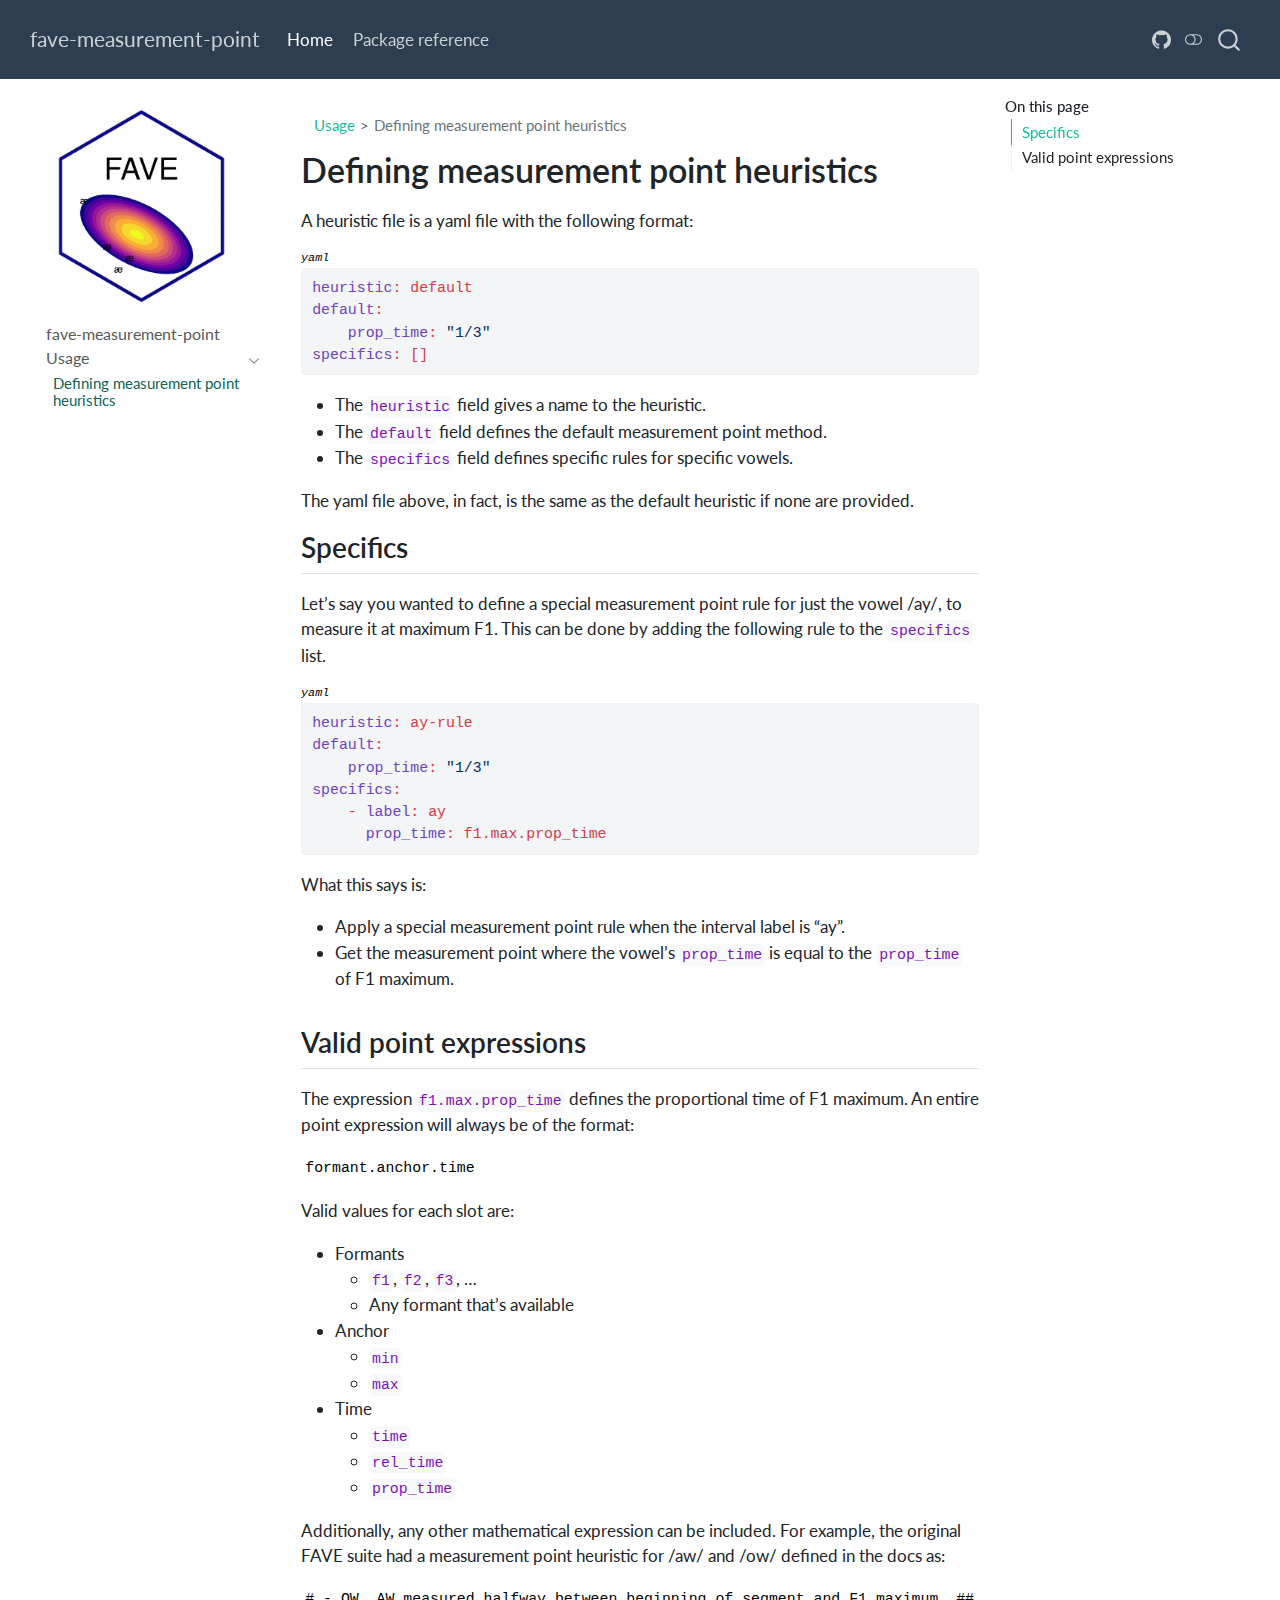
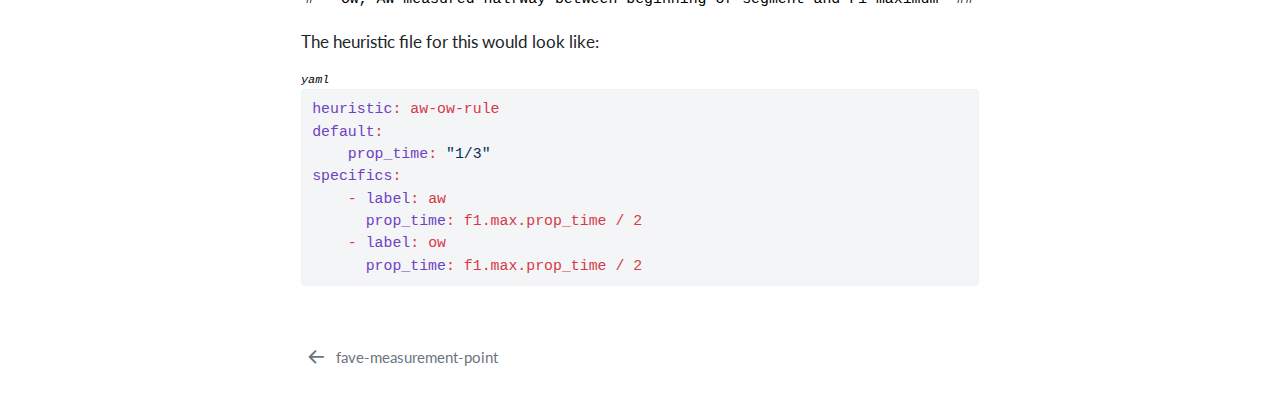
<file: usage/heuristic.html>
<!DOCTYPE html>
<html xmlns="http://www.w3.org/1999/xhtml" lang="en" xml:lang="en"><head>

<meta charset="utf-8">
<meta name="generator" content="quarto-1.6.42">

<meta name="viewport" content="width=device-width, initial-scale=1.0, user-scalable=yes">


<title>Defining measurement point heuristics – fave-measurement-point</title>
<style>
code{white-space: pre-wrap;}
span.smallcaps{font-variant: small-caps;}
div.columns{display: flex; gap: min(4vw, 1.5em);}
div.column{flex: auto; overflow-x: auto;}
div.hanging-indent{margin-left: 1.5em; text-indent: -1.5em;}
ul.task-list{list-style: none;}
ul.task-list li input[type="checkbox"] {
  width: 0.8em;
  margin: 0 0.8em 0.2em -1em; /* quarto-specific, see https://github.com/quarto-dev/quarto-cli/issues/4556 */ 
  vertical-align: middle;
}
/* CSS for syntax highlighting */
pre > code.sourceCode { white-space: pre; position: relative; }
pre > code.sourceCode > span { line-height: 1.25; }
pre > code.sourceCode > span:empty { height: 1.2em; }
.sourceCode { overflow: visible; }
code.sourceCode > span { color: inherit; text-decoration: inherit; }
div.sourceCode { margin: 1em 0; }
pre.sourceCode { margin: 0; }
@media screen {
div.sourceCode { overflow: auto; }
}
@media print {
pre > code.sourceCode { white-space: pre-wrap; }
pre > code.sourceCode > span { display: inline-block; text-indent: -5em; padding-left: 5em; }
}
pre.numberSource code
  { counter-reset: source-line 0; }
pre.numberSource code > span
  { position: relative; left: -4em; counter-increment: source-line; }
pre.numberSource code > span > a:first-child::before
  { content: counter(source-line);
    position: relative; left: -1em; text-align: right; vertical-align: baseline;
    border: none; display: inline-block;
    -webkit-touch-callout: none; -webkit-user-select: none;
    -khtml-user-select: none; -moz-user-select: none;
    -ms-user-select: none; user-select: none;
    padding: 0 4px; width: 4em;
  }
pre.numberSource { margin-left: 3em;  padding-left: 4px; }
div.sourceCode
  {   }
@media screen {
pre > code.sourceCode > span > a:first-child::before { text-decoration: underline; }
}
</style>


<script src="../site_libs/quarto-nav/quarto-nav.js"></script>
<script src="../site_libs/quarto-nav/headroom.min.js"></script>
<script src="../site_libs/clipboard/clipboard.min.js"></script>
<script src="../site_libs/quarto-search/autocomplete.umd.js"></script>
<script src="../site_libs/quarto-search/fuse.min.js"></script>
<script src="../site_libs/quarto-search/quarto-search.js"></script>
<meta name="quarto:offset" content="../">
<link href="../index.html" rel="prev">
<link href="../assets/logo.png" rel="icon" type="image/png">
<script src="../site_libs/quarto-html/quarto.js"></script>
<script src="../site_libs/quarto-html/popper.min.js"></script>
<script src="../site_libs/quarto-html/tippy.umd.min.js"></script>
<script src="../site_libs/quarto-html/anchor.min.js"></script>
<link href="../site_libs/quarto-html/tippy.css" rel="stylesheet">
<link href="../site_libs/quarto-html/quarto-syntax-highlighting-de84f8d6bb715db06a919283c2d1e787.css" rel="stylesheet" class="quarto-color-scheme" id="quarto-text-highlighting-styles">
<link href="../site_libs/quarto-html/quarto-syntax-highlighting-dark-9a023c9ade86a60361e96e3e3f11bc54.css" rel="prefetch" class="quarto-color-scheme quarto-color-alternate" id="quarto-text-highlighting-styles">
<script src="../site_libs/bootstrap/bootstrap.min.js"></script>
<link href="../site_libs/bootstrap/bootstrap-icons.css" rel="stylesheet">
<link href="../site_libs/bootstrap/bootstrap-8cf86bcb67ab4f939aa7666f40e6df60.min.css" rel="stylesheet" append-hash="true" class="quarto-color-scheme" id="quarto-bootstrap" data-mode="light">
<link href="../site_libs/bootstrap/bootstrap-dark-3be78797370dd2ac6d95da109db65c6f.min.css" rel="prefetch" append-hash="true" class="quarto-color-scheme quarto-color-alternate" id="quarto-bootstrap" data-mode="dark">
<link href="../site_libs/quarto-contrib/codenamelabel/codeblocklabel.css" rel="stylesheet">
<script id="quarto-search-options" type="application/json">{
  "location": "navbar",
  "copy-button": false,
  "collapse-after": 3,
  "panel-placement": "end",
  "type": "overlay",
  "limit": 50,
  "keyboard-shortcut": [
    "f",
    "/",
    "s"
  ],
  "show-item-context": false,
  "language": {
    "search-no-results-text": "No results",
    "search-matching-documents-text": "matching documents",
    "search-copy-link-title": "Copy link to search",
    "search-hide-matches-text": "Hide additional matches",
    "search-more-match-text": "more match in this document",
    "search-more-matches-text": "more matches in this document",
    "search-clear-button-title": "Clear",
    "search-text-placeholder": "",
    "search-detached-cancel-button-title": "Cancel",
    "search-submit-button-title": "Submit",
    "search-label": "Search"
  }
}</script>


<link rel="stylesheet" href="../styles/styles.css">
</head>

<body class="nav-sidebar floating nav-fixed">

<div id="quarto-search-results"></div>
  <header id="quarto-header" class="headroom fixed-top">
    <nav class="navbar navbar-expand-lg " data-bs-theme="dark">
      <div class="navbar-container container-fluid">
      <div class="navbar-brand-container mx-auto">
    <a class="navbar-brand" href="../index.html">
    <span class="navbar-title">fave-measurement-point</span>
    </a>
  </div>
            <div id="quarto-search" class="" title="Search"></div>
          <button class="navbar-toggler" type="button" data-bs-toggle="collapse" data-bs-target="#navbarCollapse" aria-controls="navbarCollapse" role="menu" aria-expanded="false" aria-label="Toggle navigation" onclick="if (window.quartoToggleHeadroom) { window.quartoToggleHeadroom(); }">
  <span class="navbar-toggler-icon"></span>
</button>
          <div class="collapse navbar-collapse" id="navbarCollapse">
            <ul class="navbar-nav navbar-nav-scroll me-auto">
  <li class="nav-item">
    <a class="nav-link active" href="../index.html" aria-current="page"> 
<span class="menu-text">Home</span></a>
  </li>  
  <li class="nav-item">
    <a class="nav-link" href="../reference/"> 
<span class="menu-text">Package reference</span></a>
  </li>  
</ul>
            <ul class="navbar-nav navbar-nav-scroll ms-auto">
  <li class="nav-item compact">
    <a class="nav-link" href="https://github.com/Forced-Alignment-and-Vowel-Extraction/fave-measurement-point"> <i class="bi bi-github" role="img">
</i> 
<span class="menu-text"></span></a>
  </li>  
</ul>
          </div> <!-- /navcollapse -->
            <div class="quarto-navbar-tools">
  <a href="" class="quarto-color-scheme-toggle quarto-navigation-tool  px-1" onclick="window.quartoToggleColorScheme(); return false;" title="Toggle dark mode"><i class="bi"></i></a>
</div>
      </div> <!-- /container-fluid -->
    </nav>
  <nav class="quarto-secondary-nav">
    <div class="container-fluid d-flex">
      <button type="button" class="quarto-btn-toggle btn" data-bs-toggle="collapse" role="button" data-bs-target=".quarto-sidebar-collapse-item" aria-controls="quarto-sidebar" aria-expanded="false" aria-label="Toggle sidebar navigation" onclick="if (window.quartoToggleHeadroom) { window.quartoToggleHeadroom(); }">
        <i class="bi bi-layout-text-sidebar-reverse"></i>
      </button>
        <nav class="quarto-page-breadcrumbs" aria-label="breadcrumb"><ol class="breadcrumb"><li class="breadcrumb-item"><a href="../usage/heuristic.html">Usage</a></li><li class="breadcrumb-item"><a href="../usage/heuristic.html">Defining measurement point heuristics</a></li></ol></nav>
        <a class="flex-grow-1" role="navigation" data-bs-toggle="collapse" data-bs-target=".quarto-sidebar-collapse-item" aria-controls="quarto-sidebar" aria-expanded="false" aria-label="Toggle sidebar navigation" onclick="if (window.quartoToggleHeadroom) { window.quartoToggleHeadroom(); }">      
        </a>
    </div>
  </nav>
</header>
<!-- content -->
<div id="quarto-content" class="quarto-container page-columns page-rows-contents page-layout-article page-navbar">
<!-- sidebar -->
  <nav id="quarto-sidebar" class="sidebar collapse collapse-horizontal quarto-sidebar-collapse-item sidebar-navigation floating overflow-auto">
    <div class="pt-lg-2 mt-2 text-left sidebar-header sidebar-header-stacked">
      <a href="../index.html" class="sidebar-logo-link">
      <img src="../assets/logo.png" alt="" class="sidebar-logo py-0 d-lg-inline d-none">
      </a>
      </div>
    <div class="sidebar-menu-container"> 
    <ul class="list-unstyled mt-1">
        <li class="sidebar-item">
  <div class="sidebar-item-container"> 
  <a href="../index.html" class="sidebar-item-text sidebar-link">
 <span class="menu-text">fave-measurement-point</span></a>
  </div>
</li>
        <li class="sidebar-item sidebar-item-section">
      <div class="sidebar-item-container"> 
            <a class="sidebar-item-text sidebar-link text-start" data-bs-toggle="collapse" data-bs-target="#quarto-sidebar-section-1" role="navigation" aria-expanded="true">
 <span class="menu-text">Usage</span></a>
          <a class="sidebar-item-toggle text-start" data-bs-toggle="collapse" data-bs-target="#quarto-sidebar-section-1" role="navigation" aria-expanded="true" aria-label="Toggle section">
            <i class="bi bi-chevron-right ms-2"></i>
          </a> 
      </div>
      <ul id="quarto-sidebar-section-1" class="collapse list-unstyled sidebar-section depth1 show">  
          <li class="sidebar-item">
  <div class="sidebar-item-container"> 
  <a href="../usage/heuristic.html" class="sidebar-item-text sidebar-link active">
 <span class="menu-text">Defining measurement point heuristics</span></a>
  </div>
</li>
      </ul>
  </li>
    </ul>
    </div>
</nav>
<div id="quarto-sidebar-glass" class="quarto-sidebar-collapse-item" data-bs-toggle="collapse" data-bs-target=".quarto-sidebar-collapse-item"></div>
<!-- margin-sidebar -->
    <div id="quarto-margin-sidebar" class="sidebar margin-sidebar">
        <nav id="TOC" role="doc-toc" class="toc-active">
    <h2 id="toc-title">On this page</h2>
   
  <ul>
  <li><a href="#specifics" id="toc-specifics" class="nav-link active" data-scroll-target="#specifics">Specifics</a></li>
  <li><a href="#valid-point-expressions" id="toc-valid-point-expressions" class="nav-link" data-scroll-target="#valid-point-expressions">Valid point expressions</a></li>
  </ul>
</nav>
    </div>
<!-- main -->
<main class="content" id="quarto-document-content">

<header id="title-block-header" class="quarto-title-block default"><nav class="quarto-page-breadcrumbs quarto-title-breadcrumbs d-none d-lg-block" aria-label="breadcrumb"><ol class="breadcrumb"><li class="breadcrumb-item"><a href="../usage/heuristic.html">Usage</a></li><li class="breadcrumb-item"><a href="../usage/heuristic.html">Defining measurement point heuristics</a></li></ol></nav>
<div class="quarto-title">
<h1 class="title">Defining measurement point heuristics</h1>
</div>



<div class="quarto-title-meta">

    
  
    
  </div>
  


</header>


<p>A heuristic file is a yaml file with the following format:</p>
<div class="langname">
<pre class="langname">yaml</pre>
</div>
<div class="sourceCode" id="cb1"><pre class="sourceCode yaml code-with-copy"><code class="sourceCode yaml"><span id="cb1-1"><a href="#cb1-1" aria-hidden="true" tabindex="-1"></a><span class="fu">heuristic</span><span class="kw">:</span><span class="at"> default</span></span>
<span id="cb1-2"><a href="#cb1-2" aria-hidden="true" tabindex="-1"></a><span class="fu">default</span><span class="kw">:</span></span>
<span id="cb1-3"><a href="#cb1-3" aria-hidden="true" tabindex="-1"></a><span class="at">    </span><span class="fu">prop_time</span><span class="kw">:</span><span class="at"> </span><span class="st">"1/3"</span></span>
<span id="cb1-4"><a href="#cb1-4" aria-hidden="true" tabindex="-1"></a><span class="fu">specifics</span><span class="kw">:</span><span class="at"> </span><span class="kw">[]</span></span></code><button title="Copy to Clipboard" class="code-copy-button"><i class="bi"></i></button></pre></div>
<ul>
<li>The <code>heuristic</code> field gives a name to the heuristic.</li>
<li>The <code>default</code> field defines the default measurement point method.</li>
<li>The <code>specifics</code> field defines specific rules for specific vowels.</li>
</ul>
<p>The yaml file above, in fact, is the same as the default heuristic if none are provided.</p>
<section id="specifics" class="level2">
<h2 class="anchored" data-anchor-id="specifics">Specifics</h2>
<p>Let’s say you wanted to define a special measurement point rule for just the vowel /ay/, to measure it at maximum F1. This can be done by adding the following rule to the <code>specifics</code> list.</p>
<div class="langname">
<pre class="langname">yaml</pre>
</div>
<div class="sourceCode" id="cb2"><pre class="sourceCode yaml code-with-copy"><code class="sourceCode yaml"><span id="cb2-1"><a href="#cb2-1" aria-hidden="true" tabindex="-1"></a><span class="fu">heuristic</span><span class="kw">:</span><span class="at"> ay-rule</span></span>
<span id="cb2-2"><a href="#cb2-2" aria-hidden="true" tabindex="-1"></a><span class="fu">default</span><span class="kw">:</span></span>
<span id="cb2-3"><a href="#cb2-3" aria-hidden="true" tabindex="-1"></a><span class="at">    </span><span class="fu">prop_time</span><span class="kw">:</span><span class="at"> </span><span class="st">"1/3"</span></span>
<span id="cb2-4"><a href="#cb2-4" aria-hidden="true" tabindex="-1"></a><span class="fu">specifics</span><span class="kw">:</span></span>
<span id="cb2-5"><a href="#cb2-5" aria-hidden="true" tabindex="-1"></a><span class="at">    </span><span class="kw">-</span><span class="at"> </span><span class="fu">label</span><span class="kw">:</span><span class="at"> ay</span></span>
<span id="cb2-6"><a href="#cb2-6" aria-hidden="true" tabindex="-1"></a><span class="at">      </span><span class="fu">prop_time</span><span class="kw">:</span><span class="at"> f1.max.prop_time</span></span></code><button title="Copy to Clipboard" class="code-copy-button"><i class="bi"></i></button></pre></div>
<p>What this says is:</p>
<ul>
<li>Apply a special measurement point rule when the interval label is “ay”.</li>
<li>Get the measurement point where the vowel’s <code>prop_time</code> is equal to the <code>prop_time</code> of F1 maximum.</li>
</ul>
</section>
<section id="valid-point-expressions" class="level2">
<h2 class="anchored" data-anchor-id="valid-point-expressions">Valid point expressions</h2>
<p>The expression <code>f1.max.prop_time</code> defines the proportional time of F1 maximum. An entire point expression will always be of the format:</p>
<pre><code>formant.anchor.time</code></pre>
<p>Valid values for each slot are:</p>
<ul>
<li>Formants
<ul>
<li><code>f1</code>, <code>f2</code>, <code>f3</code>, …</li>
<li>Any formant that’s available</li>
</ul></li>
<li>Anchor
<ul>
<li><code>min</code></li>
<li><code>max</code></li>
</ul></li>
<li>Time
<ul>
<li><code>time</code></li>
<li><code>rel_time</code></li>
<li><code>prop_time</code></li>
</ul></li>
</ul>
<p>Additionally, any other mathematical expression can be included. For example, the original FAVE suite had a measurement point heuristic for /aw/ and /ow/ defined in the docs as:</p>
<pre><code># - OW, AW measured halfway between beginning of segment and F1 maximum  ##</code></pre>
<p>The heuristic file for this would look like:</p>
<div class="langname">
<pre class="langname">yaml</pre>
</div>
<div class="sourceCode" id="cb5"><pre class="sourceCode yaml code-with-copy"><code class="sourceCode yaml"><span id="cb5-1"><a href="#cb5-1" aria-hidden="true" tabindex="-1"></a><span class="fu">heuristic</span><span class="kw">:</span><span class="at"> aw-ow-rule</span></span>
<span id="cb5-2"><a href="#cb5-2" aria-hidden="true" tabindex="-1"></a><span class="fu">default</span><span class="kw">:</span></span>
<span id="cb5-3"><a href="#cb5-3" aria-hidden="true" tabindex="-1"></a><span class="at">    </span><span class="fu">prop_time</span><span class="kw">:</span><span class="at"> </span><span class="st">"1/3"</span></span>
<span id="cb5-4"><a href="#cb5-4" aria-hidden="true" tabindex="-1"></a><span class="fu">specifics</span><span class="kw">:</span></span>
<span id="cb5-5"><a href="#cb5-5" aria-hidden="true" tabindex="-1"></a><span class="at">    </span><span class="kw">-</span><span class="at"> </span><span class="fu">label</span><span class="kw">:</span><span class="at"> aw</span></span>
<span id="cb5-6"><a href="#cb5-6" aria-hidden="true" tabindex="-1"></a><span class="at">      </span><span class="fu">prop_time</span><span class="kw">:</span><span class="at"> f1.max.prop_time / 2</span></span>
<span id="cb5-7"><a href="#cb5-7" aria-hidden="true" tabindex="-1"></a><span class="at">    </span><span class="kw">-</span><span class="at"> </span><span class="fu">label</span><span class="kw">:</span><span class="at"> ow</span></span>
<span id="cb5-8"><a href="#cb5-8" aria-hidden="true" tabindex="-1"></a><span class="at">      </span><span class="fu">prop_time</span><span class="kw">:</span><span class="at"> f1.max.prop_time / 2</span></span></code><button title="Copy to Clipboard" class="code-copy-button"><i class="bi"></i></button></pre></div>


</section>

</main> <!-- /main -->
<script id="quarto-html-after-body" type="application/javascript">
window.document.addEventListener("DOMContentLoaded", function (event) {
  const toggleBodyColorMode = (bsSheetEl) => {
    const mode = bsSheetEl.getAttribute("data-mode");
    const bodyEl = window.document.querySelector("body");
    if (mode === "dark") {
      bodyEl.classList.add("quarto-dark");
      bodyEl.classList.remove("quarto-light");
    } else {
      bodyEl.classList.add("quarto-light");
      bodyEl.classList.remove("quarto-dark");
    }
  }
  const toggleBodyColorPrimary = () => {
    const bsSheetEl = window.document.querySelector("link#quarto-bootstrap");
    if (bsSheetEl) {
      toggleBodyColorMode(bsSheetEl);
    }
  }
  toggleBodyColorPrimary();  
  const disableStylesheet = (stylesheets) => {
    for (let i=0; i < stylesheets.length; i++) {
      const stylesheet = stylesheets[i];
      stylesheet.rel = 'prefetch';
    }
  }
  const enableStylesheet = (stylesheets) => {
    for (let i=0; i < stylesheets.length; i++) {
      const stylesheet = stylesheets[i];
      stylesheet.rel = 'stylesheet';
    }
  }
  const manageTransitions = (selector, allowTransitions) => {
    const els = window.document.querySelectorAll(selector);
    for (let i=0; i < els.length; i++) {
      const el = els[i];
      if (allowTransitions) {
        el.classList.remove('notransition');
      } else {
        el.classList.add('notransition');
      }
    }
  }
  const toggleGiscusIfUsed = (isAlternate, darkModeDefault) => {
    const baseTheme = document.querySelector('#giscus-base-theme')?.value ?? 'light';
    const alternateTheme = document.querySelector('#giscus-alt-theme')?.value ?? 'dark';
    let newTheme = '';
    if(darkModeDefault) {
      newTheme = isAlternate ? baseTheme : alternateTheme;
    } else {
      newTheme = isAlternate ? alternateTheme : baseTheme;
    }
    const changeGiscusTheme = () => {
      // From: https://github.com/giscus/giscus/issues/336
      const sendMessage = (message) => {
        const iframe = document.querySelector('iframe.giscus-frame');
        if (!iframe) return;
        iframe.contentWindow.postMessage({ giscus: message }, 'https://giscus.app');
      }
      sendMessage({
        setConfig: {
          theme: newTheme
        }
      });
    }
    const isGiscussLoaded = window.document.querySelector('iframe.giscus-frame') !== null;
    if (isGiscussLoaded) {
      changeGiscusTheme();
    }
  }
  const toggleColorMode = (alternate) => {
    // Switch the stylesheets
    const alternateStylesheets = window.document.querySelectorAll('link.quarto-color-scheme.quarto-color-alternate');
    manageTransitions('#quarto-margin-sidebar .nav-link', false);
    if (alternate) {
      enableStylesheet(alternateStylesheets);
      for (const sheetNode of alternateStylesheets) {
        if (sheetNode.id === "quarto-bootstrap") {
          toggleBodyColorMode(sheetNode);
        }
      }
    } else {
      disableStylesheet(alternateStylesheets);
      toggleBodyColorPrimary();
    }
    manageTransitions('#quarto-margin-sidebar .nav-link', true);
    // Switch the toggles
    const toggles = window.document.querySelectorAll('.quarto-color-scheme-toggle');
    for (let i=0; i < toggles.length; i++) {
      const toggle = toggles[i];
      if (toggle) {
        if (alternate) {
          toggle.classList.add("alternate");     
        } else {
          toggle.classList.remove("alternate");
        }
      }
    }
    // Hack to workaround the fact that safari doesn't
    // properly recolor the scrollbar when toggling (#1455)
    if (navigator.userAgent.indexOf('Safari') > 0 && navigator.userAgent.indexOf('Chrome') == -1) {
      manageTransitions("body", false);
      window.scrollTo(0, 1);
      setTimeout(() => {
        window.scrollTo(0, 0);
        manageTransitions("body", true);
      }, 40);  
    }
  }
  const isFileUrl = () => { 
    return window.location.protocol === 'file:';
  }
  const hasAlternateSentinel = () => {  
    let styleSentinel = getColorSchemeSentinel();
    if (styleSentinel !== null) {
      return styleSentinel === "alternate";
    } else {
      return false;
    }
  }
  const setStyleSentinel = (alternate) => {
    const value = alternate ? "alternate" : "default";
    if (!isFileUrl()) {
      window.localStorage.setItem("quarto-color-scheme", value);
    } else {
      localAlternateSentinel = value;
    }
  }
  const getColorSchemeSentinel = () => {
    if (!isFileUrl()) {
      const storageValue = window.localStorage.getItem("quarto-color-scheme");
      return storageValue != null ? storageValue : localAlternateSentinel;
    } else {
      return localAlternateSentinel;
    }
  }
  const darkModeDefault = false;
  let localAlternateSentinel = darkModeDefault ? 'alternate' : 'default';
  // Dark / light mode switch
  window.quartoToggleColorScheme = () => {
    // Read the current dark / light value 
    let toAlternate = !hasAlternateSentinel();
    toggleColorMode(toAlternate);
    setStyleSentinel(toAlternate);
    toggleGiscusIfUsed(toAlternate, darkModeDefault);
  };
  // Ensure there is a toggle, if there isn't float one in the top right
  if (window.document.querySelector('.quarto-color-scheme-toggle') === null) {
    const a = window.document.createElement('a');
    a.classList.add('top-right');
    a.classList.add('quarto-color-scheme-toggle');
    a.href = "";
    a.onclick = function() { try { window.quartoToggleColorScheme(); } catch {} return false; };
    const i = window.document.createElement("i");
    i.classList.add('bi');
    a.appendChild(i);
    window.document.body.appendChild(a);
  }
  // Switch to dark mode if need be
  if (hasAlternateSentinel()) {
    toggleColorMode(true);
  } else {
    toggleColorMode(false);
  }
  const icon = "";
  const anchorJS = new window.AnchorJS();
  anchorJS.options = {
    placement: 'right',
    icon: icon
  };
  anchorJS.add('.anchored');
  const isCodeAnnotation = (el) => {
    for (const clz of el.classList) {
      if (clz.startsWith('code-annotation-')) {                     
        return true;
      }
    }
    return false;
  }
  const onCopySuccess = function(e) {
    // button target
    const button = e.trigger;
    // don't keep focus
    button.blur();
    // flash "checked"
    button.classList.add('code-copy-button-checked');
    var currentTitle = button.getAttribute("title");
    button.setAttribute("title", "Copied!");
    let tooltip;
    if (window.bootstrap) {
      button.setAttribute("data-bs-toggle", "tooltip");
      button.setAttribute("data-bs-placement", "left");
      button.setAttribute("data-bs-title", "Copied!");
      tooltip = new bootstrap.Tooltip(button, 
        { trigger: "manual", 
          customClass: "code-copy-button-tooltip",
          offset: [0, -8]});
      tooltip.show();    
    }
    setTimeout(function() {
      if (tooltip) {
        tooltip.hide();
        button.removeAttribute("data-bs-title");
        button.removeAttribute("data-bs-toggle");
        button.removeAttribute("data-bs-placement");
      }
      button.setAttribute("title", currentTitle);
      button.classList.remove('code-copy-button-checked');
    }, 1000);
    // clear code selection
    e.clearSelection();
  }
  const getTextToCopy = function(trigger) {
      const codeEl = trigger.previousElementSibling.cloneNode(true);
      for (const childEl of codeEl.children) {
        if (isCodeAnnotation(childEl)) {
          childEl.remove();
        }
      }
      return codeEl.innerText;
  }
  const clipboard = new window.ClipboardJS('.code-copy-button:not([data-in-quarto-modal])', {
    text: getTextToCopy
  });
  clipboard.on('success', onCopySuccess);
  if (window.document.getElementById('quarto-embedded-source-code-modal')) {
    const clipboardModal = new window.ClipboardJS('.code-copy-button[data-in-quarto-modal]', {
      text: getTextToCopy,
      container: window.document.getElementById('quarto-embedded-source-code-modal')
    });
    clipboardModal.on('success', onCopySuccess);
  }
    var localhostRegex = new RegExp(/^(?:http|https):\/\/localhost\:?[0-9]*\//);
    var mailtoRegex = new RegExp(/^mailto:/);
      var filterRegex = new RegExp("https:\/\/Forced-Alignment-and-Vowel-Extraction\.github\.io\/fave-measurement-point\/");
    var isInternal = (href) => {
        return filterRegex.test(href) || localhostRegex.test(href) || mailtoRegex.test(href);
    }
    // Inspect non-navigation links and adorn them if external
 	var links = window.document.querySelectorAll('a[href]:not(.nav-link):not(.navbar-brand):not(.toc-action):not(.sidebar-link):not(.sidebar-item-toggle):not(.pagination-link):not(.no-external):not([aria-hidden]):not(.dropdown-item):not(.quarto-navigation-tool):not(.about-link)');
    for (var i=0; i<links.length; i++) {
      const link = links[i];
      if (!isInternal(link.href)) {
        // undo the damage that might have been done by quarto-nav.js in the case of
        // links that we want to consider external
        if (link.dataset.originalHref !== undefined) {
          link.href = link.dataset.originalHref;
        }
      }
    }
  function tippyHover(el, contentFn, onTriggerFn, onUntriggerFn) {
    const config = {
      allowHTML: true,
      maxWidth: 500,
      delay: 100,
      arrow: false,
      appendTo: function(el) {
          return el.parentElement;
      },
      interactive: true,
      interactiveBorder: 10,
      theme: 'quarto',
      placement: 'bottom-start',
    };
    if (contentFn) {
      config.content = contentFn;
    }
    if (onTriggerFn) {
      config.onTrigger = onTriggerFn;
    }
    if (onUntriggerFn) {
      config.onUntrigger = onUntriggerFn;
    }
    window.tippy(el, config); 
  }
  const noterefs = window.document.querySelectorAll('a[role="doc-noteref"]');
  for (var i=0; i<noterefs.length; i++) {
    const ref = noterefs[i];
    tippyHover(ref, function() {
      // use id or data attribute instead here
      let href = ref.getAttribute('data-footnote-href') || ref.getAttribute('href');
      try { href = new URL(href).hash; } catch {}
      const id = href.replace(/^#\/?/, "");
      const note = window.document.getElementById(id);
      if (note) {
        return note.innerHTML;
      } else {
        return "";
      }
    });
  }
  const xrefs = window.document.querySelectorAll('a.quarto-xref');
  const processXRef = (id, note) => {
    // Strip column container classes
    const stripColumnClz = (el) => {
      el.classList.remove("page-full", "page-columns");
      if (el.children) {
        for (const child of el.children) {
          stripColumnClz(child);
        }
      }
    }
    stripColumnClz(note)
    if (id === null || id.startsWith('sec-')) {
      // Special case sections, only their first couple elements
      const container = document.createElement("div");
      if (note.children && note.children.length > 2) {
        container.appendChild(note.children[0].cloneNode(true));
        for (let i = 1; i < note.children.length; i++) {
          const child = note.children[i];
          if (child.tagName === "P" && child.innerText === "") {
            continue;
          } else {
            container.appendChild(child.cloneNode(true));
            break;
          }
        }
        if (window.Quarto?.typesetMath) {
          window.Quarto.typesetMath(container);
        }
        return container.innerHTML
      } else {
        if (window.Quarto?.typesetMath) {
          window.Quarto.typesetMath(note);
        }
        return note.innerHTML;
      }
    } else {
      // Remove any anchor links if they are present
      const anchorLink = note.querySelector('a.anchorjs-link');
      if (anchorLink) {
        anchorLink.remove();
      }
      if (window.Quarto?.typesetMath) {
        window.Quarto.typesetMath(note);
      }
      if (note.classList.contains("callout")) {
        return note.outerHTML;
      } else {
        return note.innerHTML;
      }
    }
  }
  for (var i=0; i<xrefs.length; i++) {
    const xref = xrefs[i];
    tippyHover(xref, undefined, function(instance) {
      instance.disable();
      let url = xref.getAttribute('href');
      let hash = undefined; 
      if (url.startsWith('#')) {
        hash = url;
      } else {
        try { hash = new URL(url).hash; } catch {}
      }
      if (hash) {
        const id = hash.replace(/^#\/?/, "");
        const note = window.document.getElementById(id);
        if (note !== null) {
          try {
            const html = processXRef(id, note.cloneNode(true));
            instance.setContent(html);
          } finally {
            instance.enable();
            instance.show();
          }
        } else {
          // See if we can fetch this
          fetch(url.split('#')[0])
          .then(res => res.text())
          .then(html => {
            const parser = new DOMParser();
            const htmlDoc = parser.parseFromString(html, "text/html");
            const note = htmlDoc.getElementById(id);
            if (note !== null) {
              const html = processXRef(id, note);
              instance.setContent(html);
            } 
          }).finally(() => {
            instance.enable();
            instance.show();
          });
        }
      } else {
        // See if we can fetch a full url (with no hash to target)
        // This is a special case and we should probably do some content thinning / targeting
        fetch(url)
        .then(res => res.text())
        .then(html => {
          const parser = new DOMParser();
          const htmlDoc = parser.parseFromString(html, "text/html");
          const note = htmlDoc.querySelector('main.content');
          if (note !== null) {
            // This should only happen for chapter cross references
            // (since there is no id in the URL)
            // remove the first header
            if (note.children.length > 0 && note.children[0].tagName === "HEADER") {
              note.children[0].remove();
            }
            const html = processXRef(null, note);
            instance.setContent(html);
          } 
        }).finally(() => {
          instance.enable();
          instance.show();
        });
      }
    }, function(instance) {
    });
  }
      let selectedAnnoteEl;
      const selectorForAnnotation = ( cell, annotation) => {
        let cellAttr = 'data-code-cell="' + cell + '"';
        let lineAttr = 'data-code-annotation="' +  annotation + '"';
        const selector = 'span[' + cellAttr + '][' + lineAttr + ']';
        return selector;
      }
      const selectCodeLines = (annoteEl) => {
        const doc = window.document;
        const targetCell = annoteEl.getAttribute("data-target-cell");
        const targetAnnotation = annoteEl.getAttribute("data-target-annotation");
        const annoteSpan = window.document.querySelector(selectorForAnnotation(targetCell, targetAnnotation));
        const lines = annoteSpan.getAttribute("data-code-lines").split(",");
        const lineIds = lines.map((line) => {
          return targetCell + "-" + line;
        })
        let top = null;
        let height = null;
        let parent = null;
        if (lineIds.length > 0) {
            //compute the position of the single el (top and bottom and make a div)
            const el = window.document.getElementById(lineIds[0]);
            top = el.offsetTop;
            height = el.offsetHeight;
            parent = el.parentElement.parentElement;
          if (lineIds.length > 1) {
            const lastEl = window.document.getElementById(lineIds[lineIds.length - 1]);
            const bottom = lastEl.offsetTop + lastEl.offsetHeight;
            height = bottom - top;
          }
          if (top !== null && height !== null && parent !== null) {
            // cook up a div (if necessary) and position it 
            let div = window.document.getElementById("code-annotation-line-highlight");
            if (div === null) {
              div = window.document.createElement("div");
              div.setAttribute("id", "code-annotation-line-highlight");
              div.style.position = 'absolute';
              parent.appendChild(div);
            }
            div.style.top = top - 2 + "px";
            div.style.height = height + 4 + "px";
            div.style.left = 0;
            let gutterDiv = window.document.getElementById("code-annotation-line-highlight-gutter");
            if (gutterDiv === null) {
              gutterDiv = window.document.createElement("div");
              gutterDiv.setAttribute("id", "code-annotation-line-highlight-gutter");
              gutterDiv.style.position = 'absolute';
              const codeCell = window.document.getElementById(targetCell);
              const gutter = codeCell.querySelector('.code-annotation-gutter');
              gutter.appendChild(gutterDiv);
            }
            gutterDiv.style.top = top - 2 + "px";
            gutterDiv.style.height = height + 4 + "px";
          }
          selectedAnnoteEl = annoteEl;
        }
      };
      const unselectCodeLines = () => {
        const elementsIds = ["code-annotation-line-highlight", "code-annotation-line-highlight-gutter"];
        elementsIds.forEach((elId) => {
          const div = window.document.getElementById(elId);
          if (div) {
            div.remove();
          }
        });
        selectedAnnoteEl = undefined;
      };
        // Handle positioning of the toggle
    window.addEventListener(
      "resize",
      throttle(() => {
        elRect = undefined;
        if (selectedAnnoteEl) {
          selectCodeLines(selectedAnnoteEl);
        }
      }, 10)
    );
    function throttle(fn, ms) {
    let throttle = false;
    let timer;
      return (...args) => {
        if(!throttle) { // first call gets through
            fn.apply(this, args);
            throttle = true;
        } else { // all the others get throttled
            if(timer) clearTimeout(timer); // cancel #2
            timer = setTimeout(() => {
              fn.apply(this, args);
              timer = throttle = false;
            }, ms);
        }
      };
    }
      // Attach click handler to the DT
      const annoteDls = window.document.querySelectorAll('dt[data-target-cell]');
      for (const annoteDlNode of annoteDls) {
        annoteDlNode.addEventListener('click', (event) => {
          const clickedEl = event.target;
          if (clickedEl !== selectedAnnoteEl) {
            unselectCodeLines();
            const activeEl = window.document.querySelector('dt[data-target-cell].code-annotation-active');
            if (activeEl) {
              activeEl.classList.remove('code-annotation-active');
            }
            selectCodeLines(clickedEl);
            clickedEl.classList.add('code-annotation-active');
          } else {
            // Unselect the line
            unselectCodeLines();
            clickedEl.classList.remove('code-annotation-active');
          }
        });
      }
  const findCites = (el) => {
    const parentEl = el.parentElement;
    if (parentEl) {
      const cites = parentEl.dataset.cites;
      if (cites) {
        return {
          el,
          cites: cites.split(' ')
        };
      } else {
        return findCites(el.parentElement)
      }
    } else {
      return undefined;
    }
  };
  var bibliorefs = window.document.querySelectorAll('a[role="doc-biblioref"]');
  for (var i=0; i<bibliorefs.length; i++) {
    const ref = bibliorefs[i];
    const citeInfo = findCites(ref);
    if (citeInfo) {
      tippyHover(citeInfo.el, function() {
        var popup = window.document.createElement('div');
        citeInfo.cites.forEach(function(cite) {
          var citeDiv = window.document.createElement('div');
          citeDiv.classList.add('hanging-indent');
          citeDiv.classList.add('csl-entry');
          var biblioDiv = window.document.getElementById('ref-' + cite);
          if (biblioDiv) {
            citeDiv.innerHTML = biblioDiv.innerHTML;
          }
          popup.appendChild(citeDiv);
        });
        return popup.innerHTML;
      });
    }
  }
});
</script>
<nav class="page-navigation">
  <div class="nav-page nav-page-previous">
      <a href="../index.html" class="pagination-link" aria-label="fave-measurement-point">
        <i class="bi bi-arrow-left-short"></i> <span class="nav-page-text">fave-measurement-point</span>
      </a>          
  </div>
  <div class="nav-page nav-page-next">
  </div>
</nav>
</div> <!-- /content -->




</body></html>
</file>
<file: site_libs/quarto-html/tippy.css>
.tippy-box[data-animation=fade][data-state=hidden]{opacity:0}[data-tippy-root]{max-width:calc(100vw - 10px)}.tippy-box{position:relative;background-color:#333;color:#fff;border-radius:4px;font-size:14px;line-height:1.4;white-space:normal;outline:0;transition-property:transform,visibility,opacity}.tippy-box[data-placement^=top]>.tippy-arrow{bottom:0}.tippy-box[data-placement^=top]>.tippy-arrow:before{bottom:-7px;left:0;border-width:8px 8px 0;border-top-color:initial;transform-origin:center top}.tippy-box[data-placement^=bottom]>.tippy-arrow{top:0}.tippy-box[data-placement^=bottom]>.tippy-arrow:before{top:-7px;left:0;border-width:0 8px 8px;border-bottom-color:initial;transform-origin:center bottom}.tippy-box[data-placement^=left]>.tippy-arrow{right:0}.tippy-box[data-placement^=left]>.tippy-arrow:before{border-width:8px 0 8px 8px;border-left-color:initial;right:-7px;transform-origin:center left}.tippy-box[data-placement^=right]>.tippy-arrow{left:0}.tippy-box[data-placement^=right]>.tippy-arrow:before{left:-7px;border-width:8px 8px 8px 0;border-right-color:initial;transform-origin:center right}.tippy-box[data-inertia][data-state=visible]{transition-timing-function:cubic-bezier(.54,1.5,.38,1.11)}.tippy-arrow{width:16px;height:16px;color:#333}.tippy-arrow:before{content:"";position:absolute;border-color:transparent;border-style:solid}.tippy-content{position:relative;padding:5px 9px;z-index:1}
</file>
<file: site_libs/quarto-html/quarto-syntax-highlighting-de84f8d6bb715db06a919283c2d1e787.css>
/* quarto syntax highlight colors */
:root {
  --quarto-hl-al-color: #ff5555;
  --quarto-hl-an-color: #6a737d;
  --quarto-hl-at-color: #d73a49;
  --quarto-hl-bn-color: #005cc5;
  --quarto-hl-bu-color: #d73a49;
  --quarto-hl-ch-color: #032f62;
  --quarto-hl-co-color: #6a737d;
  --quarto-hl-cv-color: #6a737d;
  --quarto-hl-cn-color: #005cc5;
  --quarto-hl-cf-color: #d73a49;
  --quarto-hl-dt-color: #d73a49;
  --quarto-hl-dv-color: #005cc5;
  --quarto-hl-do-color: #6a737d;
  --quarto-hl-er-color: #ff5555;
  --quarto-hl-ex-color: #d73a49;
  --quarto-hl-fl-color: #005cc5;
  --quarto-hl-fu-color: #6f42c1;
  --quarto-hl-im-color: #032f62;
  --quarto-hl-in-color: #6a737d;
  --quarto-hl-kw-color: #d73a49;
  --quarto-hl-op-color: #24292e;
  --quarto-hl-pp-color: #d73a49;
  --quarto-hl-re-color: #6a737d;
  --quarto-hl-sc-color: #005cc5;
  --quarto-hl-ss-color: #032f62;
  --quarto-hl-st-color: #032f62;
  --quarto-hl-va-color: #e36209;
  --quarto-hl-vs-color: #032f62;
  --quarto-hl-wa-color: #ff5555;
}

/* other quarto variables */
:root {
  --quarto-font-monospace: SFMono-Regular, Menlo, Monaco, Consolas, "Liberation Mono", "Courier New", monospace;
}

code span.al {
  font-weight: bold;
  color: #ff5555;
}

code span.an {
  color: #6a737d;
}

code span.at {
  color: #d73a49;
}

code span.bn {
  color: #005cc5;
}

code span.bu {
  color: #d73a49;
}

code span.ch {
  color: #032f62;
}

code span.co {
  color: #6a737d;
}

code span.cv {
  color: #6a737d;
}

code span.cn {
  color: #005cc5;
}

code span.cf {
  color: #d73a49;
}

code span.dt {
  color: #d73a49;
}

code span.dv {
  color: #005cc5;
}

code span.do {
  color: #6a737d;
}

code span.er {
  color: #ff5555;
  text-decoration: underline;
}

code span.ex {
  font-weight: bold;
  color: #d73a49;
}

code span.fl {
  color: #005cc5;
}

code span.fu {
  color: #6f42c1;
}

code span.im {
  color: #032f62;
}

code span.in {
  color: #6a737d;
}

code span.kw {
  color: #d73a49;
}

pre > code.sourceCode > span {
  color: #24292e;
}

code span {
  color: #24292e;
}

code.sourceCode > span {
  color: #24292e;
}

div.sourceCode,
div.sourceCode pre.sourceCode {
  color: #24292e;
}

code span.op {
  color: #24292e;
}

code span.pp {
  color: #d73a49;
}

code span.re {
  color: #6a737d;
}

code span.sc {
  color: #005cc5;
}

code span.ss {
  color: #032f62;
}

code span.st {
  color: #032f62;
}

code span.va {
  color: #e36209;
}

code span.vs {
  color: #032f62;
}

code span.wa {
  color: #ff5555;
}

.prevent-inlining {
  content: "</";
}

/*# sourceMappingURL=5958b9b1823138480980a6d9d826fad2.css.map */
</file>
<file: site_libs/quarto-html/quarto-syntax-highlighting-dark-9a023c9ade86a60361e96e3e3f11bc54.css>
/* quarto syntax highlight colors */
:root {
  --quarto-hl-al-color: #ff5555;
  --quarto-hl-an-color: #6a737d;
  --quarto-hl-at-color: #f97583;
  --quarto-hl-bn-color: #79b8ff;
  --quarto-hl-bu-color: #f97583;
  --quarto-hl-ch-color: #9ecbff;
  --quarto-hl-co-color: #6a737d;
  --quarto-hl-cv-color: #6a737d;
  --quarto-hl-cn-color: #79b8ff;
  --quarto-hl-cf-color: #f97583;
  --quarto-hl-dt-color: #f97583;
  --quarto-hl-dv-color: #79b8ff;
  --quarto-hl-do-color: #6a737d;
  --quarto-hl-er-color: #ff5555;
  --quarto-hl-ex-color: #f97583;
  --quarto-hl-fl-color: #79b8ff;
  --quarto-hl-fu-color: #b392f0;
  --quarto-hl-im-color: #9ecbff;
  --quarto-hl-in-color: #6a737d;
  --quarto-hl-kw-color: #f97583;
  --quarto-hl-op-color: #e1e4e8;
  --quarto-hl-pp-color: #f97583;
  --quarto-hl-re-color: #6a737d;
  --quarto-hl-sc-color: #79b8ff;
  --quarto-hl-ss-color: #9ecbff;
  --quarto-hl-st-color: #9ecbff;
  --quarto-hl-va-color: #ffab70;
  --quarto-hl-vs-color: #9ecbff;
  --quarto-hl-wa-color: #ff5555;
}

/* other quarto variables */
:root {
  --quarto-font-monospace: SFMono-Regular, Menlo, Monaco, Consolas, "Liberation Mono", "Courier New", monospace;
}

code span.al {
  font-weight: bold;
  color: #ff5555;
}

code span.an {
  color: #6a737d;
}

code span.at {
  color: #f97583;
}

code span.bn {
  color: #79b8ff;
}

code span.bu {
  color: #f97583;
}

code span.ch {
  color: #9ecbff;
}

code span.co {
  color: #6a737d;
}

code span.cv {
  color: #6a737d;
}

code span.cn {
  color: #79b8ff;
}

code span.cf {
  color: #f97583;
}

code span.dt {
  color: #f97583;
}

code span.dv {
  color: #79b8ff;
}

code span.do {
  color: #6a737d;
}

code span.er {
  color: #ff5555;
  text-decoration: underline;
}

code span.ex {
  font-weight: bold;
  color: #f97583;
}

code span.fl {
  color: #79b8ff;
}

code span.fu {
  color: #b392f0;
}

code span.im {
  color: #9ecbff;
}

code span.in {
  color: #6a737d;
}

code span.kw {
  color: #f97583;
}

pre > code.sourceCode > span {
  color: #e1e4e8;
}

code span {
  color: #e1e4e8;
}

code.sourceCode > span {
  color: #e1e4e8;
}

div.sourceCode,
div.sourceCode pre.sourceCode {
  color: #e1e4e8;
}

code span.op {
  color: #e1e4e8;
}

code span.pp {
  color: #f97583;
}

code span.re {
  color: #6a737d;
}

code span.sc {
  color: #79b8ff;
}

code span.ss {
  color: #9ecbff;
}

code span.st {
  color: #9ecbff;
}

code span.va {
  color: #ffab70;
}

code span.vs {
  color: #9ecbff;
}

code span.wa {
  color: #ff5555;
}

.prevent-inlining {
  content: "</";
}

/*# sourceMappingURL=8de98c2b9c397292a29b2bce9eb39a87.css.map */
</file>
<file: site_libs/quarto-contrib/codenamelabel/codeblocklabel.css>
.langname {
    margin-bottom: 0%;
    padding-bottom: 0%;
    font-style: italic;
    font-size:smaller;
}

.sourceCode[id]{
    margin-top: 0%;
}
</file>
<file: styles/styles.css>
.cell:not(.page-full):has(.cell-output){
    padding: 2%;
    border-radius: 10px;
    margin-bottom: 1em;
 }
</file>
